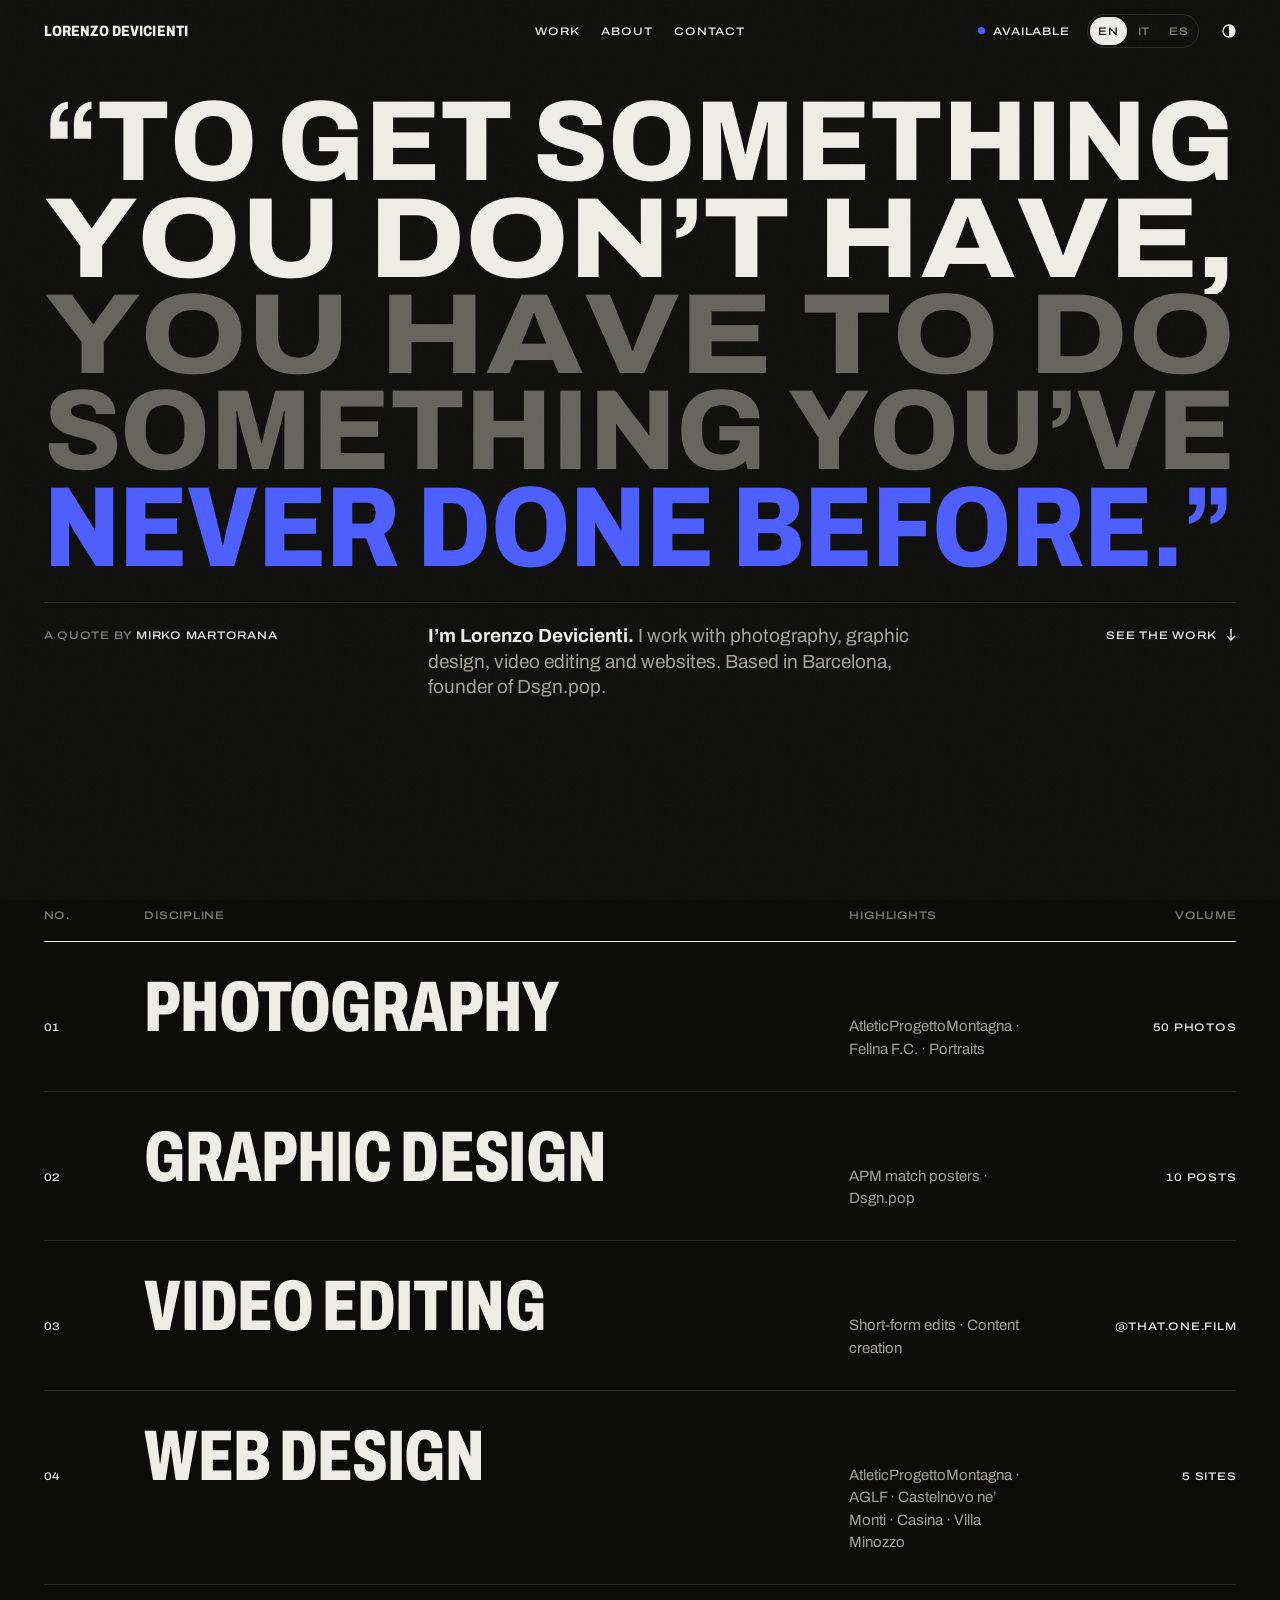
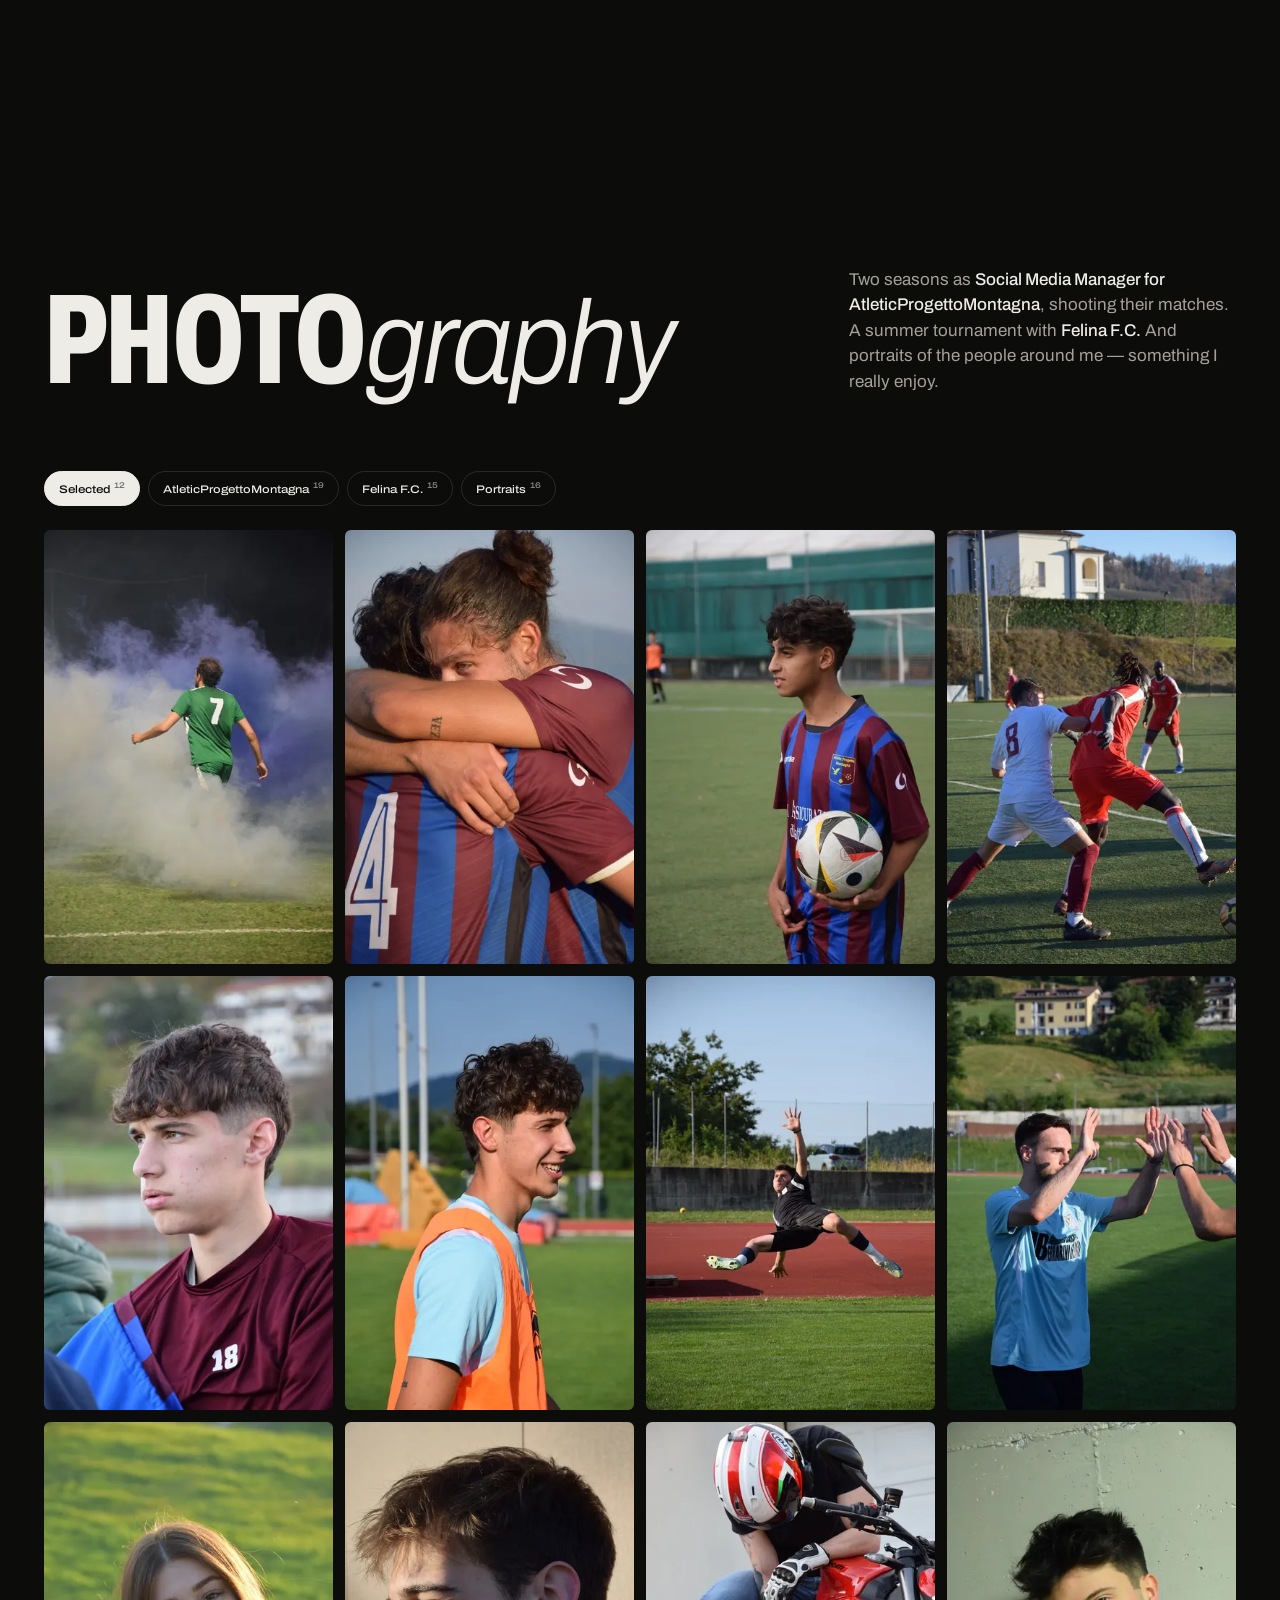
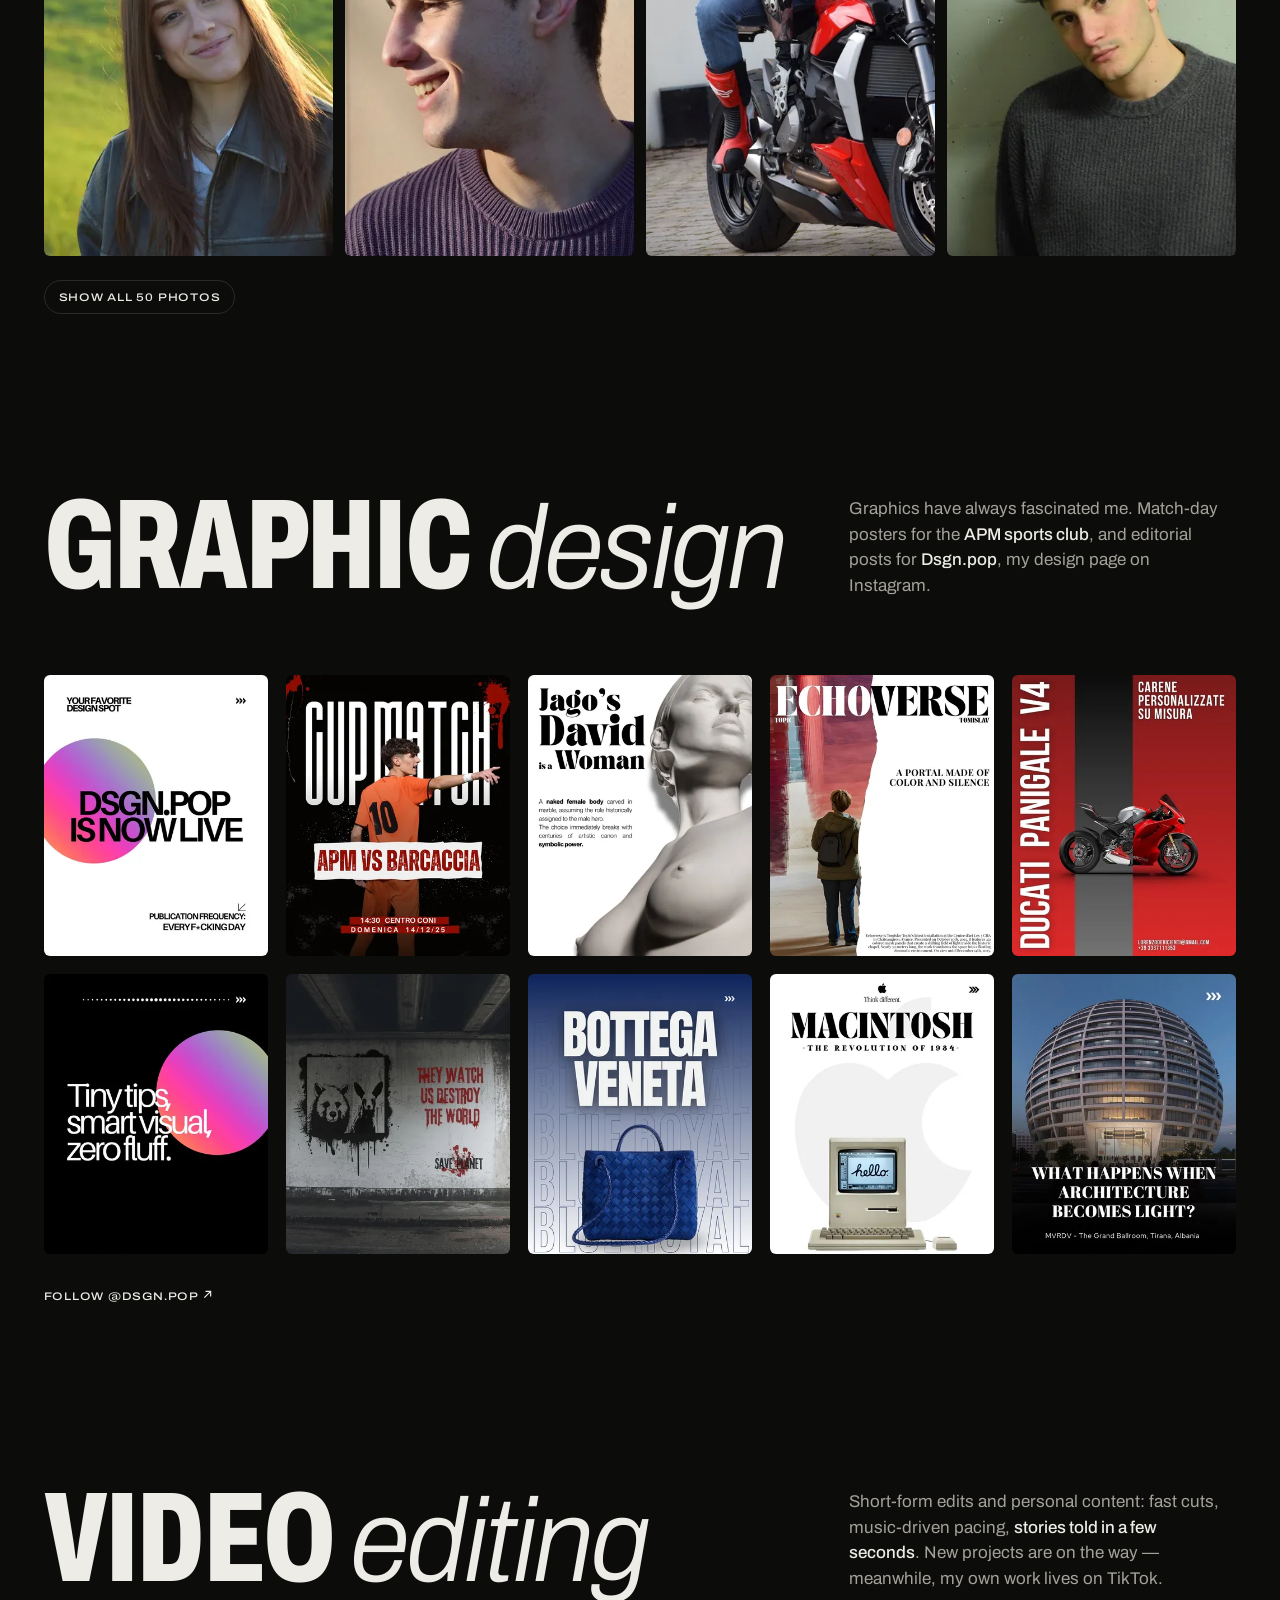
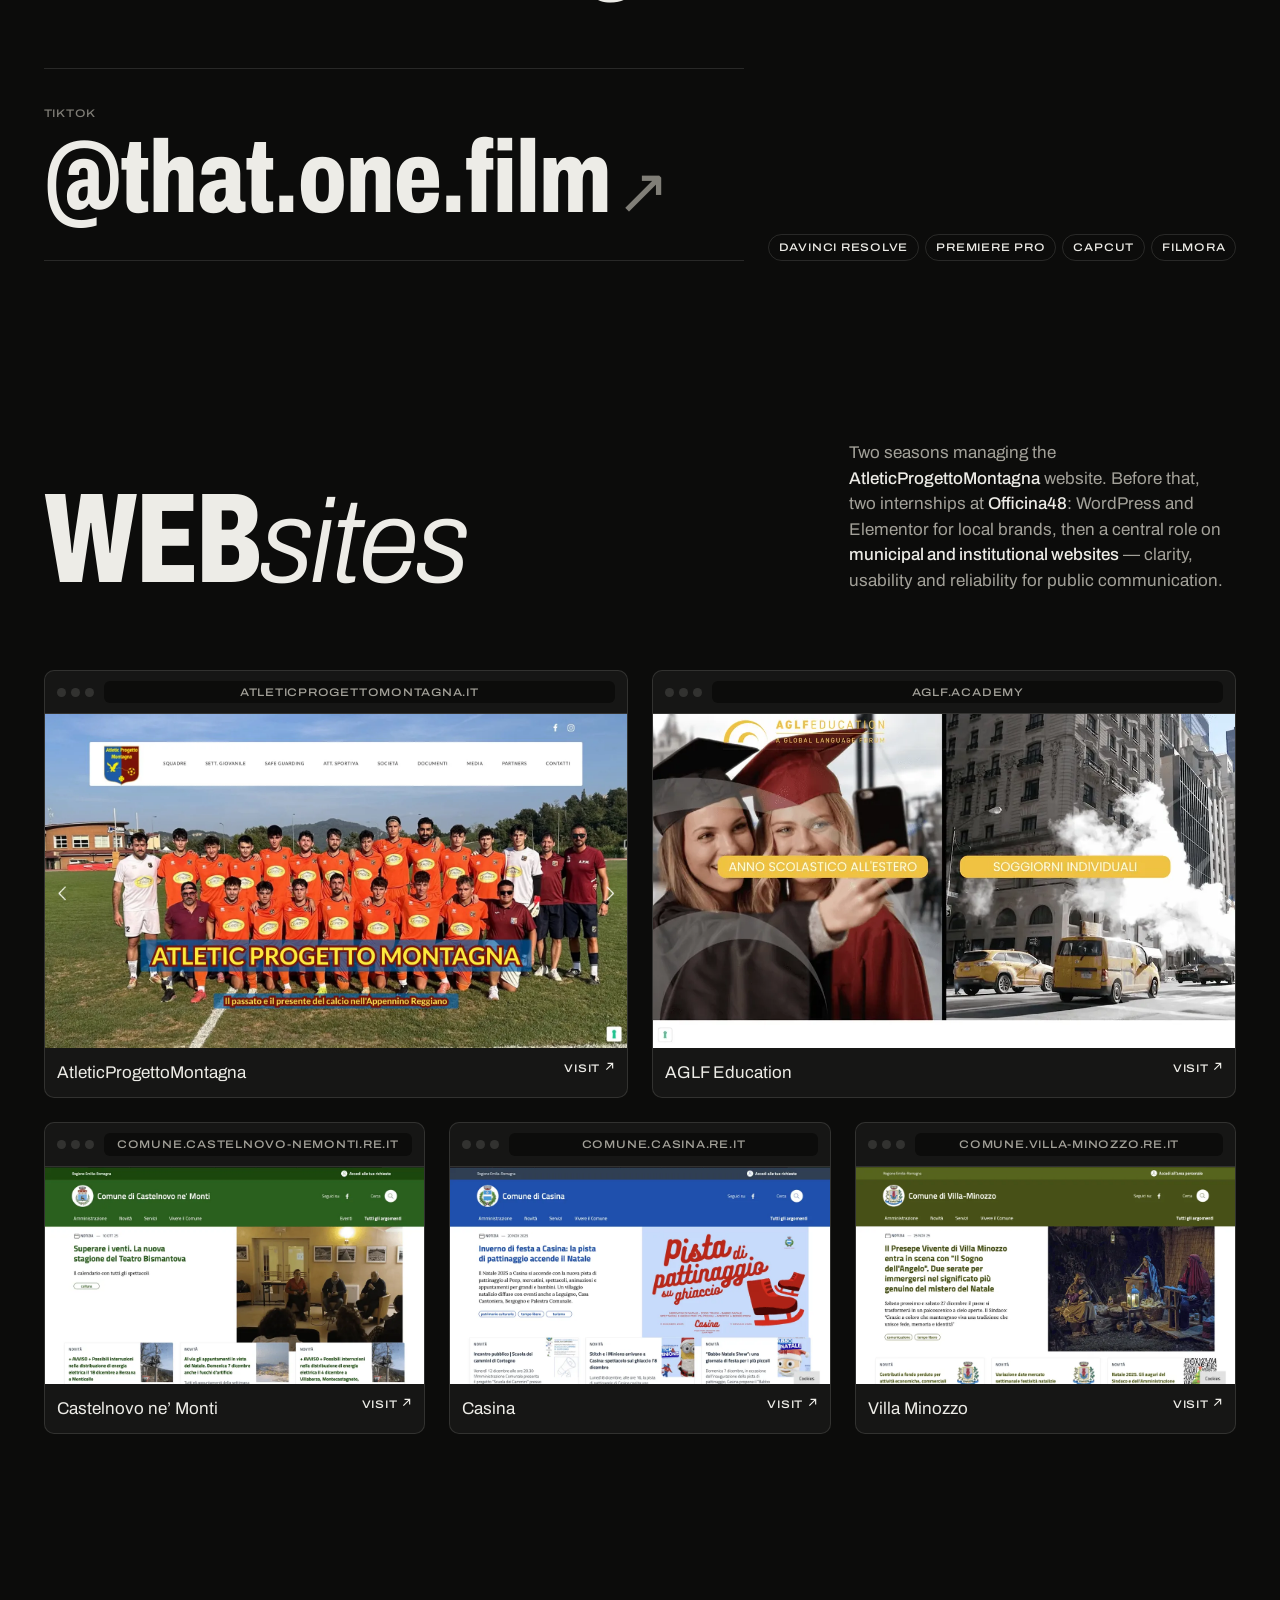
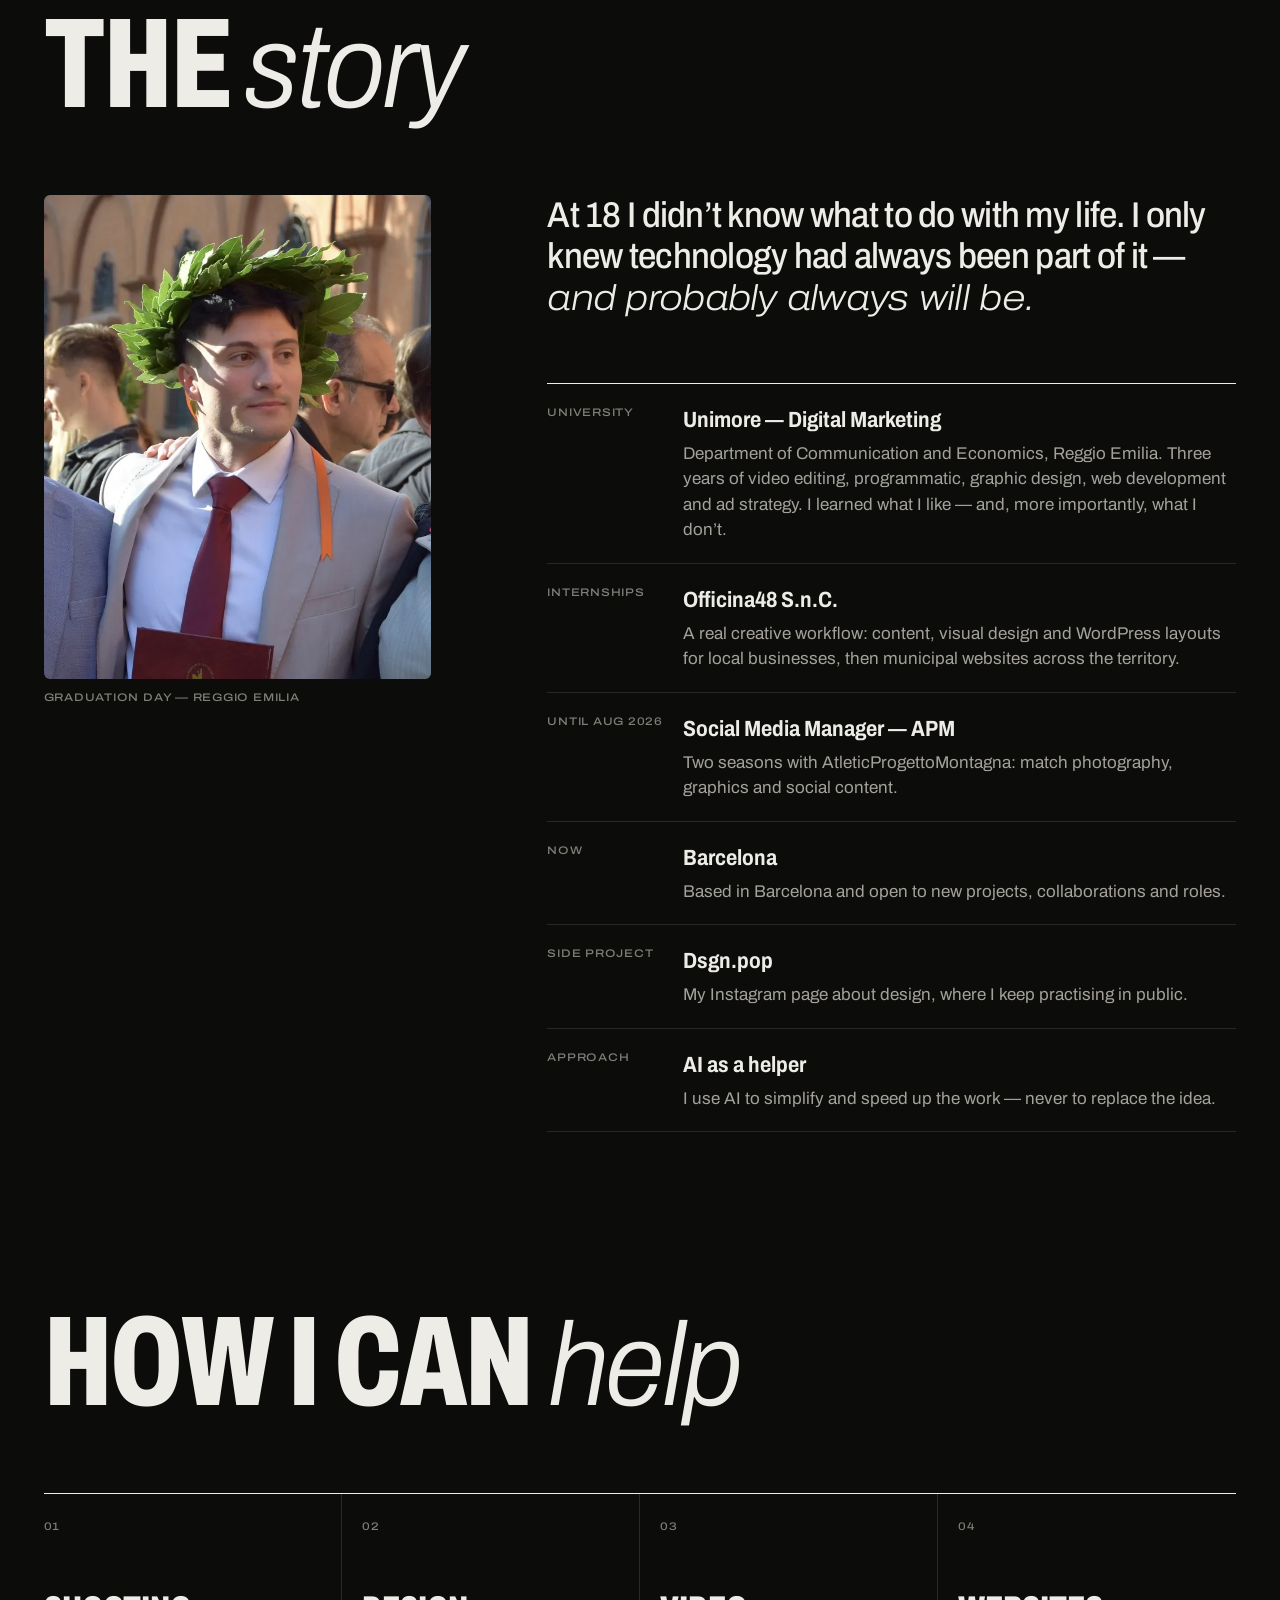
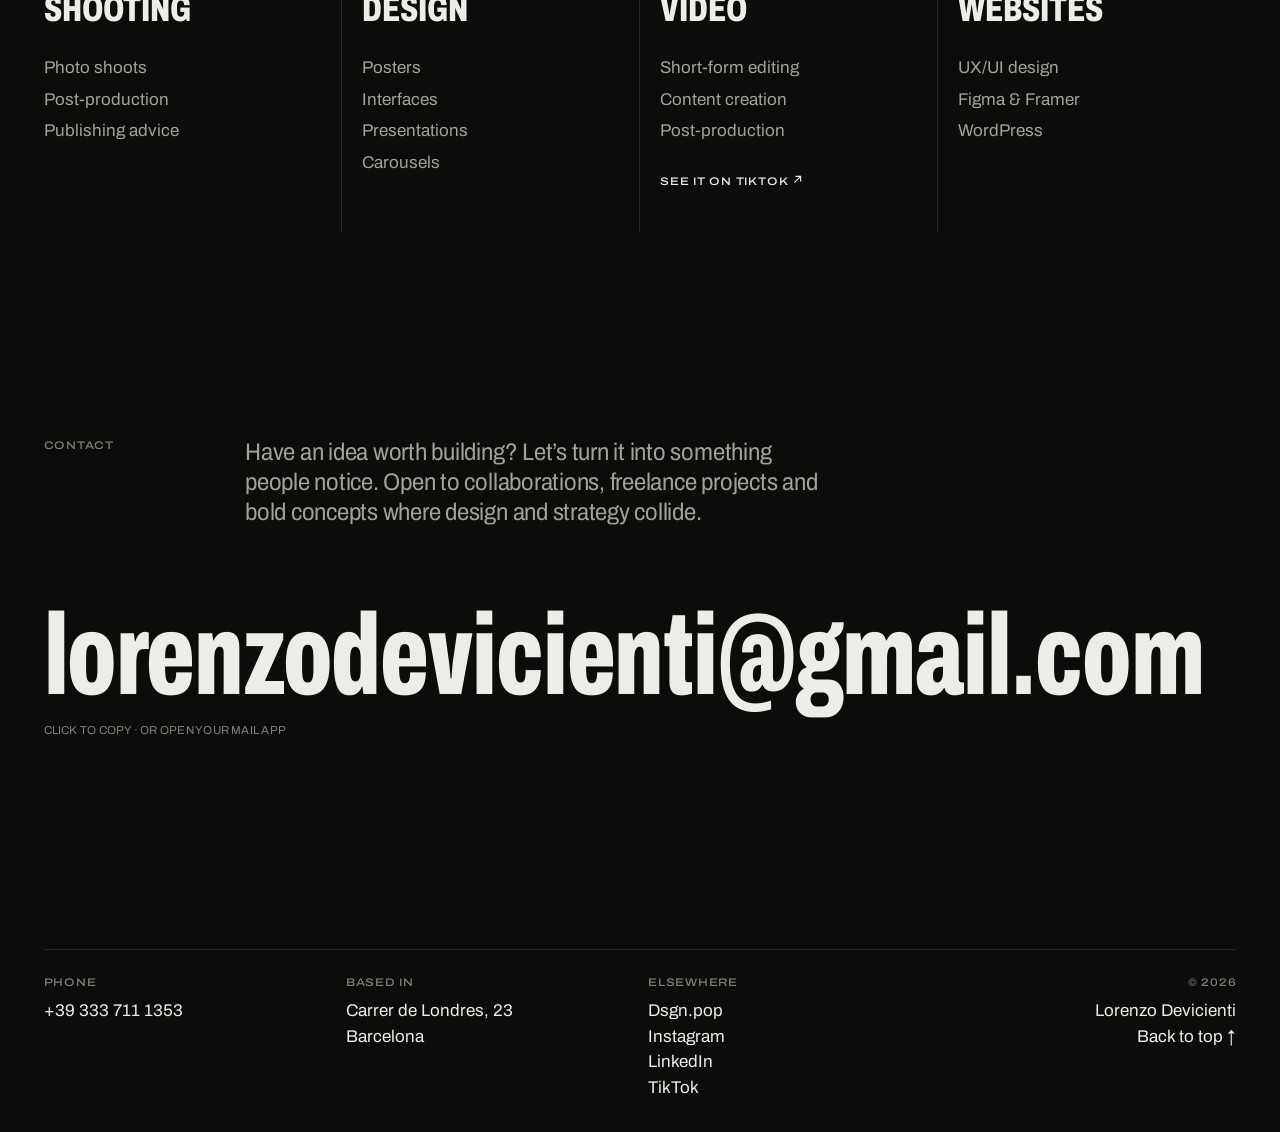
<file: index.html>
<!doctype html>
<html lang="en" data-t-copied="Email copied. Talk soon!" data-t-light="Switch to light theme" data-t-dark="Switch to dark theme">
<head>
<meta charset="utf-8">
<meta name="viewport" content="width=device-width, initial-scale=1, viewport-fit=cover">
<title>Lorenzo Devicienti · Photo, Graphics, Video & Web</title>
<meta name="description" content="Lorenzo Devicienti: photography, graphic design, video editing and websites, based in Barcelona. Founder of Dsgn.pop.">
<link rel="canonical" href="https://l0renx0.github.io/LorenzoWebSite/">
<link rel="alternate" hreflang="en" href="https://l0renx0.github.io/LorenzoWebSite/">
<link rel="alternate" hreflang="it" href="https://l0renx0.github.io/LorenzoWebSite/it/">
<link rel="alternate" hreflang="es" href="https://l0renx0.github.io/LorenzoWebSite/es/">
<link rel="alternate" hreflang="x-default" href="https://l0renx0.github.io/LorenzoWebSite/">
<meta property="og:type" content="website">
<meta property="og:title" content="Lorenzo Devicienti">
<meta property="og:description" content="Photography, graphic design, video editing and websites, based in Barcelona.">
<meta property="og:image" content="https://l0renx0.github.io/LorenzoWebSite/assets/img/og-image.jpg?v=2">
<meta property="og:image:width" content="1200">
<meta property="og:image:height" content="630">
<meta property="og:image:alt" content="“To get something you don’t have, you have to do something you’ve never done before.” A quote by Mirko Martorana. Lorenzo Devicienti.">
<meta property="og:url" content="https://l0renx0.github.io/LorenzoWebSite/">
<meta property="og:locale" content="en_GB">
<meta name="twitter:card" content="summary_large_image">
<meta name="theme-color" content="#0c0c0b">
<link rel="icon" href="assets/img/favicon.png" type="image/png">
<link rel="preconnect" href="https://fonts.googleapis.com">
<link rel="preconnect" href="https://fonts.gstatic.com" crossorigin>
<link href="https://fonts.googleapis.com/css2?family=Archivo:ital,wdth,wght@0,62..125,100..900;1,62..125,100..900&display=swap" rel="stylesheet">
<link rel="stylesheet" href="assets/css/style.css">
<script src="assets/js/main.js" defer></script>
<script type="application/ld+json">{"@context": "https://schema.org", "@type": "Person", "name": "Lorenzo Devicienti", "url": "https://l0renx0.github.io/LorenzoWebSite/", "image": "https://l0renx0.github.io/LorenzoWebSite/assets/img/og-image.jpg", "jobTitle": "Photographer, graphic designer, video editor and web designer", "address": {"@type": "PostalAddress", "addressLocality": "Barcelona", "addressCountry": "ES"}, "alumniOf": {"@type": "CollegeOrUniversity", "name": "Università di Modena e Reggio Emilia"}, "knowsAbout": ["Photography", "Graphic design", "Video editing", "Web design", "Social media"], "sameAs": ["https://www.instagram.com/dsgn.pop/", "https://www.instagram.com/l0renx0/", "https://www.linkedin.com/in/lorenzo-devicienti-5a5669278/", "https://www.tiktok.com/@that.one.film"]}</script>
</head>
<body>
<a class="skip" href="#top">Skip to content</a>
<header class="bar">
  <a class="bar__name" href="#top">Lorenzo Devicienti</a>
  <nav class="bar__nav mono" aria-label="Main">
    <a href="#index">Work</a><a href="#about">About</a><a href="#contact">Contact</a>
  </nav>
  <div class="bar__meta mono">
    <span><span class="dot" aria-hidden="true"></span>Available</span>
    <nav class="lang" aria-label="Language"><a href="./" hreflang="en" lang="en" title="English" aria-current="true">EN</a><a href="it/" hreflang="it" lang="it" title="Italiano">IT</a><a href="es/" hreflang="es" lang="es" title="Español">ES</a></nav>
    <button class="bar__theme mono" type="button" data-theme-toggle aria-label="Switch to light theme"><svg width="14" height="14" viewBox="0 0 14 14" aria-hidden="true"><circle cx="7" cy="7" r="6" fill="none" stroke="currentColor" stroke-width="1.3"/><path d="M7 1a6 6 0 0 1 0 12z" fill="currentColor"/></svg></button>
    <button class="bar__menu mono" type="button" aria-expanded="false" aria-controls="menu"><span class="bar__menu-open">Menu</span><span class="bar__menu-close">Close</span><svg class="bar__menu-icon" width="18" height="12" viewBox="0 0 18 12" aria-hidden="true"><path class="l1" d="M0 1h18" stroke="currentColor" stroke-width="1.5"/><path class="l2" d="M0 11h18" stroke="currentColor" stroke-width="1.5"/></svg></button>
  </div>
</header>
<nav class="menu" id="menu" aria-label="Menu">
  <ol class="menu__list">
    <li><a href="#photo"><span class="mono">01</span>Photography</a></li>
    <li><a href="#graphics"><span class="mono">02</span>Graphic design</a></li>
    <li><a href="#video"><span class="mono">03</span>Video editing</a></li>
    <li><a href="#web"><span class="mono">04</span>Websites</a></li>
    <li><a href="#about"><span class="mono">05</span>About</a></li>
    <li><a href="#services"><span class="mono">06</span>Services</a></li>
    <li><a href="#contact"><span class="mono">07</span>Contact</a></li>
  </ol>
  <div class="menu__foot mono">
    <a href="https://www.instagram.com/dsgn.pop/" target="_blank" rel="noopener">Dsgn.pop</a>
    <a href="https://www.instagram.com/l0renx0/" target="_blank" rel="noopener">Instagram</a>
    <a href="https://www.linkedin.com/in/lorenzo-devicienti-5a5669278/" target="_blank" rel="noopener">LinkedIn</a>
    <a href="https://www.tiktok.com/@that.one.film" target="_blank" rel="noopener">TikTok</a>
    <button class="menu__theme" type="button" data-theme-toggle><svg width="16" height="16" viewBox="0 0 14 14" aria-hidden="true"><circle cx="7" cy="7" r="6" fill="none" stroke="currentColor" stroke-width="1.3"/><path d="M7 1a6 6 0 0 1 0 12z" fill="currentColor"/></svg></button>
  </div>
</nav>

<main id="top">
  <section class="motto" aria-label="Motto">
    <blockquote class="motto__text">
      <span class="sr-only">“To get something you don’t have, you have to do something you’ve never done before.”</span>
      <span class="motto__line motto__line--w" aria-hidden="true">“To get something</span>
      <span class="motto__line motto__line--w" aria-hidden="true">you don’t have,</span>
      <span class="motto__line motto__line--w motto__line--dim" aria-hidden="true">you have to do</span>
      <span class="motto__line motto__line--w motto__line--dim" aria-hidden="true">something you’ve</span>
      <span class="motto__line motto__line--w motto__line--accent" aria-hidden="true">never done before.”</span>
      <span class="motto__line motto__line--n" aria-hidden="true">“To get</span>
      <span class="motto__line motto__line--n" aria-hidden="true">something</span>
      <span class="motto__line motto__line--n" aria-hidden="true">you don’t</span>
      <span class="motto__line motto__line--n" aria-hidden="true">have,</span>
      <span class="motto__line motto__line--n motto__line--dim" aria-hidden="true">you have</span>
      <span class="motto__line motto__line--n motto__line--dim" aria-hidden="true">to do</span>
      <span class="motto__line motto__line--n motto__line--dim" aria-hidden="true">something</span>
      <span class="motto__line motto__line--n motto__line--dim" aria-hidden="true">you’ve</span>
      <span class="motto__line motto__line--n motto__line--accent" aria-hidden="true">never done</span>
      <span class="motto__line motto__line--n motto__line--accent" aria-hidden="true">before.”</span>
    </blockquote>
    <div class="motto__foot">
      <p class="motto__cite mono">A quote by <cite>Mirko Martorana</cite></p>
      <h1 class="motto__intro"><strong>I’m Lorenzo Devicienti.</strong> I work with photography, graphic design, video editing and websites. Based in Barcelona, founder of Dsgn.pop.</h1>
      <a class="mono motto__cta" href="#index">See the work <svg width="10" height="12" viewBox="0 0 10 12" aria-hidden="true"><path d="M5 0v11M1 7l4 4 4-4" fill="none" stroke="currentColor" stroke-width="1.4"/></svg></a>
    </div>
  </section>

  <section class="index" id="index" aria-labelledby="index-title">
    <h2 class="sr-only" id="index-title">Selected work</h2>
    <div class="index__head mono dim" aria-hidden="true"><span>No.</span><span>Discipline</span><span>Highlights</span><span>Volume</span></div>
    <a class="row" href="#photo" data-key="photo"><span class="row__n mono">01</span><span class="row__t">Photography</span><span class="row__d">AtleticProgettoMontagna · Felina F.C. · Portraits</span><span class="row__c mono">50 photos</span></a>
    <a class="row" href="#graphics" data-key="graphics"><span class="row__n mono">02</span><span class="row__t">Graphic design</span><span class="row__d">APM match posters · Dsgn.pop</span><span class="row__c mono">10 posts</span></a>
    <a class="row" href="#video" data-key="video"><span class="row__n mono">03</span><span class="row__t">Video editing</span><span class="row__d">Short-form edits · Content creation</span><span class="row__c mono">@that.one.film</span></a>
    <a class="row" href="#web" data-key="web"><span class="row__n mono">04</span><span class="row__t">Web design</span><span class="row__d">AtleticProgettoMontagna · AGLF · Castelnovo ne’ Monti · Casina · Villa Minozzo</span><span class="row__c mono">5 sites</span></a>
  </section>

  <section class="chapter" id="photo" aria-labelledby="photo-title">
    <header class="chapter__head rv">
      <h2 class="chapter__title" id="photo-title">Photo<span class="serif">graphy</span></h2>
      <p class="chapter__lede">Two seasons as <strong>Social Media Manager for AtleticProgettoMontagna</strong>, shooting their matches. A summer tournament with <strong>Felina F.C.</strong> And portraits of the people around me — something I really enjoy.</p>
    </header>
    <div class="filters mono" role="group" aria-label="Filter photos">
      <button class="chip" data-filter="all" aria-pressed="true">Selected<sup>12</sup></button>
      <button class="chip" data-filter="apm" aria-pressed="false">AtleticProgettoMontagna<sup>19</sup></button>
      <button class="chip" data-filter="felina" aria-pressed="false">Felina F.C.<sup>15</sup></button>
      <button class="chip" data-filter="portraits" aria-pressed="false">Portraits<sup>16</sup></button>
    </div>
    <div class="gallery">
        <figure data-series="felina" data-pick="1" tabindex="0"><img src="assets/img/6fBj17zaMwa7RxseziaWEU474.jpg" srcset="assets/img/opt/6fBj17zaMwa7RxseziaWEU474-400.webp 400w, assets/img/opt/6fBj17zaMwa7RxseziaWEU474-683.webp 683w" sizes="(max-width: 560px) 50vw, (max-width: 1100px) 33vw, 25vw" data-full="assets/img/opt/6fBj17zaMwa7RxseziaWEU474-683.webp" alt="Felina F.C. — photo 4" width="683" height="1024" loading="lazy" decoding="async"><figcaption class="mono">Felina F.C.</figcaption></figure>
        <figure data-series="apm" data-pick="1" tabindex="0"><img src="assets/img/FcLfpHtsbJPp8jdbuigGwRnVPko.jpg" srcset="assets/img/opt/FcLfpHtsbJPp8jdbuigGwRnVPko-400.webp 400w, assets/img/opt/FcLfpHtsbJPp8jdbuigGwRnVPko-683.webp 683w" sizes="(max-width: 560px) 50vw, (max-width: 1100px) 33vw, 25vw" data-full="assets/img/opt/FcLfpHtsbJPp8jdbuigGwRnVPko-683.webp" alt="AtleticProgettoMontagna — photo 6" width="683" height="1024" loading="lazy" decoding="async"><figcaption class="mono">AtleticProgettoMontagna</figcaption></figure>
        <figure data-series="portraits" data-pick="1" tabindex="0"><img src="assets/img/AusNVAGb5uFXEwEf2JIXsk5Nj90.jpg" srcset="assets/img/opt/AusNVAGb5uFXEwEf2JIXsk5Nj90-400.webp 400w, assets/img/opt/AusNVAGb5uFXEwEf2JIXsk5Nj90-683.webp 683w" sizes="(max-width: 560px) 50vw, (max-width: 1100px) 33vw, 25vw" data-full="assets/img/opt/AusNVAGb5uFXEwEf2JIXsk5Nj90-683.webp" alt="Portraits — photo 1" width="683" height="1024" loading="lazy" decoding="async"><figcaption class="mono">Portraits</figcaption></figure>
        <figure data-series="apm" data-pick="1" tabindex="0"><img src="assets/img/RuSgDBYhIHaw12oly2AP74kYsFE.jpg" srcset="assets/img/opt/RuSgDBYhIHaw12oly2AP74kYsFE-400.webp 400w, assets/img/opt/RuSgDBYhIHaw12oly2AP74kYsFE-683.webp 683w" sizes="(max-width: 560px) 50vw, (max-width: 1100px) 33vw, 25vw" data-full="assets/img/opt/RuSgDBYhIHaw12oly2AP74kYsFE-683.webp" alt="AtleticProgettoMontagna — photo 7" width="683" height="1024" loading="lazy" decoding="async"><figcaption class="mono">AtleticProgettoMontagna</figcaption></figure>
        <figure data-series="felina" data-pick="1" tabindex="0"><img src="assets/img/nPoLp6cwEOBppzmMoVZIzKC4KiU.jpg" srcset="assets/img/opt/nPoLp6cwEOBppzmMoVZIzKC4KiU-400.webp 400w, assets/img/opt/nPoLp6cwEOBppzmMoVZIzKC4KiU-683.webp 683w" sizes="(max-width: 560px) 50vw, (max-width: 1100px) 33vw, 25vw" data-full="assets/img/opt/nPoLp6cwEOBppzmMoVZIzKC4KiU-683.webp" alt="Felina F.C. — photo 2" width="683" height="1024" loading="lazy" decoding="async"><figcaption class="mono">Felina F.C.</figcaption></figure>
        <figure data-series="portraits" data-pick="1" tabindex="0"><img src="assets/img/SbxntRZnTX4uV2RfLePbaVRD08s.jpg" srcset="assets/img/opt/SbxntRZnTX4uV2RfLePbaVRD08s-400.webp 400w, assets/img/opt/SbxntRZnTX4uV2RfLePbaVRD08s-683.webp 683w" sizes="(max-width: 560px) 50vw, (max-width: 1100px) 33vw, 25vw" data-full="assets/img/opt/SbxntRZnTX4uV2RfLePbaVRD08s-683.webp" alt="Portraits — photo 6" width="683" height="1024" loading="lazy" decoding="async"><figcaption class="mono">Portraits</figcaption></figure>
        <figure data-series="apm" data-pick="1" tabindex="0"><img src="assets/img/uUdWxz5QYfY6dfYP0lmHK5zYL0.jpg" srcset="assets/img/opt/uUdWxz5QYfY6dfYP0lmHK5zYL0-400.webp 400w, assets/img/opt/uUdWxz5QYfY6dfYP0lmHK5zYL0-683.webp 683w" sizes="(max-width: 560px) 50vw, (max-width: 1100px) 33vw, 25vw" data-full="assets/img/opt/uUdWxz5QYfY6dfYP0lmHK5zYL0-683.webp" alt="AtleticProgettoMontagna — photo 11" width="683" height="1024" loading="lazy" decoding="async"><figcaption class="mono">AtleticProgettoMontagna</figcaption></figure>
        <figure data-series="felina" data-pick="1" tabindex="0"><img src="assets/img/Qj9CLRh7ycOmwOgLQtfN2WmURDg.jpg" srcset="assets/img/opt/Qj9CLRh7ycOmwOgLQtfN2WmURDg-400.webp 400w, assets/img/opt/Qj9CLRh7ycOmwOgLQtfN2WmURDg-683.webp 683w" sizes="(max-width: 560px) 50vw, (max-width: 1100px) 33vw, 25vw" data-full="assets/img/opt/Qj9CLRh7ycOmwOgLQtfN2WmURDg-683.webp" alt="Felina F.C. — photo 9" width="683" height="1024" loading="lazy" decoding="async"><figcaption class="mono">Felina F.C.</figcaption></figure>
        <figure data-series="portraits" data-pick="1" tabindex="0"><img src="assets/img/WOUz52KrQMLG4CWbRkoxtRhc0.jpg" srcset="assets/img/opt/WOUz52KrQMLG4CWbRkoxtRhc0-400.webp 400w, assets/img/opt/WOUz52KrQMLG4CWbRkoxtRhc0-683.webp 683w" sizes="(max-width: 560px) 50vw, (max-width: 1100px) 33vw, 25vw" data-full="assets/img/opt/WOUz52KrQMLG4CWbRkoxtRhc0-683.webp" alt="Portraits — photo 11" width="683" height="1024" loading="lazy" decoding="async"><figcaption class="mono">Portraits</figcaption></figure>
        <figure data-series="apm" data-pick="1" tabindex="0"><img src="assets/img/BkpBZQdYfFiUFGwlvuUmCUlPLs.jpg" srcset="assets/img/opt/BkpBZQdYfFiUFGwlvuUmCUlPLs-400.webp 400w, assets/img/opt/BkpBZQdYfFiUFGwlvuUmCUlPLs-683.webp 683w" sizes="(max-width: 560px) 50vw, (max-width: 1100px) 33vw, 25vw" data-full="assets/img/opt/BkpBZQdYfFiUFGwlvuUmCUlPLs-683.webp" alt="AtleticProgettoMontagna — photo 17" width="683" height="1024" loading="lazy" decoding="async"><figcaption class="mono">AtleticProgettoMontagna</figcaption></figure>
        <figure data-series="felina" data-pick="1" tabindex="0"><img src="assets/img/fMpP6RPW21snJr9sE1zEwDLcyzM.jpg" srcset="assets/img/opt/fMpP6RPW21snJr9sE1zEwDLcyzM-400.webp 400w, assets/img/opt/fMpP6RPW21snJr9sE1zEwDLcyzM-683.webp 683w" sizes="(max-width: 560px) 50vw, (max-width: 1100px) 33vw, 25vw" data-full="assets/img/opt/fMpP6RPW21snJr9sE1zEwDLcyzM-683.webp" alt="Felina F.C. — photo 7" width="683" height="1024" loading="lazy" decoding="async"><figcaption class="mono">Felina F.C.</figcaption></figure>
        <figure data-series="portraits" data-pick="1" tabindex="0"><img src="assets/img/ne73Ra6lF0WE50E0T7vrylgxI8.jpg" srcset="assets/img/opt/ne73Ra6lF0WE50E0T7vrylgxI8-400.webp 400w, assets/img/opt/ne73Ra6lF0WE50E0T7vrylgxI8-683.webp 683w" sizes="(max-width: 560px) 50vw, (max-width: 1100px) 33vw, 25vw" data-full="assets/img/opt/ne73Ra6lF0WE50E0T7vrylgxI8-683.webp" alt="Portraits — photo 5" width="683" height="1024" loading="lazy" decoding="async"><figcaption class="mono">Portraits</figcaption></figure>
        <figure data-series="apm" data-pick="0" tabindex="0"><img src="assets/img/bvqRJ93u7xq963mejcVIYYrbkQ.jpg" srcset="assets/img/opt/bvqRJ93u7xq963mejcVIYYrbkQ-400.webp 400w, assets/img/opt/bvqRJ93u7xq963mejcVIYYrbkQ-701.webp 701w" sizes="(max-width: 560px) 50vw, (max-width: 1100px) 33vw, 25vw" data-full="assets/img/opt/bvqRJ93u7xq963mejcVIYYrbkQ-701.webp" alt="AtleticProgettoMontagna — photo 1" width="701" height="1024" loading="lazy" decoding="async"><figcaption class="mono">AtleticProgettoMontagna</figcaption></figure>
        <figure data-series="apm" data-pick="0" tabindex="0"><img src="assets/img/VYCmOlJEfKsJrT64WwgblFS0bRo.jpg" srcset="assets/img/opt/VYCmOlJEfKsJrT64WwgblFS0bRo-400.webp 400w, assets/img/opt/VYCmOlJEfKsJrT64WwgblFS0bRo-683.webp 683w" sizes="(max-width: 560px) 50vw, (max-width: 1100px) 33vw, 25vw" data-full="assets/img/opt/VYCmOlJEfKsJrT64WwgblFS0bRo-683.webp" alt="AtleticProgettoMontagna — photo 2" width="683" height="1024" loading="lazy" decoding="async"><figcaption class="mono">AtleticProgettoMontagna</figcaption></figure>
        <figure data-series="apm" data-pick="0" tabindex="0"><img src="assets/img/s4PfRLGwhx5XBLo5GjPt0Pc6xt8.jpg" srcset="assets/img/opt/s4PfRLGwhx5XBLo5GjPt0Pc6xt8-400.webp 400w, assets/img/opt/s4PfRLGwhx5XBLo5GjPt0Pc6xt8-636.webp 636w" sizes="(max-width: 560px) 50vw, (max-width: 1100px) 33vw, 25vw" data-full="assets/img/opt/s4PfRLGwhx5XBLo5GjPt0Pc6xt8-636.webp" alt="AtleticProgettoMontagna — photo 3" width="636" height="1024" loading="lazy" decoding="async"><figcaption class="mono">AtleticProgettoMontagna</figcaption></figure>
        <figure data-series="apm" data-pick="0" tabindex="0"><img src="assets/img/xI3OAFQQiUtmQUKlNnTGipWsn9w.jpg" srcset="assets/img/opt/xI3OAFQQiUtmQUKlNnTGipWsn9w-400.webp 400w, assets/img/opt/xI3OAFQQiUtmQUKlNnTGipWsn9w-658.webp 658w" sizes="(max-width: 560px) 50vw, (max-width: 1100px) 33vw, 25vw" data-full="assets/img/opt/xI3OAFQQiUtmQUKlNnTGipWsn9w-658.webp" alt="AtleticProgettoMontagna — photo 4" width="658" height="1024" loading="lazy" decoding="async"><figcaption class="mono">AtleticProgettoMontagna</figcaption></figure>
        <figure data-series="apm" data-pick="0" tabindex="0"><img src="assets/img/LnxemSQuETHjhwmRGtZLN9I3UA.jpg" srcset="assets/img/opt/LnxemSQuETHjhwmRGtZLN9I3UA-400.webp 400w, assets/img/opt/LnxemSQuETHjhwmRGtZLN9I3UA-680.webp 680w" sizes="(max-width: 560px) 50vw, (max-width: 1100px) 33vw, 25vw" data-full="assets/img/opt/LnxemSQuETHjhwmRGtZLN9I3UA-680.webp" alt="AtleticProgettoMontagna — photo 5" width="680" height="1024" loading="lazy" decoding="async"><figcaption class="mono">AtleticProgettoMontagna</figcaption></figure>
        <figure data-series="apm" data-pick="0" tabindex="0"><img src="assets/img/rmQJQxmoYeUbl0EhX2FesCeBEI4.jpg" srcset="assets/img/opt/rmQJQxmoYeUbl0EhX2FesCeBEI4-400.webp 400w, assets/img/opt/rmQJQxmoYeUbl0EhX2FesCeBEI4-639.webp 639w" sizes="(max-width: 560px) 50vw, (max-width: 1100px) 33vw, 25vw" data-full="assets/img/opt/rmQJQxmoYeUbl0EhX2FesCeBEI4-639.webp" alt="AtleticProgettoMontagna — photo 8" width="639" height="1024" loading="lazy" decoding="async"><figcaption class="mono">AtleticProgettoMontagna</figcaption></figure>
        <figure data-series="apm" data-pick="0" tabindex="0"><img src="assets/img/zHvepzNq4BnzDoGMGCjYmtjBUog.jpg" srcset="assets/img/opt/zHvepzNq4BnzDoGMGCjYmtjBUog-400.webp 400w, assets/img/opt/zHvepzNq4BnzDoGMGCjYmtjBUog-683.webp 683w" sizes="(max-width: 560px) 50vw, (max-width: 1100px) 33vw, 25vw" data-full="assets/img/opt/zHvepzNq4BnzDoGMGCjYmtjBUog-683.webp" alt="AtleticProgettoMontagna — photo 9" width="683" height="1024" loading="lazy" decoding="async"><figcaption class="mono">AtleticProgettoMontagna</figcaption></figure>
        <figure data-series="apm" data-pick="0" tabindex="0"><img src="assets/img/fu0bbY0WxeMDTpL8WMBikokXhQ.jpg" srcset="assets/img/opt/fu0bbY0WxeMDTpL8WMBikokXhQ-400.webp 400w, assets/img/opt/fu0bbY0WxeMDTpL8WMBikokXhQ-683.webp 683w" sizes="(max-width: 560px) 50vw, (max-width: 1100px) 33vw, 25vw" data-full="assets/img/opt/fu0bbY0WxeMDTpL8WMBikokXhQ-683.webp" alt="AtleticProgettoMontagna — photo 10" width="683" height="1024" loading="lazy" decoding="async"><figcaption class="mono">AtleticProgettoMontagna</figcaption></figure>
        <figure data-series="apm" data-pick="0" tabindex="0"><img src="assets/img/O4gI7QxmeBNGidqQEFTjXHoxRE.jpg" srcset="assets/img/opt/O4gI7QxmeBNGidqQEFTjXHoxRE-400.webp 400w, assets/img/opt/O4gI7QxmeBNGidqQEFTjXHoxRE-650.webp 650w" sizes="(max-width: 560px) 50vw, (max-width: 1100px) 33vw, 25vw" data-full="assets/img/opt/O4gI7QxmeBNGidqQEFTjXHoxRE-650.webp" alt="AtleticProgettoMontagna — photo 12" width="650" height="1024" loading="lazy" decoding="async"><figcaption class="mono">AtleticProgettoMontagna</figcaption></figure>
        <figure data-series="apm" data-pick="0" tabindex="0"><img src="assets/img/axpCfyaPeNH4HIGMlqe1U5aOfeM.jpg" srcset="assets/img/opt/axpCfyaPeNH4HIGMlqe1U5aOfeM-400.webp 400w, assets/img/opt/axpCfyaPeNH4HIGMlqe1U5aOfeM-713.webp 713w" sizes="(max-width: 560px) 50vw, (max-width: 1100px) 33vw, 25vw" data-full="assets/img/opt/axpCfyaPeNH4HIGMlqe1U5aOfeM-713.webp" alt="AtleticProgettoMontagna — photo 13" width="713" height="1024" loading="lazy" decoding="async"><figcaption class="mono">AtleticProgettoMontagna</figcaption></figure>
        <figure data-series="apm" data-pick="0" tabindex="0"><img src="assets/img/DIsjEmri9u82BgBE8LUjH4BCyw.jpg" srcset="assets/img/opt/DIsjEmri9u82BgBE8LUjH4BCyw-400.webp 400w, assets/img/opt/DIsjEmri9u82BgBE8LUjH4BCyw-589.webp 589w" sizes="(max-width: 560px) 50vw, (max-width: 1100px) 33vw, 25vw" data-full="assets/img/opt/DIsjEmri9u82BgBE8LUjH4BCyw-589.webp" alt="AtleticProgettoMontagna — photo 14" width="589" height="1024" loading="lazy" decoding="async"><figcaption class="mono">AtleticProgettoMontagna</figcaption></figure>
        <figure data-series="apm" data-pick="0" tabindex="0"><img src="assets/img/Wi7zMwrRYTiTFG7V5sexU4GcpA.jpg" srcset="assets/img/opt/Wi7zMwrRYTiTFG7V5sexU4GcpA-400.webp 400w, assets/img/opt/Wi7zMwrRYTiTFG7V5sexU4GcpA-683.webp 683w" sizes="(max-width: 560px) 50vw, (max-width: 1100px) 33vw, 25vw" data-full="assets/img/opt/Wi7zMwrRYTiTFG7V5sexU4GcpA-683.webp" alt="AtleticProgettoMontagna — photo 15" width="683" height="1024" loading="lazy" decoding="async"><figcaption class="mono">AtleticProgettoMontagna</figcaption></figure>
        <figure data-series="apm" data-pick="0" tabindex="0"><img src="assets/img/L2S4VwNoy72qdRS8FPBR2iCwkaY.jpg" srcset="assets/img/opt/L2S4VwNoy72qdRS8FPBR2iCwkaY-400.webp 400w, assets/img/opt/L2S4VwNoy72qdRS8FPBR2iCwkaY-683.webp 683w" sizes="(max-width: 560px) 50vw, (max-width: 1100px) 33vw, 25vw" data-full="assets/img/opt/L2S4VwNoy72qdRS8FPBR2iCwkaY-683.webp" alt="AtleticProgettoMontagna — photo 16" width="683" height="1024" loading="lazy" decoding="async"><figcaption class="mono">AtleticProgettoMontagna</figcaption></figure>
        <figure data-series="apm" data-pick="0" tabindex="0"><img src="assets/img/sxsVodTjiCmawAfFwKfPjAyxRTE.jpg" srcset="assets/img/opt/sxsVodTjiCmawAfFwKfPjAyxRTE-400.webp 400w, assets/img/opt/sxsVodTjiCmawAfFwKfPjAyxRTE-683.webp 683w" sizes="(max-width: 560px) 50vw, (max-width: 1100px) 33vw, 25vw" data-full="assets/img/opt/sxsVodTjiCmawAfFwKfPjAyxRTE-683.webp" alt="AtleticProgettoMontagna — photo 18" width="683" height="1024" loading="lazy" decoding="async"><figcaption class="mono">AtleticProgettoMontagna</figcaption></figure>
        <figure data-series="apm" data-pick="0" tabindex="0"><img src="assets/img/gT2aD3sXHqG7Us2sXseg1zVCeo.jpg" srcset="assets/img/opt/gT2aD3sXHqG7Us2sXseg1zVCeo-400.webp 400w, assets/img/opt/gT2aD3sXHqG7Us2sXseg1zVCeo-683.webp 683w" sizes="(max-width: 560px) 50vw, (max-width: 1100px) 33vw, 25vw" data-full="assets/img/opt/gT2aD3sXHqG7Us2sXseg1zVCeo-683.webp" alt="AtleticProgettoMontagna — photo 19" width="683" height="1024" loading="lazy" decoding="async"><figcaption class="mono">AtleticProgettoMontagna</figcaption></figure>
        <figure data-series="felina" data-pick="0" tabindex="0"><img src="assets/img/MHoNQT3LotdAk2hjhufMr8pLNwQ.jpg" srcset="assets/img/opt/MHoNQT3LotdAk2hjhufMr8pLNwQ-400.webp 400w, assets/img/opt/MHoNQT3LotdAk2hjhufMr8pLNwQ-678.webp 678w" sizes="(max-width: 560px) 50vw, (max-width: 1100px) 33vw, 25vw" data-full="assets/img/opt/MHoNQT3LotdAk2hjhufMr8pLNwQ-678.webp" alt="Felina F.C. — photo 1" width="678" height="1024" loading="lazy" decoding="async"><figcaption class="mono">Felina F.C.</figcaption></figure>
        <figure data-series="felina" data-pick="0" tabindex="0"><img src="assets/img/Lbc11yQr9zYYbW7Z2RobaUzbdhU.jpg" srcset="assets/img/opt/Lbc11yQr9zYYbW7Z2RobaUzbdhU-400.webp 400w, assets/img/opt/Lbc11yQr9zYYbW7Z2RobaUzbdhU-683.webp 683w" sizes="(max-width: 560px) 50vw, (max-width: 1100px) 33vw, 25vw" data-full="assets/img/opt/Lbc11yQr9zYYbW7Z2RobaUzbdhU-683.webp" alt="Felina F.C. — photo 3" width="683" height="1024" loading="lazy" decoding="async"><figcaption class="mono">Felina F.C.</figcaption></figure>
        <figure data-series="felina" data-pick="0" tabindex="0"><img src="assets/img/DxAbxiEvuwM8hRX3kC6XNPjY.jpg" srcset="assets/img/opt/DxAbxiEvuwM8hRX3kC6XNPjY-400.webp 400w, assets/img/opt/DxAbxiEvuwM8hRX3kC6XNPjY-683.webp 683w" sizes="(max-width: 560px) 50vw, (max-width: 1100px) 33vw, 25vw" data-full="assets/img/opt/DxAbxiEvuwM8hRX3kC6XNPjY-683.webp" alt="Felina F.C. — photo 5" width="683" height="1024" loading="lazy" decoding="async"><figcaption class="mono">Felina F.C.</figcaption></figure>
        <figure data-series="felina" data-pick="0" tabindex="0"><img src="assets/img/12ouQ426WB8RJHmWIbn8aouKYUE.jpg" srcset="assets/img/opt/12ouQ426WB8RJHmWIbn8aouKYUE-400.webp 400w, assets/img/opt/12ouQ426WB8RJHmWIbn8aouKYUE-683.webp 683w" sizes="(max-width: 560px) 50vw, (max-width: 1100px) 33vw, 25vw" data-full="assets/img/opt/12ouQ426WB8RJHmWIbn8aouKYUE-683.webp" alt="Felina F.C. — photo 6" width="683" height="1024" loading="lazy" decoding="async"><figcaption class="mono">Felina F.C.</figcaption></figure>
        <figure data-series="felina" data-pick="0" tabindex="0"><img src="assets/img/9j9NDzleYJglPDrpDRWruulsKY.jpg" srcset="assets/img/opt/9j9NDzleYJglPDrpDRWruulsKY-400.webp 400w, assets/img/opt/9j9NDzleYJglPDrpDRWruulsKY-683.webp 683w" sizes="(max-width: 560px) 50vw, (max-width: 1100px) 33vw, 25vw" data-full="assets/img/opt/9j9NDzleYJglPDrpDRWruulsKY-683.webp" alt="Felina F.C. — photo 8" width="683" height="1024" loading="lazy" decoding="async"><figcaption class="mono">Felina F.C.</figcaption></figure>
        <figure data-series="felina" data-pick="0" tabindex="0"><img src="assets/img/T1zxechjSW8BguZKFmcLvQpZI.jpg" srcset="assets/img/opt/T1zxechjSW8BguZKFmcLvQpZI-400.webp 400w, assets/img/opt/T1zxechjSW8BguZKFmcLvQpZI-693.webp 693w" sizes="(max-width: 560px) 50vw, (max-width: 1100px) 33vw, 25vw" data-full="assets/img/opt/T1zxechjSW8BguZKFmcLvQpZI-693.webp" alt="Felina F.C. — photo 10" width="693" height="1024" loading="lazy" decoding="async"><figcaption class="mono">Felina F.C.</figcaption></figure>
        <figure data-series="felina" data-pick="0" tabindex="0"><img src="assets/img/eCodcDkCv66hDuaGWm7V1hk8XWU.jpg" srcset="assets/img/opt/eCodcDkCv66hDuaGWm7V1hk8XWU-400.webp 400w, assets/img/opt/eCodcDkCv66hDuaGWm7V1hk8XWU-683.webp 683w" sizes="(max-width: 560px) 50vw, (max-width: 1100px) 33vw, 25vw" data-full="assets/img/opt/eCodcDkCv66hDuaGWm7V1hk8XWU-683.webp" alt="Felina F.C. — photo 11" width="683" height="1024" loading="lazy" decoding="async"><figcaption class="mono">Felina F.C.</figcaption></figure>
        <figure data-series="felina" data-pick="0" tabindex="0"><img src="assets/img/q389Cvh0wKuddCe6d7uSSZ1bnIw.jpg" srcset="assets/img/opt/q389Cvh0wKuddCe6d7uSSZ1bnIw-400.webp 400w, assets/img/opt/q389Cvh0wKuddCe6d7uSSZ1bnIw-683.webp 683w" sizes="(max-width: 560px) 50vw, (max-width: 1100px) 33vw, 25vw" data-full="assets/img/opt/q389Cvh0wKuddCe6d7uSSZ1bnIw-683.webp" alt="Felina F.C. — photo 12" width="683" height="1024" loading="lazy" decoding="async"><figcaption class="mono">Felina F.C.</figcaption></figure>
        <figure data-series="felina" data-pick="0" tabindex="0"><img src="assets/img/FP1dnqI44CXoYAgYTOG3he82EY.jpg" srcset="assets/img/opt/FP1dnqI44CXoYAgYTOG3he82EY-400.webp 400w, assets/img/opt/FP1dnqI44CXoYAgYTOG3he82EY-683.webp 683w" sizes="(max-width: 560px) 50vw, (max-width: 1100px) 33vw, 25vw" data-full="assets/img/opt/FP1dnqI44CXoYAgYTOG3he82EY-683.webp" alt="Felina F.C. — photo 13" width="683" height="1024" loading="lazy" decoding="async"><figcaption class="mono">Felina F.C.</figcaption></figure>
        <figure data-series="felina" data-pick="0" tabindex="0"><img src="assets/img/rjUvp98LSD5IDB3aIBgUdVh23pU.jpg" srcset="assets/img/opt/rjUvp98LSD5IDB3aIBgUdVh23pU-400.webp 400w, assets/img/opt/rjUvp98LSD5IDB3aIBgUdVh23pU-683.webp 683w" sizes="(max-width: 560px) 50vw, (max-width: 1100px) 33vw, 25vw" data-full="assets/img/opt/rjUvp98LSD5IDB3aIBgUdVh23pU-683.webp" alt="Felina F.C. — photo 14" width="683" height="1024" loading="lazy" decoding="async"><figcaption class="mono">Felina F.C.</figcaption></figure>
        <figure data-series="felina" data-pick="0" tabindex="0"><img src="assets/img/Cx9sWtrVruGQqGnvxMOxSlc7qU.jpg" srcset="assets/img/opt/Cx9sWtrVruGQqGnvxMOxSlc7qU-400.webp 400w, assets/img/opt/Cx9sWtrVruGQqGnvxMOxSlc7qU-683.webp 683w" sizes="(max-width: 560px) 50vw, (max-width: 1100px) 33vw, 25vw" data-full="assets/img/opt/Cx9sWtrVruGQqGnvxMOxSlc7qU-683.webp" alt="Felina F.C. — photo 15" width="683" height="1024" loading="lazy" decoding="async"><figcaption class="mono">Felina F.C.</figcaption></figure>
        <figure data-series="portraits" data-pick="0" tabindex="0"><img src="assets/img/hherYNXypWIo2I1Nqfd8CFZeQ4.jpg" srcset="assets/img/opt/hherYNXypWIo2I1Nqfd8CFZeQ4-400.webp 400w, assets/img/opt/hherYNXypWIo2I1Nqfd8CFZeQ4-683.webp 683w" sizes="(max-width: 560px) 50vw, (max-width: 1100px) 33vw, 25vw" data-full="assets/img/opt/hherYNXypWIo2I1Nqfd8CFZeQ4-683.webp" alt="Portraits — photo 2" width="683" height="1024" loading="lazy" decoding="async"><figcaption class="mono">Portraits</figcaption></figure>
        <figure data-series="portraits" data-pick="0" tabindex="0"><img src="assets/img/a46b6R4v5pVAeO3zY8DCwhwogU.jpg" srcset="assets/img/opt/a46b6R4v5pVAeO3zY8DCwhwogU-400.webp 400w, assets/img/opt/a46b6R4v5pVAeO3zY8DCwhwogU-1024.webp 1024w" sizes="(max-width: 560px) 50vw, (max-width: 1100px) 33vw, 25vw" data-full="assets/img/opt/a46b6R4v5pVAeO3zY8DCwhwogU-1024.webp" alt="Portraits — photo 3" width="1024" height="683" loading="lazy" decoding="async"><figcaption class="mono">Portraits</figcaption></figure>
        <figure data-series="portraits" data-pick="0" tabindex="0"><img src="assets/img/QvaPnrYl9gNauPPFQp02fFBP4s.jpg" srcset="assets/img/opt/QvaPnrYl9gNauPPFQp02fFBP4s-400.webp 400w, assets/img/opt/QvaPnrYl9gNauPPFQp02fFBP4s-683.webp 683w" sizes="(max-width: 560px) 50vw, (max-width: 1100px) 33vw, 25vw" data-full="assets/img/opt/QvaPnrYl9gNauPPFQp02fFBP4s-683.webp" alt="Portraits — photo 4" width="683" height="1024" loading="lazy" decoding="async"><figcaption class="mono">Portraits</figcaption></figure>
        <figure data-series="portraits" data-pick="0" tabindex="0"><img src="assets/img/fYcYbK6mgvccrAs7SlmTRU67o0.jpg" srcset="assets/img/opt/fYcYbK6mgvccrAs7SlmTRU67o0-400.webp 400w, assets/img/opt/fYcYbK6mgvccrAs7SlmTRU67o0-683.webp 683w" sizes="(max-width: 560px) 50vw, (max-width: 1100px) 33vw, 25vw" data-full="assets/img/opt/fYcYbK6mgvccrAs7SlmTRU67o0-683.webp" alt="Portraits — photo 7" width="683" height="1024" loading="lazy" decoding="async"><figcaption class="mono">Portraits</figcaption></figure>
        <figure data-series="portraits" data-pick="0" tabindex="0"><img src="assets/img/bj0UqJOYZflFQa15xQ5jiIwZpHY.jpg" srcset="assets/img/opt/bj0UqJOYZflFQa15xQ5jiIwZpHY-400.webp 400w, assets/img/opt/bj0UqJOYZflFQa15xQ5jiIwZpHY-683.webp 683w" sizes="(max-width: 560px) 50vw, (max-width: 1100px) 33vw, 25vw" data-full="assets/img/opt/bj0UqJOYZflFQa15xQ5jiIwZpHY-683.webp" alt="Portraits — photo 8" width="683" height="1024" loading="lazy" decoding="async"><figcaption class="mono">Portraits</figcaption></figure>
        <figure data-series="portraits" data-pick="0" tabindex="0"><img src="assets/img/E2PjphVoMeH4beYCrIM7nA7Y8M.jpg" srcset="assets/img/opt/E2PjphVoMeH4beYCrIM7nA7Y8M-400.webp 400w, assets/img/opt/E2PjphVoMeH4beYCrIM7nA7Y8M-1024.webp 1024w" sizes="(max-width: 560px) 50vw, (max-width: 1100px) 33vw, 25vw" data-full="assets/img/opt/E2PjphVoMeH4beYCrIM7nA7Y8M-1024.webp" alt="Portraits — photo 9" width="1024" height="838" loading="lazy" decoding="async"><figcaption class="mono">Portraits</figcaption></figure>
        <figure data-series="portraits" data-pick="0" tabindex="0"><img src="assets/img/bFPQe3XTmDpPe4bnyjTu0GiWNQ.jpg" srcset="assets/img/opt/bFPQe3XTmDpPe4bnyjTu0GiWNQ-400.webp 400w, assets/img/opt/bFPQe3XTmDpPe4bnyjTu0GiWNQ-683.webp 683w" sizes="(max-width: 560px) 50vw, (max-width: 1100px) 33vw, 25vw" data-full="assets/img/opt/bFPQe3XTmDpPe4bnyjTu0GiWNQ-683.webp" alt="Portraits — photo 10" width="683" height="1024" loading="lazy" decoding="async"><figcaption class="mono">Portraits</figcaption></figure>
        <figure data-series="portraits" data-pick="0" tabindex="0"><img src="assets/img/LnuEEbE0BNSKj0NTUljJqEsLz8.jpg" srcset="assets/img/opt/LnuEEbE0BNSKj0NTUljJqEsLz8-400.webp 400w, assets/img/opt/LnuEEbE0BNSKj0NTUljJqEsLz8-683.webp 683w" sizes="(max-width: 560px) 50vw, (max-width: 1100px) 33vw, 25vw" data-full="assets/img/opt/LnuEEbE0BNSKj0NTUljJqEsLz8-683.webp" alt="Portraits — photo 12" width="683" height="1024" loading="lazy" decoding="async"><figcaption class="mono">Portraits</figcaption></figure>
        <figure data-series="portraits" data-pick="0" tabindex="0"><img src="assets/img/OE5uXNYq9LSix9vycwcqCOUz0rA.jpg" srcset="assets/img/opt/OE5uXNYq9LSix9vycwcqCOUz0rA-400.webp 400w, assets/img/opt/OE5uXNYq9LSix9vycwcqCOUz0rA-683.webp 683w" sizes="(max-width: 560px) 50vw, (max-width: 1100px) 33vw, 25vw" data-full="assets/img/opt/OE5uXNYq9LSix9vycwcqCOUz0rA-683.webp" alt="Portraits — photo 13" width="683" height="1024" loading="lazy" decoding="async"><figcaption class="mono">Portraits</figcaption></figure>
        <figure data-series="portraits" data-pick="0" tabindex="0"><img src="assets/img/Yamxt3lYyBB9QBnwnCBTKRmVE8.jpg" srcset="assets/img/opt/Yamxt3lYyBB9QBnwnCBTKRmVE8-400.webp 400w, assets/img/opt/Yamxt3lYyBB9QBnwnCBTKRmVE8-683.webp 683w" sizes="(max-width: 560px) 50vw, (max-width: 1100px) 33vw, 25vw" data-full="assets/img/opt/Yamxt3lYyBB9QBnwnCBTKRmVE8-683.webp" alt="Portraits — photo 14" width="683" height="1024" loading="lazy" decoding="async"><figcaption class="mono">Portraits</figcaption></figure>
        <figure data-series="portraits" data-pick="0" tabindex="0"><img src="assets/img/YsqMAUlE7XgecpnxFzWS5w0hwE.jpg" srcset="assets/img/opt/YsqMAUlE7XgecpnxFzWS5w0hwE-400.webp 400w, assets/img/opt/YsqMAUlE7XgecpnxFzWS5w0hwE-683.webp 683w" sizes="(max-width: 560px) 50vw, (max-width: 1100px) 33vw, 25vw" data-full="assets/img/opt/YsqMAUlE7XgecpnxFzWS5w0hwE-683.webp" alt="Portraits — photo 15" width="683" height="1024" loading="lazy" decoding="async"><figcaption class="mono">Portraits</figcaption></figure>
        <figure data-series="portraits" data-pick="0" tabindex="0"><img src="assets/img/3vQd5rBr6TjMObr6vwBjMouc.jpg" srcset="assets/img/opt/3vQd5rBr6TjMObr6vwBjMouc-400.webp 400w, assets/img/opt/3vQd5rBr6TjMObr6vwBjMouc-1024.webp 1024w" sizes="(max-width: 560px) 50vw, (max-width: 1100px) 33vw, 25vw" data-full="assets/img/opt/3vQd5rBr6TjMObr6vwBjMouc-1024.webp" alt="Portraits — photo 16" width="1024" height="683" loading="lazy" decoding="async"><figcaption class="mono">Portraits</figcaption></figure>
    </div>
    <button class="chip mono gallery__more" type="button">Show all 50 photos</button>
  </section>

  <section class="chapter" id="graphics" aria-labelledby="graphics-title">
    <header class="chapter__head rv">
      <h2 class="chapter__title" id="graphics-title">Graphic <span class="serif">design</span></h2>
      <p class="chapter__lede">Graphics have always fascinated me. Match-day posters for the <strong>APM sports club</strong>, and editorial posts for <strong>Dsgn.pop</strong>, my design page on Instagram.</p>
    </header>
    <div class="posters rv" aria-label="Graphic posts">
        <figure class="poster"><img src="assets/img/lUQJSwh5xa32MF5LCdeof2Pbtao.jpg" srcset="assets/img/opt/lUQJSwh5xa32MF5LCdeof2Pbtao-400.webp 400w, assets/img/opt/lUQJSwh5xa32MF5LCdeof2Pbtao-819.webp 819w" sizes="(max-width: 560px) 50vw, (max-width: 900px) 33vw, 20vw" data-full="assets/img/opt/lUQJSwh5xa32MF5LCdeof2Pbtao-819.webp" alt="Graphic post 01" width="819" height="1024" loading="lazy" decoding="async"></figure>
        <figure class="poster"><img src="assets/img/FMlmTS3fKgiNHw4f56WnoXGihiM.jpg" srcset="assets/img/opt/FMlmTS3fKgiNHw4f56WnoXGihiM-400.webp 400w, assets/img/opt/FMlmTS3fKgiNHw4f56WnoXGihiM-819.webp 819w" sizes="(max-width: 560px) 50vw, (max-width: 900px) 33vw, 20vw" data-full="assets/img/opt/FMlmTS3fKgiNHw4f56WnoXGihiM-819.webp" alt="Graphic post 02" width="819" height="1024" loading="lazy" decoding="async"></figure>
        <figure class="poster"><img src="assets/img/E8SIZG17dQj7fOpEnTj0V3Vo8.jpeg" srcset="assets/img/opt/E8SIZG17dQj7fOpEnTj0V3Vo8-400.webp 400w, assets/img/opt/E8SIZG17dQj7fOpEnTj0V3Vo8-819.webp 819w" sizes="(max-width: 560px) 50vw, (max-width: 900px) 33vw, 20vw" data-full="assets/img/opt/E8SIZG17dQj7fOpEnTj0V3Vo8-819.webp" alt="Graphic post 03" width="819" height="1024" loading="lazy" decoding="async"></figure>
        <figure class="poster"><img src="assets/img/xinFg6CHT7Fom9gMLGvR5AFkw.jpeg" srcset="assets/img/opt/xinFg6CHT7Fom9gMLGvR5AFkw-400.webp 400w, assets/img/opt/xinFg6CHT7Fom9gMLGvR5AFkw-819.webp 819w" sizes="(max-width: 560px) 50vw, (max-width: 900px) 33vw, 20vw" data-full="assets/img/opt/xinFg6CHT7Fom9gMLGvR5AFkw-819.webp" alt="Graphic post 04" width="819" height="1024" loading="lazy" decoding="async"></figure>
        <figure class="poster"><img src="assets/img/qDEdTU587dE2XLARSixrGXRfq4Q.jpeg" srcset="assets/img/opt/qDEdTU587dE2XLARSixrGXRfq4Q-400.webp 400w, assets/img/opt/qDEdTU587dE2XLARSixrGXRfq4Q-724.webp 724w" sizes="(max-width: 560px) 50vw, (max-width: 900px) 33vw, 20vw" data-full="assets/img/opt/qDEdTU587dE2XLARSixrGXRfq4Q-724.webp" alt="Graphic post 05" width="724" height="1024" loading="lazy" decoding="async"></figure>
        <figure class="poster"><img src="assets/img/zVrQmOnfCkNDMBOKPTb2Fdwa6Oo.jpg" srcset="assets/img/opt/zVrQmOnfCkNDMBOKPTb2Fdwa6Oo-400.webp 400w, assets/img/opt/zVrQmOnfCkNDMBOKPTb2Fdwa6Oo-819.webp 819w" sizes="(max-width: 560px) 50vw, (max-width: 900px) 33vw, 20vw" data-full="assets/img/opt/zVrQmOnfCkNDMBOKPTb2Fdwa6Oo-819.webp" alt="Graphic post 06" width="819" height="1024" loading="lazy" decoding="async"></figure>
        <figure class="poster"><img src="assets/img/L6UMZbMlH3c0jh3vgit39RLy5w.jpeg" srcset="assets/img/opt/L6UMZbMlH3c0jh3vgit39RLy5w-400.webp 400w, assets/img/opt/L6UMZbMlH3c0jh3vgit39RLy5w-819.webp 819w" sizes="(max-width: 560px) 50vw, (max-width: 900px) 33vw, 20vw" data-full="assets/img/opt/L6UMZbMlH3c0jh3vgit39RLy5w-819.webp" alt="Graphic post 07" width="819" height="1024" loading="lazy" decoding="async"></figure>
        <figure class="poster"><img src="assets/img/0bm0pgpfZf6TbKcv7PpkfMlno.jpg" srcset="assets/img/opt/0bm0pgpfZf6TbKcv7PpkfMlno-400.webp 400w, assets/img/opt/0bm0pgpfZf6TbKcv7PpkfMlno-819.webp 819w" sizes="(max-width: 560px) 50vw, (max-width: 900px) 33vw, 20vw" data-full="assets/img/opt/0bm0pgpfZf6TbKcv7PpkfMlno-819.webp" alt="Graphic post 08" width="819" height="1024" loading="lazy" decoding="async"></figure>
        <figure class="poster"><img src="assets/img/4AyhScYPXqyzbFTbRQBUmNmw.jpg" srcset="assets/img/opt/4AyhScYPXqyzbFTbRQBUmNmw-400.webp 400w, assets/img/opt/4AyhScYPXqyzbFTbRQBUmNmw-819.webp 819w" sizes="(max-width: 560px) 50vw, (max-width: 900px) 33vw, 20vw" data-full="assets/img/opt/4AyhScYPXqyzbFTbRQBUmNmw-819.webp" alt="Graphic post 09" width="819" height="1024" loading="lazy" decoding="async"></figure>
        <figure class="poster"><img src="assets/img/07EljJMOKfwXasIaA4Tww9RyF0.jpg" srcset="assets/img/opt/07EljJMOKfwXasIaA4Tww9RyF0-400.webp 400w, assets/img/opt/07EljJMOKfwXasIaA4Tww9RyF0-819.webp 819w" sizes="(max-width: 560px) 50vw, (max-width: 900px) 33vw, 20vw" data-full="assets/img/opt/07EljJMOKfwXasIaA4Tww9RyF0-819.webp" alt="Graphic post 10" width="819" height="1024" loading="lazy" decoding="async"></figure>
    </div>
    <p class="posters__follow"><a class="mono ulink" href="https://www.instagram.com/dsgn.pop/" target="_blank" rel="noopener">Follow @dsgn.pop <svg width="11" height="11" viewBox="0 0 14 14" aria-hidden="true"><path d="M3 11 11 3M4.5 3H11v6.5" fill="none" stroke="currentColor" stroke-width="1.5"/></svg></a></p>
  </section>

  <section class="chapter" id="video" aria-labelledby="video-title">
    <header class="chapter__head rv">
      <h2 class="chapter__title" id="video-title">Video <span class="serif">editing</span></h2>
      <p class="chapter__lede">Short-form edits and personal content: fast cuts, music-driven pacing, <strong>stories told in a few seconds</strong>. New projects are on the way — meanwhile, my own work lives on TikTok.</p>
    </header>
    <div class="reel rv">
      <a class="reel__link" href="https://www.tiktok.com/@that.one.film" target="_blank" rel="noopener"><span class="mono dim">TikTok</span><span class="reel__handle">@that.one.film</span><span class="reel__arrow" aria-hidden="true">↗</span></a>
      <ul class="tools mono" aria-label="Toolkit"><li>DaVinci Resolve</li><li>Premiere Pro</li><li>CapCut</li><li>Filmora</li></ul>
    </div>
  </section>

  <section class="chapter" id="web" aria-labelledby="web-title">
    <header class="chapter__head rv">
      <h2 class="chapter__title" id="web-title">Web<span class="serif">sites</span></h2>
      <p class="chapter__lede">Two seasons managing the <strong>AtleticProgettoMontagna</strong> website. Before that, two internships at <a class="ulink" href="https://www.officina48.it" target="_blank" rel="noopener"><strong>Officina48</strong></a>: WordPress and Elementor for local brands, then a central role on <strong>municipal and institutional websites</strong> — clarity, usability and reliability for public communication.</p>
    </header>
    <div class="browsers">
        <figure class="browser rv"><div class="browser__bar"><span class="browser__dots"><i></i><i></i><i></i></span><span class="browser__url mono">atleticprogettomontagna.it</span></div><img src="assets/img/web-apm.jpg" srcset="assets/img/opt/web-apm-400.webp 400w, assets/img/opt/web-apm-1600.webp 1600w" sizes="(max-width: 900px) 100vw, 50vw" data-full="assets/img/opt/web-apm-1600.webp" alt="AtleticProgettoMontagna website" width="1600" height="912" loading="lazy" decoding="async"><figcaption><span>AtleticProgettoMontagna</span><a class="mono ulink" href="https://www.atleticprogettomontagna.it" target="_blank" rel="noopener">Visit <svg width="11" height="11" viewBox="0 0 14 14" aria-hidden="true"><path d="M3 11 11 3M4.5 3H11v6.5" fill="none" stroke="currentColor" stroke-width="1.5"/></svg></a></figcaption></figure>
        <figure class="browser rv"><div class="browser__bar"><span class="browser__dots"><i></i><i></i><i></i></span><span class="browser__url mono">aglf.academy</span></div><img src="assets/img/WsVNdfLOWHcoGKkXRzMwdgA8d8.png" srcset="assets/img/opt/WsVNdfLOWHcoGKkXRzMwdgA8d8-400.webp 400w, assets/img/opt/WsVNdfLOWHcoGKkXRzMwdgA8d8-1024.webp 1024w" sizes="(max-width: 900px) 100vw, 50vw" data-full="assets/img/opt/WsVNdfLOWHcoGKkXRzMwdgA8d8-1024.webp" alt="AGLF Education website" width="1024" height="584" loading="lazy" decoding="async"><figcaption><span>AGLF Education</span><a class="mono ulink" href="https://www.aglf.academy" target="_blank" rel="noopener">Visit <svg width="11" height="11" viewBox="0 0 14 14" aria-hidden="true"><path d="M3 11 11 3M4.5 3H11v6.5" fill="none" stroke="currentColor" stroke-width="1.5"/></svg></a></figcaption></figure>
        <figure class="browser rv"><div class="browser__bar"><span class="browser__dots"><i></i><i></i><i></i></span><span class="browser__url mono">comune.castelnovo-nemonti.re.it</span></div><img src="assets/img/bS1O00lpclx5dXxZgAxxm8Wb3Y.png" srcset="assets/img/opt/bS1O00lpclx5dXxZgAxxm8Wb3Y-400.webp 400w, assets/img/opt/bS1O00lpclx5dXxZgAxxm8Wb3Y-1024.webp 1024w" sizes="(max-width: 900px) 100vw, 50vw" data-full="assets/img/opt/bS1O00lpclx5dXxZgAxxm8Wb3Y-1024.webp" alt="Castelnovo ne’ Monti website" width="1024" height="586" loading="lazy" decoding="async"><figcaption><span>Castelnovo ne’ Monti</span><a class="mono ulink" href="https://www.comune.castelnovo-nemonti.re.it" target="_blank" rel="noopener">Visit <svg width="11" height="11" viewBox="0 0 14 14" aria-hidden="true"><path d="M3 11 11 3M4.5 3H11v6.5" fill="none" stroke="currentColor" stroke-width="1.5"/></svg></a></figcaption></figure>
        <figure class="browser rv"><div class="browser__bar"><span class="browser__dots"><i></i><i></i><i></i></span><span class="browser__url mono">comune.casina.re.it</span></div><img src="assets/img/sPLTKls47zYTf2LStHgPIqGpJs.png" srcset="assets/img/opt/sPLTKls47zYTf2LStHgPIqGpJs-400.webp 400w, assets/img/opt/sPLTKls47zYTf2LStHgPIqGpJs-1024.webp 1024w" sizes="(max-width: 900px) 100vw, 50vw" data-full="assets/img/opt/sPLTKls47zYTf2LStHgPIqGpJs-1024.webp" alt="Casina website" width="1024" height="586" loading="lazy" decoding="async"><figcaption><span>Casina</span><a class="mono ulink" href="https://www.comune.casina.re.it" target="_blank" rel="noopener">Visit <svg width="11" height="11" viewBox="0 0 14 14" aria-hidden="true"><path d="M3 11 11 3M4.5 3H11v6.5" fill="none" stroke="currentColor" stroke-width="1.5"/></svg></a></figcaption></figure>
        <figure class="browser rv"><div class="browser__bar"><span class="browser__dots"><i></i><i></i><i></i></span><span class="browser__url mono">comune.villa-minozzo.re.it</span></div><img src="assets/img/U6KSjCA2h43KhophEY3iJSDHcos.png" srcset="assets/img/opt/U6KSjCA2h43KhophEY3iJSDHcos-400.webp 400w, assets/img/opt/U6KSjCA2h43KhophEY3iJSDHcos-1024.webp 1024w" sizes="(max-width: 900px) 100vw, 50vw" data-full="assets/img/opt/U6KSjCA2h43KhophEY3iJSDHcos-1024.webp" alt="Villa Minozzo website" width="1024" height="585" loading="lazy" decoding="async"><figcaption><span>Villa Minozzo</span><a class="mono ulink" href="https://www.comune.villa-minozzo.re.it" target="_blank" rel="noopener">Visit <svg width="11" height="11" viewBox="0 0 14 14" aria-hidden="true"><path d="M3 11 11 3M4.5 3H11v6.5" fill="none" stroke="currentColor" stroke-width="1.5"/></svg></a></figcaption></figure>
    </div>
  </section>

  <section class="chapter" id="about" aria-labelledby="about-title">
    <header class="chapter__head rv">
      <h2 class="chapter__title" id="about-title">The <span class="serif">story</span></h2>
    </header>
    <div class="about">
      <figure class="about__photo rv"><img src="assets/img/TlRVac9PYUZxoxrQr3MFrDlbzg.jpg" srcset="assets/img/opt/TlRVac9PYUZxoxrQr3MFrDlbzg-400.webp 400w, assets/img/opt/TlRVac9PYUZxoxrQr3MFrDlbzg-685.webp 685w" sizes="(max-width: 900px) 420px, 33vw" data-full="assets/img/opt/TlRVac9PYUZxoxrQr3MFrDlbzg-685.webp" alt="Lorenzo on graduation day, wearing a laurel wreath" width="685" height="1024" loading="lazy" decoding="async"><figcaption class="mono dim">Graduation day — Reggio Emilia</figcaption></figure>
      <div class="about__body">
        <p class="about__big rv">At 18 I didn’t know what to do with my life. I only knew technology had always been part of it — <em>and probably always will be.</em></p>
        <ol class="timeline">
          <li class="rv"><span class="mono dim">University</span><div><h3>Unimore — Digital Marketing</h3><p>Department of Communication and Economics, Reggio Emilia. Three years of video editing, programmatic, graphic design, web development and ad strategy. I learned what I like — and, more importantly, what I don’t.</p></div></li>
          <li class="rv"><span class="mono dim">Internships</span><div><h3>Officina48 S.n.C.</h3><p>A real creative workflow: content, visual design and WordPress layouts for local businesses, then municipal websites across the territory.</p></div></li>
          <li class="rv"><span class="mono dim">Until Aug 2026</span><div><h3>Social Media Manager — APM</h3><p>Two seasons with AtleticProgettoMontagna: match photography, graphics and social content.</p></div></li>
          <li class="rv"><span class="mono dim">Now</span><div><h3>Barcelona</h3><p>Based in Barcelona and open to new projects, collaborations and roles.</p></div></li>
          <li class="rv"><span class="mono dim">Side project</span><div><h3>Dsgn.pop</h3><p>My Instagram page about design, where I keep practising in public.</p></div></li>
          <li class="rv"><span class="mono dim">Approach</span><div><h3>AI as a helper</h3><p>I use AI to simplify and speed up the work — never to replace the idea.</p></div></li>
        </ol>
      </div>
    </div>
  </section>

  <section class="chapter" id="services" aria-labelledby="services-title">
    <header class="chapter__head rv">
      <h2 class="chapter__title" id="services-title">How I can <span class="serif">help</span></h2>
    </header>
    <div class="services rv">
      <div class="service"><p class="mono dim">01</p><h3>Shooting</h3><ul><li>Photo shoots</li><li>Post-production</li><li>Publishing advice</li></ul></div>
      <div class="service"><p class="mono dim">02</p><h3>Design</h3><ul><li>Posters</li><li>Interfaces</li><li>Presentations</li><li>Carousels</li></ul></div>
      <div class="service"><p class="mono dim">03</p><h3>Video</h3><ul><li>Short-form editing</li><li>Content creation</li><li>Post-production</li></ul><p class="service__link"><a class="mono ulink" href="https://www.tiktok.com/@that.one.film" target="_blank" rel="noopener">See it on TikTok <svg width="11" height="11" viewBox="0 0 14 14" aria-hidden="true"><path d="M3 11 11 3M4.5 3H11v6.5" fill="none" stroke="currentColor" stroke-width="1.5"/></svg></a></p></div>
      <div class="service"><p class="mono dim">04</p><h3>Websites</h3><ul><li>UX/UI design</li><li>Figma &amp; Framer</li><li>WordPress</li></ul></div>
    </div>
  </section>

  <section class="contact" id="contact" aria-labelledby="contact-title">
    <div class="contact__lead">
      <p class="mono dim" id="contact-title">Contact</p>
      <p>Have an idea worth building? Let’s turn it into something people notice. Open to collaborations, freelance projects and bold concepts where design and strategy collide.</p>
    </div>
    <button class="mail" type="button" data-copy="lorenzodevicienti@gmail.com" aria-label="Copy email address lorenzodevicienti@gmail.com"><span>lorenzodevicienti@gmail.com</span></button>
    <p class="mail__hint">Click to copy · or <a class="ulink" href="mailto:lorenzodevicienti@gmail.com">open your mail app</a></p>
    <div class="contact__grid">
      <div><span class="mono">Phone</span><a class="ulink" href="tel:+393337111353">+39 333 711 1353</a></div>
      <div><span class="mono">Based in</span>Carrer de Londres, 23<br>Barcelona</div>
      <div><span class="mono">Elsewhere</span><a class="ulink" href="https://www.instagram.com/dsgn.pop/" target="_blank" rel="noopener">Dsgn.pop</a><br><a class="ulink" href="https://www.instagram.com/l0renx0/" target="_blank" rel="noopener">Instagram</a><br><a class="ulink" href="https://www.linkedin.com/in/lorenzo-devicienti-5a5669278/" target="_blank" rel="noopener">LinkedIn</a><br><a class="ulink" href="https://www.tiktok.com/@that.one.film" target="_blank" rel="noopener">TikTok</a></div>
      <div><span class="mono">© <span data-year>2026</span></span>Lorenzo Devicienti<br><a class="ulink" href="#top">Back to top ↑</a></div>
    </div>
  </section>
</main>

<dialog class="lb" aria-label="Photo viewer">
  <img alt="">
  <button class="lb__close mono" type="button">Close ✕</button>
  <div class="lb__ui mono">
    <button class="lb__prev" type="button" aria-label="Previous photo">← Prev</button>
    <span><span class="lb__cap"></span> · <span class="lb__count"></span></span>
    <button class="lb__next" type="button" aria-label="Next photo">Next →</button>
  </div>
</dialog>
<div class="toast mono" role="status" aria-live="polite"></div>
</body>
</html>
</file>
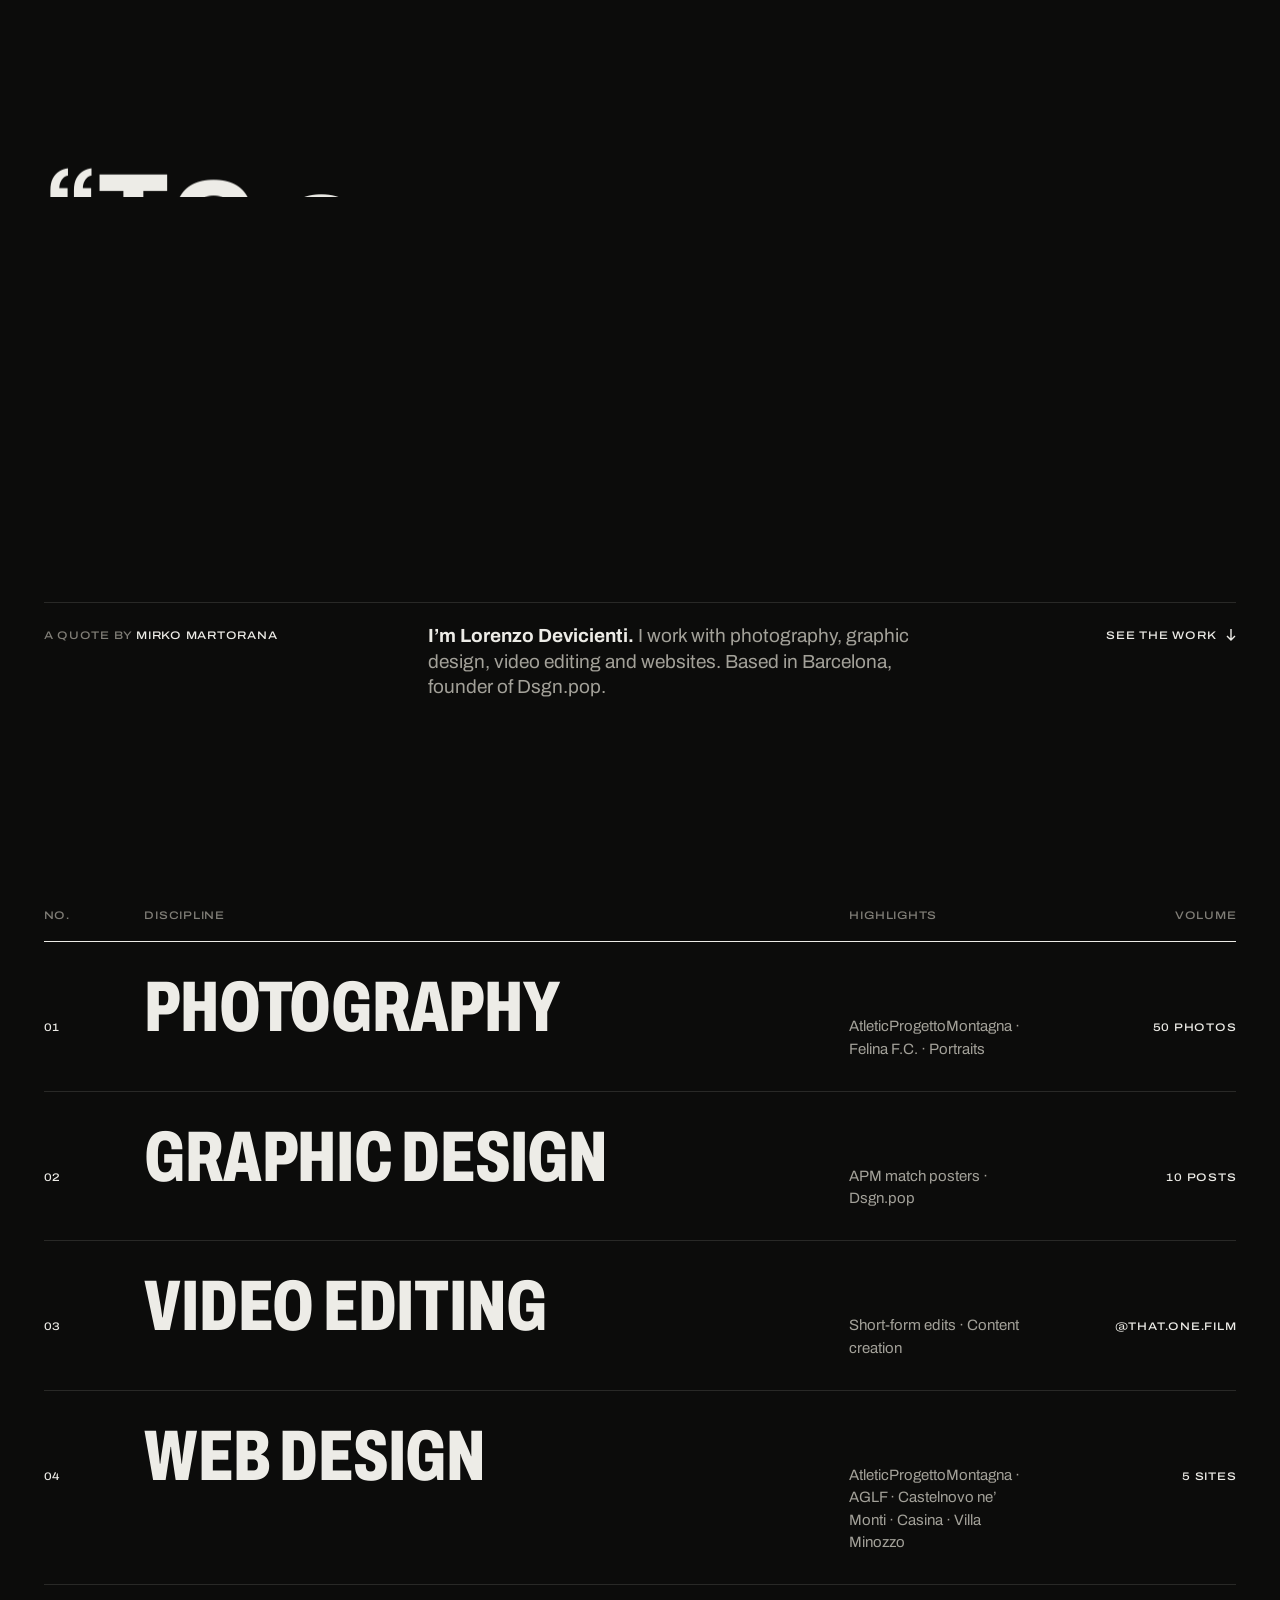
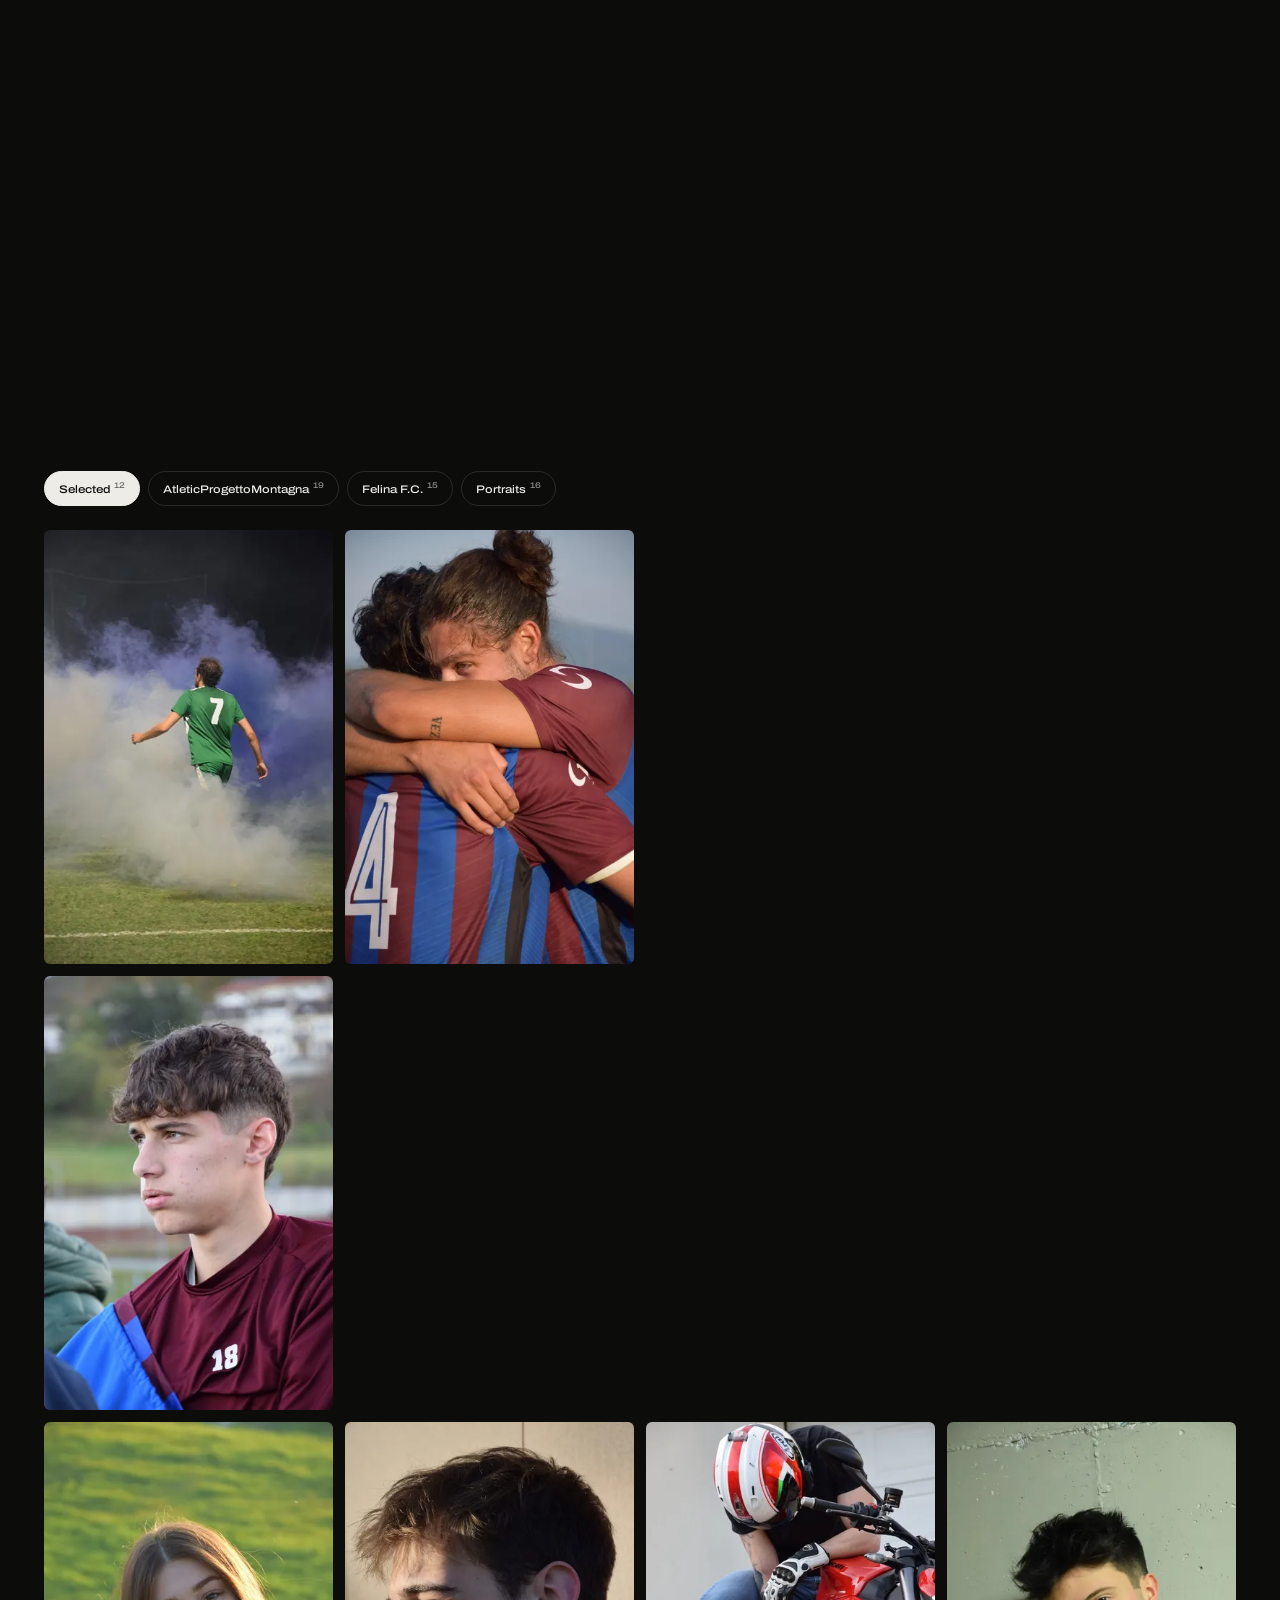
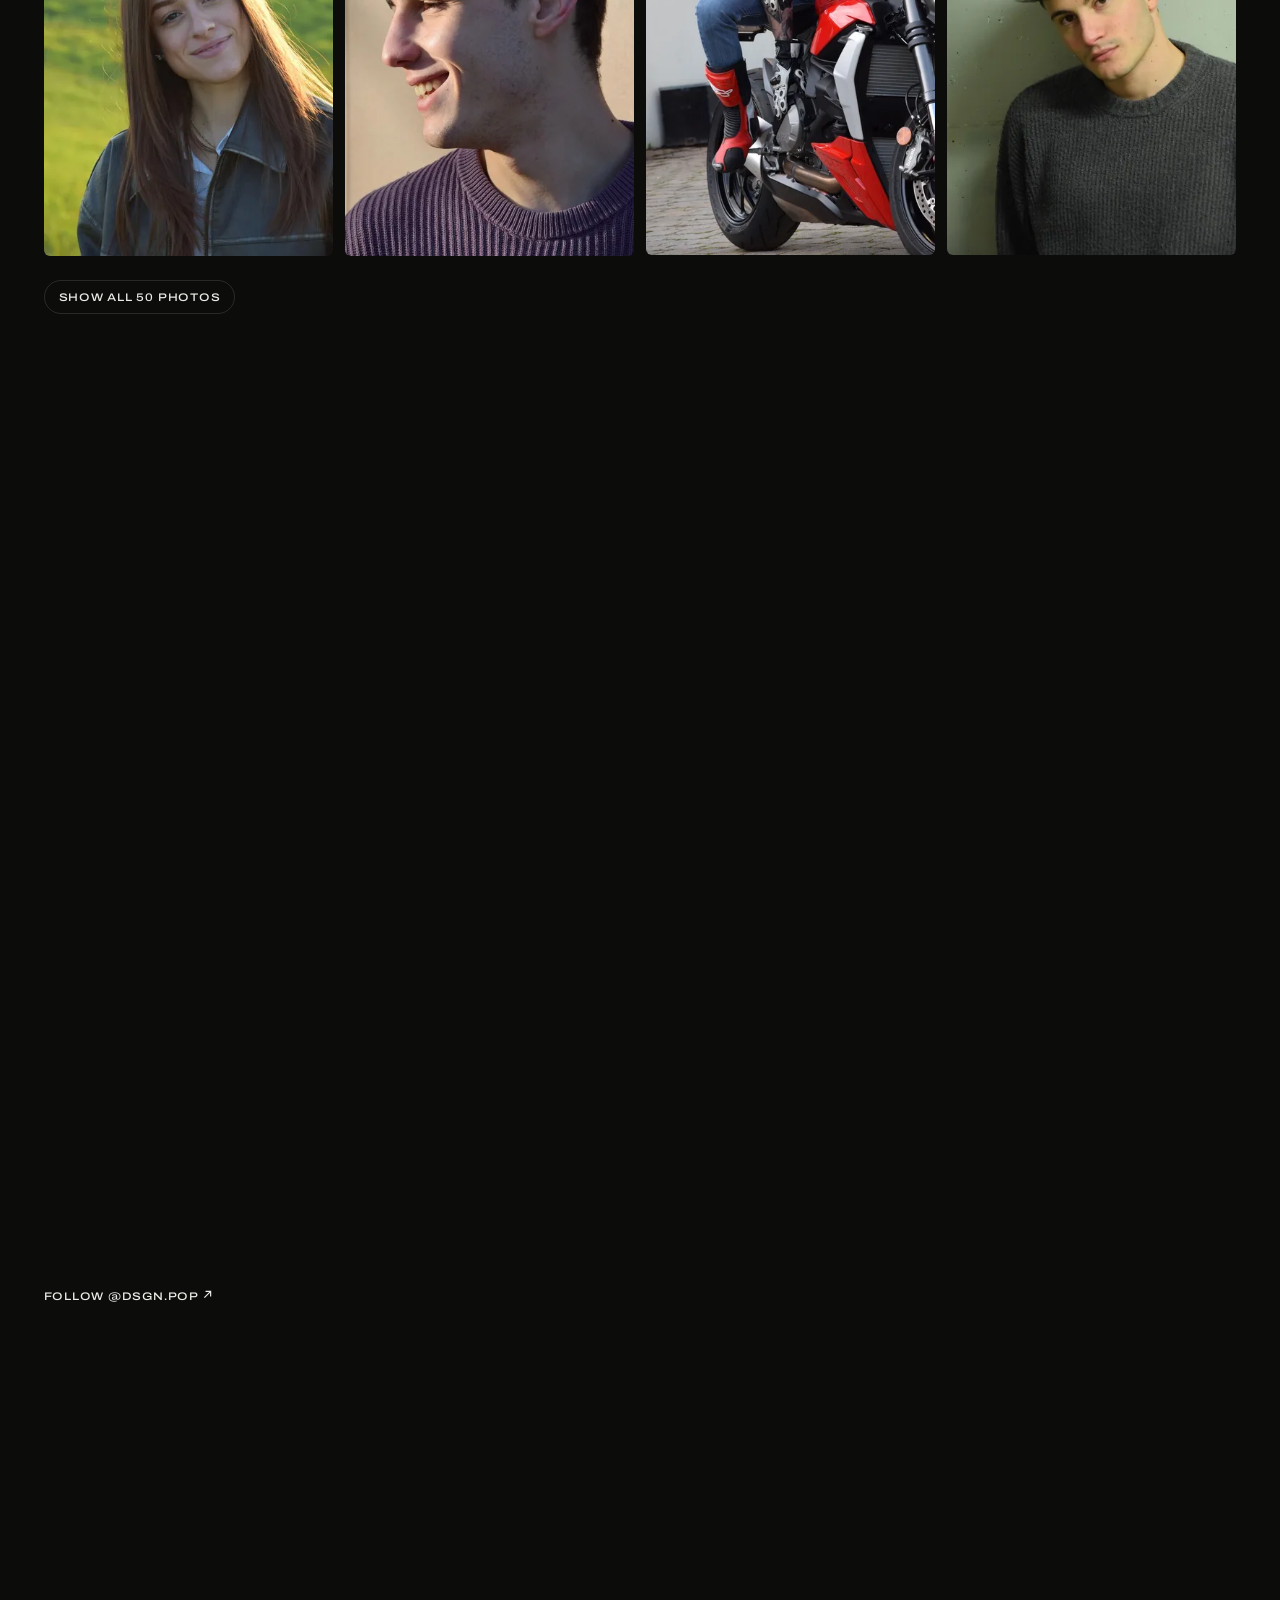
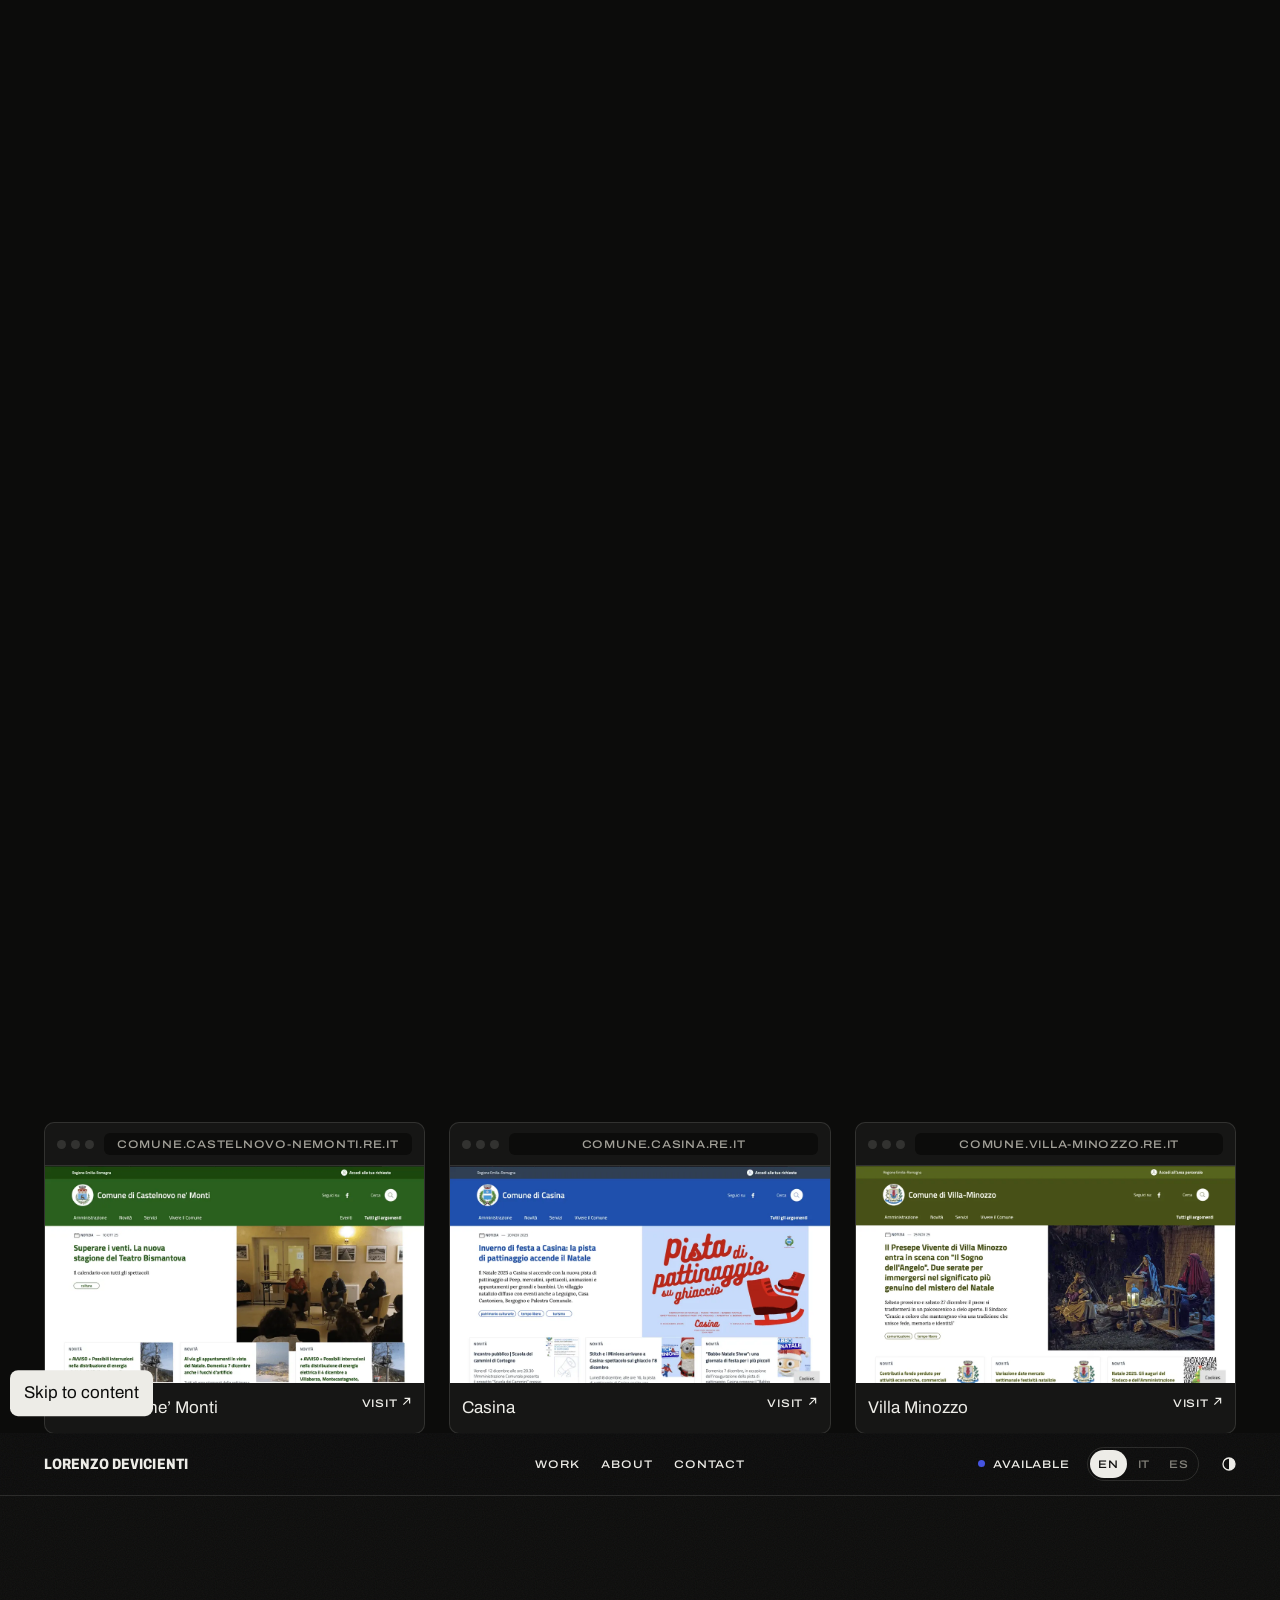
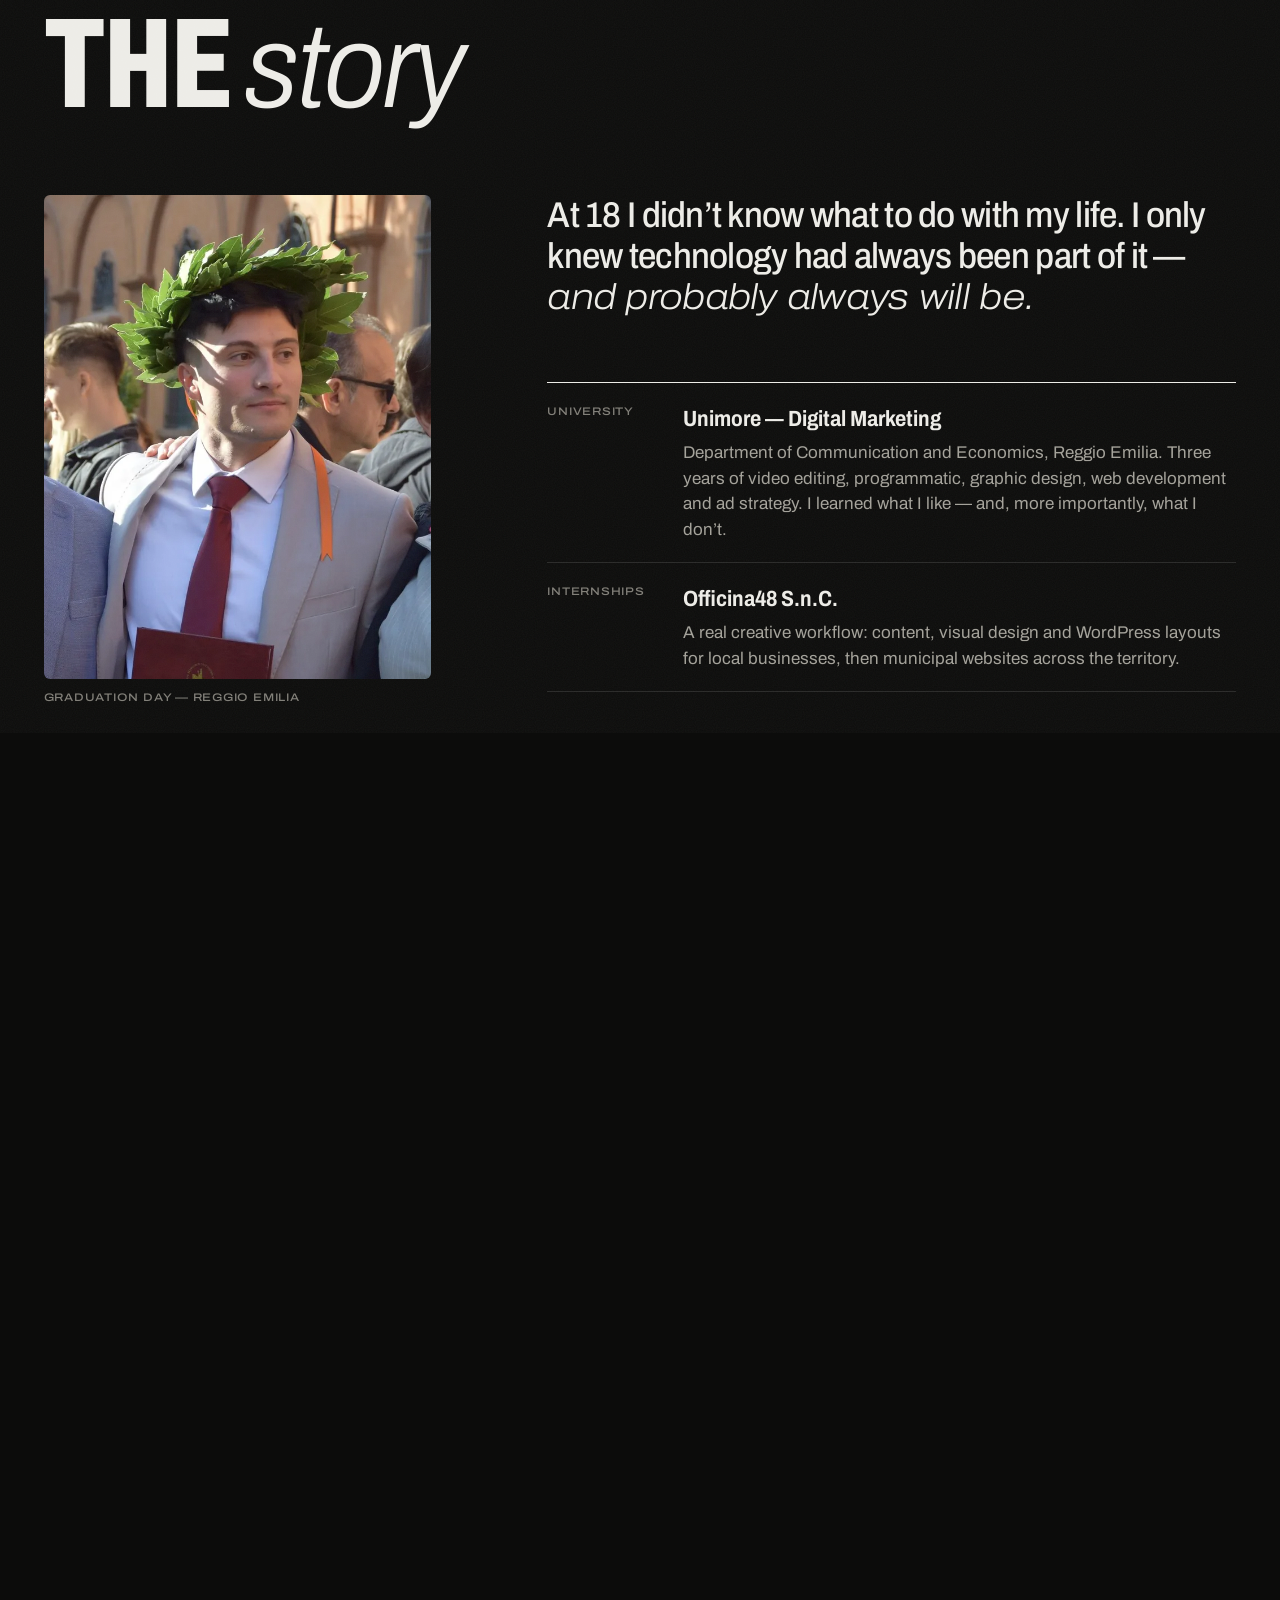
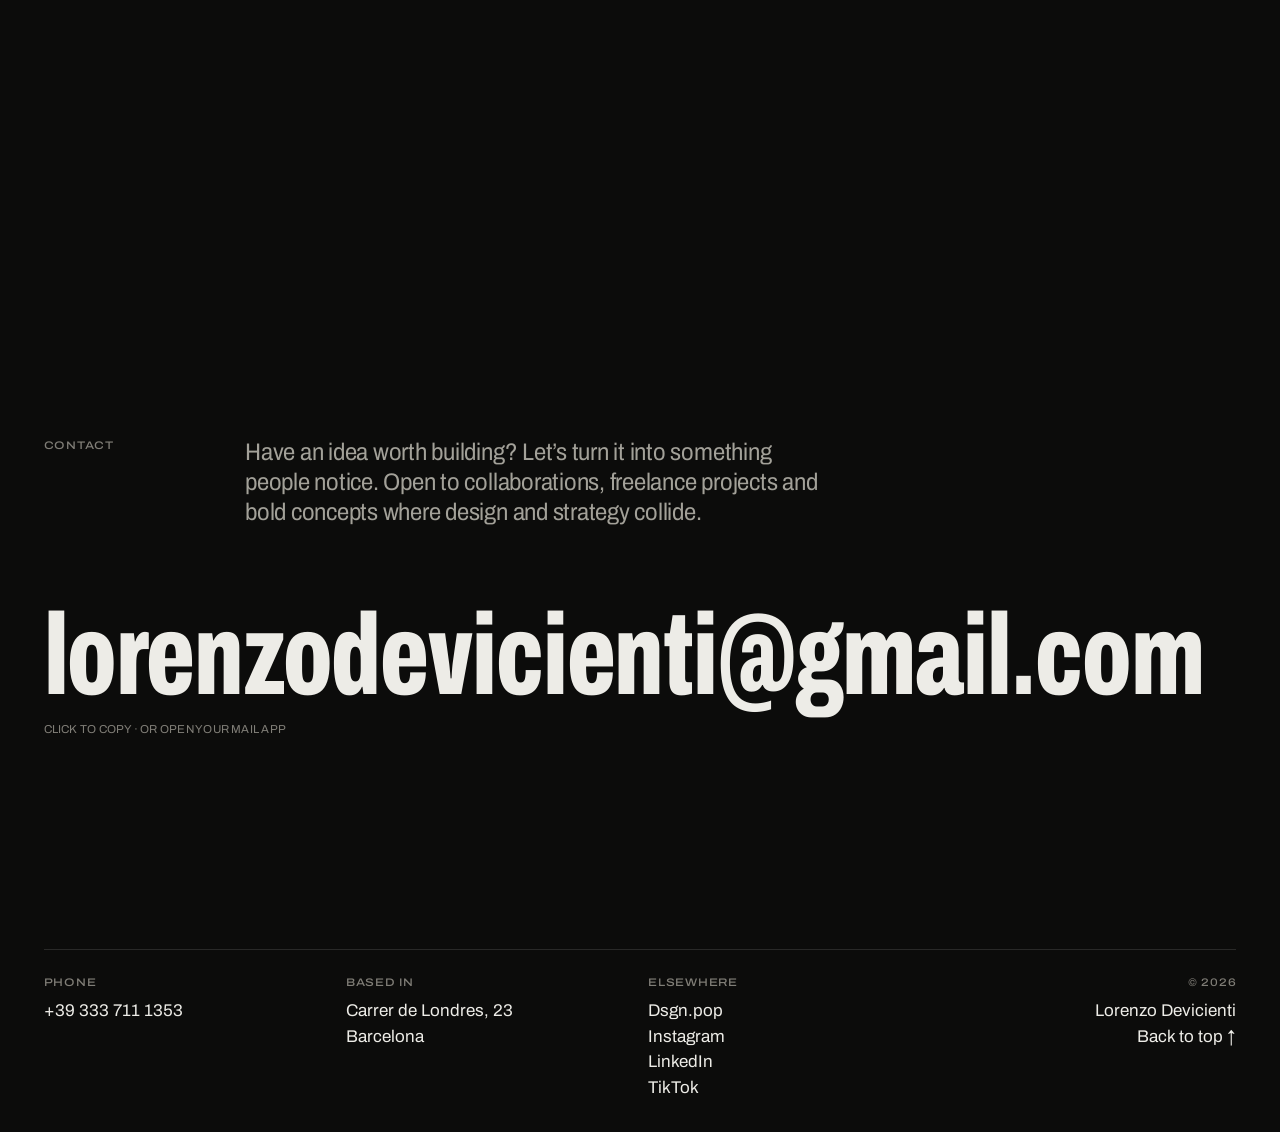
<file: about/index.html>
<!doctype html>
<html lang="en">
<head>
<meta charset="utf-8">
<title>Lorenzo Devicienti</title>
<meta name="robots" content="noindex">
<link rel="canonical" href="https://l0renx0.github.io/LorenzoWebSite/#about">
<meta http-equiv="refresh" content="0; url=../#about">
</head>
<body style="background:#0c0c0b;color:#edece7;font-family:system-ui,sans-serif">
<p><a href="../#about" style="color:inherit">This page has moved. Continue to Lorenzo Devicienti</a></p>
</body>
</html>
</file>
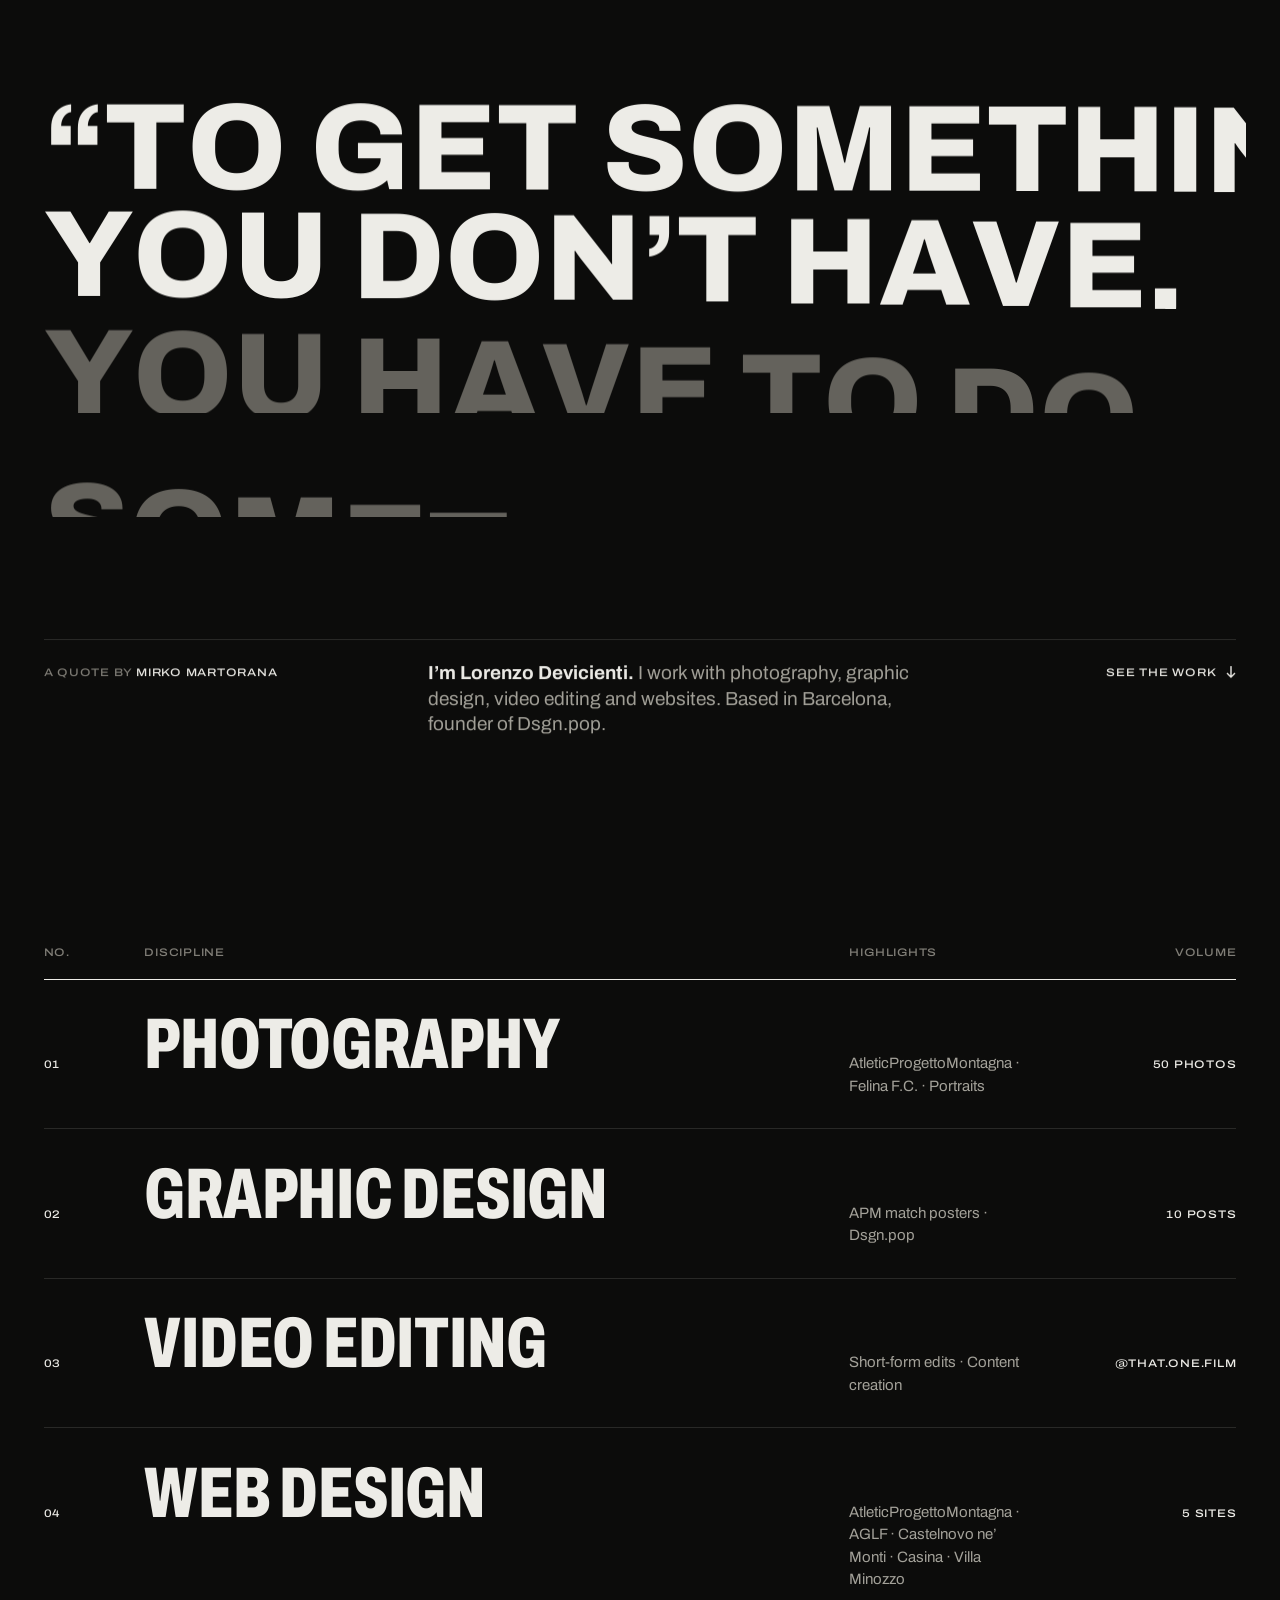
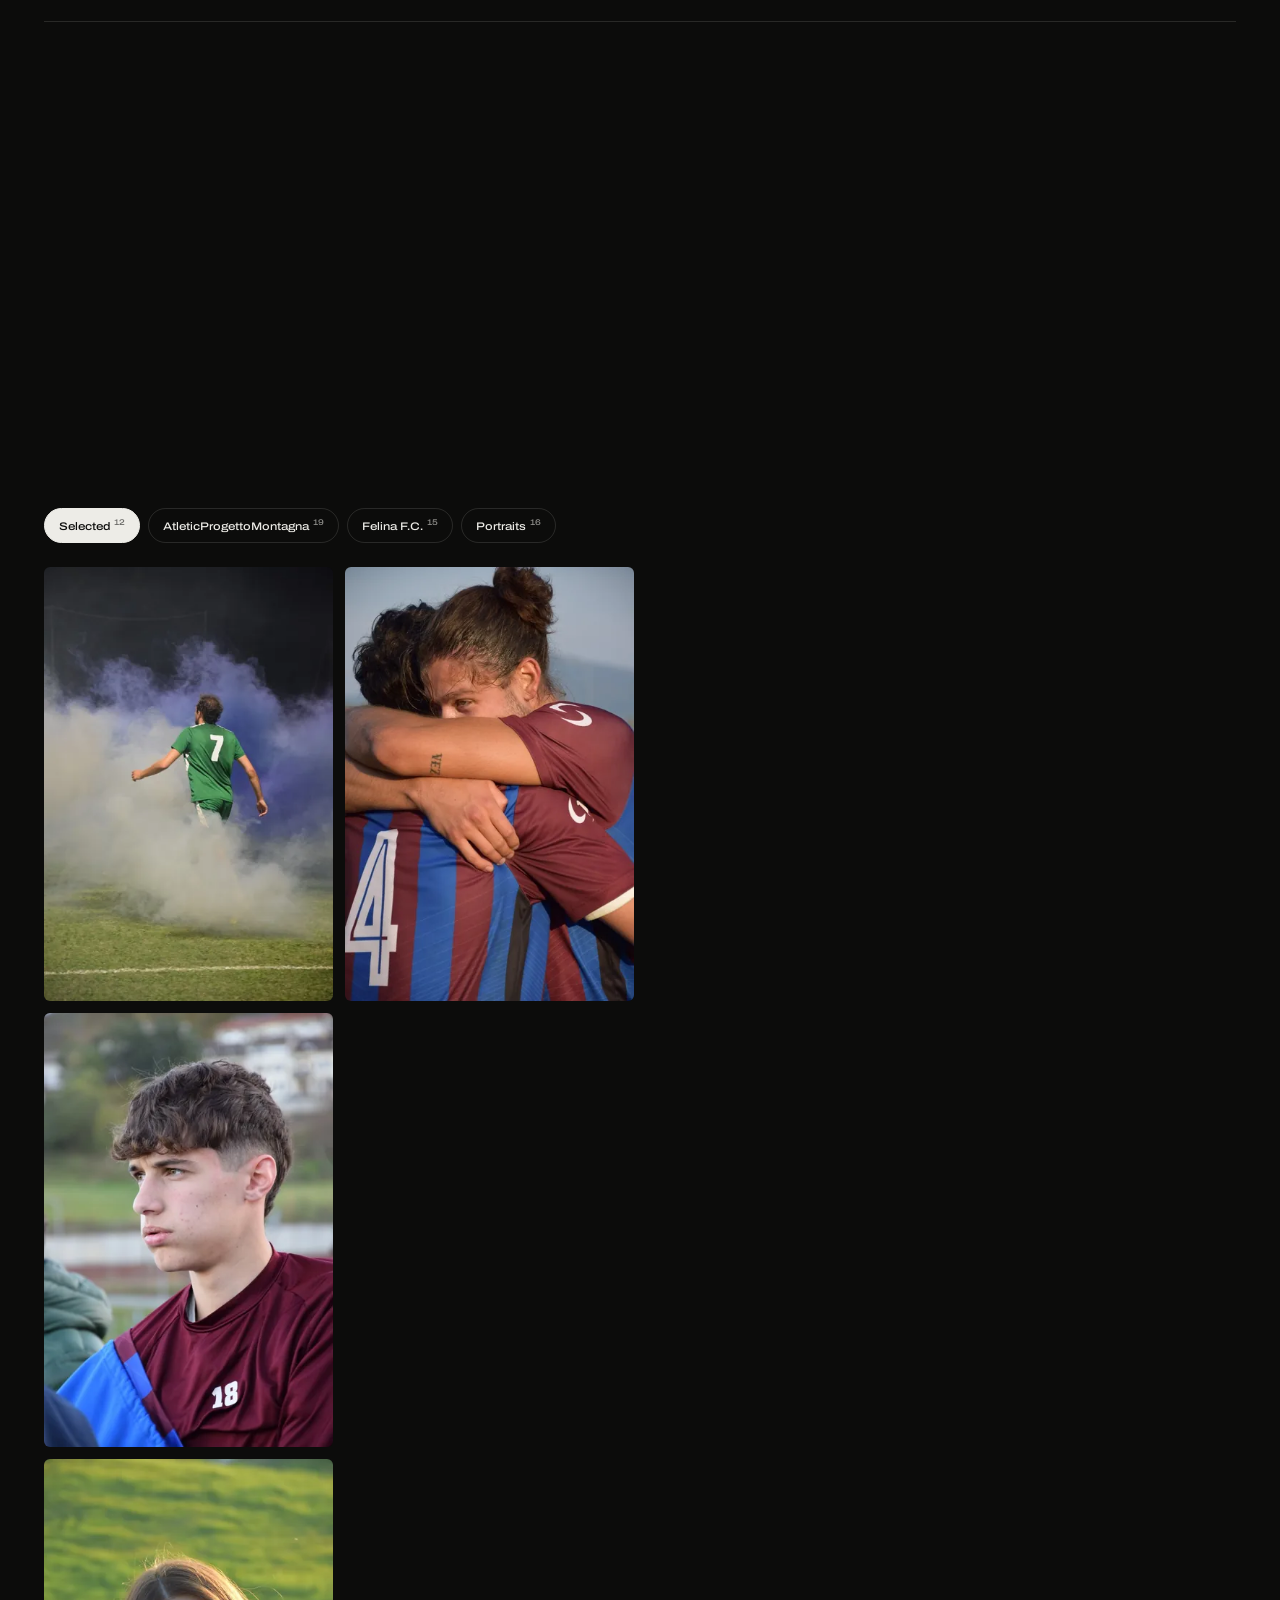
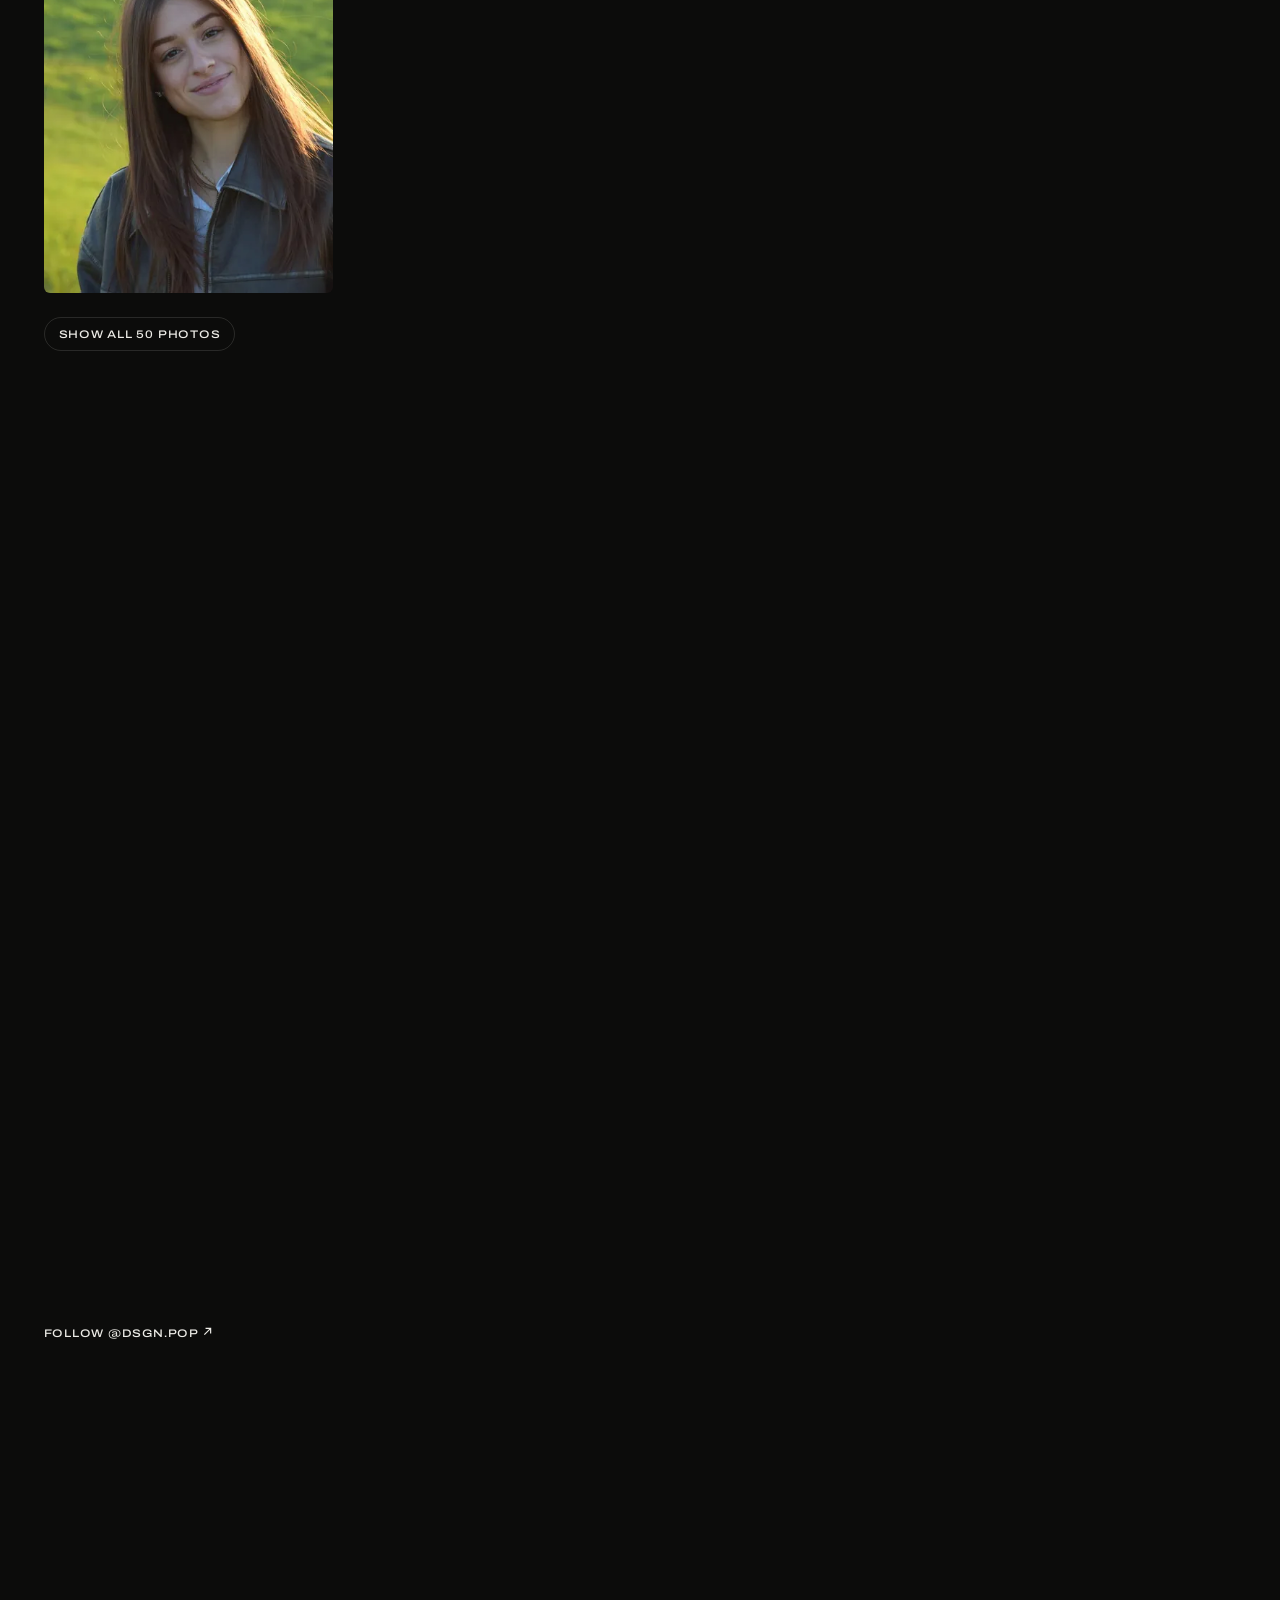
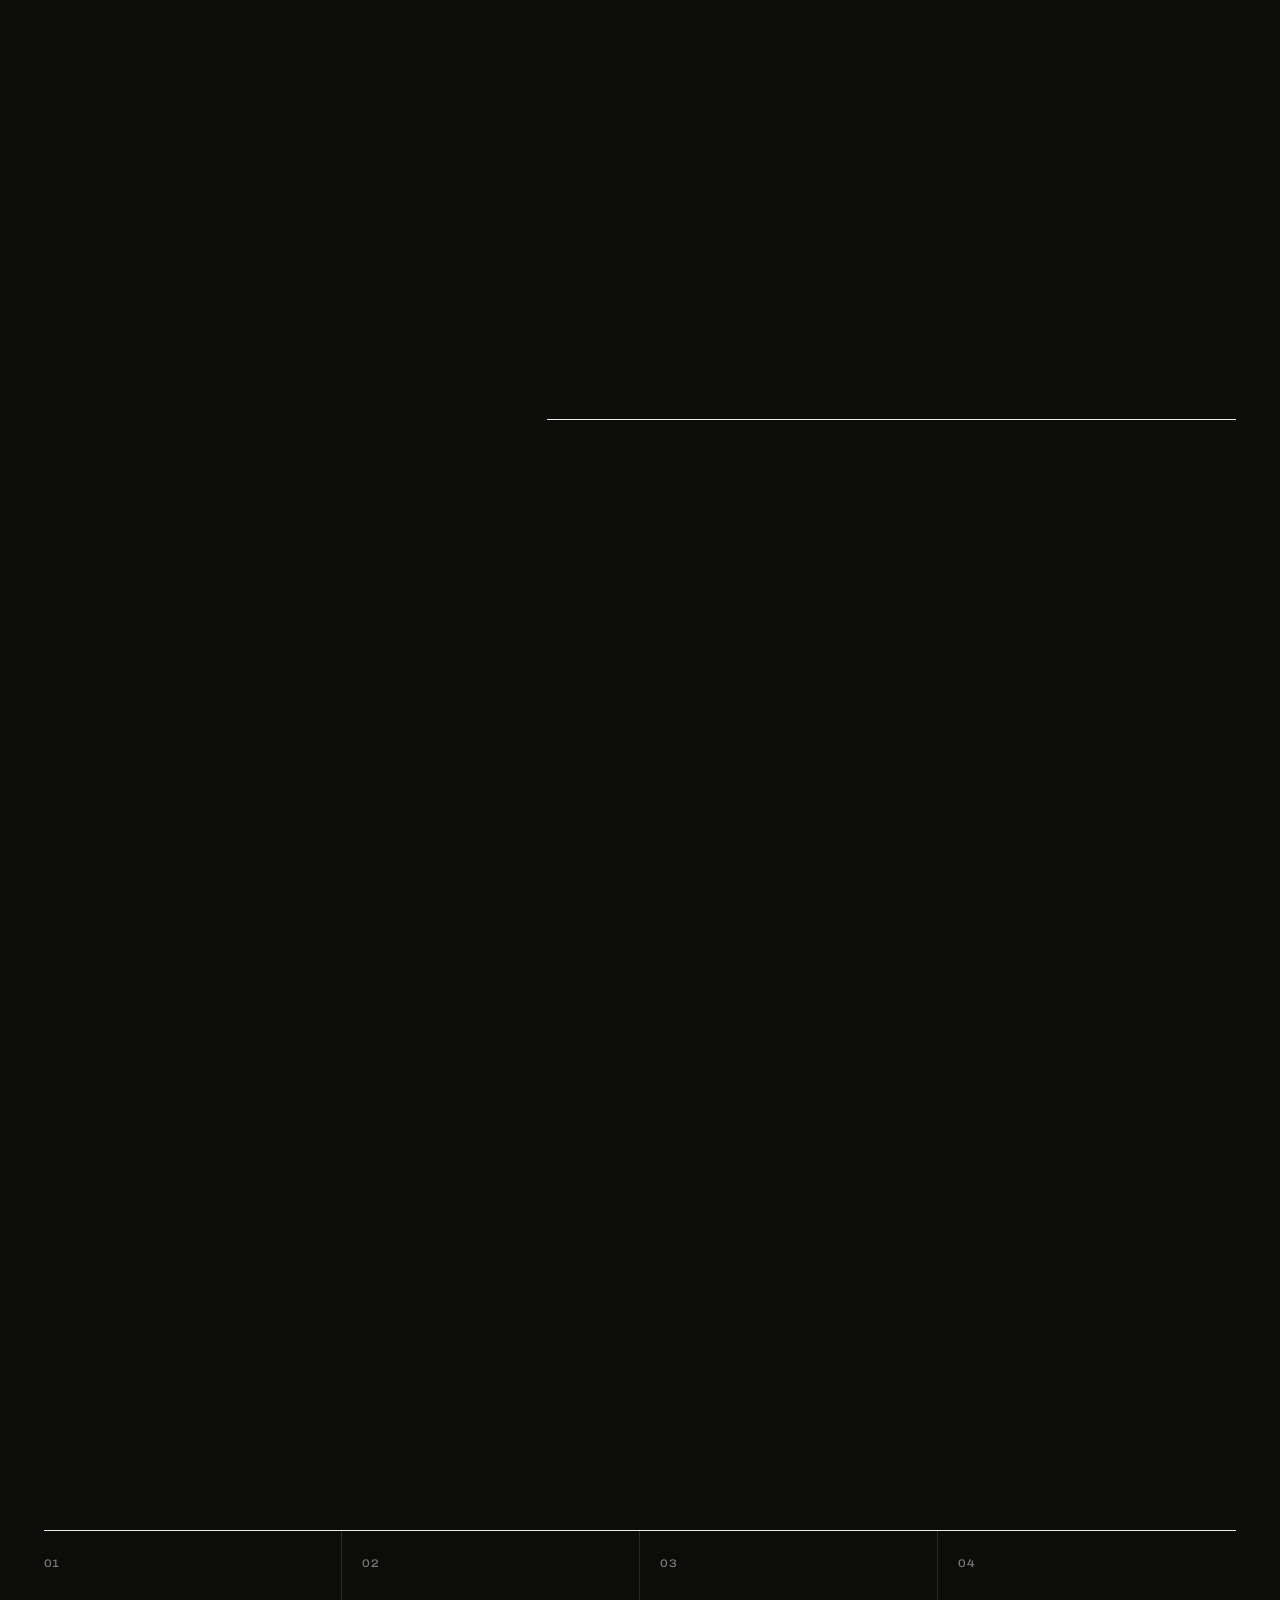
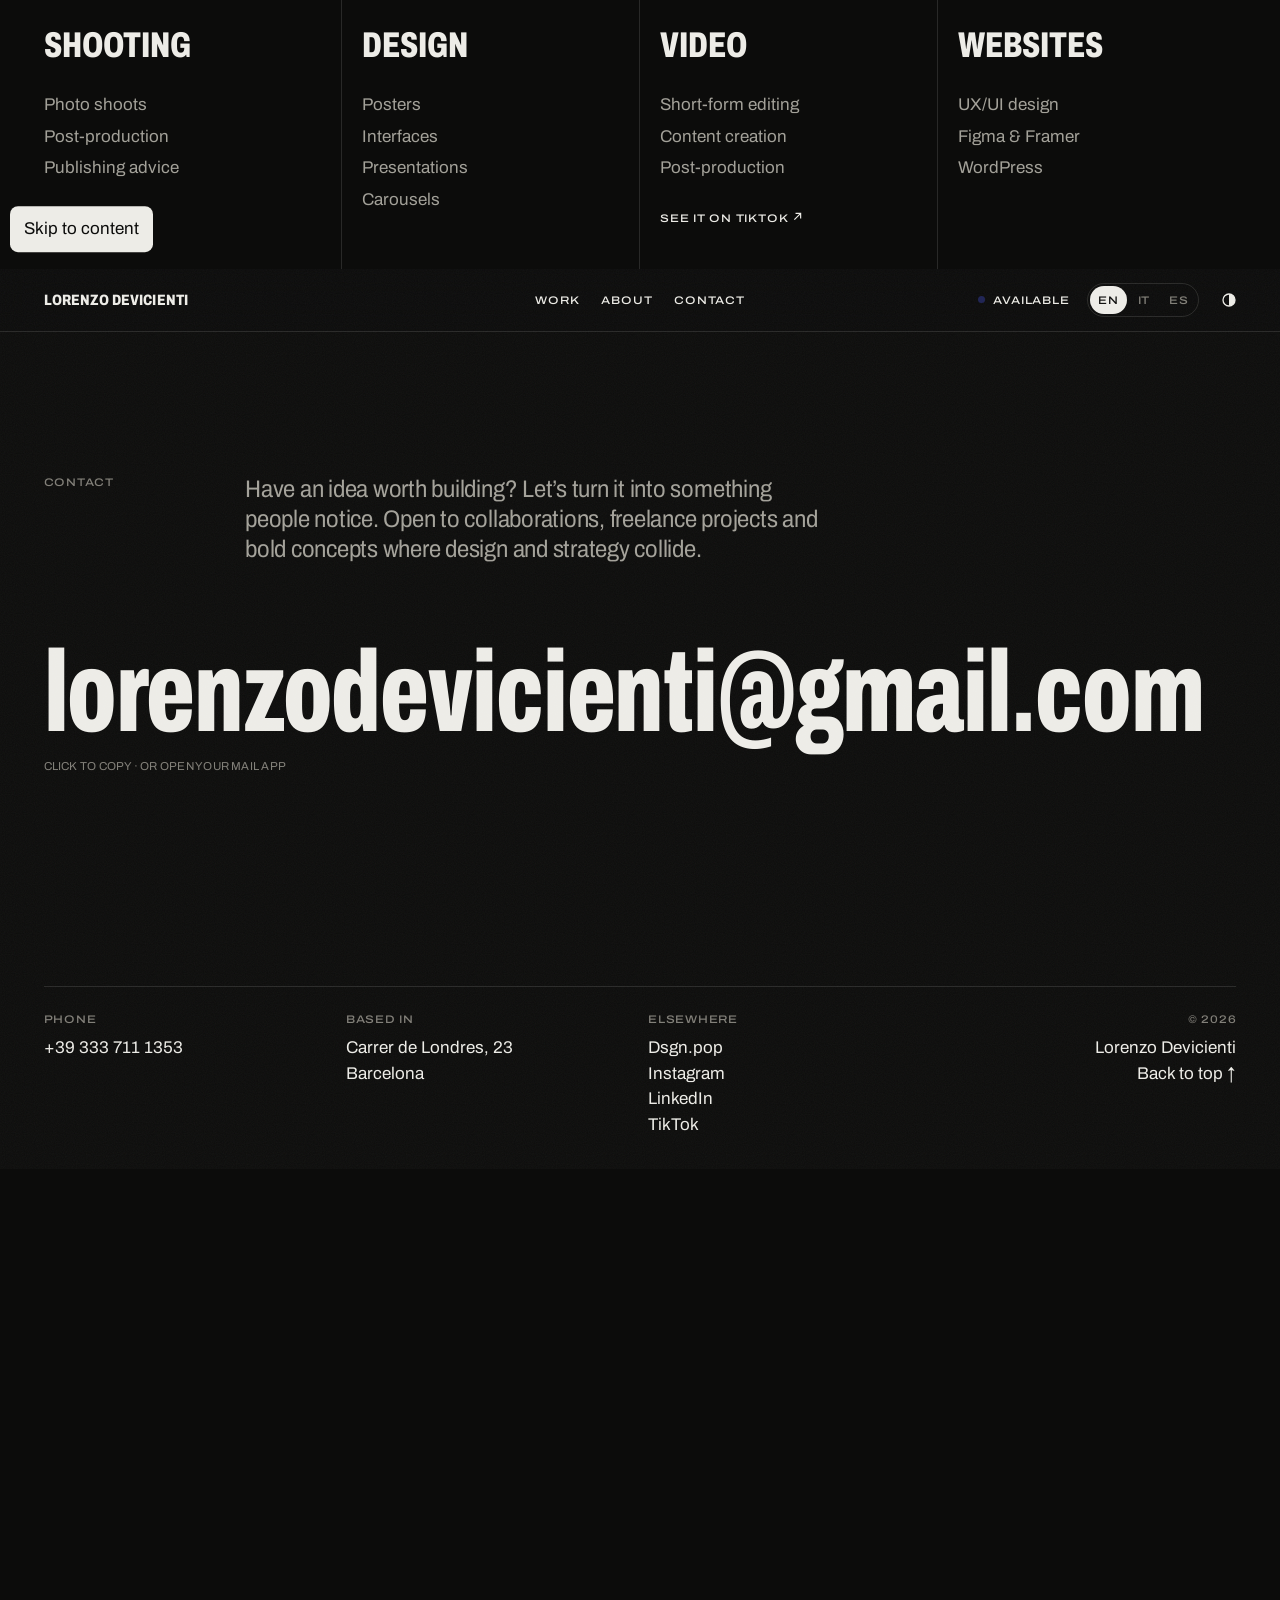
<file: contact/index.html>
<!doctype html>
<html lang="en">
<head>
<meta charset="utf-8">
<title>Lorenzo Devicienti</title>
<meta name="robots" content="noindex">
<link rel="canonical" href="https://l0renx0.github.io/LorenzoWebSite/#contact">
<meta http-equiv="refresh" content="0; url=../#contact">
</head>
<body style="background:#0c0c0b;color:#edece7;font-family:system-ui,sans-serif">
<p><a href="../#contact" style="color:inherit">This page has moved. Continue to Lorenzo Devicienti</a></p>
</body>
</html>
</file>
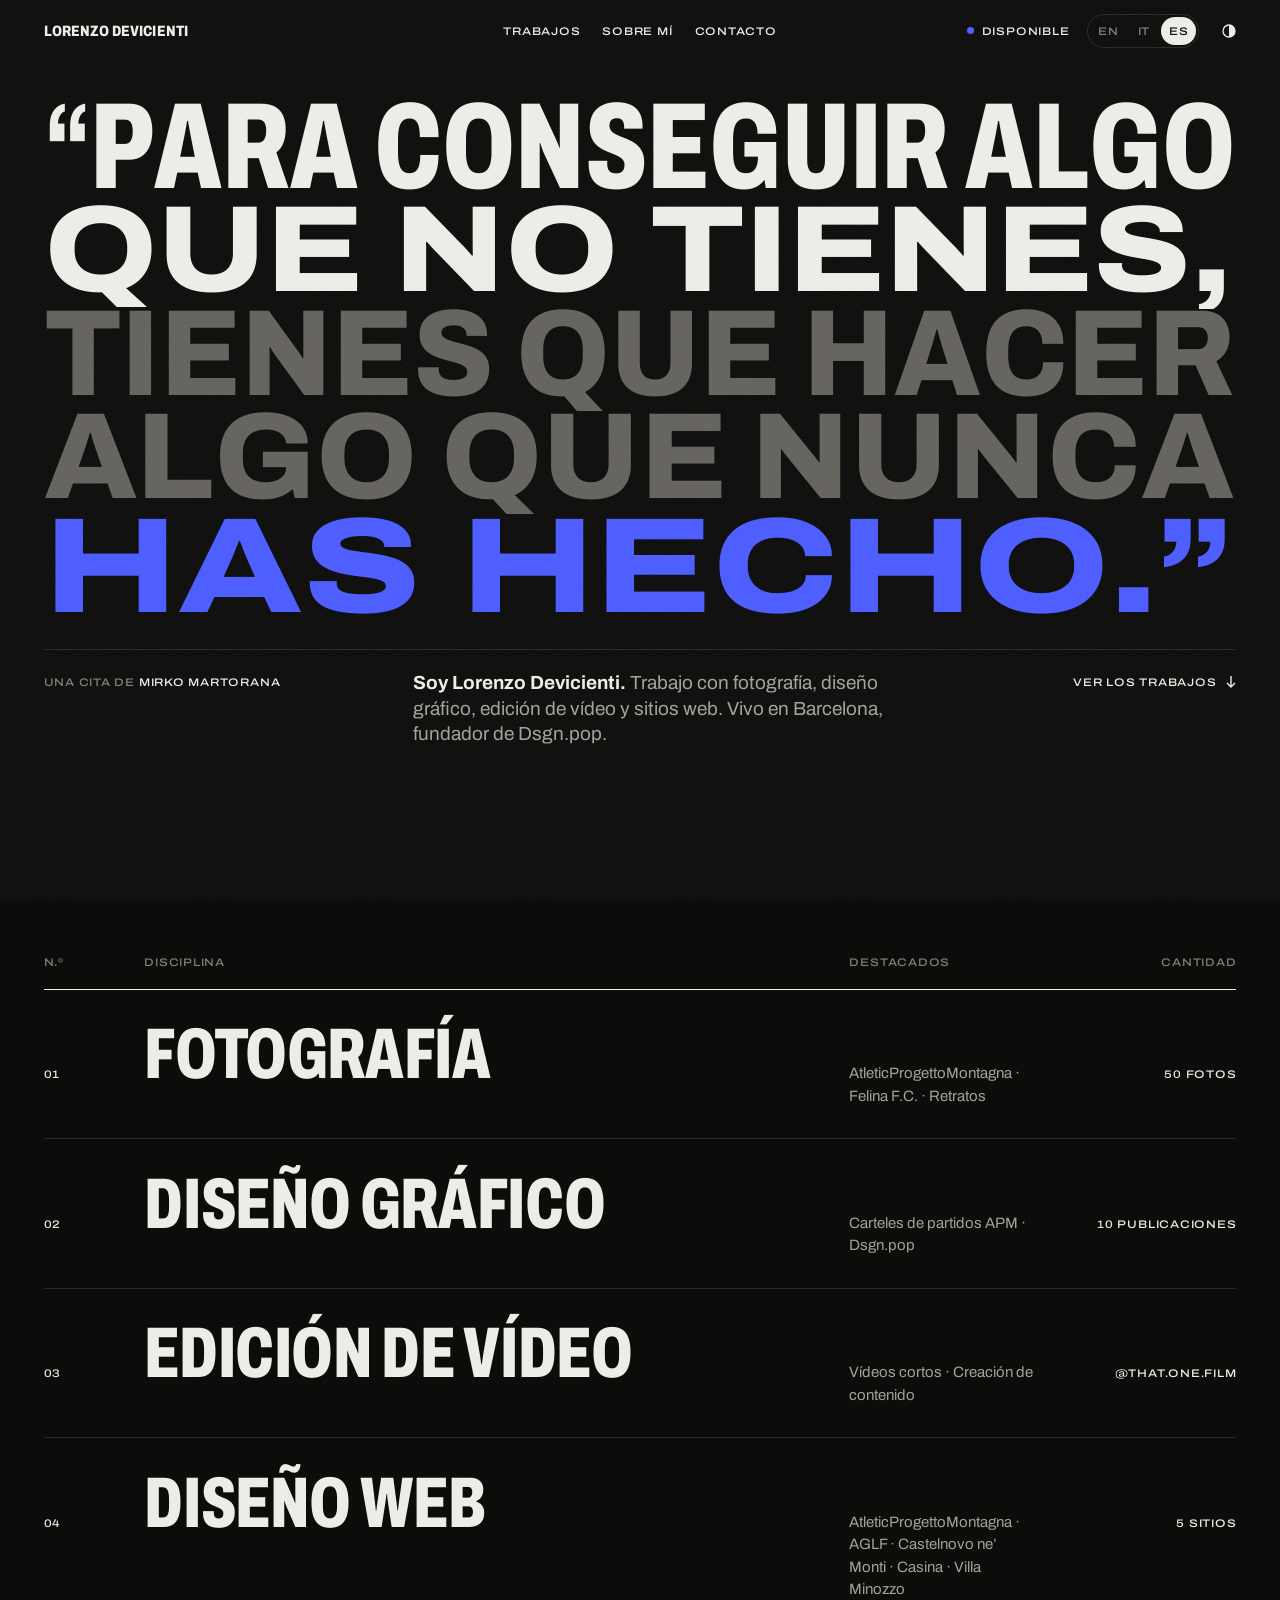
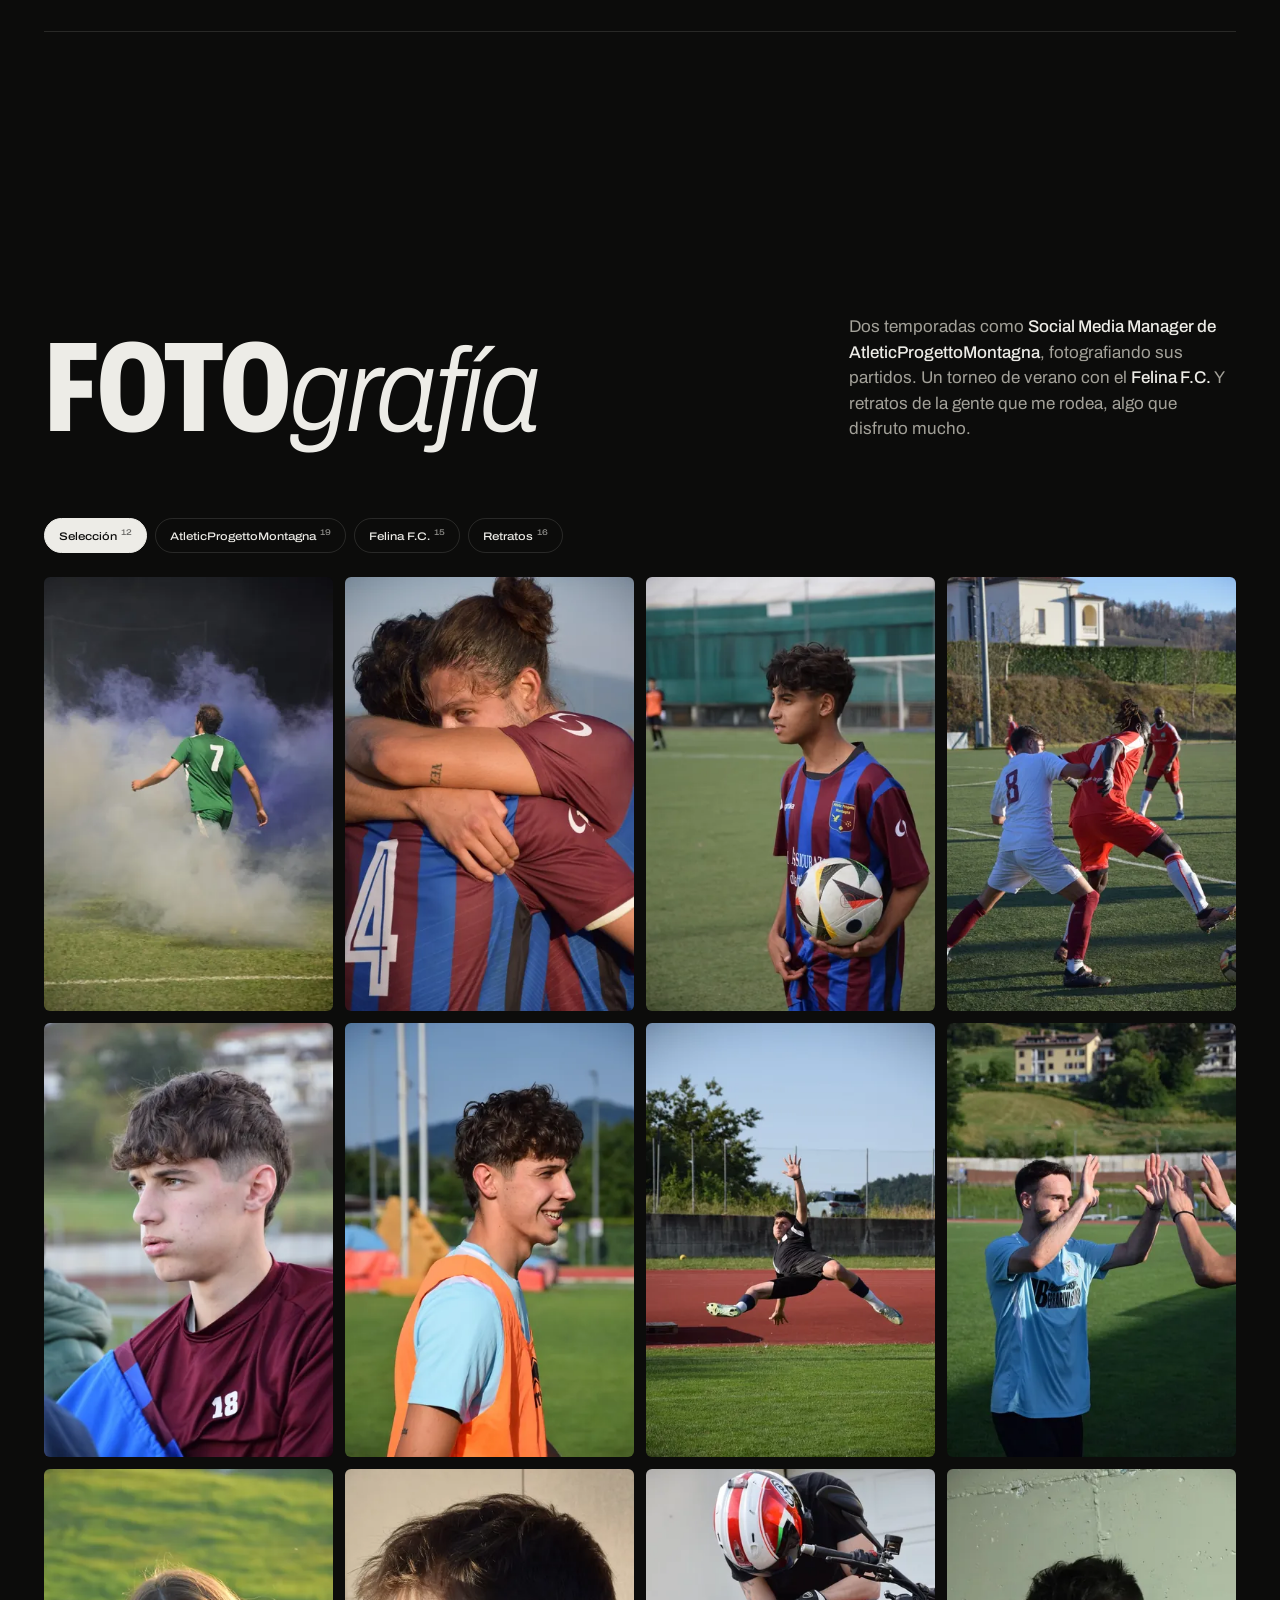
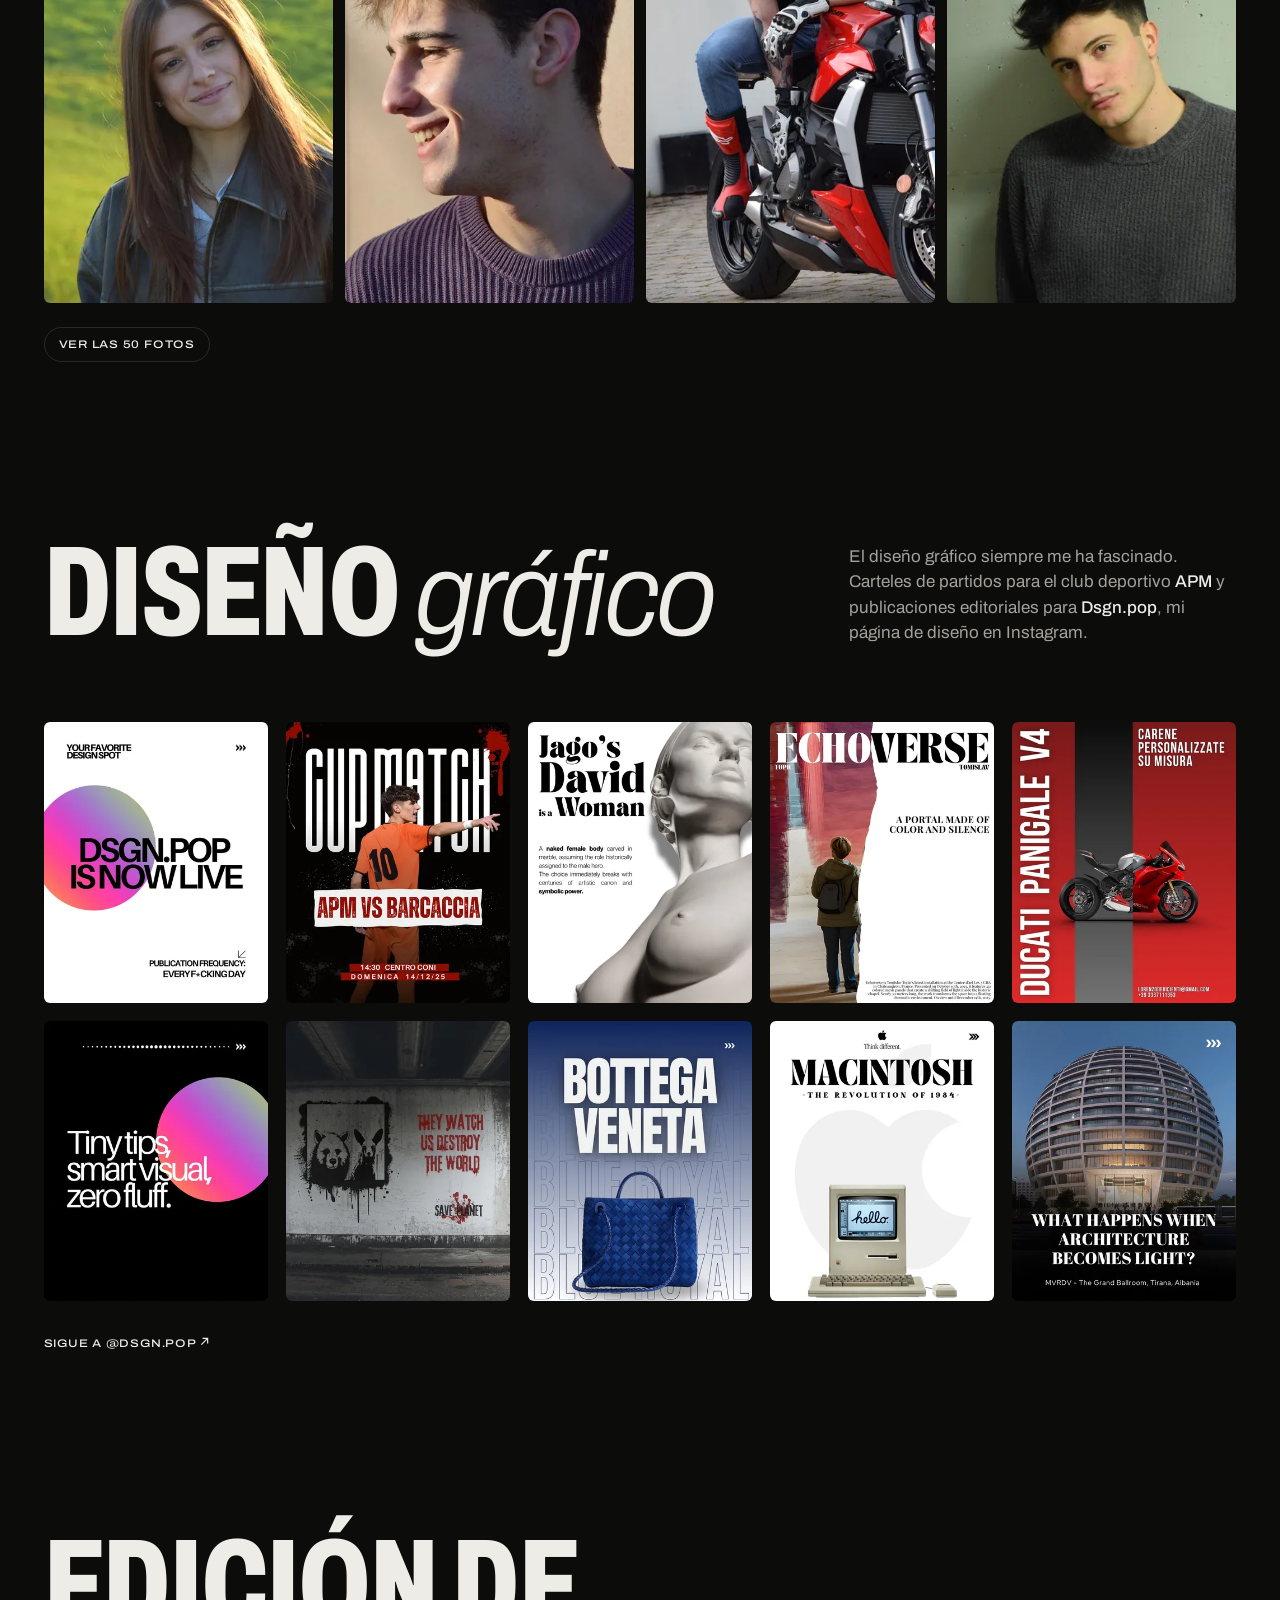
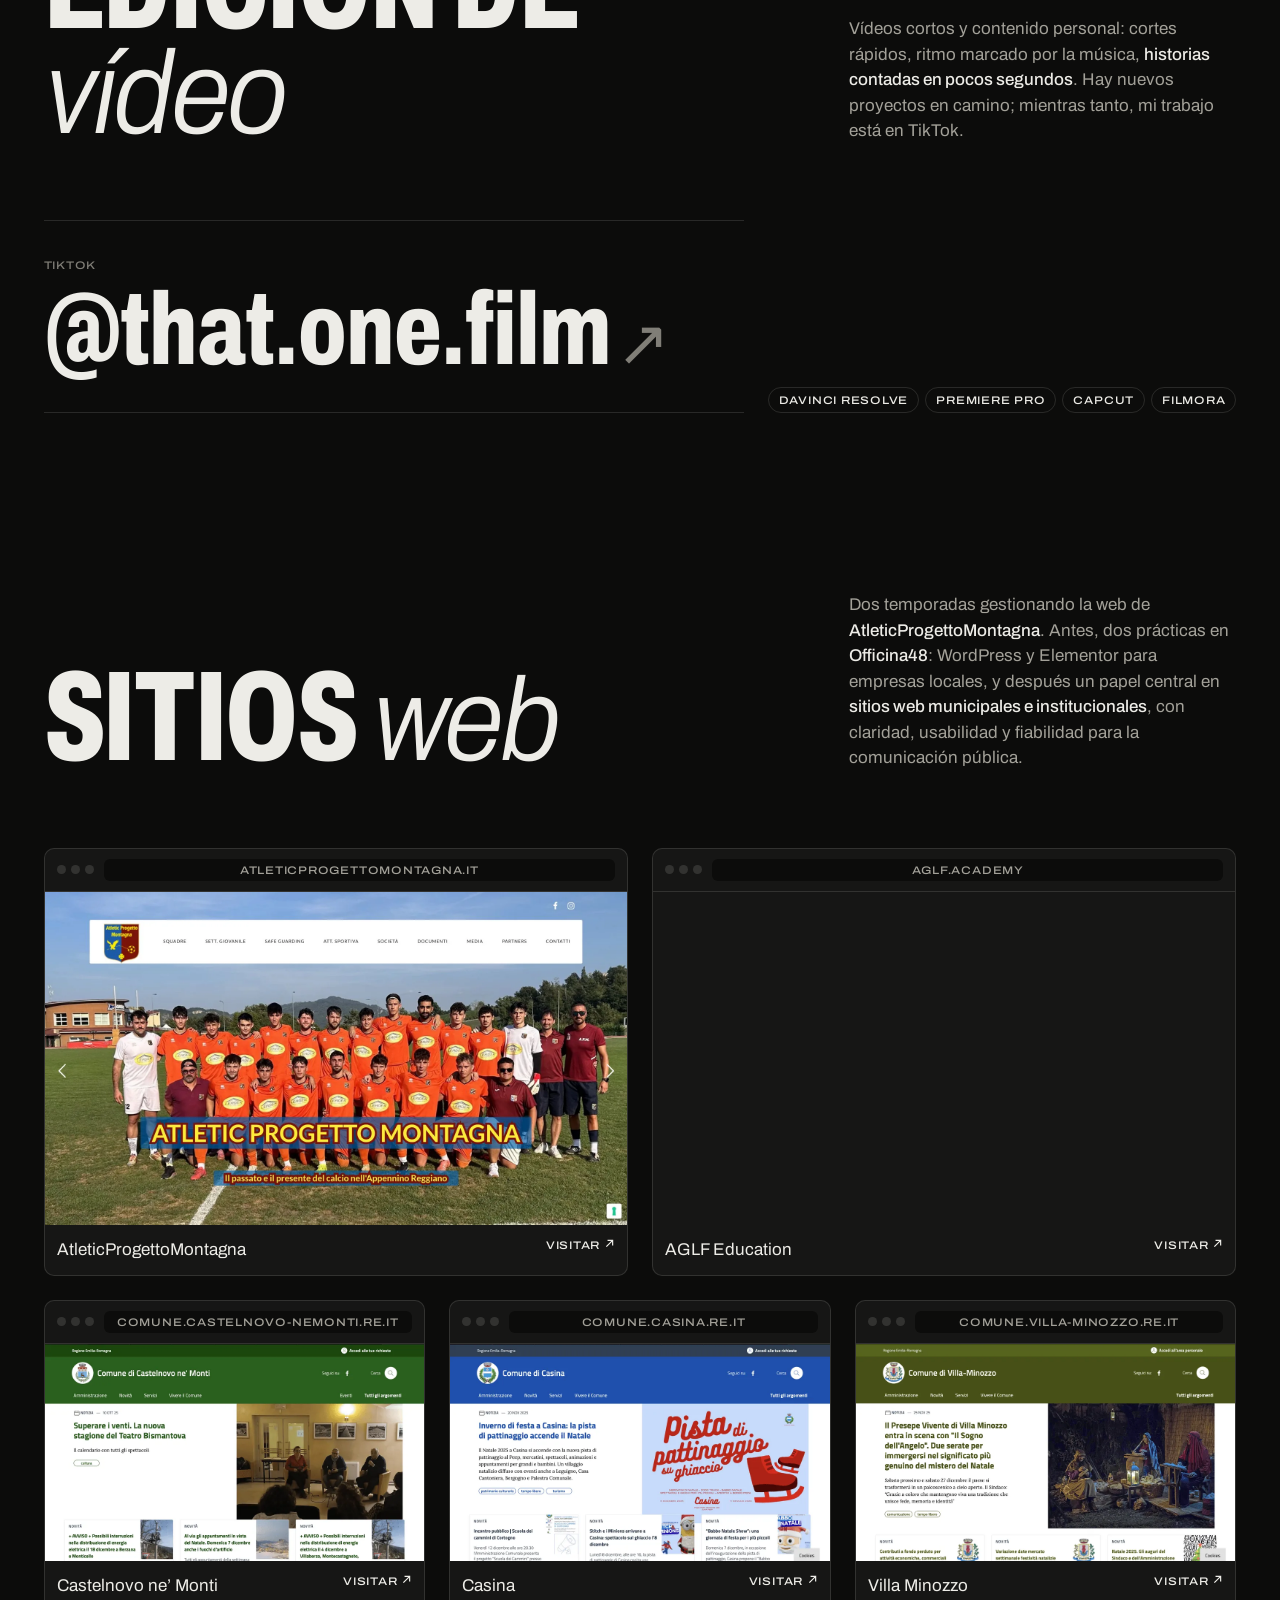
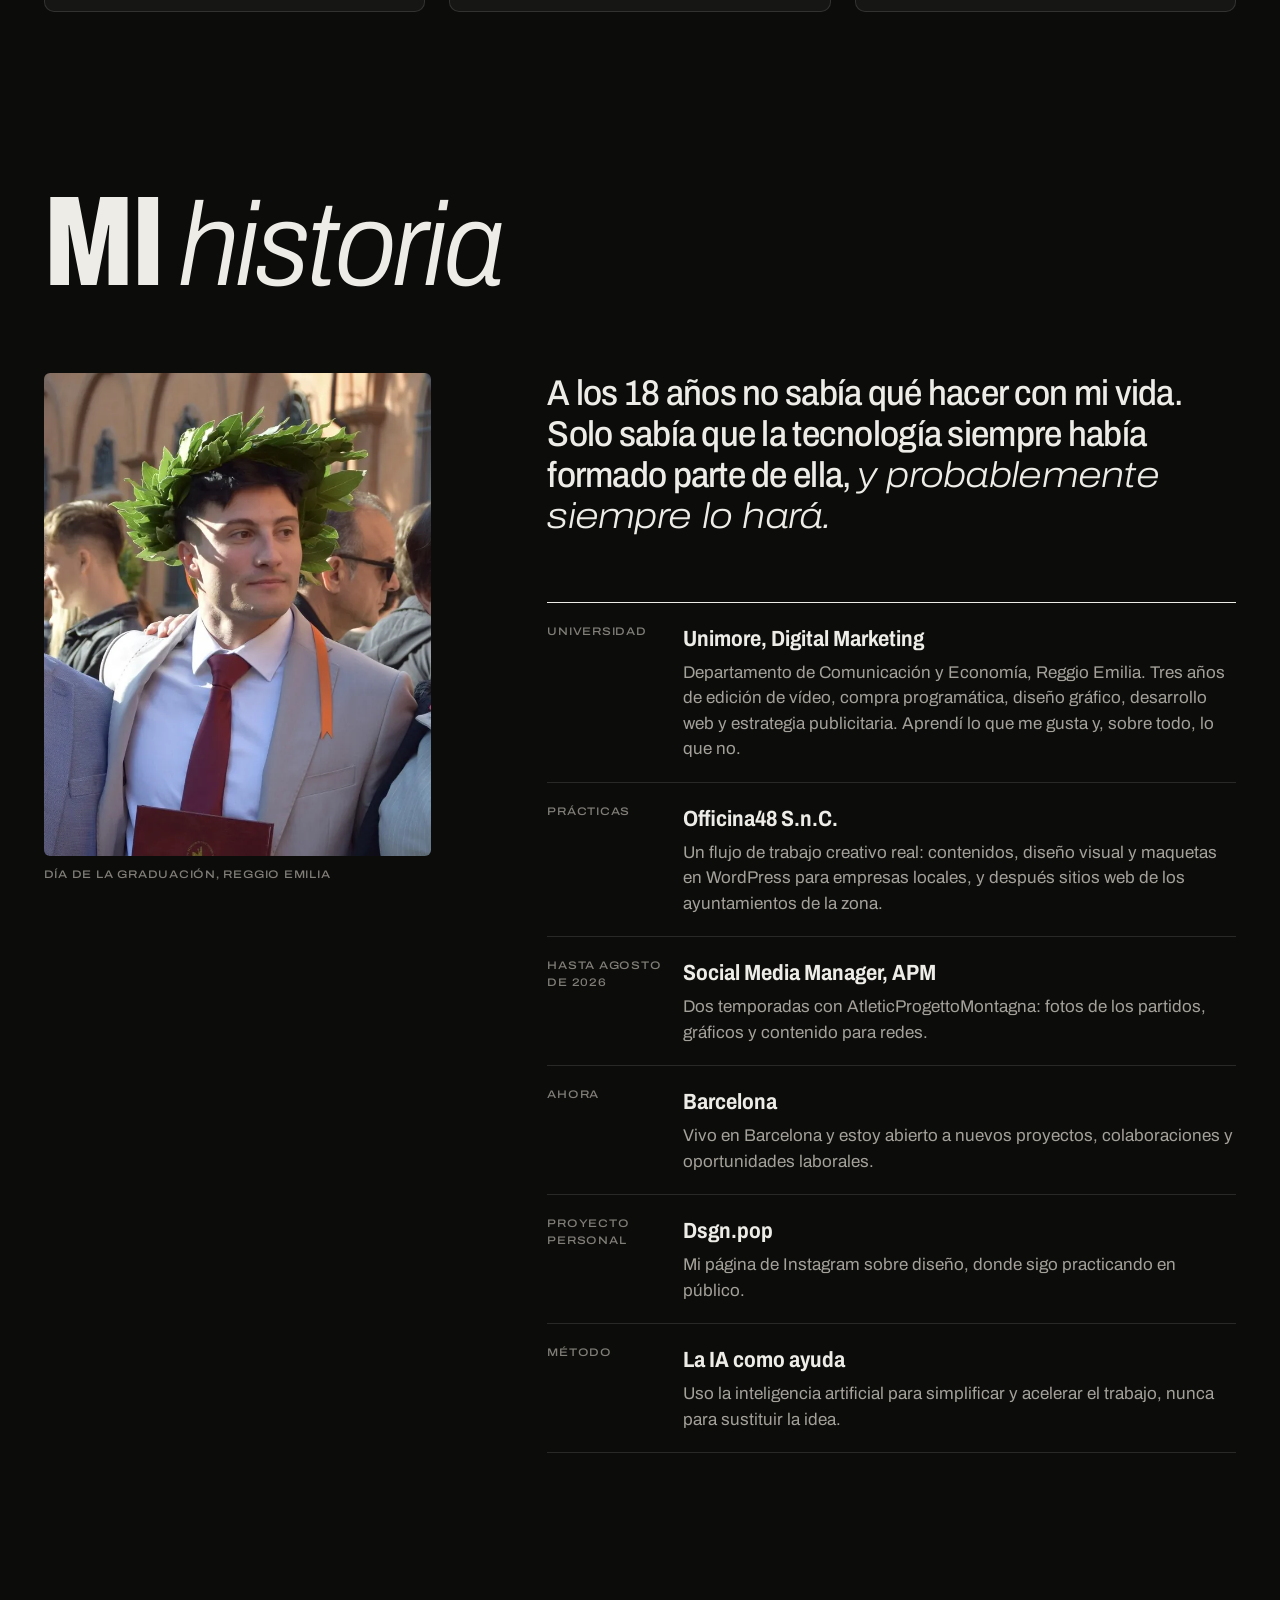
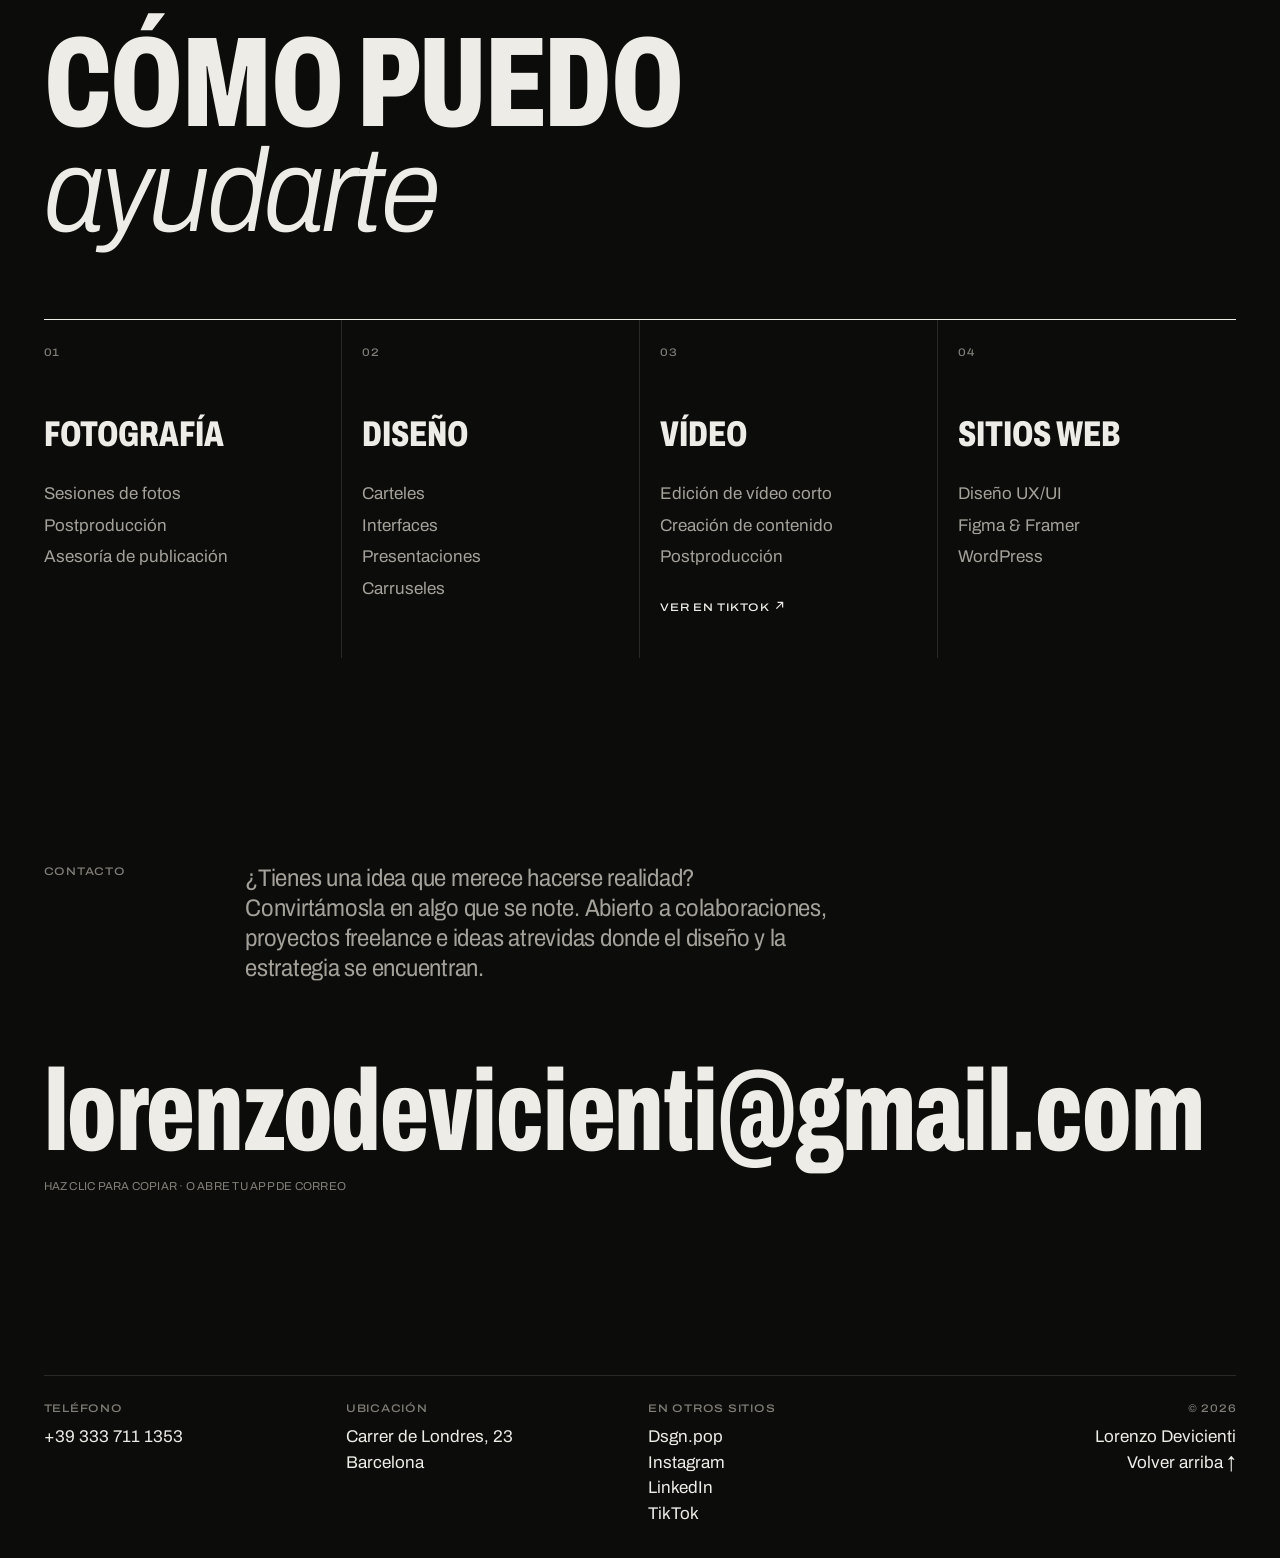
<file: es/index.html>
<!doctype html>
<html lang="es" data-t-copied="Email copiado. ¡Hablamos pronto!" data-t-light="Cambiar al tema claro" data-t-dark="Cambiar al tema oscuro">
<head>
<meta charset="utf-8">
<meta name="viewport" content="width=device-width, initial-scale=1, viewport-fit=cover">
<title>Lorenzo Devicienti · Foto, diseño gráfico, vídeo y web</title>
<meta name="description" content="Lorenzo Devicienti: fotografía, diseño gráfico, edición de vídeo y sitios web, en Barcelona. Fundador de Dsgn.pop.">
<link rel="canonical" href="https://l0renx0.github.io/LorenzoWebSite/es/">
<link rel="alternate" hreflang="en" href="https://l0renx0.github.io/LorenzoWebSite/">
<link rel="alternate" hreflang="it" href="https://l0renx0.github.io/LorenzoWebSite/it/">
<link rel="alternate" hreflang="es" href="https://l0renx0.github.io/LorenzoWebSite/es/">
<link rel="alternate" hreflang="x-default" href="https://l0renx0.github.io/LorenzoWebSite/">
<meta property="og:type" content="website">
<meta property="og:title" content="Lorenzo Devicienti">
<meta property="og:description" content="Fotografía, diseño gráfico, edición de vídeo y sitios web, en Barcelona.">
<meta property="og:image" content="https://l0renx0.github.io/LorenzoWebSite/assets/img/og-image.jpg?v=2">
<meta property="og:image:width" content="1200">
<meta property="og:image:height" content="630">
<meta property="og:image:alt" content="“To get something you don’t have, you have to do something you’ve never done before.” A quote by Mirko Martorana. Lorenzo Devicienti.">
<meta property="og:url" content="https://l0renx0.github.io/LorenzoWebSite/es/">
<meta property="og:locale" content="es_ES">
<meta name="twitter:card" content="summary_large_image">
<meta name="theme-color" content="#0c0c0b">
<link rel="icon" href="../assets/img/favicon.png" type="image/png">
<link rel="preconnect" href="https://fonts.googleapis.com">
<link rel="preconnect" href="https://fonts.gstatic.com" crossorigin>
<link href="https://fonts.googleapis.com/css2?family=Archivo:ital,wdth,wght@0,62..125,100..900;1,62..125,100..900&display=swap" rel="stylesheet">
<link rel="stylesheet" href="../assets/css/style.css">
<script src="../assets/js/main.js" defer></script>
<script type="application/ld+json">{"@context": "https://schema.org", "@type": "Person", "name": "Lorenzo Devicienti", "url": "https://l0renx0.github.io/LorenzoWebSite/", "image": "https://l0renx0.github.io/LorenzoWebSite/assets/img/og-image.jpg", "jobTitle": "Photographer, graphic designer, video editor and web designer", "address": {"@type": "PostalAddress", "addressLocality": "Barcelona", "addressCountry": "ES"}, "alumniOf": {"@type": "CollegeOrUniversity", "name": "Università di Modena e Reggio Emilia"}, "knowsAbout": ["Photography", "Graphic design", "Video editing", "Web design", "Social media"], "sameAs": ["https://www.instagram.com/dsgn.pop/", "https://www.instagram.com/l0renx0/", "https://www.linkedin.com/in/lorenzo-devicienti-5a5669278/", "https://www.tiktok.com/@that.one.film"]}</script>
</head>
<body>
<a class="skip" href="#top">Ir al contenido</a>
<header class="bar">
  <a class="bar__name" href="#top">Lorenzo Devicienti</a>
  <nav class="bar__nav mono" aria-label="Principal">
    <a href="#index">Trabajos</a><a href="#about">Sobre mí</a><a href="#contact">Contacto</a>
  </nav>
  <div class="bar__meta mono">
    <span><span class="dot" aria-hidden="true"></span>Disponible</span>
    <nav class="lang" aria-label="Language"><a href=".././" hreflang="en" lang="en" title="English">EN</a><a href="../it/" hreflang="it" lang="it" title="Italiano">IT</a><a href="../es/" hreflang="es" lang="es" title="Español" aria-current="true">ES</a></nav>
    <button class="bar__theme mono" type="button" data-theme-toggle aria-label="Switch to light theme"><svg width="14" height="14" viewBox="0 0 14 14" aria-hidden="true"><circle cx="7" cy="7" r="6" fill="none" stroke="currentColor" stroke-width="1.3"/><path d="M7 1a6 6 0 0 1 0 12z" fill="currentColor"/></svg></button>
    <button class="bar__menu mono" type="button" aria-expanded="false" aria-controls="menu"><span class="bar__menu-open">Menú</span><span class="bar__menu-close">Cerrar</span><svg class="bar__menu-icon" width="18" height="12" viewBox="0 0 18 12" aria-hidden="true"><path class="l1" d="M0 1h18" stroke="currentColor" stroke-width="1.5"/><path class="l2" d="M0 11h18" stroke="currentColor" stroke-width="1.5"/></svg></button>
  </div>
</header>
<nav class="menu" id="menu" aria-label="Menú">
  <ol class="menu__list">
    <li><a href="#photo"><span class="mono">01</span>Fotografía</a></li>
    <li><a href="#graphics"><span class="mono">02</span>Diseño gráfico</a></li>
    <li><a href="#video"><span class="mono">03</span>Vídeo</a></li>
    <li><a href="#web"><span class="mono">04</span>Sitios web</a></li>
    <li><a href="#about"><span class="mono">05</span>Sobre mí</a></li>
    <li><a href="#services"><span class="mono">06</span>Servicios</a></li>
    <li><a href="#contact"><span class="mono">07</span>Contacto</a></li>
  </ol>
  <div class="menu__foot mono">
    <a href="https://www.instagram.com/dsgn.pop/" target="_blank" rel="noopener">Dsgn.pop</a>
    <a href="https://www.instagram.com/l0renx0/" target="_blank" rel="noopener">Instagram</a>
    <a href="https://www.linkedin.com/in/lorenzo-devicienti-5a5669278/" target="_blank" rel="noopener">LinkedIn</a>
    <a href="https://www.tiktok.com/@that.one.film" target="_blank" rel="noopener">TikTok</a>
    <button class="menu__theme" type="button" data-theme-toggle><svg width="16" height="16" viewBox="0 0 14 14" aria-hidden="true"><circle cx="7" cy="7" r="6" fill="none" stroke="currentColor" stroke-width="1.3"/><path d="M7 1a6 6 0 0 1 0 12z" fill="currentColor"/></svg></button>
  </div>
</nav>

<main id="top">
  <section class="motto" aria-label="Motto">
    <blockquote class="motto__text">
      <span class="sr-only">“Para conseguir algo que no tienes, tienes que hacer algo que nunca has hecho.”</span>
      <span class="motto__line motto__line--w" aria-hidden="true">“Para conseguir algo</span>
      <span class="motto__line motto__line--w" aria-hidden="true">que no tienes,</span>
      <span class="motto__line motto__line--w motto__line--dim" aria-hidden="true">tienes que hacer</span>
      <span class="motto__line motto__line--w motto__line--dim" aria-hidden="true">algo que nunca</span>
      <span class="motto__line motto__line--w motto__line--accent" aria-hidden="true">has hecho.”</span>
      <span class="motto__line motto__line--n" aria-hidden="true">“Para conseguir</span>
      <span class="motto__line motto__line--n" aria-hidden="true">algo que</span>
      <span class="motto__line motto__line--n" aria-hidden="true">no tienes,</span>
      <span class="motto__line motto__line--n motto__line--dim" aria-hidden="true">tienes que</span>
      <span class="motto__line motto__line--n motto__line--dim" aria-hidden="true">hacer algo</span>
      <span class="motto__line motto__line--n motto__line--accent" aria-hidden="true">que nunca</span>
      <span class="motto__line motto__line--n motto__line--accent" aria-hidden="true">has hecho.”</span>
    </blockquote>
    <div class="motto__foot">
      <p class="motto__cite mono">Una cita de <cite>Mirko Martorana</cite></p>
      <h1 class="motto__intro"><strong>Soy Lorenzo Devicienti.</strong> Trabajo con fotografía, diseño gráfico, edición de vídeo y sitios web. Vivo en Barcelona, fundador de Dsgn.pop.</h1>
      <a class="mono motto__cta" href="#index">Ver los trabajos <svg width="10" height="12" viewBox="0 0 10 12" aria-hidden="true"><path d="M5 0v11M1 7l4 4 4-4" fill="none" stroke="currentColor" stroke-width="1.4"/></svg></a>
    </div>
  </section>

  <section class="index" id="index" aria-labelledby="index-title">
    <h2 class="sr-only" id="index-title">Trabajos seleccionados</h2>
    <div class="index__head mono dim" aria-hidden="true"><span>N.º</span><span>Disciplina</span><span>Destacados</span><span>Cantidad</span></div>
    <a class="row" href="#photo" data-key="photo"><span class="row__n mono">01</span><span class="row__t">Fotografía</span><span class="row__d">AtleticProgettoMontagna · Felina F.C. · Retratos</span><span class="row__c mono">50 fotos</span></a>
    <a class="row" href="#graphics" data-key="graphics"><span class="row__n mono">02</span><span class="row__t">Diseño gráfico</span><span class="row__d">Carteles de partidos APM · Dsgn.pop</span><span class="row__c mono">10 publicaciones</span></a>
    <a class="row" href="#video" data-key="video"><span class="row__n mono">03</span><span class="row__t">Edición de vídeo</span><span class="row__d">Vídeos cortos · Creación de contenido</span><span class="row__c mono">@that.one.film</span></a>
    <a class="row" href="#web" data-key="web"><span class="row__n mono">04</span><span class="row__t">Diseño web</span><span class="row__d">AtleticProgettoMontagna · AGLF · Castelnovo ne’ Monti · Casina · Villa Minozzo</span><span class="row__c mono">5 sitios</span></a>
  </section>

  <section class="chapter" id="photo" aria-labelledby="photo-title">
    <header class="chapter__head rv">
      <h2 class="chapter__title" id="photo-title">Foto<span class="serif">grafía</span></h2>
      <p class="chapter__lede">Dos temporadas como <strong>Social Media Manager de AtleticProgettoMontagna</strong>, fotografiando sus partidos. Un torneo de verano con el <strong>Felina F.C.</strong> Y retratos de la gente que me rodea, algo que disfruto mucho.</p>
    </header>
    <div class="filters mono" role="group" aria-label="Filtrar fotos">
      <button class="chip" data-filter="all" aria-pressed="true">Selección<sup>12</sup></button>
      <button class="chip" data-filter="apm" aria-pressed="false">AtleticProgettoMontagna<sup>19</sup></button>
      <button class="chip" data-filter="felina" aria-pressed="false">Felina F.C.<sup>15</sup></button>
      <button class="chip" data-filter="portraits" aria-pressed="false">Retratos<sup>16</sup></button>
    </div>
    <div class="gallery">
        <figure data-series="felina" data-pick="1" tabindex="0"><img src="../assets/img/6fBj17zaMwa7RxseziaWEU474.jpg" srcset="../assets/img/opt/6fBj17zaMwa7RxseziaWEU474-400.webp 400w, ../assets/img/opt/6fBj17zaMwa7RxseziaWEU474-683.webp 683w" sizes="(max-width: 560px) 50vw, (max-width: 1100px) 33vw, 25vw" data-full="../assets/img/opt/6fBj17zaMwa7RxseziaWEU474-683.webp" alt="Felina F.C. — foto 4" width="683" height="1024" loading="lazy" decoding="async"><figcaption class="mono">Felina F.C.</figcaption></figure>
        <figure data-series="apm" data-pick="1" tabindex="0"><img src="../assets/img/FcLfpHtsbJPp8jdbuigGwRnVPko.jpg" srcset="../assets/img/opt/FcLfpHtsbJPp8jdbuigGwRnVPko-400.webp 400w, ../assets/img/opt/FcLfpHtsbJPp8jdbuigGwRnVPko-683.webp 683w" sizes="(max-width: 560px) 50vw, (max-width: 1100px) 33vw, 25vw" data-full="../assets/img/opt/FcLfpHtsbJPp8jdbuigGwRnVPko-683.webp" alt="AtleticProgettoMontagna — foto 6" width="683" height="1024" loading="lazy" decoding="async"><figcaption class="mono">AtleticProgettoMontagna</figcaption></figure>
        <figure data-series="portraits" data-pick="1" tabindex="0"><img src="../assets/img/AusNVAGb5uFXEwEf2JIXsk5Nj90.jpg" srcset="../assets/img/opt/AusNVAGb5uFXEwEf2JIXsk5Nj90-400.webp 400w, ../assets/img/opt/AusNVAGb5uFXEwEf2JIXsk5Nj90-683.webp 683w" sizes="(max-width: 560px) 50vw, (max-width: 1100px) 33vw, 25vw" data-full="../assets/img/opt/AusNVAGb5uFXEwEf2JIXsk5Nj90-683.webp" alt="Portraits — foto 1" width="683" height="1024" loading="lazy" decoding="async"><figcaption class="mono">Retratos</figcaption></figure>
        <figure data-series="apm" data-pick="1" tabindex="0"><img src="../assets/img/RuSgDBYhIHaw12oly2AP74kYsFE.jpg" srcset="../assets/img/opt/RuSgDBYhIHaw12oly2AP74kYsFE-400.webp 400w, ../assets/img/opt/RuSgDBYhIHaw12oly2AP74kYsFE-683.webp 683w" sizes="(max-width: 560px) 50vw, (max-width: 1100px) 33vw, 25vw" data-full="../assets/img/opt/RuSgDBYhIHaw12oly2AP74kYsFE-683.webp" alt="AtleticProgettoMontagna — foto 7" width="683" height="1024" loading="lazy" decoding="async"><figcaption class="mono">AtleticProgettoMontagna</figcaption></figure>
        <figure data-series="felina" data-pick="1" tabindex="0"><img src="../assets/img/nPoLp6cwEOBppzmMoVZIzKC4KiU.jpg" srcset="../assets/img/opt/nPoLp6cwEOBppzmMoVZIzKC4KiU-400.webp 400w, ../assets/img/opt/nPoLp6cwEOBppzmMoVZIzKC4KiU-683.webp 683w" sizes="(max-width: 560px) 50vw, (max-width: 1100px) 33vw, 25vw" data-full="../assets/img/opt/nPoLp6cwEOBppzmMoVZIzKC4KiU-683.webp" alt="Felina F.C. — foto 2" width="683" height="1024" loading="lazy" decoding="async"><figcaption class="mono">Felina F.C.</figcaption></figure>
        <figure data-series="portraits" data-pick="1" tabindex="0"><img src="../assets/img/SbxntRZnTX4uV2RfLePbaVRD08s.jpg" srcset="../assets/img/opt/SbxntRZnTX4uV2RfLePbaVRD08s-400.webp 400w, ../assets/img/opt/SbxntRZnTX4uV2RfLePbaVRD08s-683.webp 683w" sizes="(max-width: 560px) 50vw, (max-width: 1100px) 33vw, 25vw" data-full="../assets/img/opt/SbxntRZnTX4uV2RfLePbaVRD08s-683.webp" alt="Portraits — foto 6" width="683" height="1024" loading="lazy" decoding="async"><figcaption class="mono">Retratos</figcaption></figure>
        <figure data-series="apm" data-pick="1" tabindex="0"><img src="../assets/img/uUdWxz5QYfY6dfYP0lmHK5zYL0.jpg" srcset="../assets/img/opt/uUdWxz5QYfY6dfYP0lmHK5zYL0-400.webp 400w, ../assets/img/opt/uUdWxz5QYfY6dfYP0lmHK5zYL0-683.webp 683w" sizes="(max-width: 560px) 50vw, (max-width: 1100px) 33vw, 25vw" data-full="../assets/img/opt/uUdWxz5QYfY6dfYP0lmHK5zYL0-683.webp" alt="AtleticProgettoMontagna — foto 11" width="683" height="1024" loading="lazy" decoding="async"><figcaption class="mono">AtleticProgettoMontagna</figcaption></figure>
        <figure data-series="felina" data-pick="1" tabindex="0"><img src="../assets/img/Qj9CLRh7ycOmwOgLQtfN2WmURDg.jpg" srcset="../assets/img/opt/Qj9CLRh7ycOmwOgLQtfN2WmURDg-400.webp 400w, ../assets/img/opt/Qj9CLRh7ycOmwOgLQtfN2WmURDg-683.webp 683w" sizes="(max-width: 560px) 50vw, (max-width: 1100px) 33vw, 25vw" data-full="../assets/img/opt/Qj9CLRh7ycOmwOgLQtfN2WmURDg-683.webp" alt="Felina F.C. — foto 9" width="683" height="1024" loading="lazy" decoding="async"><figcaption class="mono">Felina F.C.</figcaption></figure>
        <figure data-series="portraits" data-pick="1" tabindex="0"><img src="../assets/img/WOUz52KrQMLG4CWbRkoxtRhc0.jpg" srcset="../assets/img/opt/WOUz52KrQMLG4CWbRkoxtRhc0-400.webp 400w, ../assets/img/opt/WOUz52KrQMLG4CWbRkoxtRhc0-683.webp 683w" sizes="(max-width: 560px) 50vw, (max-width: 1100px) 33vw, 25vw" data-full="../assets/img/opt/WOUz52KrQMLG4CWbRkoxtRhc0-683.webp" alt="Portraits — foto 11" width="683" height="1024" loading="lazy" decoding="async"><figcaption class="mono">Retratos</figcaption></figure>
        <figure data-series="apm" data-pick="1" tabindex="0"><img src="../assets/img/BkpBZQdYfFiUFGwlvuUmCUlPLs.jpg" srcset="../assets/img/opt/BkpBZQdYfFiUFGwlvuUmCUlPLs-400.webp 400w, ../assets/img/opt/BkpBZQdYfFiUFGwlvuUmCUlPLs-683.webp 683w" sizes="(max-width: 560px) 50vw, (max-width: 1100px) 33vw, 25vw" data-full="../assets/img/opt/BkpBZQdYfFiUFGwlvuUmCUlPLs-683.webp" alt="AtleticProgettoMontagna — foto 17" width="683" height="1024" loading="lazy" decoding="async"><figcaption class="mono">AtleticProgettoMontagna</figcaption></figure>
        <figure data-series="felina" data-pick="1" tabindex="0"><img src="../assets/img/fMpP6RPW21snJr9sE1zEwDLcyzM.jpg" srcset="../assets/img/opt/fMpP6RPW21snJr9sE1zEwDLcyzM-400.webp 400w, ../assets/img/opt/fMpP6RPW21snJr9sE1zEwDLcyzM-683.webp 683w" sizes="(max-width: 560px) 50vw, (max-width: 1100px) 33vw, 25vw" data-full="../assets/img/opt/fMpP6RPW21snJr9sE1zEwDLcyzM-683.webp" alt="Felina F.C. — foto 7" width="683" height="1024" loading="lazy" decoding="async"><figcaption class="mono">Felina F.C.</figcaption></figure>
        <figure data-series="portraits" data-pick="1" tabindex="0"><img src="../assets/img/ne73Ra6lF0WE50E0T7vrylgxI8.jpg" srcset="../assets/img/opt/ne73Ra6lF0WE50E0T7vrylgxI8-400.webp 400w, ../assets/img/opt/ne73Ra6lF0WE50E0T7vrylgxI8-683.webp 683w" sizes="(max-width: 560px) 50vw, (max-width: 1100px) 33vw, 25vw" data-full="../assets/img/opt/ne73Ra6lF0WE50E0T7vrylgxI8-683.webp" alt="Portraits — foto 5" width="683" height="1024" loading="lazy" decoding="async"><figcaption class="mono">Retratos</figcaption></figure>
        <figure data-series="apm" data-pick="0" tabindex="0"><img src="../assets/img/bvqRJ93u7xq963mejcVIYYrbkQ.jpg" srcset="../assets/img/opt/bvqRJ93u7xq963mejcVIYYrbkQ-400.webp 400w, ../assets/img/opt/bvqRJ93u7xq963mejcVIYYrbkQ-701.webp 701w" sizes="(max-width: 560px) 50vw, (max-width: 1100px) 33vw, 25vw" data-full="../assets/img/opt/bvqRJ93u7xq963mejcVIYYrbkQ-701.webp" alt="AtleticProgettoMontagna — foto 1" width="701" height="1024" loading="lazy" decoding="async"><figcaption class="mono">AtleticProgettoMontagna</figcaption></figure>
        <figure data-series="apm" data-pick="0" tabindex="0"><img src="../assets/img/VYCmOlJEfKsJrT64WwgblFS0bRo.jpg" srcset="../assets/img/opt/VYCmOlJEfKsJrT64WwgblFS0bRo-400.webp 400w, ../assets/img/opt/VYCmOlJEfKsJrT64WwgblFS0bRo-683.webp 683w" sizes="(max-width: 560px) 50vw, (max-width: 1100px) 33vw, 25vw" data-full="../assets/img/opt/VYCmOlJEfKsJrT64WwgblFS0bRo-683.webp" alt="AtleticProgettoMontagna — foto 2" width="683" height="1024" loading="lazy" decoding="async"><figcaption class="mono">AtleticProgettoMontagna</figcaption></figure>
        <figure data-series="apm" data-pick="0" tabindex="0"><img src="../assets/img/s4PfRLGwhx5XBLo5GjPt0Pc6xt8.jpg" srcset="../assets/img/opt/s4PfRLGwhx5XBLo5GjPt0Pc6xt8-400.webp 400w, ../assets/img/opt/s4PfRLGwhx5XBLo5GjPt0Pc6xt8-636.webp 636w" sizes="(max-width: 560px) 50vw, (max-width: 1100px) 33vw, 25vw" data-full="../assets/img/opt/s4PfRLGwhx5XBLo5GjPt0Pc6xt8-636.webp" alt="AtleticProgettoMontagna — foto 3" width="636" height="1024" loading="lazy" decoding="async"><figcaption class="mono">AtleticProgettoMontagna</figcaption></figure>
        <figure data-series="apm" data-pick="0" tabindex="0"><img src="../assets/img/xI3OAFQQiUtmQUKlNnTGipWsn9w.jpg" srcset="../assets/img/opt/xI3OAFQQiUtmQUKlNnTGipWsn9w-400.webp 400w, ../assets/img/opt/xI3OAFQQiUtmQUKlNnTGipWsn9w-658.webp 658w" sizes="(max-width: 560px) 50vw, (max-width: 1100px) 33vw, 25vw" data-full="../assets/img/opt/xI3OAFQQiUtmQUKlNnTGipWsn9w-658.webp" alt="AtleticProgettoMontagna — foto 4" width="658" height="1024" loading="lazy" decoding="async"><figcaption class="mono">AtleticProgettoMontagna</figcaption></figure>
        <figure data-series="apm" data-pick="0" tabindex="0"><img src="../assets/img/LnxemSQuETHjhwmRGtZLN9I3UA.jpg" srcset="../assets/img/opt/LnxemSQuETHjhwmRGtZLN9I3UA-400.webp 400w, ../assets/img/opt/LnxemSQuETHjhwmRGtZLN9I3UA-680.webp 680w" sizes="(max-width: 560px) 50vw, (max-width: 1100px) 33vw, 25vw" data-full="../assets/img/opt/LnxemSQuETHjhwmRGtZLN9I3UA-680.webp" alt="AtleticProgettoMontagna — foto 5" width="680" height="1024" loading="lazy" decoding="async"><figcaption class="mono">AtleticProgettoMontagna</figcaption></figure>
        <figure data-series="apm" data-pick="0" tabindex="0"><img src="../assets/img/rmQJQxmoYeUbl0EhX2FesCeBEI4.jpg" srcset="../assets/img/opt/rmQJQxmoYeUbl0EhX2FesCeBEI4-400.webp 400w, ../assets/img/opt/rmQJQxmoYeUbl0EhX2FesCeBEI4-639.webp 639w" sizes="(max-width: 560px) 50vw, (max-width: 1100px) 33vw, 25vw" data-full="../assets/img/opt/rmQJQxmoYeUbl0EhX2FesCeBEI4-639.webp" alt="AtleticProgettoMontagna — foto 8" width="639" height="1024" loading="lazy" decoding="async"><figcaption class="mono">AtleticProgettoMontagna</figcaption></figure>
        <figure data-series="apm" data-pick="0" tabindex="0"><img src="../assets/img/zHvepzNq4BnzDoGMGCjYmtjBUog.jpg" srcset="../assets/img/opt/zHvepzNq4BnzDoGMGCjYmtjBUog-400.webp 400w, ../assets/img/opt/zHvepzNq4BnzDoGMGCjYmtjBUog-683.webp 683w" sizes="(max-width: 560px) 50vw, (max-width: 1100px) 33vw, 25vw" data-full="../assets/img/opt/zHvepzNq4BnzDoGMGCjYmtjBUog-683.webp" alt="AtleticProgettoMontagna — foto 9" width="683" height="1024" loading="lazy" decoding="async"><figcaption class="mono">AtleticProgettoMontagna</figcaption></figure>
        <figure data-series="apm" data-pick="0" tabindex="0"><img src="../assets/img/fu0bbY0WxeMDTpL8WMBikokXhQ.jpg" srcset="../assets/img/opt/fu0bbY0WxeMDTpL8WMBikokXhQ-400.webp 400w, ../assets/img/opt/fu0bbY0WxeMDTpL8WMBikokXhQ-683.webp 683w" sizes="(max-width: 560px) 50vw, (max-width: 1100px) 33vw, 25vw" data-full="../assets/img/opt/fu0bbY0WxeMDTpL8WMBikokXhQ-683.webp" alt="AtleticProgettoMontagna — foto 10" width="683" height="1024" loading="lazy" decoding="async"><figcaption class="mono">AtleticProgettoMontagna</figcaption></figure>
        <figure data-series="apm" data-pick="0" tabindex="0"><img src="../assets/img/O4gI7QxmeBNGidqQEFTjXHoxRE.jpg" srcset="../assets/img/opt/O4gI7QxmeBNGidqQEFTjXHoxRE-400.webp 400w, ../assets/img/opt/O4gI7QxmeBNGidqQEFTjXHoxRE-650.webp 650w" sizes="(max-width: 560px) 50vw, (max-width: 1100px) 33vw, 25vw" data-full="../assets/img/opt/O4gI7QxmeBNGidqQEFTjXHoxRE-650.webp" alt="AtleticProgettoMontagna — foto 12" width="650" height="1024" loading="lazy" decoding="async"><figcaption class="mono">AtleticProgettoMontagna</figcaption></figure>
        <figure data-series="apm" data-pick="0" tabindex="0"><img src="../assets/img/axpCfyaPeNH4HIGMlqe1U5aOfeM.jpg" srcset="../assets/img/opt/axpCfyaPeNH4HIGMlqe1U5aOfeM-400.webp 400w, ../assets/img/opt/axpCfyaPeNH4HIGMlqe1U5aOfeM-713.webp 713w" sizes="(max-width: 560px) 50vw, (max-width: 1100px) 33vw, 25vw" data-full="../assets/img/opt/axpCfyaPeNH4HIGMlqe1U5aOfeM-713.webp" alt="AtleticProgettoMontagna — foto 13" width="713" height="1024" loading="lazy" decoding="async"><figcaption class="mono">AtleticProgettoMontagna</figcaption></figure>
        <figure data-series="apm" data-pick="0" tabindex="0"><img src="../assets/img/DIsjEmri9u82BgBE8LUjH4BCyw.jpg" srcset="../assets/img/opt/DIsjEmri9u82BgBE8LUjH4BCyw-400.webp 400w, ../assets/img/opt/DIsjEmri9u82BgBE8LUjH4BCyw-589.webp 589w" sizes="(max-width: 560px) 50vw, (max-width: 1100px) 33vw, 25vw" data-full="../assets/img/opt/DIsjEmri9u82BgBE8LUjH4BCyw-589.webp" alt="AtleticProgettoMontagna — foto 14" width="589" height="1024" loading="lazy" decoding="async"><figcaption class="mono">AtleticProgettoMontagna</figcaption></figure>
        <figure data-series="apm" data-pick="0" tabindex="0"><img src="../assets/img/Wi7zMwrRYTiTFG7V5sexU4GcpA.jpg" srcset="../assets/img/opt/Wi7zMwrRYTiTFG7V5sexU4GcpA-400.webp 400w, ../assets/img/opt/Wi7zMwrRYTiTFG7V5sexU4GcpA-683.webp 683w" sizes="(max-width: 560px) 50vw, (max-width: 1100px) 33vw, 25vw" data-full="../assets/img/opt/Wi7zMwrRYTiTFG7V5sexU4GcpA-683.webp" alt="AtleticProgettoMontagna — foto 15" width="683" height="1024" loading="lazy" decoding="async"><figcaption class="mono">AtleticProgettoMontagna</figcaption></figure>
        <figure data-series="apm" data-pick="0" tabindex="0"><img src="../assets/img/L2S4VwNoy72qdRS8FPBR2iCwkaY.jpg" srcset="../assets/img/opt/L2S4VwNoy72qdRS8FPBR2iCwkaY-400.webp 400w, ../assets/img/opt/L2S4VwNoy72qdRS8FPBR2iCwkaY-683.webp 683w" sizes="(max-width: 560px) 50vw, (max-width: 1100px) 33vw, 25vw" data-full="../assets/img/opt/L2S4VwNoy72qdRS8FPBR2iCwkaY-683.webp" alt="AtleticProgettoMontagna — foto 16" width="683" height="1024" loading="lazy" decoding="async"><figcaption class="mono">AtleticProgettoMontagna</figcaption></figure>
        <figure data-series="apm" data-pick="0" tabindex="0"><img src="../assets/img/sxsVodTjiCmawAfFwKfPjAyxRTE.jpg" srcset="../assets/img/opt/sxsVodTjiCmawAfFwKfPjAyxRTE-400.webp 400w, ../assets/img/opt/sxsVodTjiCmawAfFwKfPjAyxRTE-683.webp 683w" sizes="(max-width: 560px) 50vw, (max-width: 1100px) 33vw, 25vw" data-full="../assets/img/opt/sxsVodTjiCmawAfFwKfPjAyxRTE-683.webp" alt="AtleticProgettoMontagna — foto 18" width="683" height="1024" loading="lazy" decoding="async"><figcaption class="mono">AtleticProgettoMontagna</figcaption></figure>
        <figure data-series="apm" data-pick="0" tabindex="0"><img src="../assets/img/gT2aD3sXHqG7Us2sXseg1zVCeo.jpg" srcset="../assets/img/opt/gT2aD3sXHqG7Us2sXseg1zVCeo-400.webp 400w, ../assets/img/opt/gT2aD3sXHqG7Us2sXseg1zVCeo-683.webp 683w" sizes="(max-width: 560px) 50vw, (max-width: 1100px) 33vw, 25vw" data-full="../assets/img/opt/gT2aD3sXHqG7Us2sXseg1zVCeo-683.webp" alt="AtleticProgettoMontagna — foto 19" width="683" height="1024" loading="lazy" decoding="async"><figcaption class="mono">AtleticProgettoMontagna</figcaption></figure>
        <figure data-series="felina" data-pick="0" tabindex="0"><img src="../assets/img/MHoNQT3LotdAk2hjhufMr8pLNwQ.jpg" srcset="../assets/img/opt/MHoNQT3LotdAk2hjhufMr8pLNwQ-400.webp 400w, ../assets/img/opt/MHoNQT3LotdAk2hjhufMr8pLNwQ-678.webp 678w" sizes="(max-width: 560px) 50vw, (max-width: 1100px) 33vw, 25vw" data-full="../assets/img/opt/MHoNQT3LotdAk2hjhufMr8pLNwQ-678.webp" alt="Felina F.C. — foto 1" width="678" height="1024" loading="lazy" decoding="async"><figcaption class="mono">Felina F.C.</figcaption></figure>
        <figure data-series="felina" data-pick="0" tabindex="0"><img src="../assets/img/Lbc11yQr9zYYbW7Z2RobaUzbdhU.jpg" srcset="../assets/img/opt/Lbc11yQr9zYYbW7Z2RobaUzbdhU-400.webp 400w, ../assets/img/opt/Lbc11yQr9zYYbW7Z2RobaUzbdhU-683.webp 683w" sizes="(max-width: 560px) 50vw, (max-width: 1100px) 33vw, 25vw" data-full="../assets/img/opt/Lbc11yQr9zYYbW7Z2RobaUzbdhU-683.webp" alt="Felina F.C. — foto 3" width="683" height="1024" loading="lazy" decoding="async"><figcaption class="mono">Felina F.C.</figcaption></figure>
        <figure data-series="felina" data-pick="0" tabindex="0"><img src="../assets/img/DxAbxiEvuwM8hRX3kC6XNPjY.jpg" srcset="../assets/img/opt/DxAbxiEvuwM8hRX3kC6XNPjY-400.webp 400w, ../assets/img/opt/DxAbxiEvuwM8hRX3kC6XNPjY-683.webp 683w" sizes="(max-width: 560px) 50vw, (max-width: 1100px) 33vw, 25vw" data-full="../assets/img/opt/DxAbxiEvuwM8hRX3kC6XNPjY-683.webp" alt="Felina F.C. — foto 5" width="683" height="1024" loading="lazy" decoding="async"><figcaption class="mono">Felina F.C.</figcaption></figure>
        <figure data-series="felina" data-pick="0" tabindex="0"><img src="../assets/img/12ouQ426WB8RJHmWIbn8aouKYUE.jpg" srcset="../assets/img/opt/12ouQ426WB8RJHmWIbn8aouKYUE-400.webp 400w, ../assets/img/opt/12ouQ426WB8RJHmWIbn8aouKYUE-683.webp 683w" sizes="(max-width: 560px) 50vw, (max-width: 1100px) 33vw, 25vw" data-full="../assets/img/opt/12ouQ426WB8RJHmWIbn8aouKYUE-683.webp" alt="Felina F.C. — foto 6" width="683" height="1024" loading="lazy" decoding="async"><figcaption class="mono">Felina F.C.</figcaption></figure>
        <figure data-series="felina" data-pick="0" tabindex="0"><img src="../assets/img/9j9NDzleYJglPDrpDRWruulsKY.jpg" srcset="../assets/img/opt/9j9NDzleYJglPDrpDRWruulsKY-400.webp 400w, ../assets/img/opt/9j9NDzleYJglPDrpDRWruulsKY-683.webp 683w" sizes="(max-width: 560px) 50vw, (max-width: 1100px) 33vw, 25vw" data-full="../assets/img/opt/9j9NDzleYJglPDrpDRWruulsKY-683.webp" alt="Felina F.C. — foto 8" width="683" height="1024" loading="lazy" decoding="async"><figcaption class="mono">Felina F.C.</figcaption></figure>
        <figure data-series="felina" data-pick="0" tabindex="0"><img src="../assets/img/T1zxechjSW8BguZKFmcLvQpZI.jpg" srcset="../assets/img/opt/T1zxechjSW8BguZKFmcLvQpZI-400.webp 400w, ../assets/img/opt/T1zxechjSW8BguZKFmcLvQpZI-693.webp 693w" sizes="(max-width: 560px) 50vw, (max-width: 1100px) 33vw, 25vw" data-full="../assets/img/opt/T1zxechjSW8BguZKFmcLvQpZI-693.webp" alt="Felina F.C. — foto 10" width="693" height="1024" loading="lazy" decoding="async"><figcaption class="mono">Felina F.C.</figcaption></figure>
        <figure data-series="felina" data-pick="0" tabindex="0"><img src="../assets/img/eCodcDkCv66hDuaGWm7V1hk8XWU.jpg" srcset="../assets/img/opt/eCodcDkCv66hDuaGWm7V1hk8XWU-400.webp 400w, ../assets/img/opt/eCodcDkCv66hDuaGWm7V1hk8XWU-683.webp 683w" sizes="(max-width: 560px) 50vw, (max-width: 1100px) 33vw, 25vw" data-full="../assets/img/opt/eCodcDkCv66hDuaGWm7V1hk8XWU-683.webp" alt="Felina F.C. — foto 11" width="683" height="1024" loading="lazy" decoding="async"><figcaption class="mono">Felina F.C.</figcaption></figure>
        <figure data-series="felina" data-pick="0" tabindex="0"><img src="../assets/img/q389Cvh0wKuddCe6d7uSSZ1bnIw.jpg" srcset="../assets/img/opt/q389Cvh0wKuddCe6d7uSSZ1bnIw-400.webp 400w, ../assets/img/opt/q389Cvh0wKuddCe6d7uSSZ1bnIw-683.webp 683w" sizes="(max-width: 560px) 50vw, (max-width: 1100px) 33vw, 25vw" data-full="../assets/img/opt/q389Cvh0wKuddCe6d7uSSZ1bnIw-683.webp" alt="Felina F.C. — foto 12" width="683" height="1024" loading="lazy" decoding="async"><figcaption class="mono">Felina F.C.</figcaption></figure>
        <figure data-series="felina" data-pick="0" tabindex="0"><img src="../assets/img/FP1dnqI44CXoYAgYTOG3he82EY.jpg" srcset="../assets/img/opt/FP1dnqI44CXoYAgYTOG3he82EY-400.webp 400w, ../assets/img/opt/FP1dnqI44CXoYAgYTOG3he82EY-683.webp 683w" sizes="(max-width: 560px) 50vw, (max-width: 1100px) 33vw, 25vw" data-full="../assets/img/opt/FP1dnqI44CXoYAgYTOG3he82EY-683.webp" alt="Felina F.C. — foto 13" width="683" height="1024" loading="lazy" decoding="async"><figcaption class="mono">Felina F.C.</figcaption></figure>
        <figure data-series="felina" data-pick="0" tabindex="0"><img src="../assets/img/rjUvp98LSD5IDB3aIBgUdVh23pU.jpg" srcset="../assets/img/opt/rjUvp98LSD5IDB3aIBgUdVh23pU-400.webp 400w, ../assets/img/opt/rjUvp98LSD5IDB3aIBgUdVh23pU-683.webp 683w" sizes="(max-width: 560px) 50vw, (max-width: 1100px) 33vw, 25vw" data-full="../assets/img/opt/rjUvp98LSD5IDB3aIBgUdVh23pU-683.webp" alt="Felina F.C. — foto 14" width="683" height="1024" loading="lazy" decoding="async"><figcaption class="mono">Felina F.C.</figcaption></figure>
        <figure data-series="felina" data-pick="0" tabindex="0"><img src="../assets/img/Cx9sWtrVruGQqGnvxMOxSlc7qU.jpg" srcset="../assets/img/opt/Cx9sWtrVruGQqGnvxMOxSlc7qU-400.webp 400w, ../assets/img/opt/Cx9sWtrVruGQqGnvxMOxSlc7qU-683.webp 683w" sizes="(max-width: 560px) 50vw, (max-width: 1100px) 33vw, 25vw" data-full="../assets/img/opt/Cx9sWtrVruGQqGnvxMOxSlc7qU-683.webp" alt="Felina F.C. — foto 15" width="683" height="1024" loading="lazy" decoding="async"><figcaption class="mono">Felina F.C.</figcaption></figure>
        <figure data-series="portraits" data-pick="0" tabindex="0"><img src="../assets/img/hherYNXypWIo2I1Nqfd8CFZeQ4.jpg" srcset="../assets/img/opt/hherYNXypWIo2I1Nqfd8CFZeQ4-400.webp 400w, ../assets/img/opt/hherYNXypWIo2I1Nqfd8CFZeQ4-683.webp 683w" sizes="(max-width: 560px) 50vw, (max-width: 1100px) 33vw, 25vw" data-full="../assets/img/opt/hherYNXypWIo2I1Nqfd8CFZeQ4-683.webp" alt="Portraits — foto 2" width="683" height="1024" loading="lazy" decoding="async"><figcaption class="mono">Retratos</figcaption></figure>
        <figure data-series="portraits" data-pick="0" tabindex="0"><img src="../assets/img/a46b6R4v5pVAeO3zY8DCwhwogU.jpg" srcset="../assets/img/opt/a46b6R4v5pVAeO3zY8DCwhwogU-400.webp 400w, ../assets/img/opt/a46b6R4v5pVAeO3zY8DCwhwogU-1024.webp 1024w" sizes="(max-width: 560px) 50vw, (max-width: 1100px) 33vw, 25vw" data-full="../assets/img/opt/a46b6R4v5pVAeO3zY8DCwhwogU-1024.webp" alt="Portraits — foto 3" width="1024" height="683" loading="lazy" decoding="async"><figcaption class="mono">Retratos</figcaption></figure>
        <figure data-series="portraits" data-pick="0" tabindex="0"><img src="../assets/img/QvaPnrYl9gNauPPFQp02fFBP4s.jpg" srcset="../assets/img/opt/QvaPnrYl9gNauPPFQp02fFBP4s-400.webp 400w, ../assets/img/opt/QvaPnrYl9gNauPPFQp02fFBP4s-683.webp 683w" sizes="(max-width: 560px) 50vw, (max-width: 1100px) 33vw, 25vw" data-full="../assets/img/opt/QvaPnrYl9gNauPPFQp02fFBP4s-683.webp" alt="Portraits — foto 4" width="683" height="1024" loading="lazy" decoding="async"><figcaption class="mono">Retratos</figcaption></figure>
        <figure data-series="portraits" data-pick="0" tabindex="0"><img src="../assets/img/fYcYbK6mgvccrAs7SlmTRU67o0.jpg" srcset="../assets/img/opt/fYcYbK6mgvccrAs7SlmTRU67o0-400.webp 400w, ../assets/img/opt/fYcYbK6mgvccrAs7SlmTRU67o0-683.webp 683w" sizes="(max-width: 560px) 50vw, (max-width: 1100px) 33vw, 25vw" data-full="../assets/img/opt/fYcYbK6mgvccrAs7SlmTRU67o0-683.webp" alt="Portraits — foto 7" width="683" height="1024" loading="lazy" decoding="async"><figcaption class="mono">Retratos</figcaption></figure>
        <figure data-series="portraits" data-pick="0" tabindex="0"><img src="../assets/img/bj0UqJOYZflFQa15xQ5jiIwZpHY.jpg" srcset="../assets/img/opt/bj0UqJOYZflFQa15xQ5jiIwZpHY-400.webp 400w, ../assets/img/opt/bj0UqJOYZflFQa15xQ5jiIwZpHY-683.webp 683w" sizes="(max-width: 560px) 50vw, (max-width: 1100px) 33vw, 25vw" data-full="../assets/img/opt/bj0UqJOYZflFQa15xQ5jiIwZpHY-683.webp" alt="Portraits — foto 8" width="683" height="1024" loading="lazy" decoding="async"><figcaption class="mono">Retratos</figcaption></figure>
        <figure data-series="portraits" data-pick="0" tabindex="0"><img src="../assets/img/E2PjphVoMeH4beYCrIM7nA7Y8M.jpg" srcset="../assets/img/opt/E2PjphVoMeH4beYCrIM7nA7Y8M-400.webp 400w, ../assets/img/opt/E2PjphVoMeH4beYCrIM7nA7Y8M-1024.webp 1024w" sizes="(max-width: 560px) 50vw, (max-width: 1100px) 33vw, 25vw" data-full="../assets/img/opt/E2PjphVoMeH4beYCrIM7nA7Y8M-1024.webp" alt="Portraits — foto 9" width="1024" height="838" loading="lazy" decoding="async"><figcaption class="mono">Retratos</figcaption></figure>
        <figure data-series="portraits" data-pick="0" tabindex="0"><img src="../assets/img/bFPQe3XTmDpPe4bnyjTu0GiWNQ.jpg" srcset="../assets/img/opt/bFPQe3XTmDpPe4bnyjTu0GiWNQ-400.webp 400w, ../assets/img/opt/bFPQe3XTmDpPe4bnyjTu0GiWNQ-683.webp 683w" sizes="(max-width: 560px) 50vw, (max-width: 1100px) 33vw, 25vw" data-full="../assets/img/opt/bFPQe3XTmDpPe4bnyjTu0GiWNQ-683.webp" alt="Portraits — foto 10" width="683" height="1024" loading="lazy" decoding="async"><figcaption class="mono">Retratos</figcaption></figure>
        <figure data-series="portraits" data-pick="0" tabindex="0"><img src="../assets/img/LnuEEbE0BNSKj0NTUljJqEsLz8.jpg" srcset="../assets/img/opt/LnuEEbE0BNSKj0NTUljJqEsLz8-400.webp 400w, ../assets/img/opt/LnuEEbE0BNSKj0NTUljJqEsLz8-683.webp 683w" sizes="(max-width: 560px) 50vw, (max-width: 1100px) 33vw, 25vw" data-full="../assets/img/opt/LnuEEbE0BNSKj0NTUljJqEsLz8-683.webp" alt="Portraits — foto 12" width="683" height="1024" loading="lazy" decoding="async"><figcaption class="mono">Retratos</figcaption></figure>
        <figure data-series="portraits" data-pick="0" tabindex="0"><img src="../assets/img/OE5uXNYq9LSix9vycwcqCOUz0rA.jpg" srcset="../assets/img/opt/OE5uXNYq9LSix9vycwcqCOUz0rA-400.webp 400w, ../assets/img/opt/OE5uXNYq9LSix9vycwcqCOUz0rA-683.webp 683w" sizes="(max-width: 560px) 50vw, (max-width: 1100px) 33vw, 25vw" data-full="../assets/img/opt/OE5uXNYq9LSix9vycwcqCOUz0rA-683.webp" alt="Portraits — foto 13" width="683" height="1024" loading="lazy" decoding="async"><figcaption class="mono">Retratos</figcaption></figure>
        <figure data-series="portraits" data-pick="0" tabindex="0"><img src="../assets/img/Yamxt3lYyBB9QBnwnCBTKRmVE8.jpg" srcset="../assets/img/opt/Yamxt3lYyBB9QBnwnCBTKRmVE8-400.webp 400w, ../assets/img/opt/Yamxt3lYyBB9QBnwnCBTKRmVE8-683.webp 683w" sizes="(max-width: 560px) 50vw, (max-width: 1100px) 33vw, 25vw" data-full="../assets/img/opt/Yamxt3lYyBB9QBnwnCBTKRmVE8-683.webp" alt="Portraits — foto 14" width="683" height="1024" loading="lazy" decoding="async"><figcaption class="mono">Retratos</figcaption></figure>
        <figure data-series="portraits" data-pick="0" tabindex="0"><img src="../assets/img/YsqMAUlE7XgecpnxFzWS5w0hwE.jpg" srcset="../assets/img/opt/YsqMAUlE7XgecpnxFzWS5w0hwE-400.webp 400w, ../assets/img/opt/YsqMAUlE7XgecpnxFzWS5w0hwE-683.webp 683w" sizes="(max-width: 560px) 50vw, (max-width: 1100px) 33vw, 25vw" data-full="../assets/img/opt/YsqMAUlE7XgecpnxFzWS5w0hwE-683.webp" alt="Portraits — foto 15" width="683" height="1024" loading="lazy" decoding="async"><figcaption class="mono">Retratos</figcaption></figure>
        <figure data-series="portraits" data-pick="0" tabindex="0"><img src="../assets/img/3vQd5rBr6TjMObr6vwBjMouc.jpg" srcset="../assets/img/opt/3vQd5rBr6TjMObr6vwBjMouc-400.webp 400w, ../assets/img/opt/3vQd5rBr6TjMObr6vwBjMouc-1024.webp 1024w" sizes="(max-width: 560px) 50vw, (max-width: 1100px) 33vw, 25vw" data-full="../assets/img/opt/3vQd5rBr6TjMObr6vwBjMouc-1024.webp" alt="Portraits — foto 16" width="1024" height="683" loading="lazy" decoding="async"><figcaption class="mono">Retratos</figcaption></figure>
    </div>
    <button class="chip mono gallery__more" type="button">Ver las 50 fotos</button>
  </section>

  <section class="chapter" id="graphics" aria-labelledby="graphics-title">
    <header class="chapter__head rv">
      <h2 class="chapter__title" id="graphics-title">Diseño <span class="serif">gráfico</span></h2>
      <p class="chapter__lede">El diseño gráfico siempre me ha fascinado. Carteles de partidos para el club deportivo <strong>APM</strong> y publicaciones editoriales para <strong>Dsgn.pop</strong>, mi página de diseño en Instagram.</p>
    </header>
    <div class="posters rv" aria-label="Publicaciones gráficas">
        <figure class="poster"><img src="../assets/img/lUQJSwh5xa32MF5LCdeof2Pbtao.jpg" srcset="../assets/img/opt/lUQJSwh5xa32MF5LCdeof2Pbtao-400.webp 400w, ../assets/img/opt/lUQJSwh5xa32MF5LCdeof2Pbtao-819.webp 819w" sizes="(max-width: 560px) 50vw, (max-width: 900px) 33vw, 20vw" data-full="../assets/img/opt/lUQJSwh5xa32MF5LCdeof2Pbtao-819.webp" alt="Publicación gráfica 01" width="819" height="1024" loading="lazy" decoding="async"></figure>
        <figure class="poster"><img src="../assets/img/FMlmTS3fKgiNHw4f56WnoXGihiM.jpg" srcset="../assets/img/opt/FMlmTS3fKgiNHw4f56WnoXGihiM-400.webp 400w, ../assets/img/opt/FMlmTS3fKgiNHw4f56WnoXGihiM-819.webp 819w" sizes="(max-width: 560px) 50vw, (max-width: 900px) 33vw, 20vw" data-full="../assets/img/opt/FMlmTS3fKgiNHw4f56WnoXGihiM-819.webp" alt="Publicación gráfica 02" width="819" height="1024" loading="lazy" decoding="async"></figure>
        <figure class="poster"><img src="../assets/img/E8SIZG17dQj7fOpEnTj0V3Vo8.jpeg" srcset="../assets/img/opt/E8SIZG17dQj7fOpEnTj0V3Vo8-400.webp 400w, ../assets/img/opt/E8SIZG17dQj7fOpEnTj0V3Vo8-819.webp 819w" sizes="(max-width: 560px) 50vw, (max-width: 900px) 33vw, 20vw" data-full="../assets/img/opt/E8SIZG17dQj7fOpEnTj0V3Vo8-819.webp" alt="Publicación gráfica 03" width="819" height="1024" loading="lazy" decoding="async"></figure>
        <figure class="poster"><img src="../assets/img/xinFg6CHT7Fom9gMLGvR5AFkw.jpeg" srcset="../assets/img/opt/xinFg6CHT7Fom9gMLGvR5AFkw-400.webp 400w, ../assets/img/opt/xinFg6CHT7Fom9gMLGvR5AFkw-819.webp 819w" sizes="(max-width: 560px) 50vw, (max-width: 900px) 33vw, 20vw" data-full="../assets/img/opt/xinFg6CHT7Fom9gMLGvR5AFkw-819.webp" alt="Publicación gráfica 04" width="819" height="1024" loading="lazy" decoding="async"></figure>
        <figure class="poster"><img src="../assets/img/qDEdTU587dE2XLARSixrGXRfq4Q.jpeg" srcset="../assets/img/opt/qDEdTU587dE2XLARSixrGXRfq4Q-400.webp 400w, ../assets/img/opt/qDEdTU587dE2XLARSixrGXRfq4Q-724.webp 724w" sizes="(max-width: 560px) 50vw, (max-width: 900px) 33vw, 20vw" data-full="../assets/img/opt/qDEdTU587dE2XLARSixrGXRfq4Q-724.webp" alt="Publicación gráfica 05" width="724" height="1024" loading="lazy" decoding="async"></figure>
        <figure class="poster"><img src="../assets/img/zVrQmOnfCkNDMBOKPTb2Fdwa6Oo.jpg" srcset="../assets/img/opt/zVrQmOnfCkNDMBOKPTb2Fdwa6Oo-400.webp 400w, ../assets/img/opt/zVrQmOnfCkNDMBOKPTb2Fdwa6Oo-819.webp 819w" sizes="(max-width: 560px) 50vw, (max-width: 900px) 33vw, 20vw" data-full="../assets/img/opt/zVrQmOnfCkNDMBOKPTb2Fdwa6Oo-819.webp" alt="Publicación gráfica 06" width="819" height="1024" loading="lazy" decoding="async"></figure>
        <figure class="poster"><img src="../assets/img/L6UMZbMlH3c0jh3vgit39RLy5w.jpeg" srcset="../assets/img/opt/L6UMZbMlH3c0jh3vgit39RLy5w-400.webp 400w, ../assets/img/opt/L6UMZbMlH3c0jh3vgit39RLy5w-819.webp 819w" sizes="(max-width: 560px) 50vw, (max-width: 900px) 33vw, 20vw" data-full="../assets/img/opt/L6UMZbMlH3c0jh3vgit39RLy5w-819.webp" alt="Publicación gráfica 07" width="819" height="1024" loading="lazy" decoding="async"></figure>
        <figure class="poster"><img src="../assets/img/0bm0pgpfZf6TbKcv7PpkfMlno.jpg" srcset="../assets/img/opt/0bm0pgpfZf6TbKcv7PpkfMlno-400.webp 400w, ../assets/img/opt/0bm0pgpfZf6TbKcv7PpkfMlno-819.webp 819w" sizes="(max-width: 560px) 50vw, (max-width: 900px) 33vw, 20vw" data-full="../assets/img/opt/0bm0pgpfZf6TbKcv7PpkfMlno-819.webp" alt="Publicación gráfica 08" width="819" height="1024" loading="lazy" decoding="async"></figure>
        <figure class="poster"><img src="../assets/img/4AyhScYPXqyzbFTbRQBUmNmw.jpg" srcset="../assets/img/opt/4AyhScYPXqyzbFTbRQBUmNmw-400.webp 400w, ../assets/img/opt/4AyhScYPXqyzbFTbRQBUmNmw-819.webp 819w" sizes="(max-width: 560px) 50vw, (max-width: 900px) 33vw, 20vw" data-full="../assets/img/opt/4AyhScYPXqyzbFTbRQBUmNmw-819.webp" alt="Publicación gráfica 09" width="819" height="1024" loading="lazy" decoding="async"></figure>
        <figure class="poster"><img src="../assets/img/07EljJMOKfwXasIaA4Tww9RyF0.jpg" srcset="../assets/img/opt/07EljJMOKfwXasIaA4Tww9RyF0-400.webp 400w, ../assets/img/opt/07EljJMOKfwXasIaA4Tww9RyF0-819.webp 819w" sizes="(max-width: 560px) 50vw, (max-width: 900px) 33vw, 20vw" data-full="../assets/img/opt/07EljJMOKfwXasIaA4Tww9RyF0-819.webp" alt="Publicación gráfica 10" width="819" height="1024" loading="lazy" decoding="async"></figure>
    </div>
    <p class="posters__follow"><a class="mono ulink" href="https://www.instagram.com/dsgn.pop/" target="_blank" rel="noopener">Sigue a @dsgn.pop <svg width="11" height="11" viewBox="0 0 14 14" aria-hidden="true"><path d="M3 11 11 3M4.5 3H11v6.5" fill="none" stroke="currentColor" stroke-width="1.5"/></svg></a></p>
  </section>

  <section class="chapter" id="video" aria-labelledby="video-title">
    <header class="chapter__head rv">
      <h2 class="chapter__title" id="video-title">Edición de <span class="serif">vídeo</span></h2>
      <p class="chapter__lede">Vídeos cortos y contenido personal: cortes rápidos, ritmo marcado por la música, <strong>historias contadas en pocos segundos</strong>. Hay nuevos proyectos en camino; mientras tanto, mi trabajo está en TikTok.</p>
    </header>
    <div class="reel rv">
      <a class="reel__link" href="https://www.tiktok.com/@that.one.film" target="_blank" rel="noopener"><span class="mono dim">TikTok</span><span class="reel__handle">@that.one.film</span><span class="reel__arrow" aria-hidden="true">↗</span></a>
      <ul class="tools mono" aria-label="Herramientas"><li>DaVinci Resolve</li><li>Premiere Pro</li><li>CapCut</li><li>Filmora</li></ul>
    </div>
  </section>

  <section class="chapter" id="web" aria-labelledby="web-title">
    <header class="chapter__head rv">
      <h2 class="chapter__title" id="web-title">Sitios <span class="serif">web</span></h2>
      <p class="chapter__lede">Dos temporadas gestionando la web de <strong>AtleticProgettoMontagna</strong>. Antes, dos prácticas en <a class="ulink" href="https://www.officina48.it" target="_blank" rel="noopener"><strong>Officina48</strong></a>: WordPress y Elementor para empresas locales, y después un papel central en <strong>sitios web municipales e institucionales</strong>, con claridad, usabilidad y fiabilidad para la comunicación pública.</p>
    </header>
    <div class="browsers">
        <figure class="browser rv"><div class="browser__bar"><span class="browser__dots"><i></i><i></i><i></i></span><span class="browser__url mono">atleticprogettomontagna.it</span></div><img src="../assets/img/web-apm.jpg" srcset="../assets/img/opt/web-apm-400.webp 400w, ../assets/img/opt/web-apm-1600.webp 1600w" sizes="(max-width: 900px) 100vw, 50vw" data-full="../assets/img/opt/web-apm-1600.webp" alt="AtleticProgettoMontagna (sitio web)" width="1600" height="912" loading="lazy" decoding="async"><figcaption><span>AtleticProgettoMontagna</span><a class="mono ulink" href="https://www.atleticprogettomontagna.it" target="_blank" rel="noopener">Visitar <svg width="11" height="11" viewBox="0 0 14 14" aria-hidden="true"><path d="M3 11 11 3M4.5 3H11v6.5" fill="none" stroke="currentColor" stroke-width="1.5"/></svg></a></figcaption></figure>
        <figure class="browser rv"><div class="browser__bar"><span class="browser__dots"><i></i><i></i><i></i></span><span class="browser__url mono">aglf.academy</span></div><img src="../assets/img/WsVNdfLOWHcoGKkXRzMwdgA8d8.png" srcset="../assets/img/opt/WsVNdfLOWHcoGKkXRzMwdgA8d8-400.webp 400w, ../assets/img/opt/WsVNdfLOWHcoGKkXRzMwdgA8d8-1024.webp 1024w" sizes="(max-width: 900px) 100vw, 50vw" data-full="../assets/img/opt/WsVNdfLOWHcoGKkXRzMwdgA8d8-1024.webp" alt="AGLF Education (sitio web)" width="1024" height="584" loading="lazy" decoding="async"><figcaption><span>AGLF Education</span><a class="mono ulink" href="https://www.aglf.academy" target="_blank" rel="noopener">Visitar <svg width="11" height="11" viewBox="0 0 14 14" aria-hidden="true"><path d="M3 11 11 3M4.5 3H11v6.5" fill="none" stroke="currentColor" stroke-width="1.5"/></svg></a></figcaption></figure>
        <figure class="browser rv"><div class="browser__bar"><span class="browser__dots"><i></i><i></i><i></i></span><span class="browser__url mono">comune.castelnovo-nemonti.re.it</span></div><img src="../assets/img/bS1O00lpclx5dXxZgAxxm8Wb3Y.png" srcset="../assets/img/opt/bS1O00lpclx5dXxZgAxxm8Wb3Y-400.webp 400w, ../assets/img/opt/bS1O00lpclx5dXxZgAxxm8Wb3Y-1024.webp 1024w" sizes="(max-width: 900px) 100vw, 50vw" data-full="../assets/img/opt/bS1O00lpclx5dXxZgAxxm8Wb3Y-1024.webp" alt="Castelnovo ne’ Monti (sitio web)" width="1024" height="586" loading="lazy" decoding="async"><figcaption><span>Castelnovo ne’ Monti</span><a class="mono ulink" href="https://www.comune.castelnovo-nemonti.re.it" target="_blank" rel="noopener">Visitar <svg width="11" height="11" viewBox="0 0 14 14" aria-hidden="true"><path d="M3 11 11 3M4.5 3H11v6.5" fill="none" stroke="currentColor" stroke-width="1.5"/></svg></a></figcaption></figure>
        <figure class="browser rv"><div class="browser__bar"><span class="browser__dots"><i></i><i></i><i></i></span><span class="browser__url mono">comune.casina.re.it</span></div><img src="../assets/img/sPLTKls47zYTf2LStHgPIqGpJs.png" srcset="../assets/img/opt/sPLTKls47zYTf2LStHgPIqGpJs-400.webp 400w, ../assets/img/opt/sPLTKls47zYTf2LStHgPIqGpJs-1024.webp 1024w" sizes="(max-width: 900px) 100vw, 50vw" data-full="../assets/img/opt/sPLTKls47zYTf2LStHgPIqGpJs-1024.webp" alt="Casina (sitio web)" width="1024" height="586" loading="lazy" decoding="async"><figcaption><span>Casina</span><a class="mono ulink" href="https://www.comune.casina.re.it" target="_blank" rel="noopener">Visitar <svg width="11" height="11" viewBox="0 0 14 14" aria-hidden="true"><path d="M3 11 11 3M4.5 3H11v6.5" fill="none" stroke="currentColor" stroke-width="1.5"/></svg></a></figcaption></figure>
        <figure class="browser rv"><div class="browser__bar"><span class="browser__dots"><i></i><i></i><i></i></span><span class="browser__url mono">comune.villa-minozzo.re.it</span></div><img src="../assets/img/U6KSjCA2h43KhophEY3iJSDHcos.png" srcset="../assets/img/opt/U6KSjCA2h43KhophEY3iJSDHcos-400.webp 400w, ../assets/img/opt/U6KSjCA2h43KhophEY3iJSDHcos-1024.webp 1024w" sizes="(max-width: 900px) 100vw, 50vw" data-full="../assets/img/opt/U6KSjCA2h43KhophEY3iJSDHcos-1024.webp" alt="Villa Minozzo (sitio web)" width="1024" height="585" loading="lazy" decoding="async"><figcaption><span>Villa Minozzo</span><a class="mono ulink" href="https://www.comune.villa-minozzo.re.it" target="_blank" rel="noopener">Visitar <svg width="11" height="11" viewBox="0 0 14 14" aria-hidden="true"><path d="M3 11 11 3M4.5 3H11v6.5" fill="none" stroke="currentColor" stroke-width="1.5"/></svg></a></figcaption></figure>
    </div>
  </section>

  <section class="chapter" id="about" aria-labelledby="about-title">
    <header class="chapter__head rv">
      <h2 class="chapter__title" id="about-title">Mi <span class="serif">historia</span></h2>
    </header>
    <div class="about">
      <figure class="about__photo rv"><img src="../assets/img/TlRVac9PYUZxoxrQr3MFrDlbzg.jpg" srcset="../assets/img/opt/TlRVac9PYUZxoxrQr3MFrDlbzg-400.webp 400w, ../assets/img/opt/TlRVac9PYUZxoxrQr3MFrDlbzg-685.webp 685w" sizes="(max-width: 900px) 420px, 33vw" data-full="../assets/img/opt/TlRVac9PYUZxoxrQr3MFrDlbzg-685.webp" alt="Lorenzo el día de su graduación, con la corona de laurel" width="685" height="1024" loading="lazy" decoding="async"><figcaption class="mono dim">Día de la graduación, Reggio Emilia</figcaption></figure>
      <div class="about__body">
        <p class="about__big rv">A los 18 años no sabía qué hacer con mi vida. Solo sabía que la tecnología siempre había formado parte de ella, <em>y probablemente siempre lo hará.</em></p>
        <ol class="timeline">
          <li class="rv"><span class="mono dim">Universidad</span><div><h3>Unimore, Digital Marketing</h3><p>Departamento de Comunicación y Economía, Reggio Emilia. Tres años de edición de vídeo, compra programática, diseño gráfico, desarrollo web y estrategia publicitaria. Aprendí lo que me gusta y, sobre todo, lo que no.</p></div></li>
          <li class="rv"><span class="mono dim">Prácticas</span><div><h3>Officina48 S.n.C.</h3><p>Un flujo de trabajo creativo real: contenidos, diseño visual y maquetas en WordPress para empresas locales, y después sitios web de los ayuntamientos de la zona.</p></div></li>
          <li class="rv"><span class="mono dim">Hasta agosto de 2026</span><div><h3>Social Media Manager, APM</h3><p>Dos temporadas con AtleticProgettoMontagna: fotos de los partidos, gráficos y contenido para redes.</p></div></li>
          <li class="rv"><span class="mono dim">Ahora</span><div><h3>Barcelona</h3><p>Vivo en Barcelona y estoy abierto a nuevos proyectos, colaboraciones y oportunidades laborales.</p></div></li>
          <li class="rv"><span class="mono dim">Proyecto personal</span><div><h3>Dsgn.pop</h3><p>Mi página de Instagram sobre diseño, donde sigo practicando en público.</p></div></li>
          <li class="rv"><span class="mono dim">Método</span><div><h3>La IA como ayuda</h3><p>Uso la inteligencia artificial para simplificar y acelerar el trabajo, nunca para sustituir la idea.</p></div></li>
        </ol>
      </div>
    </div>
  </section>

  <section class="chapter" id="services" aria-labelledby="services-title">
    <header class="chapter__head rv">
      <h2 class="chapter__title" id="services-title">Cómo puedo <span class="serif">ayudarte</span></h2>
    </header>
    <div class="services rv">
      <div class="service"><p class="mono dim">01</p><h3>Fotografía</h3><ul><li>Sesiones de fotos</li><li>Postproducción</li><li>Asesoría de publicación</li></ul></div>
      <div class="service"><p class="mono dim">02</p><h3>Diseño</h3><ul><li>Carteles</li><li>Interfaces</li><li>Presentaciones</li><li>Carruseles</li></ul></div>
      <div class="service"><p class="mono dim">03</p><h3>Vídeo</h3><ul><li>Edición de vídeo corto</li><li>Creación de contenido</li><li>Postproducción</li></ul><p class="service__link"><a class="mono ulink" href="https://www.tiktok.com/@that.one.film" target="_blank" rel="noopener">Ver en TikTok <svg width="11" height="11" viewBox="0 0 14 14" aria-hidden="true"><path d="M3 11 11 3M4.5 3H11v6.5" fill="none" stroke="currentColor" stroke-width="1.5"/></svg></a></p></div>
      <div class="service"><p class="mono dim">04</p><h3>Sitios web</h3><ul><li>Diseño UX/UI</li><li>Figma &amp; Framer</li><li>WordPress</li></ul></div>
    </div>
  </section>

  <section class="contact" id="contact" aria-labelledby="contact-title">
    <div class="contact__lead">
      <p class="mono dim" id="contact-title">Contacto</p>
      <p>¿Tienes una idea que merece hacerse realidad? Convirtámosla en algo que se note. Abierto a colaboraciones, proyectos freelance e ideas atrevidas donde el diseño y la estrategia se encuentran.</p>
    </div>
    <button class="mail" type="button" data-copy="lorenzodevicienti@gmail.com" aria-label="Copiar la dirección de email lorenzodevicienti@gmail.com"><span>lorenzodevicienti@gmail.com</span></button>
    <p class="mail__hint">Haz clic para copiar · o <a class="ulink" href="mailto:lorenzodevicienti@gmail.com">abre tu app de correo</a></p>
    <div class="contact__grid">
      <div><span class="mono">Teléfono</span><a class="ulink" href="tel:+393337111353">+39 333 711 1353</a></div>
      <div><span class="mono">Ubicación</span>Carrer de Londres, 23<br>Barcelona</div>
      <div><span class="mono">En otros sitios</span><a class="ulink" href="https://www.instagram.com/dsgn.pop/" target="_blank" rel="noopener">Dsgn.pop</a><br><a class="ulink" href="https://www.instagram.com/l0renx0/" target="_blank" rel="noopener">Instagram</a><br><a class="ulink" href="https://www.linkedin.com/in/lorenzo-devicienti-5a5669278/" target="_blank" rel="noopener">LinkedIn</a><br><a class="ulink" href="https://www.tiktok.com/@that.one.film" target="_blank" rel="noopener">TikTok</a></div>
      <div><span class="mono">© <span data-year>2026</span></span>Lorenzo Devicienti<br><a class="ulink" href="#top">Volver arriba ↑</a></div>
    </div>
  </section>
</main>

<dialog class="lb" aria-label="Visor de fotos">
  <img alt="">
  <button class="lb__close mono" type="button">Cerrar ✕</button>
  <div class="lb__ui mono">
    <button class="lb__prev" type="button" aria-label="Foto anterior">← Ant.</button>
    <span><span class="lb__cap"></span> · <span class="lb__count"></span></span>
    <button class="lb__next" type="button" aria-label="Foto siguiente">Sig. →</button>
  </div>
</dialog>
<div class="toast mono" role="status" aria-live="polite"></div>
</body>
</html>
</file>
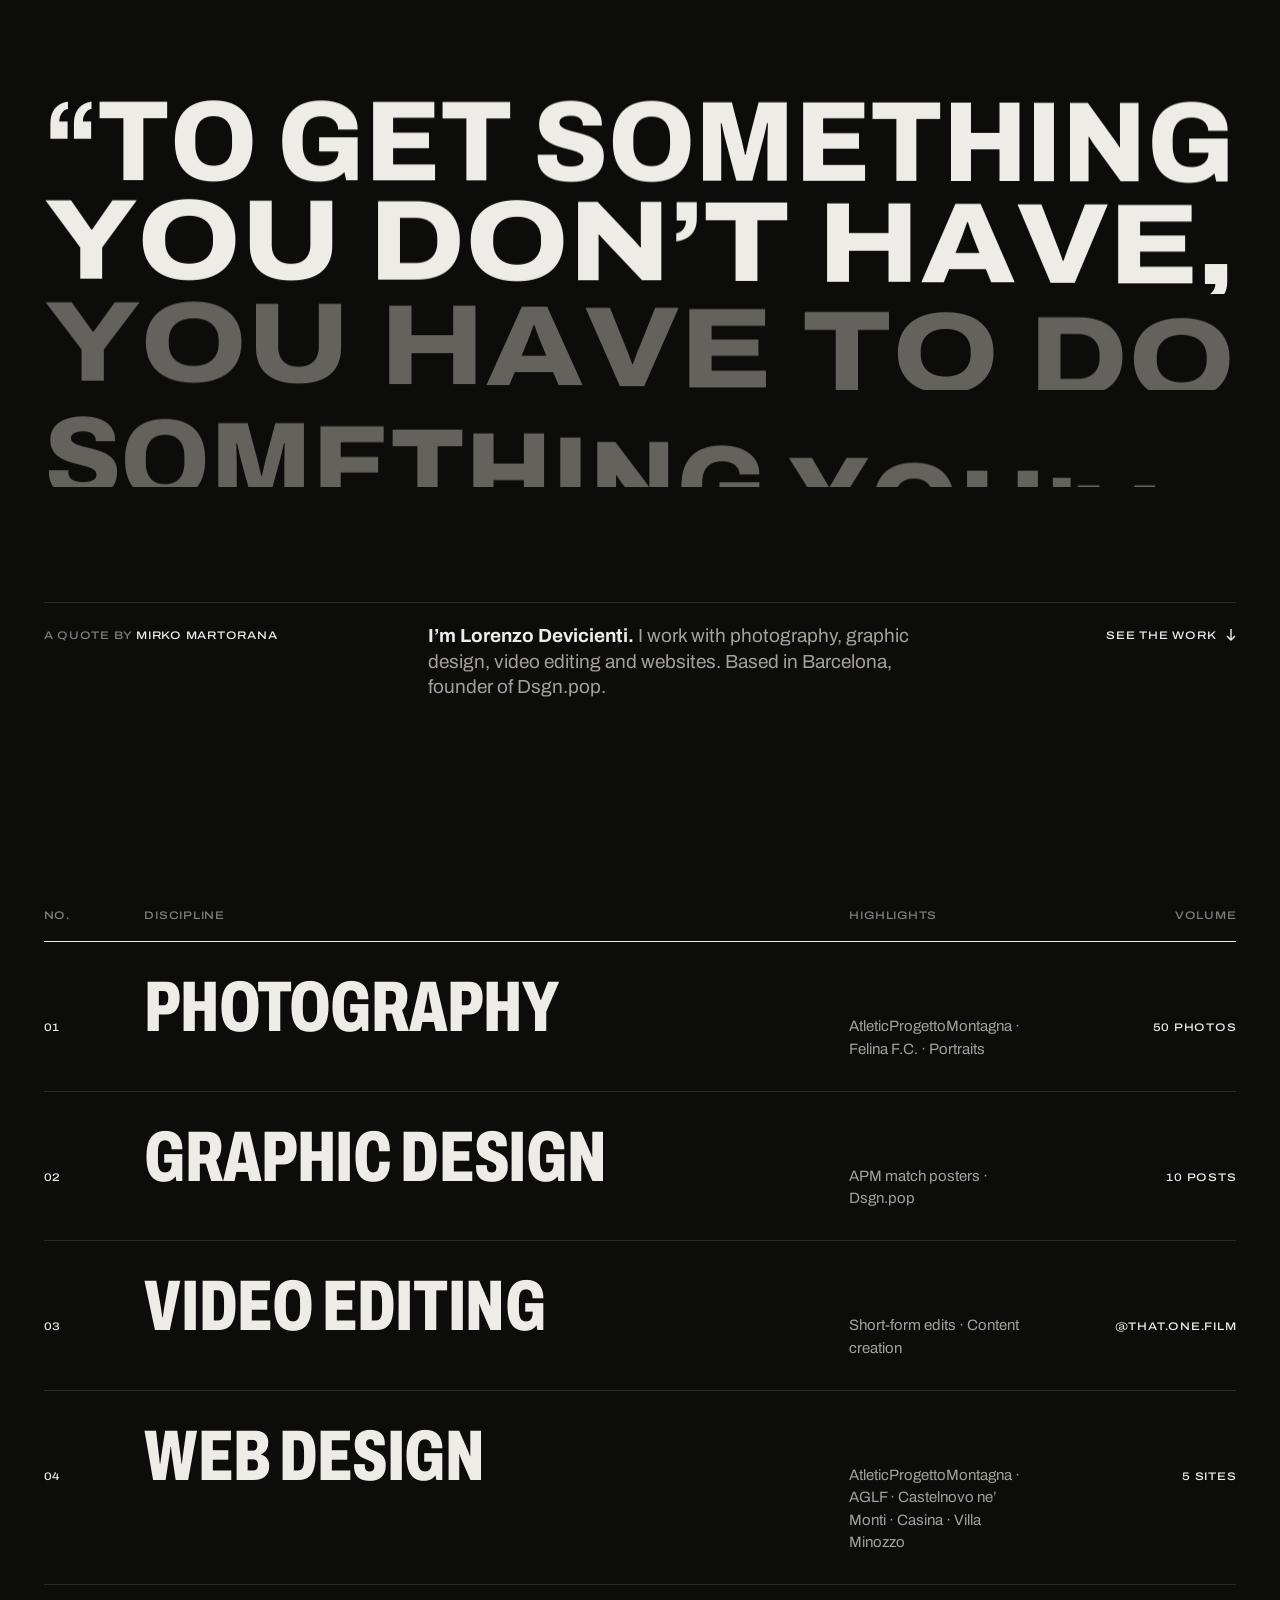
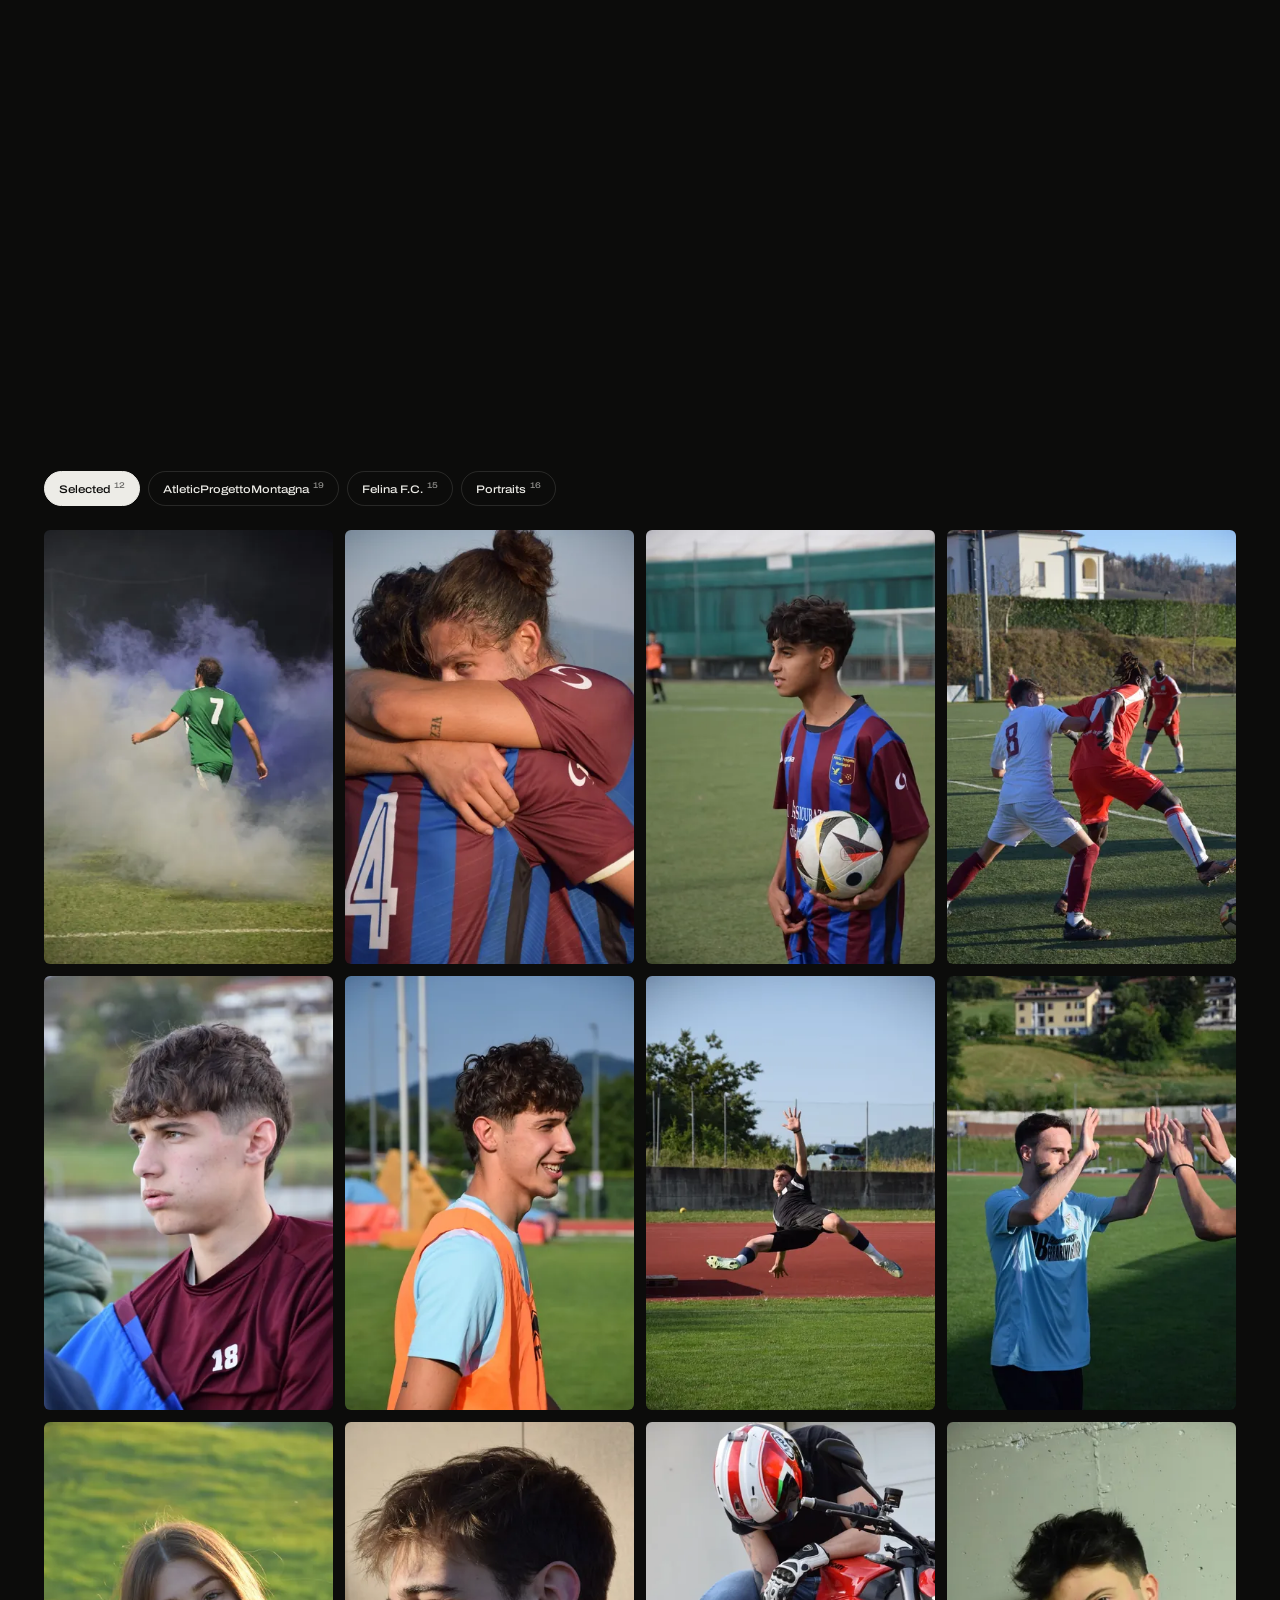
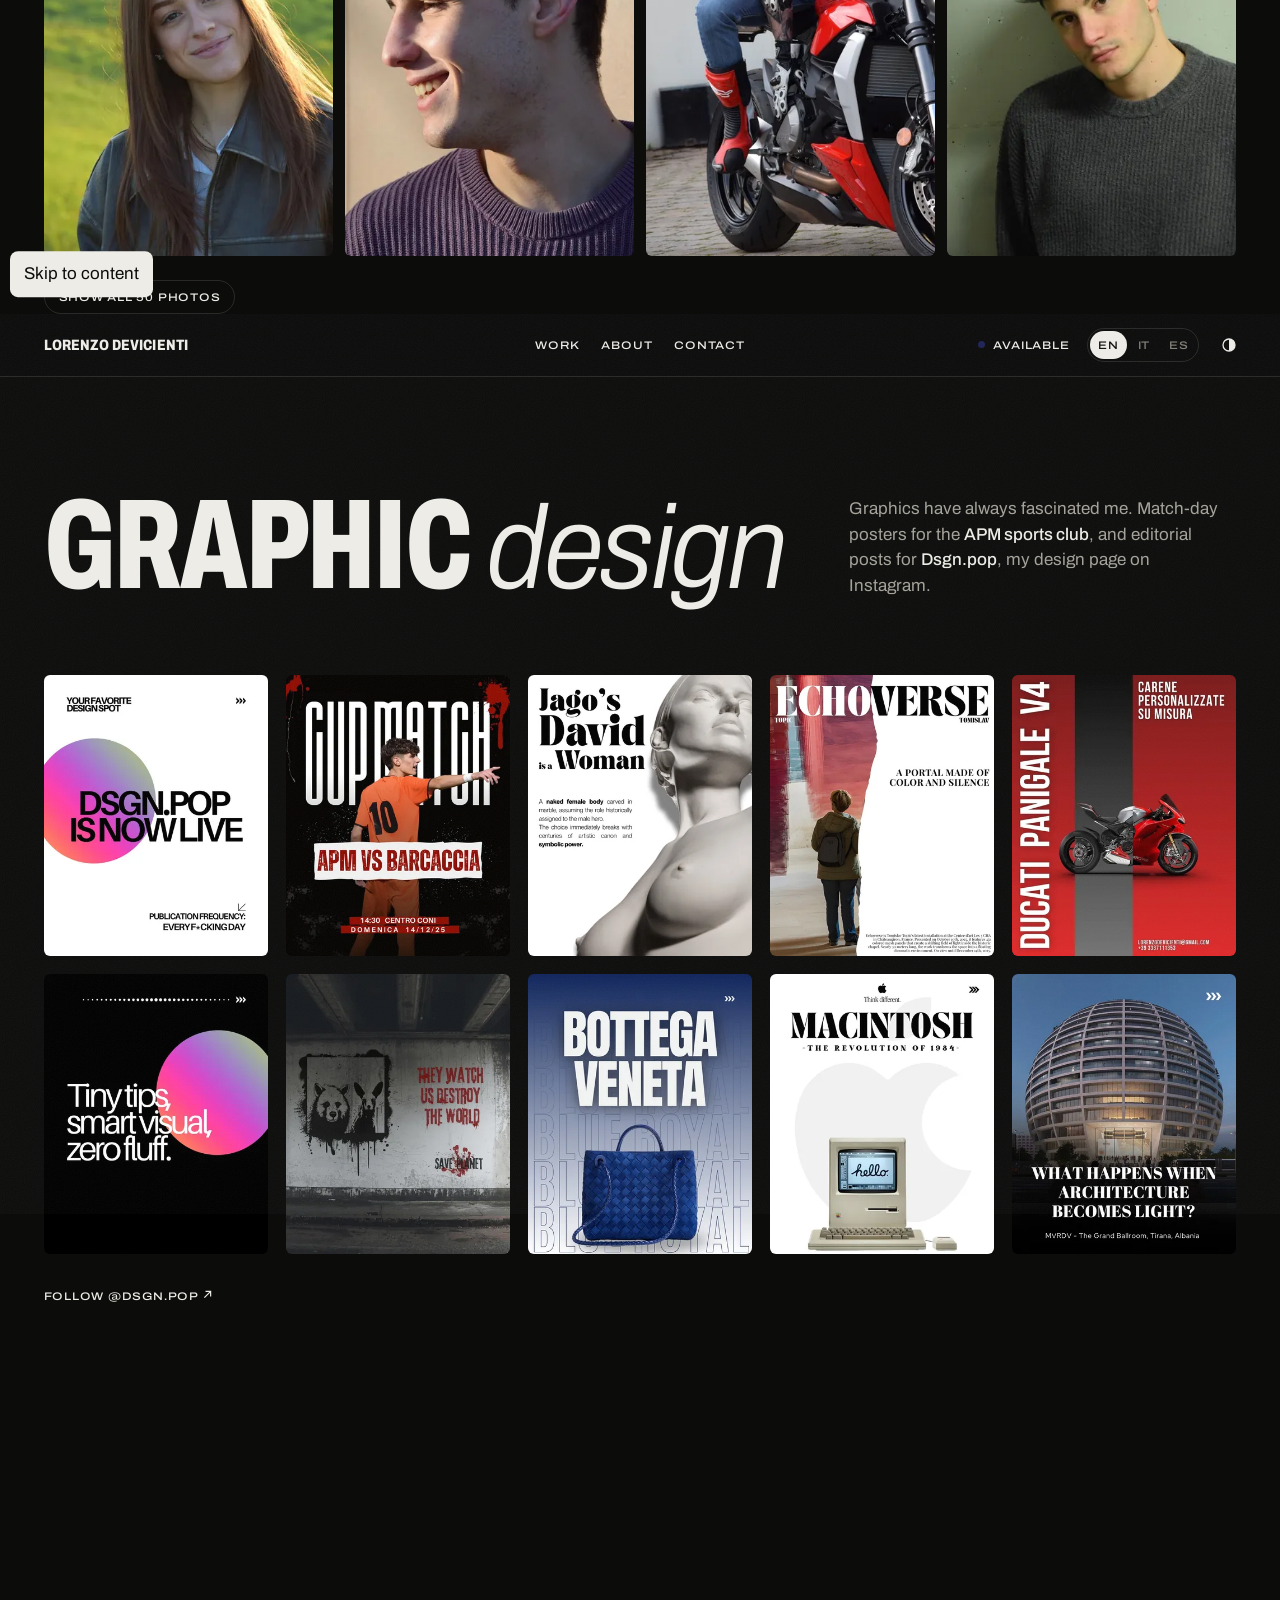
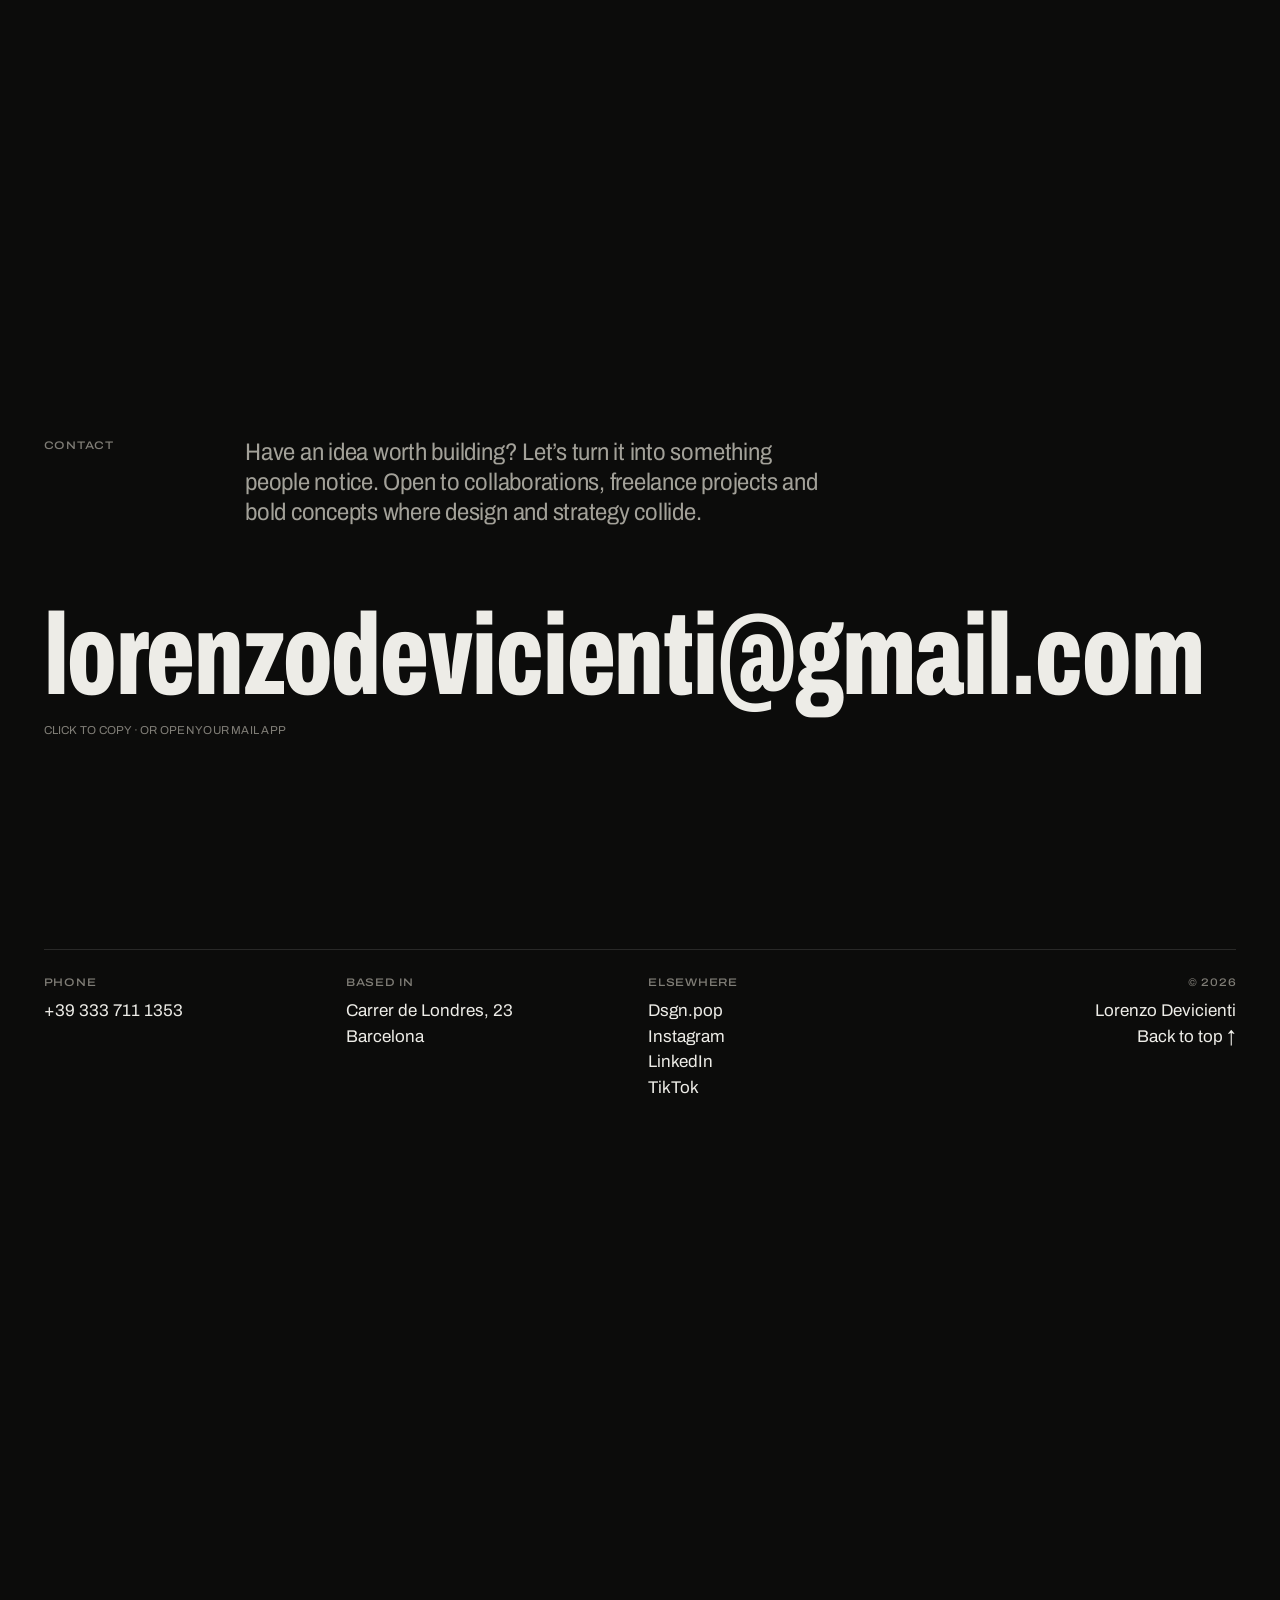
<file: graphics/index.html>
<!doctype html>
<html lang="en">
<head>
<meta charset="utf-8">
<title>Lorenzo Devicienti</title>
<meta name="robots" content="noindex">
<link rel="canonical" href="https://l0renx0.github.io/LorenzoWebSite/#graphics">
<meta http-equiv="refresh" content="0; url=../#graphics">
</head>
<body style="background:#0c0c0b;color:#edece7;font-family:system-ui,sans-serif">
<p><a href="../#graphics" style="color:inherit">This page has moved. Continue to Lorenzo Devicienti</a></p>
</body>
</html>
</file>
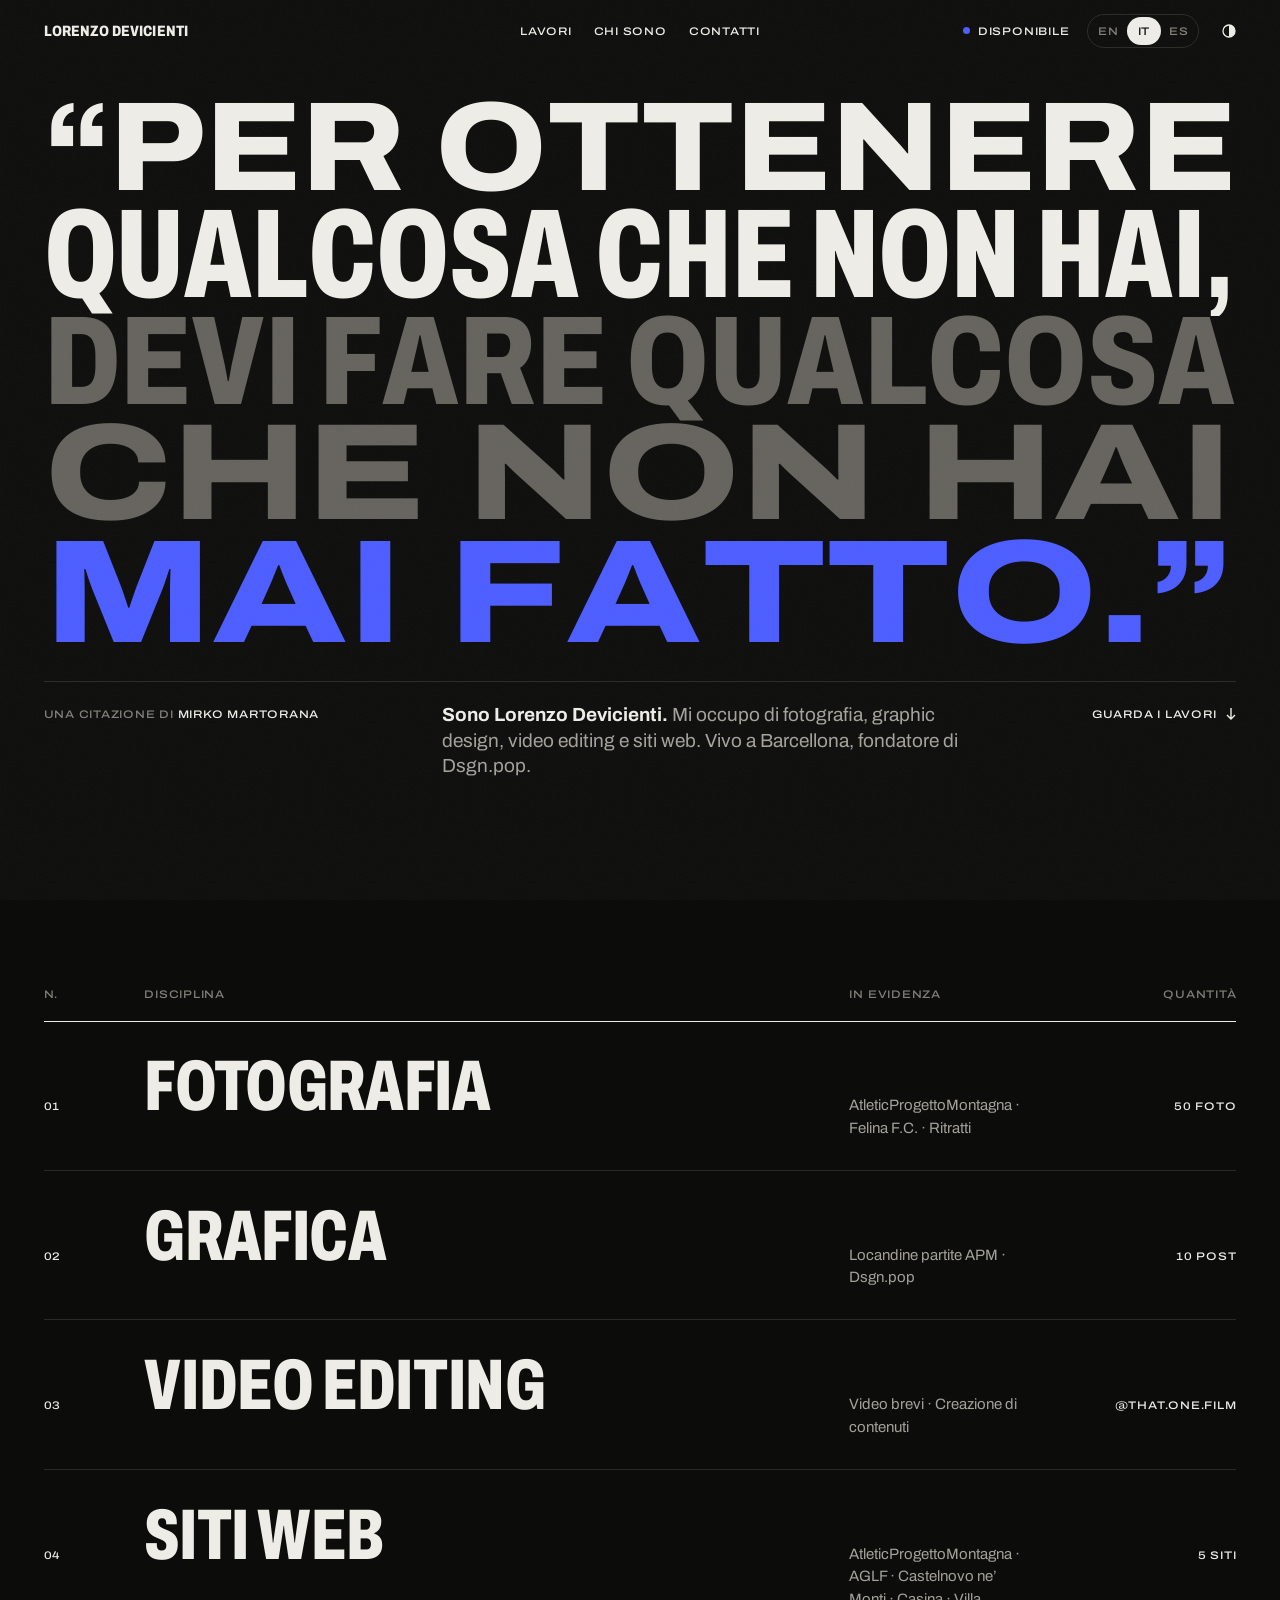
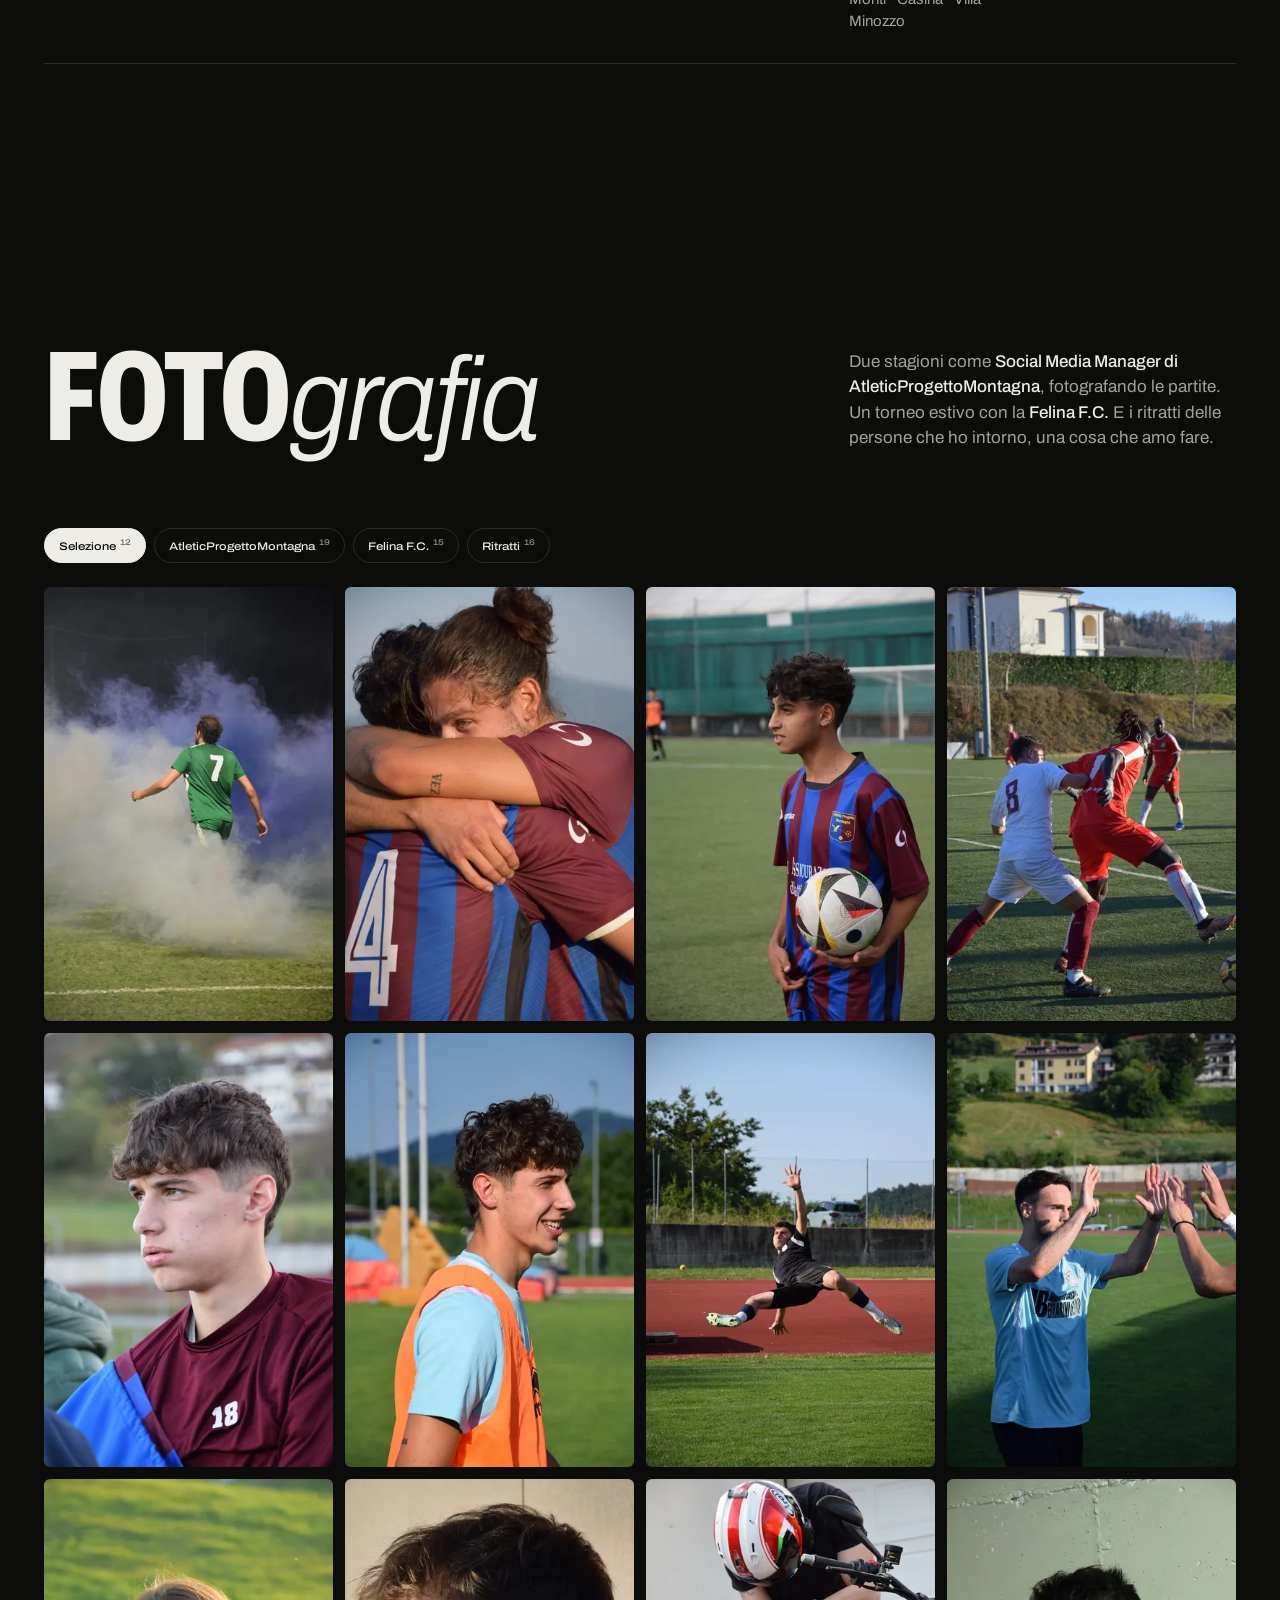
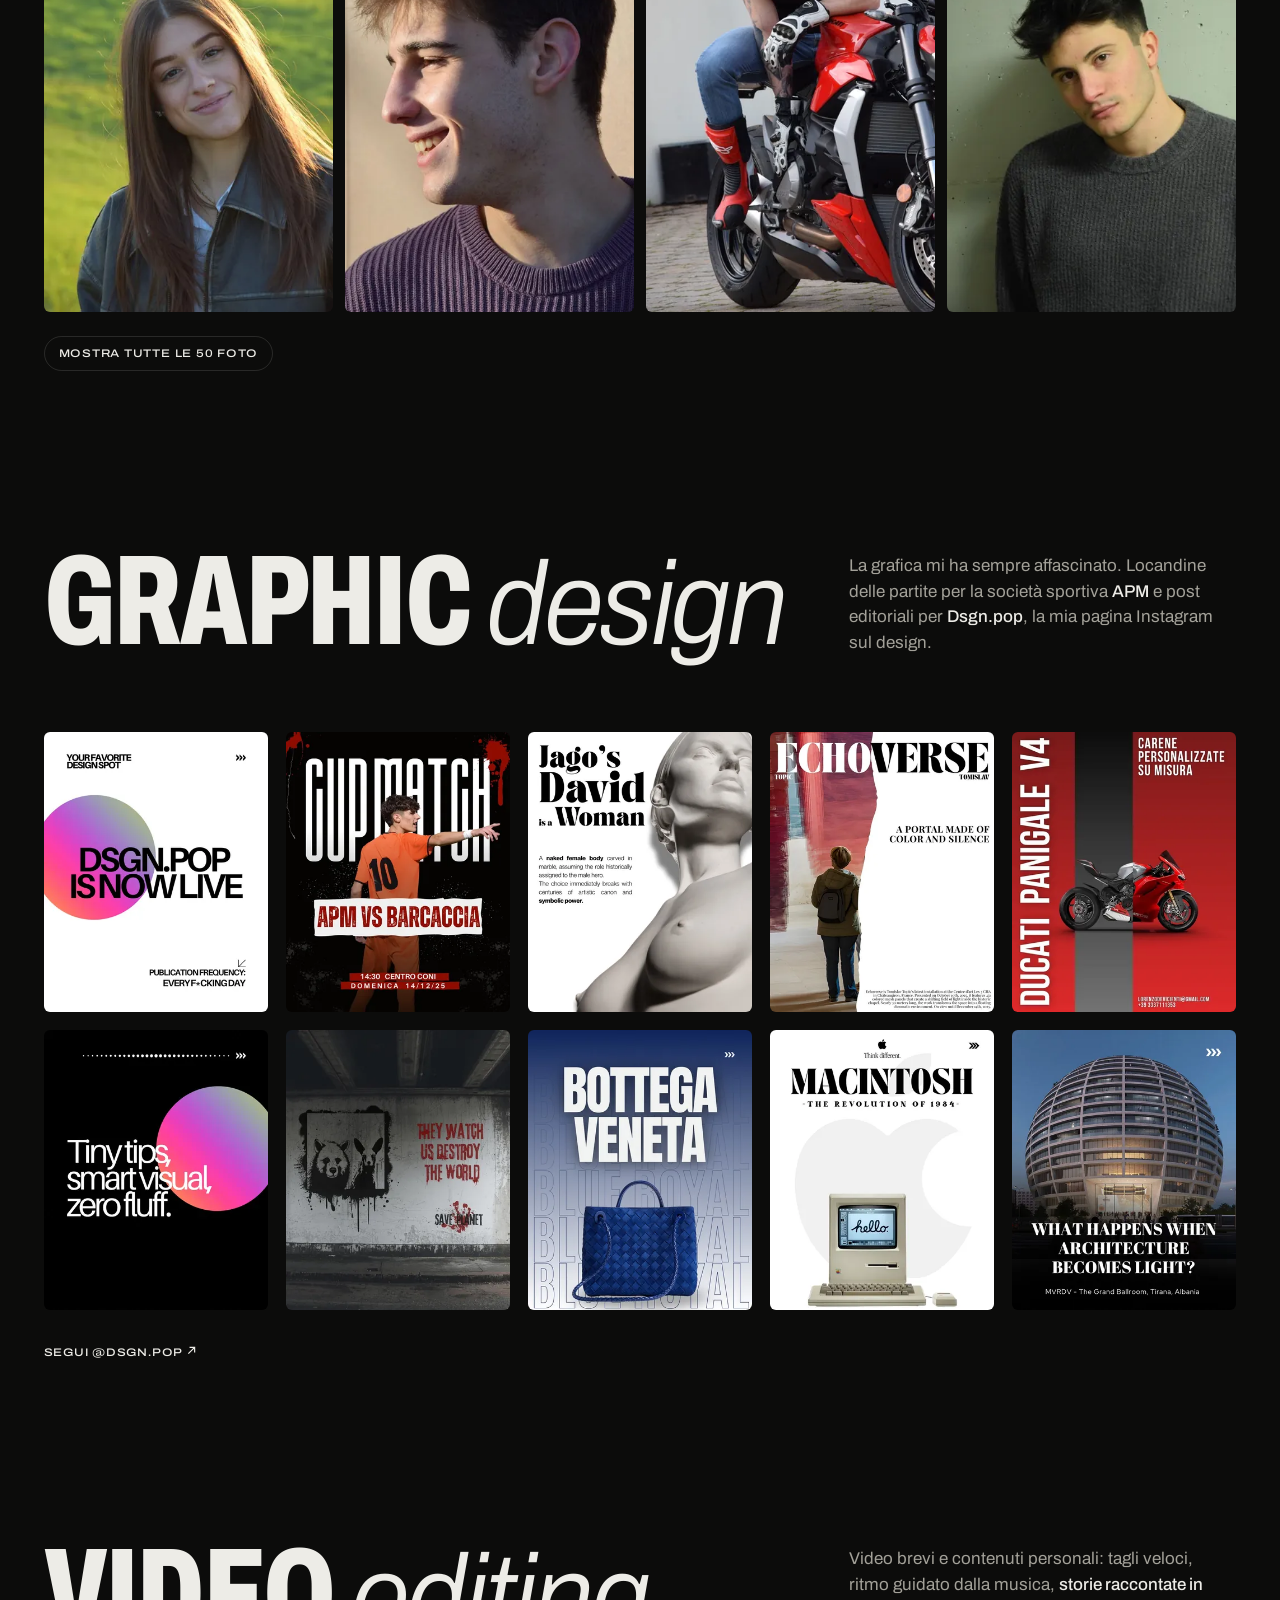
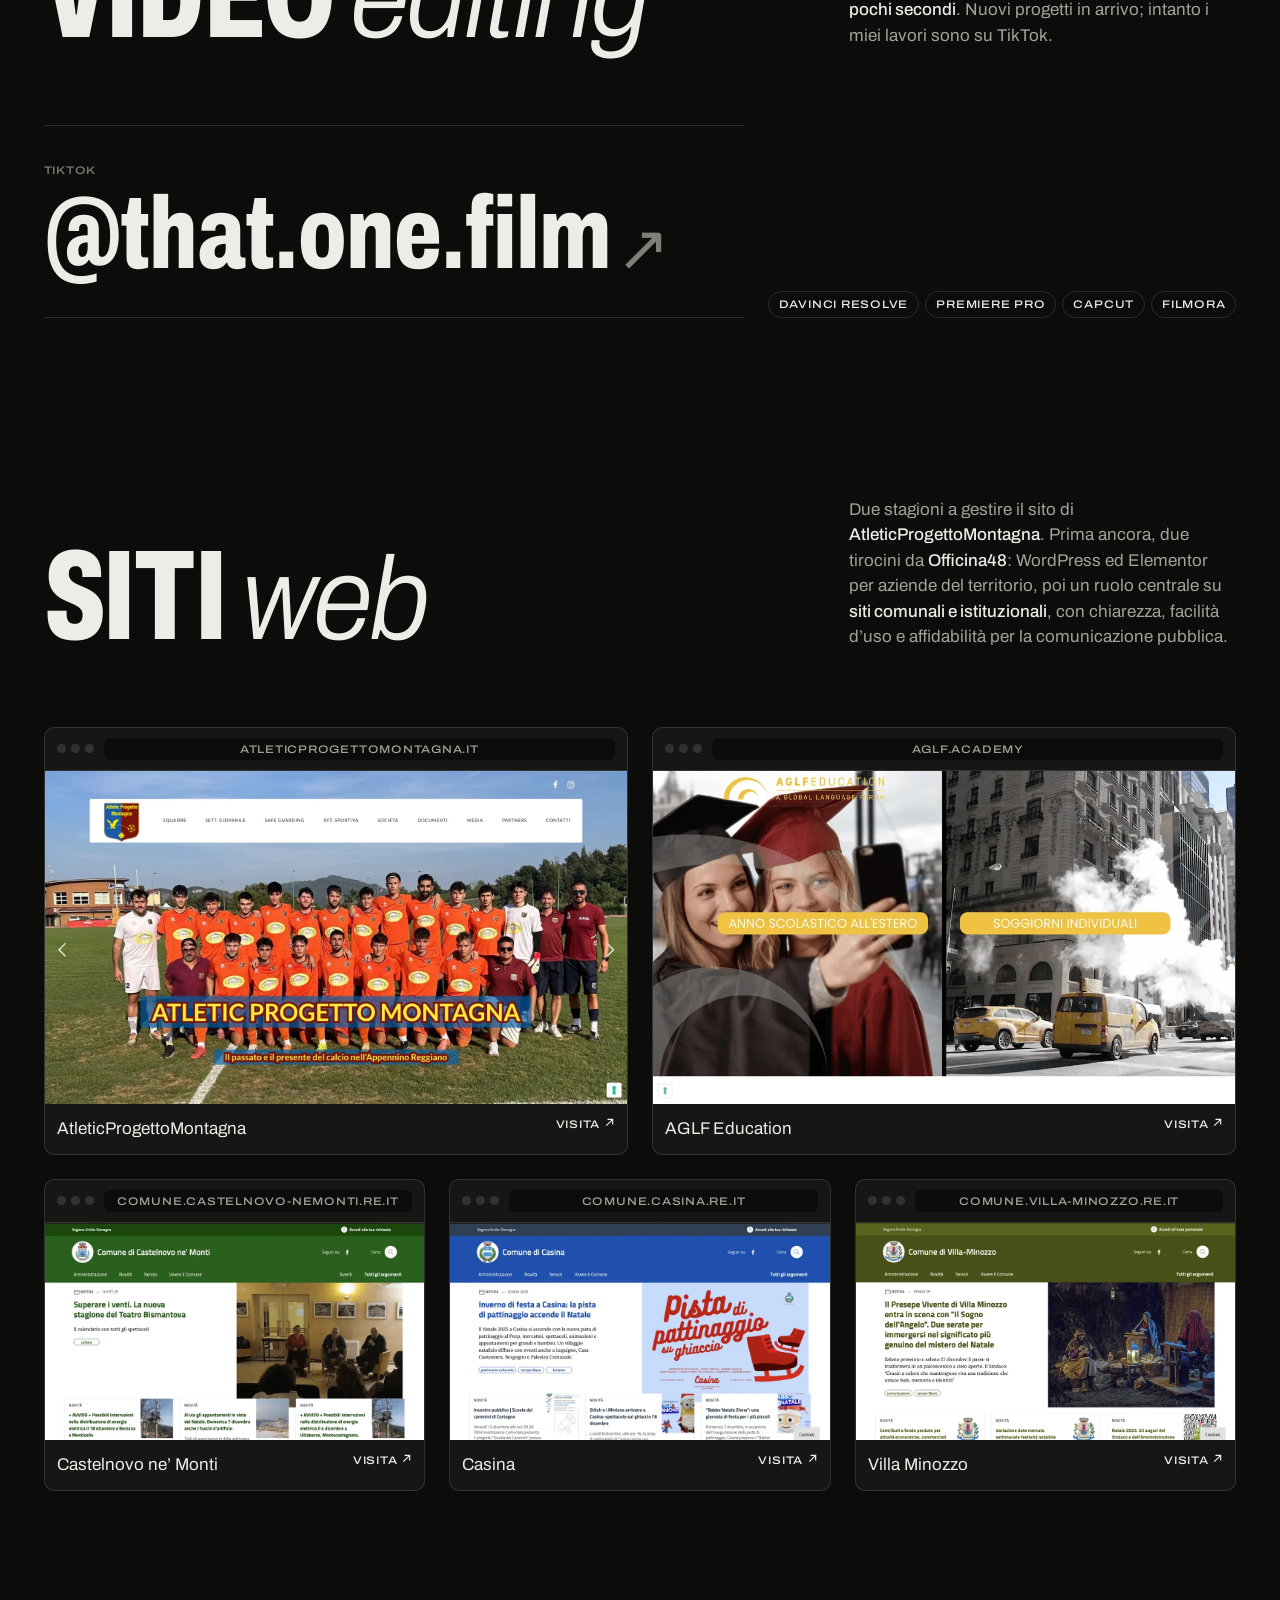
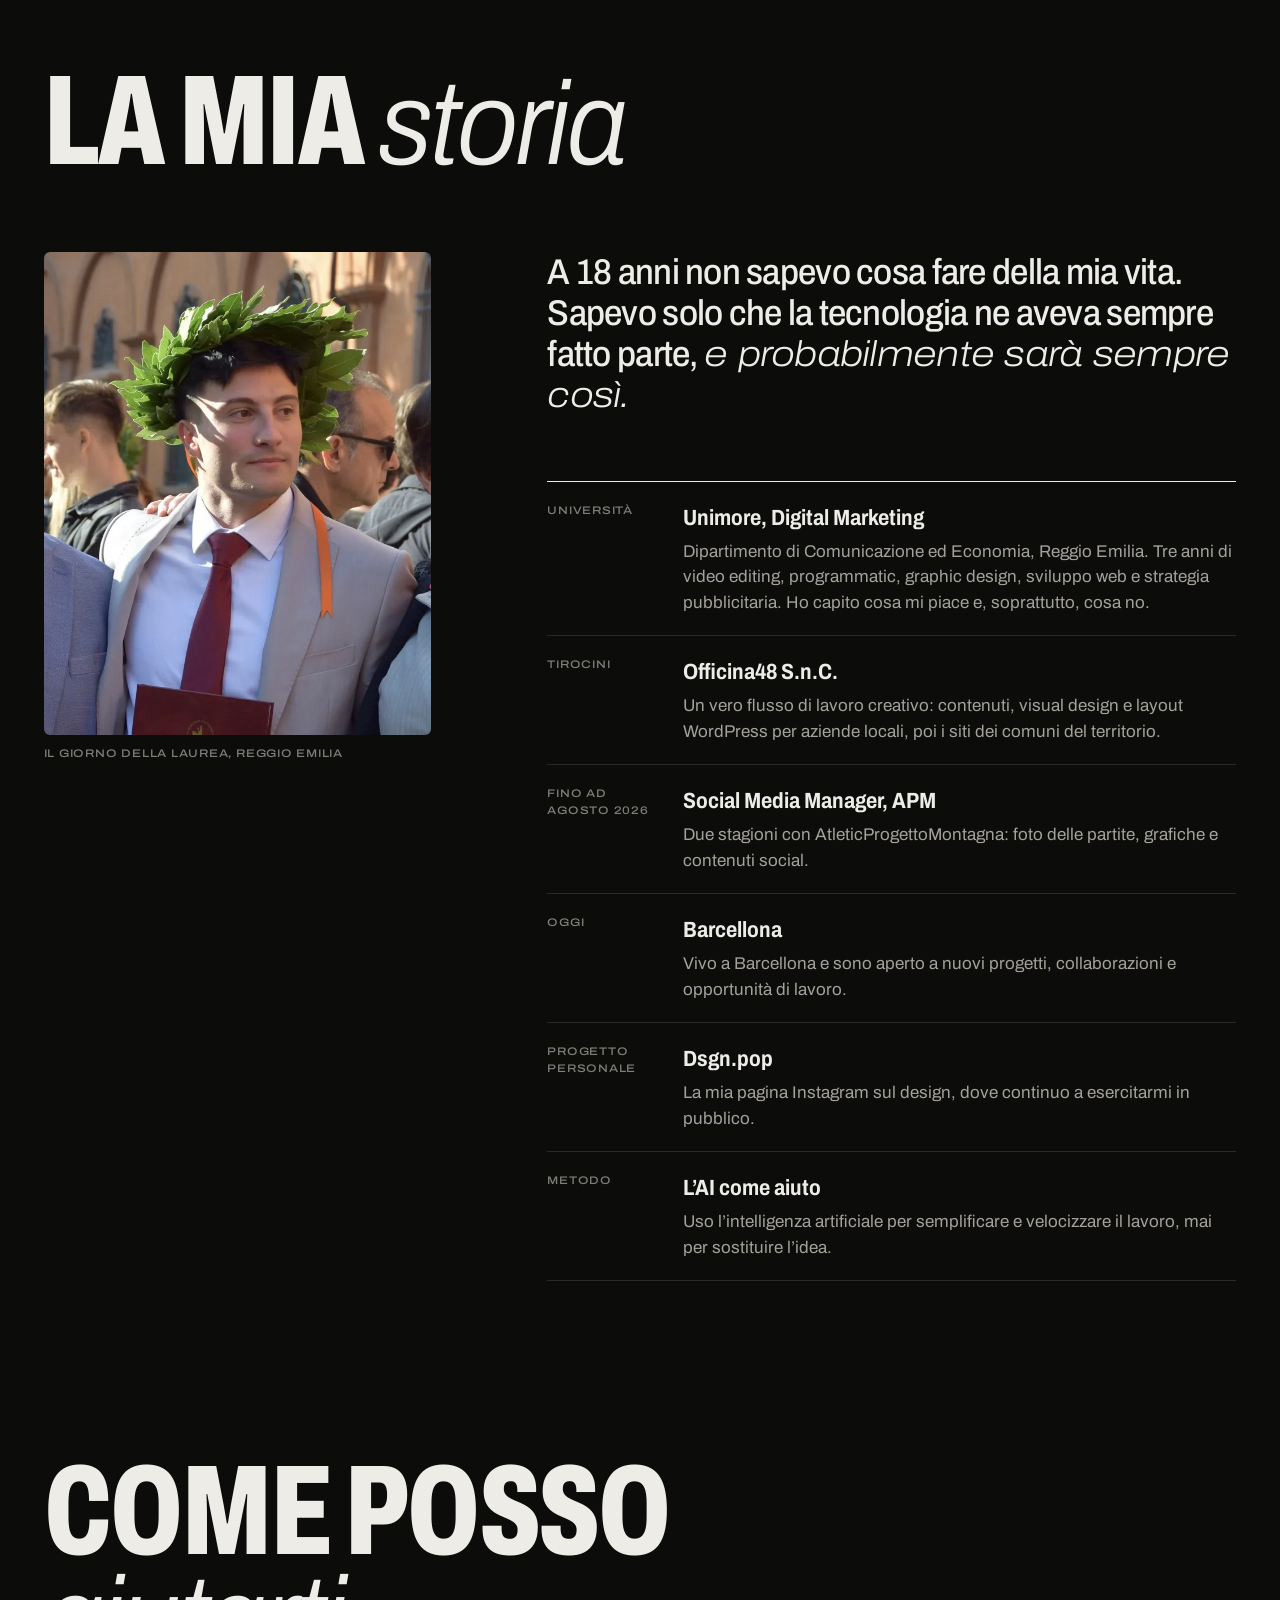
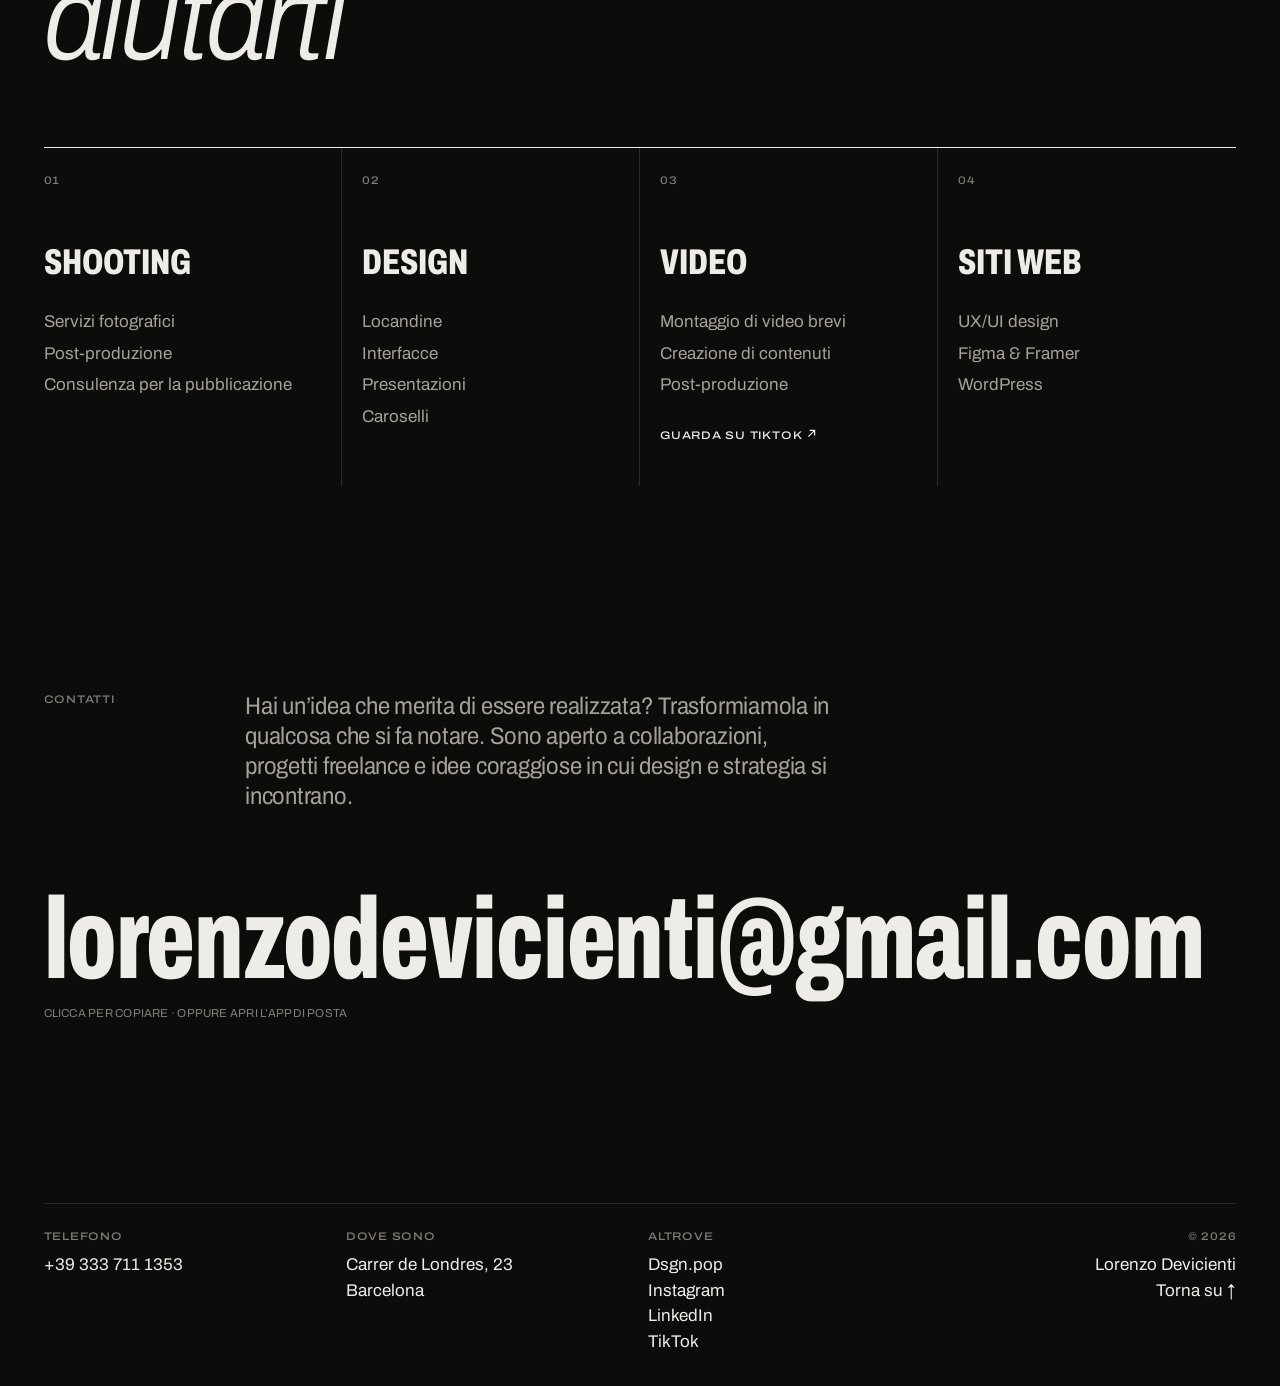
<file: it/index.html>
<!doctype html>
<html lang="it" data-t-copied="Email copiata. A presto!" data-t-light="Passa al tema chiaro" data-t-dark="Passa al tema scuro">
<head>
<meta charset="utf-8">
<meta name="viewport" content="width=device-width, initial-scale=1, viewport-fit=cover">
<title>Lorenzo Devicienti · Foto, grafica, video e web</title>
<meta name="description" content="Lorenzo Devicienti: fotografia, graphic design, video editing e siti web, a Barcellona. Fondatore di Dsgn.pop.">
<link rel="canonical" href="https://l0renx0.github.io/LorenzoWebSite/it/">
<link rel="alternate" hreflang="en" href="https://l0renx0.github.io/LorenzoWebSite/">
<link rel="alternate" hreflang="it" href="https://l0renx0.github.io/LorenzoWebSite/it/">
<link rel="alternate" hreflang="es" href="https://l0renx0.github.io/LorenzoWebSite/es/">
<link rel="alternate" hreflang="x-default" href="https://l0renx0.github.io/LorenzoWebSite/">
<meta property="og:type" content="website">
<meta property="og:title" content="Lorenzo Devicienti">
<meta property="og:description" content="Fotografia, graphic design, video editing e siti web, a Barcellona.">
<meta property="og:image" content="https://l0renx0.github.io/LorenzoWebSite/assets/img/og-image.jpg?v=2">
<meta property="og:image:width" content="1200">
<meta property="og:image:height" content="630">
<meta property="og:image:alt" content="“To get something you don’t have, you have to do something you’ve never done before.” A quote by Mirko Martorana. Lorenzo Devicienti.">
<meta property="og:url" content="https://l0renx0.github.io/LorenzoWebSite/it/">
<meta property="og:locale" content="it_IT">
<meta name="twitter:card" content="summary_large_image">
<meta name="theme-color" content="#0c0c0b">
<link rel="icon" href="../assets/img/favicon.png" type="image/png">
<link rel="preconnect" href="https://fonts.googleapis.com">
<link rel="preconnect" href="https://fonts.gstatic.com" crossorigin>
<link href="https://fonts.googleapis.com/css2?family=Archivo:ital,wdth,wght@0,62..125,100..900;1,62..125,100..900&display=swap" rel="stylesheet">
<link rel="stylesheet" href="../assets/css/style.css">
<script src="../assets/js/main.js" defer></script>
<script type="application/ld+json">{"@context": "https://schema.org", "@type": "Person", "name": "Lorenzo Devicienti", "url": "https://l0renx0.github.io/LorenzoWebSite/", "image": "https://l0renx0.github.io/LorenzoWebSite/assets/img/og-image.jpg", "jobTitle": "Photographer, graphic designer, video editor and web designer", "address": {"@type": "PostalAddress", "addressLocality": "Barcelona", "addressCountry": "ES"}, "alumniOf": {"@type": "CollegeOrUniversity", "name": "Università di Modena e Reggio Emilia"}, "knowsAbout": ["Photography", "Graphic design", "Video editing", "Web design", "Social media"], "sameAs": ["https://www.instagram.com/dsgn.pop/", "https://www.instagram.com/l0renx0/", "https://www.linkedin.com/in/lorenzo-devicienti-5a5669278/", "https://www.tiktok.com/@that.one.film"]}</script>
</head>
<body>
<a class="skip" href="#top">Vai al contenuto</a>
<header class="bar">
  <a class="bar__name" href="#top">Lorenzo Devicienti</a>
  <nav class="bar__nav mono" aria-label="Principale">
    <a href="#index">Lavori</a><a href="#about">Chi sono</a><a href="#contact">Contatti</a>
  </nav>
  <div class="bar__meta mono">
    <span><span class="dot" aria-hidden="true"></span>Disponibile</span>
    <nav class="lang" aria-label="Language"><a href=".././" hreflang="en" lang="en" title="English">EN</a><a href="../it/" hreflang="it" lang="it" title="Italiano" aria-current="true">IT</a><a href="../es/" hreflang="es" lang="es" title="Español">ES</a></nav>
    <button class="bar__theme mono" type="button" data-theme-toggle aria-label="Switch to light theme"><svg width="14" height="14" viewBox="0 0 14 14" aria-hidden="true"><circle cx="7" cy="7" r="6" fill="none" stroke="currentColor" stroke-width="1.3"/><path d="M7 1a6 6 0 0 1 0 12z" fill="currentColor"/></svg></button>
    <button class="bar__menu mono" type="button" aria-expanded="false" aria-controls="menu"><span class="bar__menu-open">Menu</span><span class="bar__menu-close">Chiudi</span><svg class="bar__menu-icon" width="18" height="12" viewBox="0 0 18 12" aria-hidden="true"><path class="l1" d="M0 1h18" stroke="currentColor" stroke-width="1.5"/><path class="l2" d="M0 11h18" stroke="currentColor" stroke-width="1.5"/></svg></button>
  </div>
</header>
<nav class="menu" id="menu" aria-label="Menu">
  <ol class="menu__list">
    <li><a href="#photo"><span class="mono">01</span>Fotografia</a></li>
    <li><a href="#graphics"><span class="mono">02</span>Grafica</a></li>
    <li><a href="#video"><span class="mono">03</span>Video</a></li>
    <li><a href="#web"><span class="mono">04</span>Siti web</a></li>
    <li><a href="#about"><span class="mono">05</span>Chi sono</a></li>
    <li><a href="#services"><span class="mono">06</span>Servizi</a></li>
    <li><a href="#contact"><span class="mono">07</span>Contatti</a></li>
  </ol>
  <div class="menu__foot mono">
    <a href="https://www.instagram.com/dsgn.pop/" target="_blank" rel="noopener">Dsgn.pop</a>
    <a href="https://www.instagram.com/l0renx0/" target="_blank" rel="noopener">Instagram</a>
    <a href="https://www.linkedin.com/in/lorenzo-devicienti-5a5669278/" target="_blank" rel="noopener">LinkedIn</a>
    <a href="https://www.tiktok.com/@that.one.film" target="_blank" rel="noopener">TikTok</a>
    <button class="menu__theme" type="button" data-theme-toggle><svg width="16" height="16" viewBox="0 0 14 14" aria-hidden="true"><circle cx="7" cy="7" r="6" fill="none" stroke="currentColor" stroke-width="1.3"/><path d="M7 1a6 6 0 0 1 0 12z" fill="currentColor"/></svg></button>
  </div>
</nav>

<main id="top">
  <section class="motto" aria-label="Motto">
    <blockquote class="motto__text">
      <span class="sr-only">“Per ottenere qualcosa che non hai, devi fare qualcosa che non hai mai fatto.”</span>
      <span class="motto__line motto__line--w" aria-hidden="true">“Per ottenere</span>
      <span class="motto__line motto__line--w" aria-hidden="true">qualcosa che non hai,</span>
      <span class="motto__line motto__line--w motto__line--dim" aria-hidden="true">devi fare qualcosa</span>
      <span class="motto__line motto__line--w motto__line--dim" aria-hidden="true">che non hai</span>
      <span class="motto__line motto__line--w motto__line--accent" aria-hidden="true">mai fatto.”</span>
      <span class="motto__line motto__line--n" aria-hidden="true">“Per ottenere</span>
      <span class="motto__line motto__line--n" aria-hidden="true">qualcosa</span>
      <span class="motto__line motto__line--n" aria-hidden="true">che non hai,</span>
      <span class="motto__line motto__line--n motto__line--dim" aria-hidden="true">devi fare</span>
      <span class="motto__line motto__line--n motto__line--dim" aria-hidden="true">qualcosa</span>
      <span class="motto__line motto__line--n motto__line--dim" aria-hidden="true">che non hai</span>
      <span class="motto__line motto__line--n motto__line--accent" aria-hidden="true">mai fatto.”</span>
    </blockquote>
    <div class="motto__foot">
      <p class="motto__cite mono">Una citazione di <cite>Mirko Martorana</cite></p>
      <h1 class="motto__intro"><strong>Sono Lorenzo Devicienti.</strong> Mi occupo di fotografia, graphic design, video editing e siti web. Vivo a Barcellona, fondatore di Dsgn.pop.</h1>
      <a class="mono motto__cta" href="#index">Guarda i lavori <svg width="10" height="12" viewBox="0 0 10 12" aria-hidden="true"><path d="M5 0v11M1 7l4 4 4-4" fill="none" stroke="currentColor" stroke-width="1.4"/></svg></a>
    </div>
  </section>

  <section class="index" id="index" aria-labelledby="index-title">
    <h2 class="sr-only" id="index-title">Lavori selezionati</h2>
    <div class="index__head mono dim" aria-hidden="true"><span>N.</span><span>Disciplina</span><span>In evidenza</span><span>Quantità</span></div>
    <a class="row" href="#photo" data-key="photo"><span class="row__n mono">01</span><span class="row__t">Fotografia</span><span class="row__d">AtleticProgettoMontagna · Felina F.C. · Ritratti</span><span class="row__c mono">50 foto</span></a>
    <a class="row" href="#graphics" data-key="graphics"><span class="row__n mono">02</span><span class="row__t">Grafica</span><span class="row__d">Locandine partite APM · Dsgn.pop</span><span class="row__c mono">10 post</span></a>
    <a class="row" href="#video" data-key="video"><span class="row__n mono">03</span><span class="row__t">Video editing</span><span class="row__d">Video brevi · Creazione di contenuti</span><span class="row__c mono">@that.one.film</span></a>
    <a class="row" href="#web" data-key="web"><span class="row__n mono">04</span><span class="row__t">Siti web</span><span class="row__d">AtleticProgettoMontagna · AGLF · Castelnovo ne’ Monti · Casina · Villa Minozzo</span><span class="row__c mono">5 siti</span></a>
  </section>

  <section class="chapter" id="photo" aria-labelledby="photo-title">
    <header class="chapter__head rv">
      <h2 class="chapter__title" id="photo-title">Foto<span class="serif">grafia</span></h2>
      <p class="chapter__lede">Due stagioni come <strong>Social Media Manager di AtleticProgettoMontagna</strong>, fotografando le partite. Un torneo estivo con la <strong>Felina F.C.</strong> E i ritratti delle persone che ho intorno, una cosa che amo fare.</p>
    </header>
    <div class="filters mono" role="group" aria-label="Filtra le foto">
      <button class="chip" data-filter="all" aria-pressed="true">Selezione<sup>12</sup></button>
      <button class="chip" data-filter="apm" aria-pressed="false">AtleticProgettoMontagna<sup>19</sup></button>
      <button class="chip" data-filter="felina" aria-pressed="false">Felina F.C.<sup>15</sup></button>
      <button class="chip" data-filter="portraits" aria-pressed="false">Ritratti<sup>16</sup></button>
    </div>
    <div class="gallery">
        <figure data-series="felina" data-pick="1" tabindex="0"><img src="../assets/img/6fBj17zaMwa7RxseziaWEU474.jpg" srcset="../assets/img/opt/6fBj17zaMwa7RxseziaWEU474-400.webp 400w, ../assets/img/opt/6fBj17zaMwa7RxseziaWEU474-683.webp 683w" sizes="(max-width: 560px) 50vw, (max-width: 1100px) 33vw, 25vw" data-full="../assets/img/opt/6fBj17zaMwa7RxseziaWEU474-683.webp" alt="Felina F.C. — foto 4" width="683" height="1024" loading="lazy" decoding="async"><figcaption class="mono">Felina F.C.</figcaption></figure>
        <figure data-series="apm" data-pick="1" tabindex="0"><img src="../assets/img/FcLfpHtsbJPp8jdbuigGwRnVPko.jpg" srcset="../assets/img/opt/FcLfpHtsbJPp8jdbuigGwRnVPko-400.webp 400w, ../assets/img/opt/FcLfpHtsbJPp8jdbuigGwRnVPko-683.webp 683w" sizes="(max-width: 560px) 50vw, (max-width: 1100px) 33vw, 25vw" data-full="../assets/img/opt/FcLfpHtsbJPp8jdbuigGwRnVPko-683.webp" alt="AtleticProgettoMontagna — foto 6" width="683" height="1024" loading="lazy" decoding="async"><figcaption class="mono">AtleticProgettoMontagna</figcaption></figure>
        <figure data-series="portraits" data-pick="1" tabindex="0"><img src="../assets/img/AusNVAGb5uFXEwEf2JIXsk5Nj90.jpg" srcset="../assets/img/opt/AusNVAGb5uFXEwEf2JIXsk5Nj90-400.webp 400w, ../assets/img/opt/AusNVAGb5uFXEwEf2JIXsk5Nj90-683.webp 683w" sizes="(max-width: 560px) 50vw, (max-width: 1100px) 33vw, 25vw" data-full="../assets/img/opt/AusNVAGb5uFXEwEf2JIXsk5Nj90-683.webp" alt="Portraits — foto 1" width="683" height="1024" loading="lazy" decoding="async"><figcaption class="mono">Ritratti</figcaption></figure>
        <figure data-series="apm" data-pick="1" tabindex="0"><img src="../assets/img/RuSgDBYhIHaw12oly2AP74kYsFE.jpg" srcset="../assets/img/opt/RuSgDBYhIHaw12oly2AP74kYsFE-400.webp 400w, ../assets/img/opt/RuSgDBYhIHaw12oly2AP74kYsFE-683.webp 683w" sizes="(max-width: 560px) 50vw, (max-width: 1100px) 33vw, 25vw" data-full="../assets/img/opt/RuSgDBYhIHaw12oly2AP74kYsFE-683.webp" alt="AtleticProgettoMontagna — foto 7" width="683" height="1024" loading="lazy" decoding="async"><figcaption class="mono">AtleticProgettoMontagna</figcaption></figure>
        <figure data-series="felina" data-pick="1" tabindex="0"><img src="../assets/img/nPoLp6cwEOBppzmMoVZIzKC4KiU.jpg" srcset="../assets/img/opt/nPoLp6cwEOBppzmMoVZIzKC4KiU-400.webp 400w, ../assets/img/opt/nPoLp6cwEOBppzmMoVZIzKC4KiU-683.webp 683w" sizes="(max-width: 560px) 50vw, (max-width: 1100px) 33vw, 25vw" data-full="../assets/img/opt/nPoLp6cwEOBppzmMoVZIzKC4KiU-683.webp" alt="Felina F.C. — foto 2" width="683" height="1024" loading="lazy" decoding="async"><figcaption class="mono">Felina F.C.</figcaption></figure>
        <figure data-series="portraits" data-pick="1" tabindex="0"><img src="../assets/img/SbxntRZnTX4uV2RfLePbaVRD08s.jpg" srcset="../assets/img/opt/SbxntRZnTX4uV2RfLePbaVRD08s-400.webp 400w, ../assets/img/opt/SbxntRZnTX4uV2RfLePbaVRD08s-683.webp 683w" sizes="(max-width: 560px) 50vw, (max-width: 1100px) 33vw, 25vw" data-full="../assets/img/opt/SbxntRZnTX4uV2RfLePbaVRD08s-683.webp" alt="Portraits — foto 6" width="683" height="1024" loading="lazy" decoding="async"><figcaption class="mono">Ritratti</figcaption></figure>
        <figure data-series="apm" data-pick="1" tabindex="0"><img src="../assets/img/uUdWxz5QYfY6dfYP0lmHK5zYL0.jpg" srcset="../assets/img/opt/uUdWxz5QYfY6dfYP0lmHK5zYL0-400.webp 400w, ../assets/img/opt/uUdWxz5QYfY6dfYP0lmHK5zYL0-683.webp 683w" sizes="(max-width: 560px) 50vw, (max-width: 1100px) 33vw, 25vw" data-full="../assets/img/opt/uUdWxz5QYfY6dfYP0lmHK5zYL0-683.webp" alt="AtleticProgettoMontagna — foto 11" width="683" height="1024" loading="lazy" decoding="async"><figcaption class="mono">AtleticProgettoMontagna</figcaption></figure>
        <figure data-series="felina" data-pick="1" tabindex="0"><img src="../assets/img/Qj9CLRh7ycOmwOgLQtfN2WmURDg.jpg" srcset="../assets/img/opt/Qj9CLRh7ycOmwOgLQtfN2WmURDg-400.webp 400w, ../assets/img/opt/Qj9CLRh7ycOmwOgLQtfN2WmURDg-683.webp 683w" sizes="(max-width: 560px) 50vw, (max-width: 1100px) 33vw, 25vw" data-full="../assets/img/opt/Qj9CLRh7ycOmwOgLQtfN2WmURDg-683.webp" alt="Felina F.C. — foto 9" width="683" height="1024" loading="lazy" decoding="async"><figcaption class="mono">Felina F.C.</figcaption></figure>
        <figure data-series="portraits" data-pick="1" tabindex="0"><img src="../assets/img/WOUz52KrQMLG4CWbRkoxtRhc0.jpg" srcset="../assets/img/opt/WOUz52KrQMLG4CWbRkoxtRhc0-400.webp 400w, ../assets/img/opt/WOUz52KrQMLG4CWbRkoxtRhc0-683.webp 683w" sizes="(max-width: 560px) 50vw, (max-width: 1100px) 33vw, 25vw" data-full="../assets/img/opt/WOUz52KrQMLG4CWbRkoxtRhc0-683.webp" alt="Portraits — foto 11" width="683" height="1024" loading="lazy" decoding="async"><figcaption class="mono">Ritratti</figcaption></figure>
        <figure data-series="apm" data-pick="1" tabindex="0"><img src="../assets/img/BkpBZQdYfFiUFGwlvuUmCUlPLs.jpg" srcset="../assets/img/opt/BkpBZQdYfFiUFGwlvuUmCUlPLs-400.webp 400w, ../assets/img/opt/BkpBZQdYfFiUFGwlvuUmCUlPLs-683.webp 683w" sizes="(max-width: 560px) 50vw, (max-width: 1100px) 33vw, 25vw" data-full="../assets/img/opt/BkpBZQdYfFiUFGwlvuUmCUlPLs-683.webp" alt="AtleticProgettoMontagna — foto 17" width="683" height="1024" loading="lazy" decoding="async"><figcaption class="mono">AtleticProgettoMontagna</figcaption></figure>
        <figure data-series="felina" data-pick="1" tabindex="0"><img src="../assets/img/fMpP6RPW21snJr9sE1zEwDLcyzM.jpg" srcset="../assets/img/opt/fMpP6RPW21snJr9sE1zEwDLcyzM-400.webp 400w, ../assets/img/opt/fMpP6RPW21snJr9sE1zEwDLcyzM-683.webp 683w" sizes="(max-width: 560px) 50vw, (max-width: 1100px) 33vw, 25vw" data-full="../assets/img/opt/fMpP6RPW21snJr9sE1zEwDLcyzM-683.webp" alt="Felina F.C. — foto 7" width="683" height="1024" loading="lazy" decoding="async"><figcaption class="mono">Felina F.C.</figcaption></figure>
        <figure data-series="portraits" data-pick="1" tabindex="0"><img src="../assets/img/ne73Ra6lF0WE50E0T7vrylgxI8.jpg" srcset="../assets/img/opt/ne73Ra6lF0WE50E0T7vrylgxI8-400.webp 400w, ../assets/img/opt/ne73Ra6lF0WE50E0T7vrylgxI8-683.webp 683w" sizes="(max-width: 560px) 50vw, (max-width: 1100px) 33vw, 25vw" data-full="../assets/img/opt/ne73Ra6lF0WE50E0T7vrylgxI8-683.webp" alt="Portraits — foto 5" width="683" height="1024" loading="lazy" decoding="async"><figcaption class="mono">Ritratti</figcaption></figure>
        <figure data-series="apm" data-pick="0" tabindex="0"><img src="../assets/img/bvqRJ93u7xq963mejcVIYYrbkQ.jpg" srcset="../assets/img/opt/bvqRJ93u7xq963mejcVIYYrbkQ-400.webp 400w, ../assets/img/opt/bvqRJ93u7xq963mejcVIYYrbkQ-701.webp 701w" sizes="(max-width: 560px) 50vw, (max-width: 1100px) 33vw, 25vw" data-full="../assets/img/opt/bvqRJ93u7xq963mejcVIYYrbkQ-701.webp" alt="AtleticProgettoMontagna — foto 1" width="701" height="1024" loading="lazy" decoding="async"><figcaption class="mono">AtleticProgettoMontagna</figcaption></figure>
        <figure data-series="apm" data-pick="0" tabindex="0"><img src="../assets/img/VYCmOlJEfKsJrT64WwgblFS0bRo.jpg" srcset="../assets/img/opt/VYCmOlJEfKsJrT64WwgblFS0bRo-400.webp 400w, ../assets/img/opt/VYCmOlJEfKsJrT64WwgblFS0bRo-683.webp 683w" sizes="(max-width: 560px) 50vw, (max-width: 1100px) 33vw, 25vw" data-full="../assets/img/opt/VYCmOlJEfKsJrT64WwgblFS0bRo-683.webp" alt="AtleticProgettoMontagna — foto 2" width="683" height="1024" loading="lazy" decoding="async"><figcaption class="mono">AtleticProgettoMontagna</figcaption></figure>
        <figure data-series="apm" data-pick="0" tabindex="0"><img src="../assets/img/s4PfRLGwhx5XBLo5GjPt0Pc6xt8.jpg" srcset="../assets/img/opt/s4PfRLGwhx5XBLo5GjPt0Pc6xt8-400.webp 400w, ../assets/img/opt/s4PfRLGwhx5XBLo5GjPt0Pc6xt8-636.webp 636w" sizes="(max-width: 560px) 50vw, (max-width: 1100px) 33vw, 25vw" data-full="../assets/img/opt/s4PfRLGwhx5XBLo5GjPt0Pc6xt8-636.webp" alt="AtleticProgettoMontagna — foto 3" width="636" height="1024" loading="lazy" decoding="async"><figcaption class="mono">AtleticProgettoMontagna</figcaption></figure>
        <figure data-series="apm" data-pick="0" tabindex="0"><img src="../assets/img/xI3OAFQQiUtmQUKlNnTGipWsn9w.jpg" srcset="../assets/img/opt/xI3OAFQQiUtmQUKlNnTGipWsn9w-400.webp 400w, ../assets/img/opt/xI3OAFQQiUtmQUKlNnTGipWsn9w-658.webp 658w" sizes="(max-width: 560px) 50vw, (max-width: 1100px) 33vw, 25vw" data-full="../assets/img/opt/xI3OAFQQiUtmQUKlNnTGipWsn9w-658.webp" alt="AtleticProgettoMontagna — foto 4" width="658" height="1024" loading="lazy" decoding="async"><figcaption class="mono">AtleticProgettoMontagna</figcaption></figure>
        <figure data-series="apm" data-pick="0" tabindex="0"><img src="../assets/img/LnxemSQuETHjhwmRGtZLN9I3UA.jpg" srcset="../assets/img/opt/LnxemSQuETHjhwmRGtZLN9I3UA-400.webp 400w, ../assets/img/opt/LnxemSQuETHjhwmRGtZLN9I3UA-680.webp 680w" sizes="(max-width: 560px) 50vw, (max-width: 1100px) 33vw, 25vw" data-full="../assets/img/opt/LnxemSQuETHjhwmRGtZLN9I3UA-680.webp" alt="AtleticProgettoMontagna — foto 5" width="680" height="1024" loading="lazy" decoding="async"><figcaption class="mono">AtleticProgettoMontagna</figcaption></figure>
        <figure data-series="apm" data-pick="0" tabindex="0"><img src="../assets/img/rmQJQxmoYeUbl0EhX2FesCeBEI4.jpg" srcset="../assets/img/opt/rmQJQxmoYeUbl0EhX2FesCeBEI4-400.webp 400w, ../assets/img/opt/rmQJQxmoYeUbl0EhX2FesCeBEI4-639.webp 639w" sizes="(max-width: 560px) 50vw, (max-width: 1100px) 33vw, 25vw" data-full="../assets/img/opt/rmQJQxmoYeUbl0EhX2FesCeBEI4-639.webp" alt="AtleticProgettoMontagna — foto 8" width="639" height="1024" loading="lazy" decoding="async"><figcaption class="mono">AtleticProgettoMontagna</figcaption></figure>
        <figure data-series="apm" data-pick="0" tabindex="0"><img src="../assets/img/zHvepzNq4BnzDoGMGCjYmtjBUog.jpg" srcset="../assets/img/opt/zHvepzNq4BnzDoGMGCjYmtjBUog-400.webp 400w, ../assets/img/opt/zHvepzNq4BnzDoGMGCjYmtjBUog-683.webp 683w" sizes="(max-width: 560px) 50vw, (max-width: 1100px) 33vw, 25vw" data-full="../assets/img/opt/zHvepzNq4BnzDoGMGCjYmtjBUog-683.webp" alt="AtleticProgettoMontagna — foto 9" width="683" height="1024" loading="lazy" decoding="async"><figcaption class="mono">AtleticProgettoMontagna</figcaption></figure>
        <figure data-series="apm" data-pick="0" tabindex="0"><img src="../assets/img/fu0bbY0WxeMDTpL8WMBikokXhQ.jpg" srcset="../assets/img/opt/fu0bbY0WxeMDTpL8WMBikokXhQ-400.webp 400w, ../assets/img/opt/fu0bbY0WxeMDTpL8WMBikokXhQ-683.webp 683w" sizes="(max-width: 560px) 50vw, (max-width: 1100px) 33vw, 25vw" data-full="../assets/img/opt/fu0bbY0WxeMDTpL8WMBikokXhQ-683.webp" alt="AtleticProgettoMontagna — foto 10" width="683" height="1024" loading="lazy" decoding="async"><figcaption class="mono">AtleticProgettoMontagna</figcaption></figure>
        <figure data-series="apm" data-pick="0" tabindex="0"><img src="../assets/img/O4gI7QxmeBNGidqQEFTjXHoxRE.jpg" srcset="../assets/img/opt/O4gI7QxmeBNGidqQEFTjXHoxRE-400.webp 400w, ../assets/img/opt/O4gI7QxmeBNGidqQEFTjXHoxRE-650.webp 650w" sizes="(max-width: 560px) 50vw, (max-width: 1100px) 33vw, 25vw" data-full="../assets/img/opt/O4gI7QxmeBNGidqQEFTjXHoxRE-650.webp" alt="AtleticProgettoMontagna — foto 12" width="650" height="1024" loading="lazy" decoding="async"><figcaption class="mono">AtleticProgettoMontagna</figcaption></figure>
        <figure data-series="apm" data-pick="0" tabindex="0"><img src="../assets/img/axpCfyaPeNH4HIGMlqe1U5aOfeM.jpg" srcset="../assets/img/opt/axpCfyaPeNH4HIGMlqe1U5aOfeM-400.webp 400w, ../assets/img/opt/axpCfyaPeNH4HIGMlqe1U5aOfeM-713.webp 713w" sizes="(max-width: 560px) 50vw, (max-width: 1100px) 33vw, 25vw" data-full="../assets/img/opt/axpCfyaPeNH4HIGMlqe1U5aOfeM-713.webp" alt="AtleticProgettoMontagna — foto 13" width="713" height="1024" loading="lazy" decoding="async"><figcaption class="mono">AtleticProgettoMontagna</figcaption></figure>
        <figure data-series="apm" data-pick="0" tabindex="0"><img src="../assets/img/DIsjEmri9u82BgBE8LUjH4BCyw.jpg" srcset="../assets/img/opt/DIsjEmri9u82BgBE8LUjH4BCyw-400.webp 400w, ../assets/img/opt/DIsjEmri9u82BgBE8LUjH4BCyw-589.webp 589w" sizes="(max-width: 560px) 50vw, (max-width: 1100px) 33vw, 25vw" data-full="../assets/img/opt/DIsjEmri9u82BgBE8LUjH4BCyw-589.webp" alt="AtleticProgettoMontagna — foto 14" width="589" height="1024" loading="lazy" decoding="async"><figcaption class="mono">AtleticProgettoMontagna</figcaption></figure>
        <figure data-series="apm" data-pick="0" tabindex="0"><img src="../assets/img/Wi7zMwrRYTiTFG7V5sexU4GcpA.jpg" srcset="../assets/img/opt/Wi7zMwrRYTiTFG7V5sexU4GcpA-400.webp 400w, ../assets/img/opt/Wi7zMwrRYTiTFG7V5sexU4GcpA-683.webp 683w" sizes="(max-width: 560px) 50vw, (max-width: 1100px) 33vw, 25vw" data-full="../assets/img/opt/Wi7zMwrRYTiTFG7V5sexU4GcpA-683.webp" alt="AtleticProgettoMontagna — foto 15" width="683" height="1024" loading="lazy" decoding="async"><figcaption class="mono">AtleticProgettoMontagna</figcaption></figure>
        <figure data-series="apm" data-pick="0" tabindex="0"><img src="../assets/img/L2S4VwNoy72qdRS8FPBR2iCwkaY.jpg" srcset="../assets/img/opt/L2S4VwNoy72qdRS8FPBR2iCwkaY-400.webp 400w, ../assets/img/opt/L2S4VwNoy72qdRS8FPBR2iCwkaY-683.webp 683w" sizes="(max-width: 560px) 50vw, (max-width: 1100px) 33vw, 25vw" data-full="../assets/img/opt/L2S4VwNoy72qdRS8FPBR2iCwkaY-683.webp" alt="AtleticProgettoMontagna — foto 16" width="683" height="1024" loading="lazy" decoding="async"><figcaption class="mono">AtleticProgettoMontagna</figcaption></figure>
        <figure data-series="apm" data-pick="0" tabindex="0"><img src="../assets/img/sxsVodTjiCmawAfFwKfPjAyxRTE.jpg" srcset="../assets/img/opt/sxsVodTjiCmawAfFwKfPjAyxRTE-400.webp 400w, ../assets/img/opt/sxsVodTjiCmawAfFwKfPjAyxRTE-683.webp 683w" sizes="(max-width: 560px) 50vw, (max-width: 1100px) 33vw, 25vw" data-full="../assets/img/opt/sxsVodTjiCmawAfFwKfPjAyxRTE-683.webp" alt="AtleticProgettoMontagna — foto 18" width="683" height="1024" loading="lazy" decoding="async"><figcaption class="mono">AtleticProgettoMontagna</figcaption></figure>
        <figure data-series="apm" data-pick="0" tabindex="0"><img src="../assets/img/gT2aD3sXHqG7Us2sXseg1zVCeo.jpg" srcset="../assets/img/opt/gT2aD3sXHqG7Us2sXseg1zVCeo-400.webp 400w, ../assets/img/opt/gT2aD3sXHqG7Us2sXseg1zVCeo-683.webp 683w" sizes="(max-width: 560px) 50vw, (max-width: 1100px) 33vw, 25vw" data-full="../assets/img/opt/gT2aD3sXHqG7Us2sXseg1zVCeo-683.webp" alt="AtleticProgettoMontagna — foto 19" width="683" height="1024" loading="lazy" decoding="async"><figcaption class="mono">AtleticProgettoMontagna</figcaption></figure>
        <figure data-series="felina" data-pick="0" tabindex="0"><img src="../assets/img/MHoNQT3LotdAk2hjhufMr8pLNwQ.jpg" srcset="../assets/img/opt/MHoNQT3LotdAk2hjhufMr8pLNwQ-400.webp 400w, ../assets/img/opt/MHoNQT3LotdAk2hjhufMr8pLNwQ-678.webp 678w" sizes="(max-width: 560px) 50vw, (max-width: 1100px) 33vw, 25vw" data-full="../assets/img/opt/MHoNQT3LotdAk2hjhufMr8pLNwQ-678.webp" alt="Felina F.C. — foto 1" width="678" height="1024" loading="lazy" decoding="async"><figcaption class="mono">Felina F.C.</figcaption></figure>
        <figure data-series="felina" data-pick="0" tabindex="0"><img src="../assets/img/Lbc11yQr9zYYbW7Z2RobaUzbdhU.jpg" srcset="../assets/img/opt/Lbc11yQr9zYYbW7Z2RobaUzbdhU-400.webp 400w, ../assets/img/opt/Lbc11yQr9zYYbW7Z2RobaUzbdhU-683.webp 683w" sizes="(max-width: 560px) 50vw, (max-width: 1100px) 33vw, 25vw" data-full="../assets/img/opt/Lbc11yQr9zYYbW7Z2RobaUzbdhU-683.webp" alt="Felina F.C. — foto 3" width="683" height="1024" loading="lazy" decoding="async"><figcaption class="mono">Felina F.C.</figcaption></figure>
        <figure data-series="felina" data-pick="0" tabindex="0"><img src="../assets/img/DxAbxiEvuwM8hRX3kC6XNPjY.jpg" srcset="../assets/img/opt/DxAbxiEvuwM8hRX3kC6XNPjY-400.webp 400w, ../assets/img/opt/DxAbxiEvuwM8hRX3kC6XNPjY-683.webp 683w" sizes="(max-width: 560px) 50vw, (max-width: 1100px) 33vw, 25vw" data-full="../assets/img/opt/DxAbxiEvuwM8hRX3kC6XNPjY-683.webp" alt="Felina F.C. — foto 5" width="683" height="1024" loading="lazy" decoding="async"><figcaption class="mono">Felina F.C.</figcaption></figure>
        <figure data-series="felina" data-pick="0" tabindex="0"><img src="../assets/img/12ouQ426WB8RJHmWIbn8aouKYUE.jpg" srcset="../assets/img/opt/12ouQ426WB8RJHmWIbn8aouKYUE-400.webp 400w, ../assets/img/opt/12ouQ426WB8RJHmWIbn8aouKYUE-683.webp 683w" sizes="(max-width: 560px) 50vw, (max-width: 1100px) 33vw, 25vw" data-full="../assets/img/opt/12ouQ426WB8RJHmWIbn8aouKYUE-683.webp" alt="Felina F.C. — foto 6" width="683" height="1024" loading="lazy" decoding="async"><figcaption class="mono">Felina F.C.</figcaption></figure>
        <figure data-series="felina" data-pick="0" tabindex="0"><img src="../assets/img/9j9NDzleYJglPDrpDRWruulsKY.jpg" srcset="../assets/img/opt/9j9NDzleYJglPDrpDRWruulsKY-400.webp 400w, ../assets/img/opt/9j9NDzleYJglPDrpDRWruulsKY-683.webp 683w" sizes="(max-width: 560px) 50vw, (max-width: 1100px) 33vw, 25vw" data-full="../assets/img/opt/9j9NDzleYJglPDrpDRWruulsKY-683.webp" alt="Felina F.C. — foto 8" width="683" height="1024" loading="lazy" decoding="async"><figcaption class="mono">Felina F.C.</figcaption></figure>
        <figure data-series="felina" data-pick="0" tabindex="0"><img src="../assets/img/T1zxechjSW8BguZKFmcLvQpZI.jpg" srcset="../assets/img/opt/T1zxechjSW8BguZKFmcLvQpZI-400.webp 400w, ../assets/img/opt/T1zxechjSW8BguZKFmcLvQpZI-693.webp 693w" sizes="(max-width: 560px) 50vw, (max-width: 1100px) 33vw, 25vw" data-full="../assets/img/opt/T1zxechjSW8BguZKFmcLvQpZI-693.webp" alt="Felina F.C. — foto 10" width="693" height="1024" loading="lazy" decoding="async"><figcaption class="mono">Felina F.C.</figcaption></figure>
        <figure data-series="felina" data-pick="0" tabindex="0"><img src="../assets/img/eCodcDkCv66hDuaGWm7V1hk8XWU.jpg" srcset="../assets/img/opt/eCodcDkCv66hDuaGWm7V1hk8XWU-400.webp 400w, ../assets/img/opt/eCodcDkCv66hDuaGWm7V1hk8XWU-683.webp 683w" sizes="(max-width: 560px) 50vw, (max-width: 1100px) 33vw, 25vw" data-full="../assets/img/opt/eCodcDkCv66hDuaGWm7V1hk8XWU-683.webp" alt="Felina F.C. — foto 11" width="683" height="1024" loading="lazy" decoding="async"><figcaption class="mono">Felina F.C.</figcaption></figure>
        <figure data-series="felina" data-pick="0" tabindex="0"><img src="../assets/img/q389Cvh0wKuddCe6d7uSSZ1bnIw.jpg" srcset="../assets/img/opt/q389Cvh0wKuddCe6d7uSSZ1bnIw-400.webp 400w, ../assets/img/opt/q389Cvh0wKuddCe6d7uSSZ1bnIw-683.webp 683w" sizes="(max-width: 560px) 50vw, (max-width: 1100px) 33vw, 25vw" data-full="../assets/img/opt/q389Cvh0wKuddCe6d7uSSZ1bnIw-683.webp" alt="Felina F.C. — foto 12" width="683" height="1024" loading="lazy" decoding="async"><figcaption class="mono">Felina F.C.</figcaption></figure>
        <figure data-series="felina" data-pick="0" tabindex="0"><img src="../assets/img/FP1dnqI44CXoYAgYTOG3he82EY.jpg" srcset="../assets/img/opt/FP1dnqI44CXoYAgYTOG3he82EY-400.webp 400w, ../assets/img/opt/FP1dnqI44CXoYAgYTOG3he82EY-683.webp 683w" sizes="(max-width: 560px) 50vw, (max-width: 1100px) 33vw, 25vw" data-full="../assets/img/opt/FP1dnqI44CXoYAgYTOG3he82EY-683.webp" alt="Felina F.C. — foto 13" width="683" height="1024" loading="lazy" decoding="async"><figcaption class="mono">Felina F.C.</figcaption></figure>
        <figure data-series="felina" data-pick="0" tabindex="0"><img src="../assets/img/rjUvp98LSD5IDB3aIBgUdVh23pU.jpg" srcset="../assets/img/opt/rjUvp98LSD5IDB3aIBgUdVh23pU-400.webp 400w, ../assets/img/opt/rjUvp98LSD5IDB3aIBgUdVh23pU-683.webp 683w" sizes="(max-width: 560px) 50vw, (max-width: 1100px) 33vw, 25vw" data-full="../assets/img/opt/rjUvp98LSD5IDB3aIBgUdVh23pU-683.webp" alt="Felina F.C. — foto 14" width="683" height="1024" loading="lazy" decoding="async"><figcaption class="mono">Felina F.C.</figcaption></figure>
        <figure data-series="felina" data-pick="0" tabindex="0"><img src="../assets/img/Cx9sWtrVruGQqGnvxMOxSlc7qU.jpg" srcset="../assets/img/opt/Cx9sWtrVruGQqGnvxMOxSlc7qU-400.webp 400w, ../assets/img/opt/Cx9sWtrVruGQqGnvxMOxSlc7qU-683.webp 683w" sizes="(max-width: 560px) 50vw, (max-width: 1100px) 33vw, 25vw" data-full="../assets/img/opt/Cx9sWtrVruGQqGnvxMOxSlc7qU-683.webp" alt="Felina F.C. — foto 15" width="683" height="1024" loading="lazy" decoding="async"><figcaption class="mono">Felina F.C.</figcaption></figure>
        <figure data-series="portraits" data-pick="0" tabindex="0"><img src="../assets/img/hherYNXypWIo2I1Nqfd8CFZeQ4.jpg" srcset="../assets/img/opt/hherYNXypWIo2I1Nqfd8CFZeQ4-400.webp 400w, ../assets/img/opt/hherYNXypWIo2I1Nqfd8CFZeQ4-683.webp 683w" sizes="(max-width: 560px) 50vw, (max-width: 1100px) 33vw, 25vw" data-full="../assets/img/opt/hherYNXypWIo2I1Nqfd8CFZeQ4-683.webp" alt="Portraits — foto 2" width="683" height="1024" loading="lazy" decoding="async"><figcaption class="mono">Ritratti</figcaption></figure>
        <figure data-series="portraits" data-pick="0" tabindex="0"><img src="../assets/img/a46b6R4v5pVAeO3zY8DCwhwogU.jpg" srcset="../assets/img/opt/a46b6R4v5pVAeO3zY8DCwhwogU-400.webp 400w, ../assets/img/opt/a46b6R4v5pVAeO3zY8DCwhwogU-1024.webp 1024w" sizes="(max-width: 560px) 50vw, (max-width: 1100px) 33vw, 25vw" data-full="../assets/img/opt/a46b6R4v5pVAeO3zY8DCwhwogU-1024.webp" alt="Portraits — foto 3" width="1024" height="683" loading="lazy" decoding="async"><figcaption class="mono">Ritratti</figcaption></figure>
        <figure data-series="portraits" data-pick="0" tabindex="0"><img src="../assets/img/QvaPnrYl9gNauPPFQp02fFBP4s.jpg" srcset="../assets/img/opt/QvaPnrYl9gNauPPFQp02fFBP4s-400.webp 400w, ../assets/img/opt/QvaPnrYl9gNauPPFQp02fFBP4s-683.webp 683w" sizes="(max-width: 560px) 50vw, (max-width: 1100px) 33vw, 25vw" data-full="../assets/img/opt/QvaPnrYl9gNauPPFQp02fFBP4s-683.webp" alt="Portraits — foto 4" width="683" height="1024" loading="lazy" decoding="async"><figcaption class="mono">Ritratti</figcaption></figure>
        <figure data-series="portraits" data-pick="0" tabindex="0"><img src="../assets/img/fYcYbK6mgvccrAs7SlmTRU67o0.jpg" srcset="../assets/img/opt/fYcYbK6mgvccrAs7SlmTRU67o0-400.webp 400w, ../assets/img/opt/fYcYbK6mgvccrAs7SlmTRU67o0-683.webp 683w" sizes="(max-width: 560px) 50vw, (max-width: 1100px) 33vw, 25vw" data-full="../assets/img/opt/fYcYbK6mgvccrAs7SlmTRU67o0-683.webp" alt="Portraits — foto 7" width="683" height="1024" loading="lazy" decoding="async"><figcaption class="mono">Ritratti</figcaption></figure>
        <figure data-series="portraits" data-pick="0" tabindex="0"><img src="../assets/img/bj0UqJOYZflFQa15xQ5jiIwZpHY.jpg" srcset="../assets/img/opt/bj0UqJOYZflFQa15xQ5jiIwZpHY-400.webp 400w, ../assets/img/opt/bj0UqJOYZflFQa15xQ5jiIwZpHY-683.webp 683w" sizes="(max-width: 560px) 50vw, (max-width: 1100px) 33vw, 25vw" data-full="../assets/img/opt/bj0UqJOYZflFQa15xQ5jiIwZpHY-683.webp" alt="Portraits — foto 8" width="683" height="1024" loading="lazy" decoding="async"><figcaption class="mono">Ritratti</figcaption></figure>
        <figure data-series="portraits" data-pick="0" tabindex="0"><img src="../assets/img/E2PjphVoMeH4beYCrIM7nA7Y8M.jpg" srcset="../assets/img/opt/E2PjphVoMeH4beYCrIM7nA7Y8M-400.webp 400w, ../assets/img/opt/E2PjphVoMeH4beYCrIM7nA7Y8M-1024.webp 1024w" sizes="(max-width: 560px) 50vw, (max-width: 1100px) 33vw, 25vw" data-full="../assets/img/opt/E2PjphVoMeH4beYCrIM7nA7Y8M-1024.webp" alt="Portraits — foto 9" width="1024" height="838" loading="lazy" decoding="async"><figcaption class="mono">Ritratti</figcaption></figure>
        <figure data-series="portraits" data-pick="0" tabindex="0"><img src="../assets/img/bFPQe3XTmDpPe4bnyjTu0GiWNQ.jpg" srcset="../assets/img/opt/bFPQe3XTmDpPe4bnyjTu0GiWNQ-400.webp 400w, ../assets/img/opt/bFPQe3XTmDpPe4bnyjTu0GiWNQ-683.webp 683w" sizes="(max-width: 560px) 50vw, (max-width: 1100px) 33vw, 25vw" data-full="../assets/img/opt/bFPQe3XTmDpPe4bnyjTu0GiWNQ-683.webp" alt="Portraits — foto 10" width="683" height="1024" loading="lazy" decoding="async"><figcaption class="mono">Ritratti</figcaption></figure>
        <figure data-series="portraits" data-pick="0" tabindex="0"><img src="../assets/img/LnuEEbE0BNSKj0NTUljJqEsLz8.jpg" srcset="../assets/img/opt/LnuEEbE0BNSKj0NTUljJqEsLz8-400.webp 400w, ../assets/img/opt/LnuEEbE0BNSKj0NTUljJqEsLz8-683.webp 683w" sizes="(max-width: 560px) 50vw, (max-width: 1100px) 33vw, 25vw" data-full="../assets/img/opt/LnuEEbE0BNSKj0NTUljJqEsLz8-683.webp" alt="Portraits — foto 12" width="683" height="1024" loading="lazy" decoding="async"><figcaption class="mono">Ritratti</figcaption></figure>
        <figure data-series="portraits" data-pick="0" tabindex="0"><img src="../assets/img/OE5uXNYq9LSix9vycwcqCOUz0rA.jpg" srcset="../assets/img/opt/OE5uXNYq9LSix9vycwcqCOUz0rA-400.webp 400w, ../assets/img/opt/OE5uXNYq9LSix9vycwcqCOUz0rA-683.webp 683w" sizes="(max-width: 560px) 50vw, (max-width: 1100px) 33vw, 25vw" data-full="../assets/img/opt/OE5uXNYq9LSix9vycwcqCOUz0rA-683.webp" alt="Portraits — foto 13" width="683" height="1024" loading="lazy" decoding="async"><figcaption class="mono">Ritratti</figcaption></figure>
        <figure data-series="portraits" data-pick="0" tabindex="0"><img src="../assets/img/Yamxt3lYyBB9QBnwnCBTKRmVE8.jpg" srcset="../assets/img/opt/Yamxt3lYyBB9QBnwnCBTKRmVE8-400.webp 400w, ../assets/img/opt/Yamxt3lYyBB9QBnwnCBTKRmVE8-683.webp 683w" sizes="(max-width: 560px) 50vw, (max-width: 1100px) 33vw, 25vw" data-full="../assets/img/opt/Yamxt3lYyBB9QBnwnCBTKRmVE8-683.webp" alt="Portraits — foto 14" width="683" height="1024" loading="lazy" decoding="async"><figcaption class="mono">Ritratti</figcaption></figure>
        <figure data-series="portraits" data-pick="0" tabindex="0"><img src="../assets/img/YsqMAUlE7XgecpnxFzWS5w0hwE.jpg" srcset="../assets/img/opt/YsqMAUlE7XgecpnxFzWS5w0hwE-400.webp 400w, ../assets/img/opt/YsqMAUlE7XgecpnxFzWS5w0hwE-683.webp 683w" sizes="(max-width: 560px) 50vw, (max-width: 1100px) 33vw, 25vw" data-full="../assets/img/opt/YsqMAUlE7XgecpnxFzWS5w0hwE-683.webp" alt="Portraits — foto 15" width="683" height="1024" loading="lazy" decoding="async"><figcaption class="mono">Ritratti</figcaption></figure>
        <figure data-series="portraits" data-pick="0" tabindex="0"><img src="../assets/img/3vQd5rBr6TjMObr6vwBjMouc.jpg" srcset="../assets/img/opt/3vQd5rBr6TjMObr6vwBjMouc-400.webp 400w, ../assets/img/opt/3vQd5rBr6TjMObr6vwBjMouc-1024.webp 1024w" sizes="(max-width: 560px) 50vw, (max-width: 1100px) 33vw, 25vw" data-full="../assets/img/opt/3vQd5rBr6TjMObr6vwBjMouc-1024.webp" alt="Portraits — foto 16" width="1024" height="683" loading="lazy" decoding="async"><figcaption class="mono">Ritratti</figcaption></figure>
    </div>
    <button class="chip mono gallery__more" type="button">Mostra tutte le 50 foto</button>
  </section>

  <section class="chapter" id="graphics" aria-labelledby="graphics-title">
    <header class="chapter__head rv">
      <h2 class="chapter__title" id="graphics-title">Graphic <span class="serif">design</span></h2>
      <p class="chapter__lede">La grafica mi ha sempre affascinato. Locandine delle partite per la società sportiva <strong>APM</strong> e post editoriali per <strong>Dsgn.pop</strong>, la mia pagina Instagram sul design.</p>
    </header>
    <div class="posters rv" aria-label="Post grafici">
        <figure class="poster"><img src="../assets/img/lUQJSwh5xa32MF5LCdeof2Pbtao.jpg" srcset="../assets/img/opt/lUQJSwh5xa32MF5LCdeof2Pbtao-400.webp 400w, ../assets/img/opt/lUQJSwh5xa32MF5LCdeof2Pbtao-819.webp 819w" sizes="(max-width: 560px) 50vw, (max-width: 900px) 33vw, 20vw" data-full="../assets/img/opt/lUQJSwh5xa32MF5LCdeof2Pbtao-819.webp" alt="Post grafico 01" width="819" height="1024" loading="lazy" decoding="async"></figure>
        <figure class="poster"><img src="../assets/img/FMlmTS3fKgiNHw4f56WnoXGihiM.jpg" srcset="../assets/img/opt/FMlmTS3fKgiNHw4f56WnoXGihiM-400.webp 400w, ../assets/img/opt/FMlmTS3fKgiNHw4f56WnoXGihiM-819.webp 819w" sizes="(max-width: 560px) 50vw, (max-width: 900px) 33vw, 20vw" data-full="../assets/img/opt/FMlmTS3fKgiNHw4f56WnoXGihiM-819.webp" alt="Post grafico 02" width="819" height="1024" loading="lazy" decoding="async"></figure>
        <figure class="poster"><img src="../assets/img/E8SIZG17dQj7fOpEnTj0V3Vo8.jpeg" srcset="../assets/img/opt/E8SIZG17dQj7fOpEnTj0V3Vo8-400.webp 400w, ../assets/img/opt/E8SIZG17dQj7fOpEnTj0V3Vo8-819.webp 819w" sizes="(max-width: 560px) 50vw, (max-width: 900px) 33vw, 20vw" data-full="../assets/img/opt/E8SIZG17dQj7fOpEnTj0V3Vo8-819.webp" alt="Post grafico 03" width="819" height="1024" loading="lazy" decoding="async"></figure>
        <figure class="poster"><img src="../assets/img/xinFg6CHT7Fom9gMLGvR5AFkw.jpeg" srcset="../assets/img/opt/xinFg6CHT7Fom9gMLGvR5AFkw-400.webp 400w, ../assets/img/opt/xinFg6CHT7Fom9gMLGvR5AFkw-819.webp 819w" sizes="(max-width: 560px) 50vw, (max-width: 900px) 33vw, 20vw" data-full="../assets/img/opt/xinFg6CHT7Fom9gMLGvR5AFkw-819.webp" alt="Post grafico 04" width="819" height="1024" loading="lazy" decoding="async"></figure>
        <figure class="poster"><img src="../assets/img/qDEdTU587dE2XLARSixrGXRfq4Q.jpeg" srcset="../assets/img/opt/qDEdTU587dE2XLARSixrGXRfq4Q-400.webp 400w, ../assets/img/opt/qDEdTU587dE2XLARSixrGXRfq4Q-724.webp 724w" sizes="(max-width: 560px) 50vw, (max-width: 900px) 33vw, 20vw" data-full="../assets/img/opt/qDEdTU587dE2XLARSixrGXRfq4Q-724.webp" alt="Post grafico 05" width="724" height="1024" loading="lazy" decoding="async"></figure>
        <figure class="poster"><img src="../assets/img/zVrQmOnfCkNDMBOKPTb2Fdwa6Oo.jpg" srcset="../assets/img/opt/zVrQmOnfCkNDMBOKPTb2Fdwa6Oo-400.webp 400w, ../assets/img/opt/zVrQmOnfCkNDMBOKPTb2Fdwa6Oo-819.webp 819w" sizes="(max-width: 560px) 50vw, (max-width: 900px) 33vw, 20vw" data-full="../assets/img/opt/zVrQmOnfCkNDMBOKPTb2Fdwa6Oo-819.webp" alt="Post grafico 06" width="819" height="1024" loading="lazy" decoding="async"></figure>
        <figure class="poster"><img src="../assets/img/L6UMZbMlH3c0jh3vgit39RLy5w.jpeg" srcset="../assets/img/opt/L6UMZbMlH3c0jh3vgit39RLy5w-400.webp 400w, ../assets/img/opt/L6UMZbMlH3c0jh3vgit39RLy5w-819.webp 819w" sizes="(max-width: 560px) 50vw, (max-width: 900px) 33vw, 20vw" data-full="../assets/img/opt/L6UMZbMlH3c0jh3vgit39RLy5w-819.webp" alt="Post grafico 07" width="819" height="1024" loading="lazy" decoding="async"></figure>
        <figure class="poster"><img src="../assets/img/0bm0pgpfZf6TbKcv7PpkfMlno.jpg" srcset="../assets/img/opt/0bm0pgpfZf6TbKcv7PpkfMlno-400.webp 400w, ../assets/img/opt/0bm0pgpfZf6TbKcv7PpkfMlno-819.webp 819w" sizes="(max-width: 560px) 50vw, (max-width: 900px) 33vw, 20vw" data-full="../assets/img/opt/0bm0pgpfZf6TbKcv7PpkfMlno-819.webp" alt="Post grafico 08" width="819" height="1024" loading="lazy" decoding="async"></figure>
        <figure class="poster"><img src="../assets/img/4AyhScYPXqyzbFTbRQBUmNmw.jpg" srcset="../assets/img/opt/4AyhScYPXqyzbFTbRQBUmNmw-400.webp 400w, ../assets/img/opt/4AyhScYPXqyzbFTbRQBUmNmw-819.webp 819w" sizes="(max-width: 560px) 50vw, (max-width: 900px) 33vw, 20vw" data-full="../assets/img/opt/4AyhScYPXqyzbFTbRQBUmNmw-819.webp" alt="Post grafico 09" width="819" height="1024" loading="lazy" decoding="async"></figure>
        <figure class="poster"><img src="../assets/img/07EljJMOKfwXasIaA4Tww9RyF0.jpg" srcset="../assets/img/opt/07EljJMOKfwXasIaA4Tww9RyF0-400.webp 400w, ../assets/img/opt/07EljJMOKfwXasIaA4Tww9RyF0-819.webp 819w" sizes="(max-width: 560px) 50vw, (max-width: 900px) 33vw, 20vw" data-full="../assets/img/opt/07EljJMOKfwXasIaA4Tww9RyF0-819.webp" alt="Post grafico 10" width="819" height="1024" loading="lazy" decoding="async"></figure>
    </div>
    <p class="posters__follow"><a class="mono ulink" href="https://www.instagram.com/dsgn.pop/" target="_blank" rel="noopener">Segui @dsgn.pop <svg width="11" height="11" viewBox="0 0 14 14" aria-hidden="true"><path d="M3 11 11 3M4.5 3H11v6.5" fill="none" stroke="currentColor" stroke-width="1.5"/></svg></a></p>
  </section>

  <section class="chapter" id="video" aria-labelledby="video-title">
    <header class="chapter__head rv">
      <h2 class="chapter__title" id="video-title">Video <span class="serif">editing</span></h2>
      <p class="chapter__lede">Video brevi e contenuti personali: tagli veloci, ritmo guidato dalla musica, <strong>storie raccontate in pochi secondi</strong>. Nuovi progetti in arrivo; intanto i miei lavori sono su TikTok.</p>
    </header>
    <div class="reel rv">
      <a class="reel__link" href="https://www.tiktok.com/@that.one.film" target="_blank" rel="noopener"><span class="mono dim">TikTok</span><span class="reel__handle">@that.one.film</span><span class="reel__arrow" aria-hidden="true">↗</span></a>
      <ul class="tools mono" aria-label="Strumenti"><li>DaVinci Resolve</li><li>Premiere Pro</li><li>CapCut</li><li>Filmora</li></ul>
    </div>
  </section>

  <section class="chapter" id="web" aria-labelledby="web-title">
    <header class="chapter__head rv">
      <h2 class="chapter__title" id="web-title">Siti <span class="serif">web</span></h2>
      <p class="chapter__lede">Due stagioni a gestire il sito di <strong>AtleticProgettoMontagna</strong>. Prima ancora, due tirocini da <a class="ulink" href="https://www.officina48.it" target="_blank" rel="noopener"><strong>Officina48</strong></a>: WordPress ed Elementor per aziende del territorio, poi un ruolo centrale su <strong>siti comunali e istituzionali</strong>, con chiarezza, facilità d’uso e affidabilità per la comunicazione pubblica.</p>
    </header>
    <div class="browsers">
        <figure class="browser rv"><div class="browser__bar"><span class="browser__dots"><i></i><i></i><i></i></span><span class="browser__url mono">atleticprogettomontagna.it</span></div><img src="../assets/img/web-apm.jpg" srcset="../assets/img/opt/web-apm-400.webp 400w, ../assets/img/opt/web-apm-1600.webp 1600w" sizes="(max-width: 900px) 100vw, 50vw" data-full="../assets/img/opt/web-apm-1600.webp" alt="AtleticProgettoMontagna (sito web)" width="1600" height="912" loading="lazy" decoding="async"><figcaption><span>AtleticProgettoMontagna</span><a class="mono ulink" href="https://www.atleticprogettomontagna.it" target="_blank" rel="noopener">Visita <svg width="11" height="11" viewBox="0 0 14 14" aria-hidden="true"><path d="M3 11 11 3M4.5 3H11v6.5" fill="none" stroke="currentColor" stroke-width="1.5"/></svg></a></figcaption></figure>
        <figure class="browser rv"><div class="browser__bar"><span class="browser__dots"><i></i><i></i><i></i></span><span class="browser__url mono">aglf.academy</span></div><img src="../assets/img/WsVNdfLOWHcoGKkXRzMwdgA8d8.png" srcset="../assets/img/opt/WsVNdfLOWHcoGKkXRzMwdgA8d8-400.webp 400w, ../assets/img/opt/WsVNdfLOWHcoGKkXRzMwdgA8d8-1024.webp 1024w" sizes="(max-width: 900px) 100vw, 50vw" data-full="../assets/img/opt/WsVNdfLOWHcoGKkXRzMwdgA8d8-1024.webp" alt="AGLF Education (sito web)" width="1024" height="584" loading="lazy" decoding="async"><figcaption><span>AGLF Education</span><a class="mono ulink" href="https://www.aglf.academy" target="_blank" rel="noopener">Visita <svg width="11" height="11" viewBox="0 0 14 14" aria-hidden="true"><path d="M3 11 11 3M4.5 3H11v6.5" fill="none" stroke="currentColor" stroke-width="1.5"/></svg></a></figcaption></figure>
        <figure class="browser rv"><div class="browser__bar"><span class="browser__dots"><i></i><i></i><i></i></span><span class="browser__url mono">comune.castelnovo-nemonti.re.it</span></div><img src="../assets/img/bS1O00lpclx5dXxZgAxxm8Wb3Y.png" srcset="../assets/img/opt/bS1O00lpclx5dXxZgAxxm8Wb3Y-400.webp 400w, ../assets/img/opt/bS1O00lpclx5dXxZgAxxm8Wb3Y-1024.webp 1024w" sizes="(max-width: 900px) 100vw, 50vw" data-full="../assets/img/opt/bS1O00lpclx5dXxZgAxxm8Wb3Y-1024.webp" alt="Castelnovo ne’ Monti (sito web)" width="1024" height="586" loading="lazy" decoding="async"><figcaption><span>Castelnovo ne’ Monti</span><a class="mono ulink" href="https://www.comune.castelnovo-nemonti.re.it" target="_blank" rel="noopener">Visita <svg width="11" height="11" viewBox="0 0 14 14" aria-hidden="true"><path d="M3 11 11 3M4.5 3H11v6.5" fill="none" stroke="currentColor" stroke-width="1.5"/></svg></a></figcaption></figure>
        <figure class="browser rv"><div class="browser__bar"><span class="browser__dots"><i></i><i></i><i></i></span><span class="browser__url mono">comune.casina.re.it</span></div><img src="../assets/img/sPLTKls47zYTf2LStHgPIqGpJs.png" srcset="../assets/img/opt/sPLTKls47zYTf2LStHgPIqGpJs-400.webp 400w, ../assets/img/opt/sPLTKls47zYTf2LStHgPIqGpJs-1024.webp 1024w" sizes="(max-width: 900px) 100vw, 50vw" data-full="../assets/img/opt/sPLTKls47zYTf2LStHgPIqGpJs-1024.webp" alt="Casina (sito web)" width="1024" height="586" loading="lazy" decoding="async"><figcaption><span>Casina</span><a class="mono ulink" href="https://www.comune.casina.re.it" target="_blank" rel="noopener">Visita <svg width="11" height="11" viewBox="0 0 14 14" aria-hidden="true"><path d="M3 11 11 3M4.5 3H11v6.5" fill="none" stroke="currentColor" stroke-width="1.5"/></svg></a></figcaption></figure>
        <figure class="browser rv"><div class="browser__bar"><span class="browser__dots"><i></i><i></i><i></i></span><span class="browser__url mono">comune.villa-minozzo.re.it</span></div><img src="../assets/img/U6KSjCA2h43KhophEY3iJSDHcos.png" srcset="../assets/img/opt/U6KSjCA2h43KhophEY3iJSDHcos-400.webp 400w, ../assets/img/opt/U6KSjCA2h43KhophEY3iJSDHcos-1024.webp 1024w" sizes="(max-width: 900px) 100vw, 50vw" data-full="../assets/img/opt/U6KSjCA2h43KhophEY3iJSDHcos-1024.webp" alt="Villa Minozzo (sito web)" width="1024" height="585" loading="lazy" decoding="async"><figcaption><span>Villa Minozzo</span><a class="mono ulink" href="https://www.comune.villa-minozzo.re.it" target="_blank" rel="noopener">Visita <svg width="11" height="11" viewBox="0 0 14 14" aria-hidden="true"><path d="M3 11 11 3M4.5 3H11v6.5" fill="none" stroke="currentColor" stroke-width="1.5"/></svg></a></figcaption></figure>
    </div>
  </section>

  <section class="chapter" id="about" aria-labelledby="about-title">
    <header class="chapter__head rv">
      <h2 class="chapter__title" id="about-title">La mia <span class="serif">storia</span></h2>
    </header>
    <div class="about">
      <figure class="about__photo rv"><img src="../assets/img/TlRVac9PYUZxoxrQr3MFrDlbzg.jpg" srcset="../assets/img/opt/TlRVac9PYUZxoxrQr3MFrDlbzg-400.webp 400w, ../assets/img/opt/TlRVac9PYUZxoxrQr3MFrDlbzg-685.webp 685w" sizes="(max-width: 900px) 420px, 33vw" data-full="../assets/img/opt/TlRVac9PYUZxoxrQr3MFrDlbzg-685.webp" alt="Lorenzo il giorno della laurea, con la corona d’alloro" width="685" height="1024" loading="lazy" decoding="async"><figcaption class="mono dim">Il giorno della laurea, Reggio Emilia</figcaption></figure>
      <div class="about__body">
        <p class="about__big rv">A 18 anni non sapevo cosa fare della mia vita. Sapevo solo che la tecnologia ne aveva sempre fatto parte, <em>e probabilmente sarà sempre così.</em></p>
        <ol class="timeline">
          <li class="rv"><span class="mono dim">Università</span><div><h3>Unimore, Digital Marketing</h3><p>Dipartimento di Comunicazione ed Economia, Reggio Emilia. Tre anni di video editing, programmatic, graphic design, sviluppo web e strategia pubblicitaria. Ho capito cosa mi piace e, soprattutto, cosa no.</p></div></li>
          <li class="rv"><span class="mono dim">Tirocini</span><div><h3>Officina48 S.n.C.</h3><p>Un vero flusso di lavoro creativo: contenuti, visual design e layout WordPress per aziende locali, poi i siti dei comuni del territorio.</p></div></li>
          <li class="rv"><span class="mono dim">Fino ad agosto 2026</span><div><h3>Social Media Manager, APM</h3><p>Due stagioni con AtleticProgettoMontagna: foto delle partite, grafiche e contenuti social.</p></div></li>
          <li class="rv"><span class="mono dim">Oggi</span><div><h3>Barcellona</h3><p>Vivo a Barcellona e sono aperto a nuovi progetti, collaborazioni e opportunità di lavoro.</p></div></li>
          <li class="rv"><span class="mono dim">Progetto personale</span><div><h3>Dsgn.pop</h3><p>La mia pagina Instagram sul design, dove continuo a esercitarmi in pubblico.</p></div></li>
          <li class="rv"><span class="mono dim">Metodo</span><div><h3>L’AI come aiuto</h3><p>Uso l’intelligenza artificiale per semplificare e velocizzare il lavoro, mai per sostituire l’idea.</p></div></li>
        </ol>
      </div>
    </div>
  </section>

  <section class="chapter" id="services" aria-labelledby="services-title">
    <header class="chapter__head rv">
      <h2 class="chapter__title" id="services-title">Come posso <span class="serif">aiutarti</span></h2>
    </header>
    <div class="services rv">
      <div class="service"><p class="mono dim">01</p><h3>Shooting</h3><ul><li>Servizi fotografici</li><li>Post-produzione</li><li>Consulenza per la pubblicazione</li></ul></div>
      <div class="service"><p class="mono dim">02</p><h3>Design</h3><ul><li>Locandine</li><li>Interfacce</li><li>Presentazioni</li><li>Caroselli</li></ul></div>
      <div class="service"><p class="mono dim">03</p><h3>Video</h3><ul><li>Montaggio di video brevi</li><li>Creazione di contenuti</li><li>Post-produzione</li></ul><p class="service__link"><a class="mono ulink" href="https://www.tiktok.com/@that.one.film" target="_blank" rel="noopener">Guarda su TikTok <svg width="11" height="11" viewBox="0 0 14 14" aria-hidden="true"><path d="M3 11 11 3M4.5 3H11v6.5" fill="none" stroke="currentColor" stroke-width="1.5"/></svg></a></p></div>
      <div class="service"><p class="mono dim">04</p><h3>Siti web</h3><ul><li>UX/UI design</li><li>Figma &amp; Framer</li><li>WordPress</li></ul></div>
    </div>
  </section>

  <section class="contact" id="contact" aria-labelledby="contact-title">
    <div class="contact__lead">
      <p class="mono dim" id="contact-title">Contatti</p>
      <p>Hai un’idea che merita di essere realizzata? Trasformiamola in qualcosa che si fa notare. Sono aperto a collaborazioni, progetti freelance e idee coraggiose in cui design e strategia si incontrano.</p>
    </div>
    <button class="mail" type="button" data-copy="lorenzodevicienti@gmail.com" aria-label="Copia l’indirizzo email lorenzodevicienti@gmail.com"><span>lorenzodevicienti@gmail.com</span></button>
    <p class="mail__hint">Clicca per copiare · oppure <a class="ulink" href="mailto:lorenzodevicienti@gmail.com">apri l’app di posta</a></p>
    <div class="contact__grid">
      <div><span class="mono">Telefono</span><a class="ulink" href="tel:+393337111353">+39 333 711 1353</a></div>
      <div><span class="mono">Dove sono</span>Carrer de Londres, 23<br>Barcelona</div>
      <div><span class="mono">Altrove</span><a class="ulink" href="https://www.instagram.com/dsgn.pop/" target="_blank" rel="noopener">Dsgn.pop</a><br><a class="ulink" href="https://www.instagram.com/l0renx0/" target="_blank" rel="noopener">Instagram</a><br><a class="ulink" href="https://www.linkedin.com/in/lorenzo-devicienti-5a5669278/" target="_blank" rel="noopener">LinkedIn</a><br><a class="ulink" href="https://www.tiktok.com/@that.one.film" target="_blank" rel="noopener">TikTok</a></div>
      <div><span class="mono">© <span data-year>2026</span></span>Lorenzo Devicienti<br><a class="ulink" href="#top">Torna su ↑</a></div>
    </div>
  </section>
</main>

<dialog class="lb" aria-label="Visualizzatore foto">
  <img alt="">
  <button class="lb__close mono" type="button">Chiudi ✕</button>
  <div class="lb__ui mono">
    <button class="lb__prev" type="button" aria-label="Foto precedente">← Prec.</button>
    <span><span class="lb__cap"></span> · <span class="lb__count"></span></span>
    <button class="lb__next" type="button" aria-label="Foto successiva">Succ. →</button>
  </div>
</dialog>
<div class="toast mono" role="status" aria-live="polite"></div>
</body>
</html>
</file>
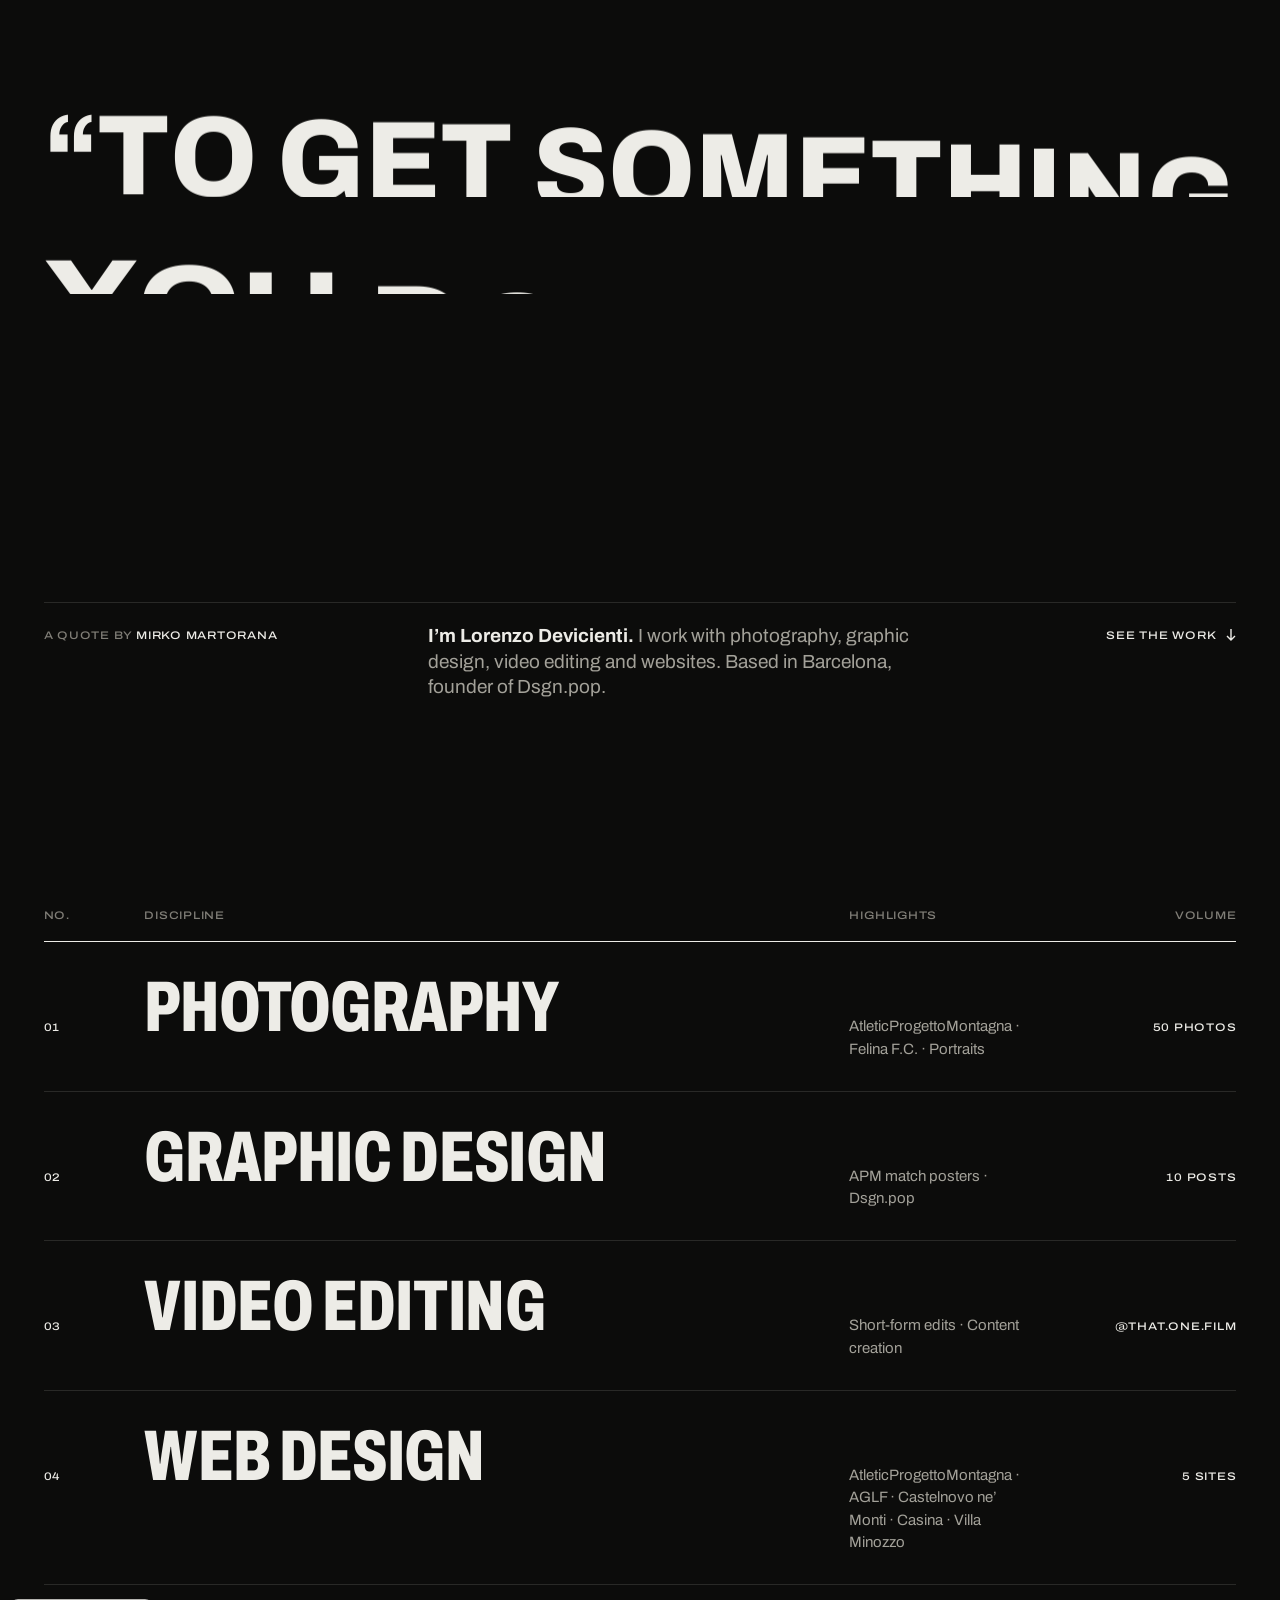
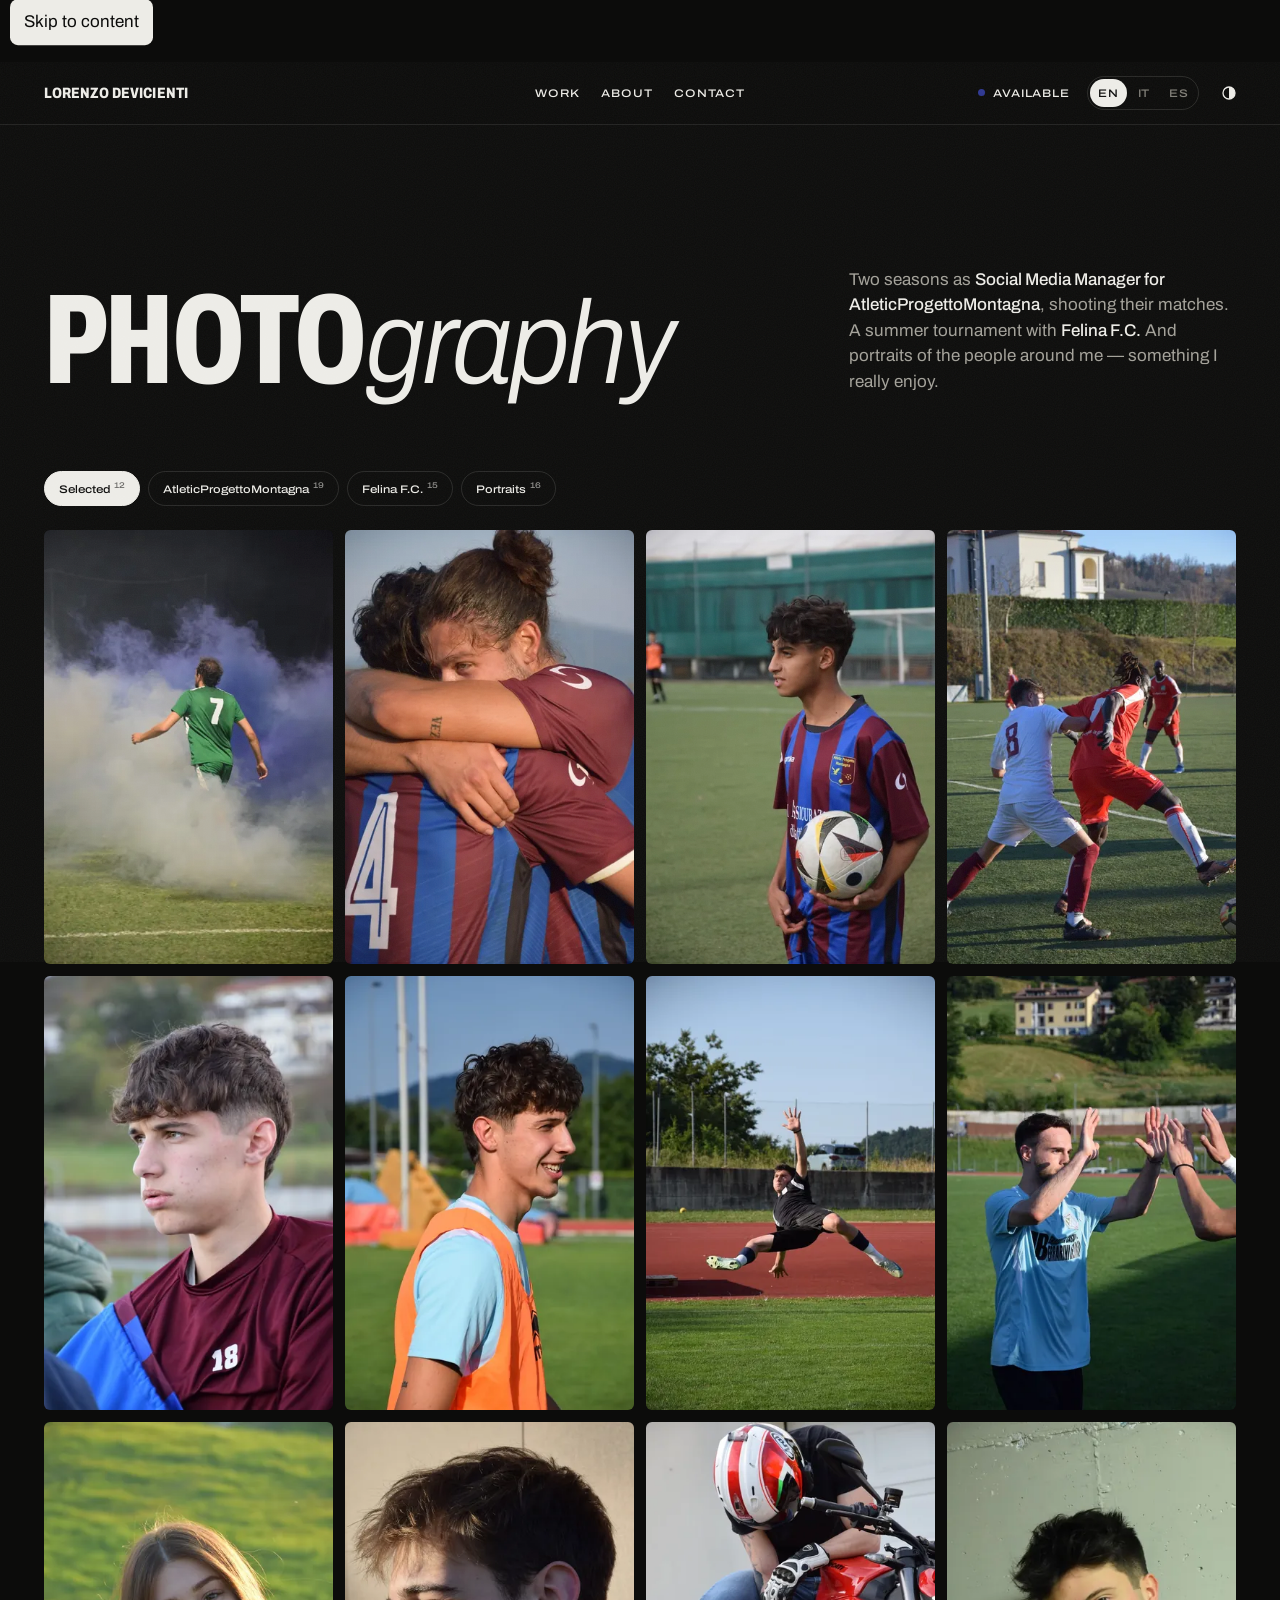
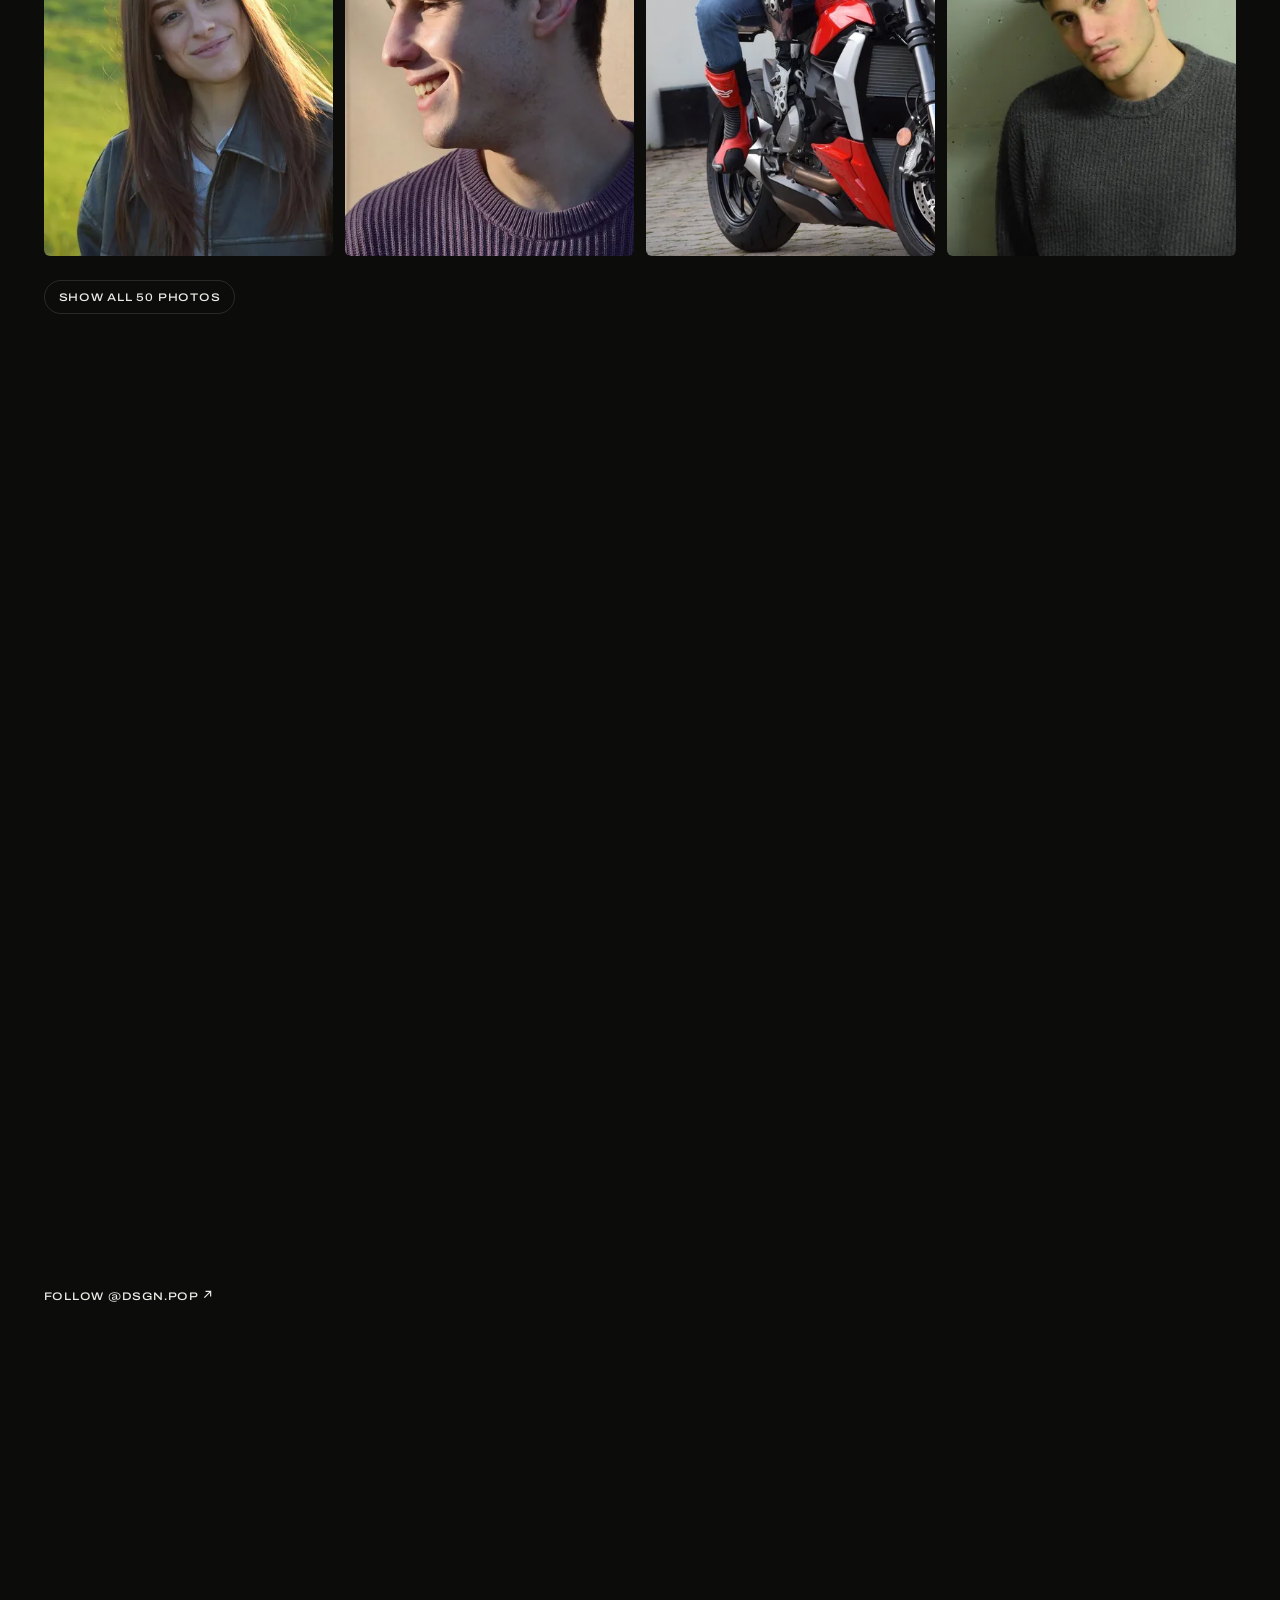
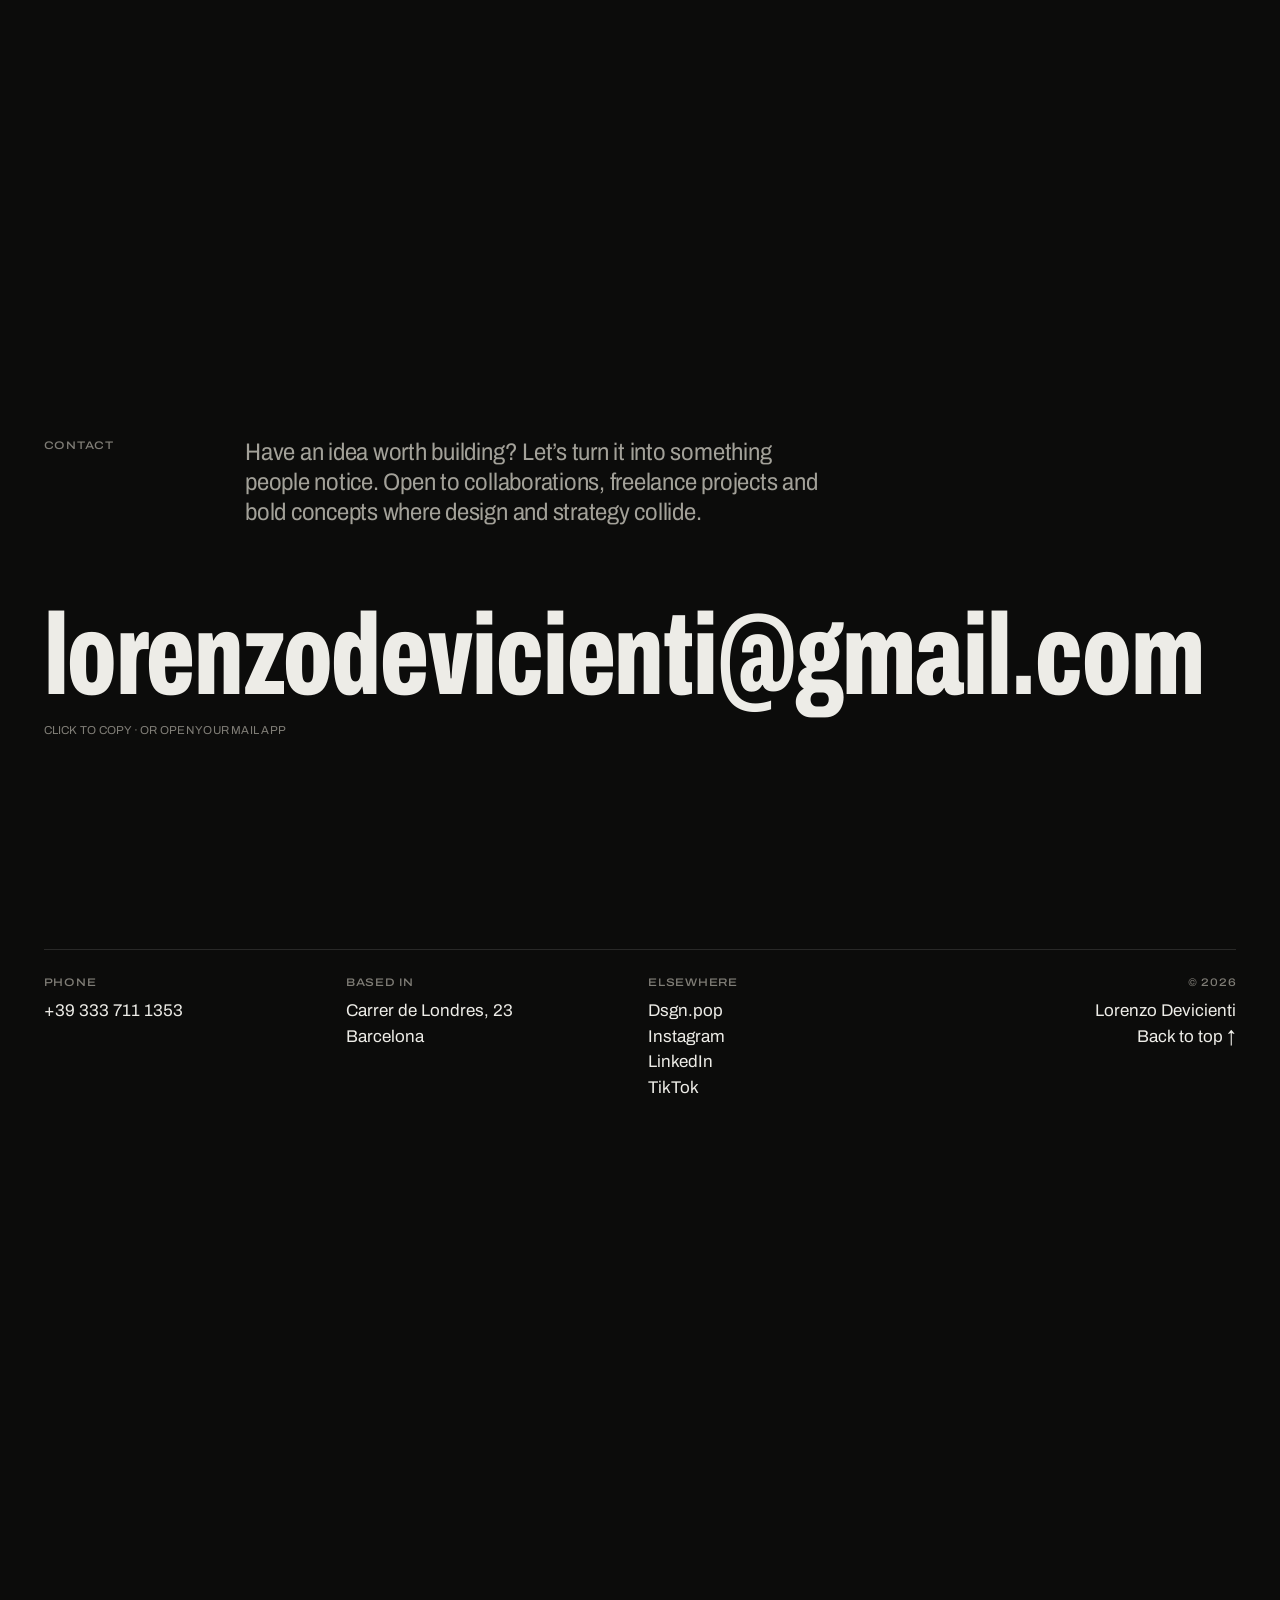
<file: photo/index.html>
<!doctype html>
<html lang="en">
<head>
<meta charset="utf-8">
<title>Lorenzo Devicienti</title>
<meta name="robots" content="noindex">
<link rel="canonical" href="https://l0renx0.github.io/LorenzoWebSite/#photo">
<meta http-equiv="refresh" content="0; url=../#photo">
</head>
<body style="background:#0c0c0b;color:#edece7;font-family:system-ui,sans-serif">
<p><a href="../#photo" style="color:inherit">This page has moved. Continue to Lorenzo Devicienti</a></p>
</body>
</html>
</file>
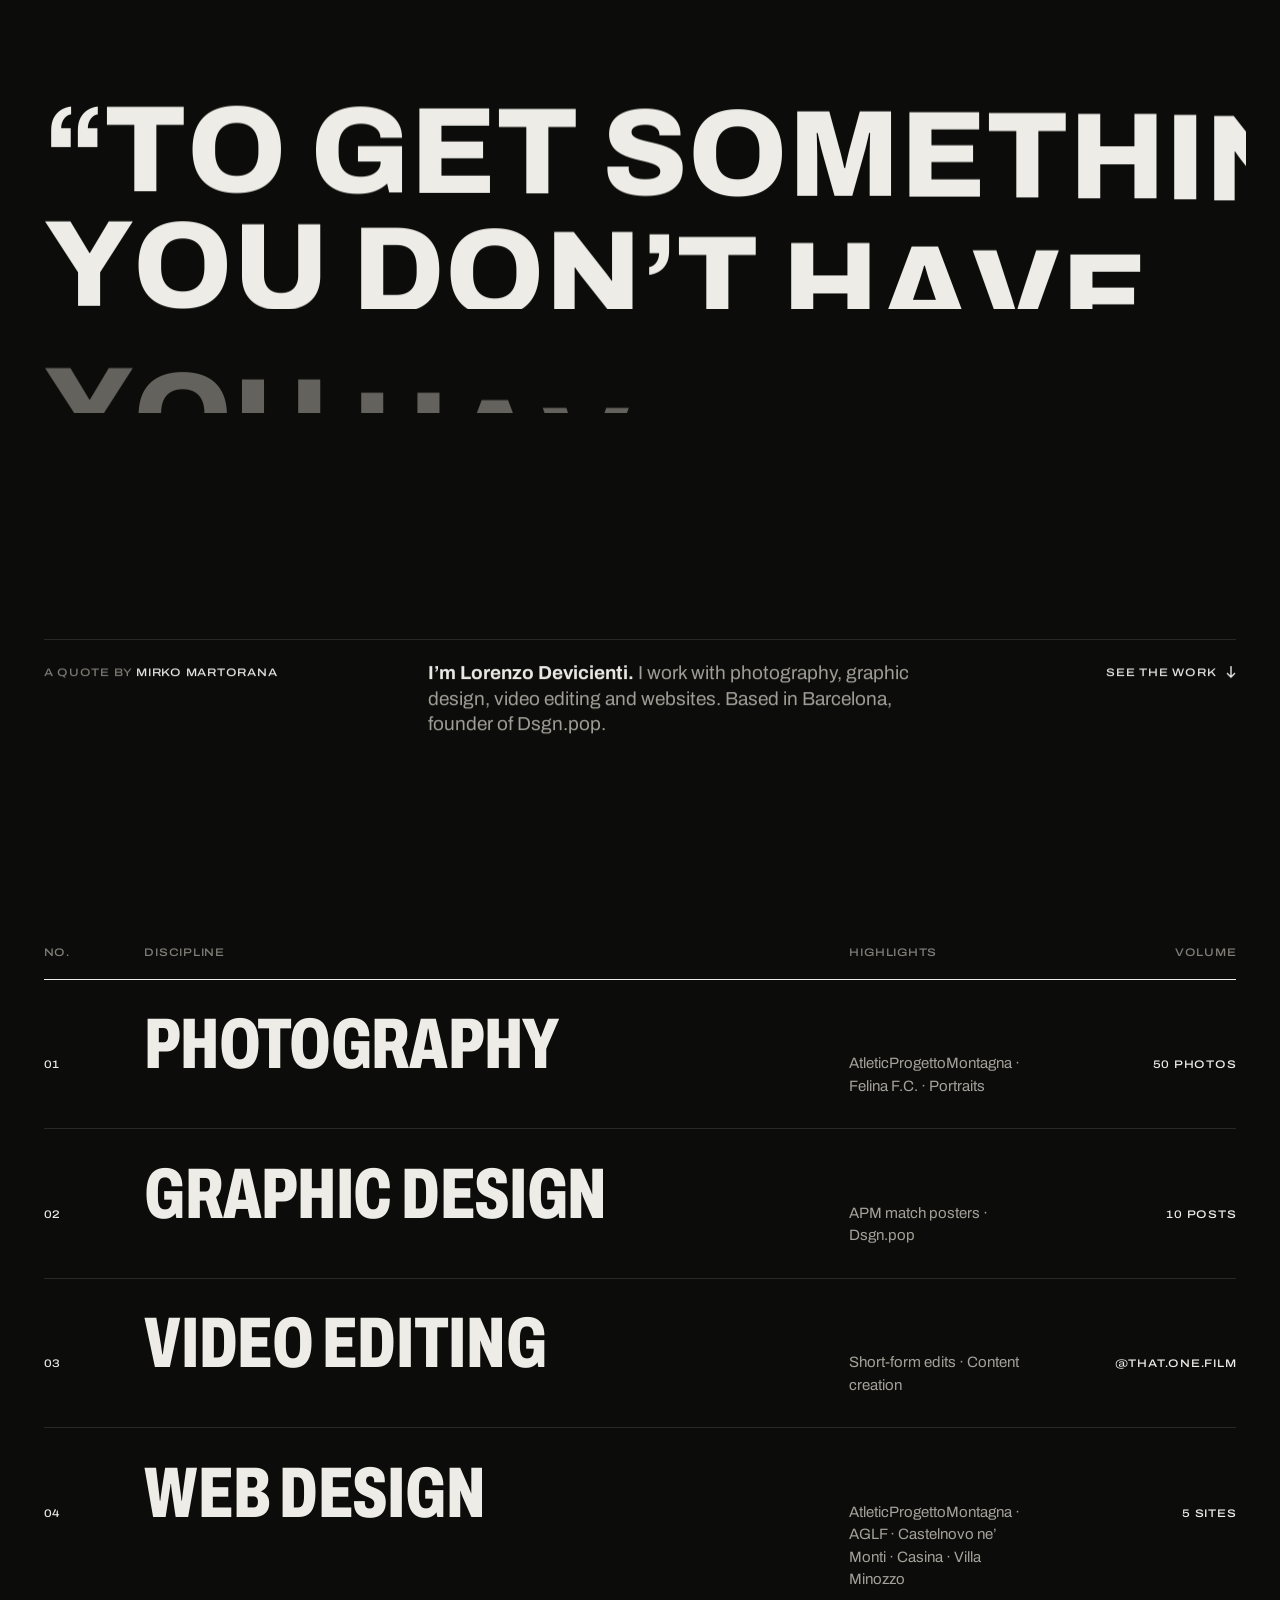
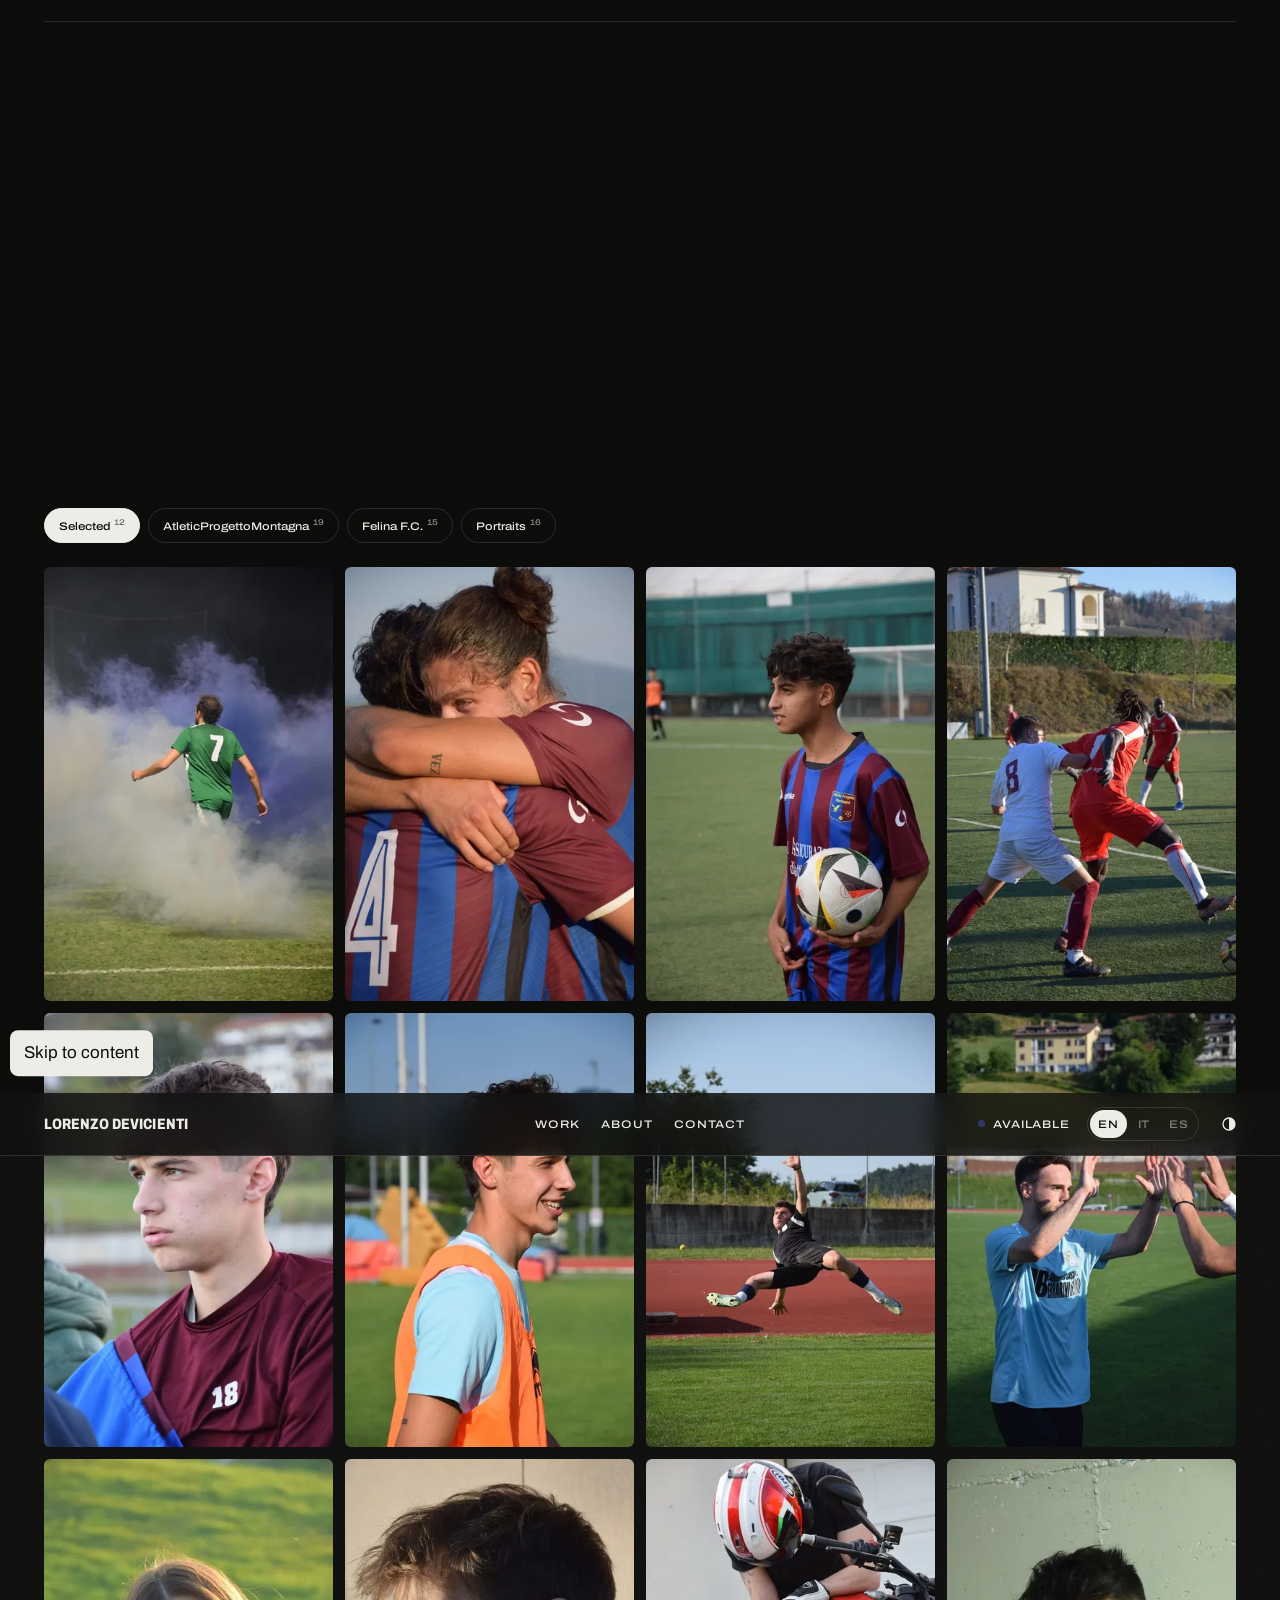
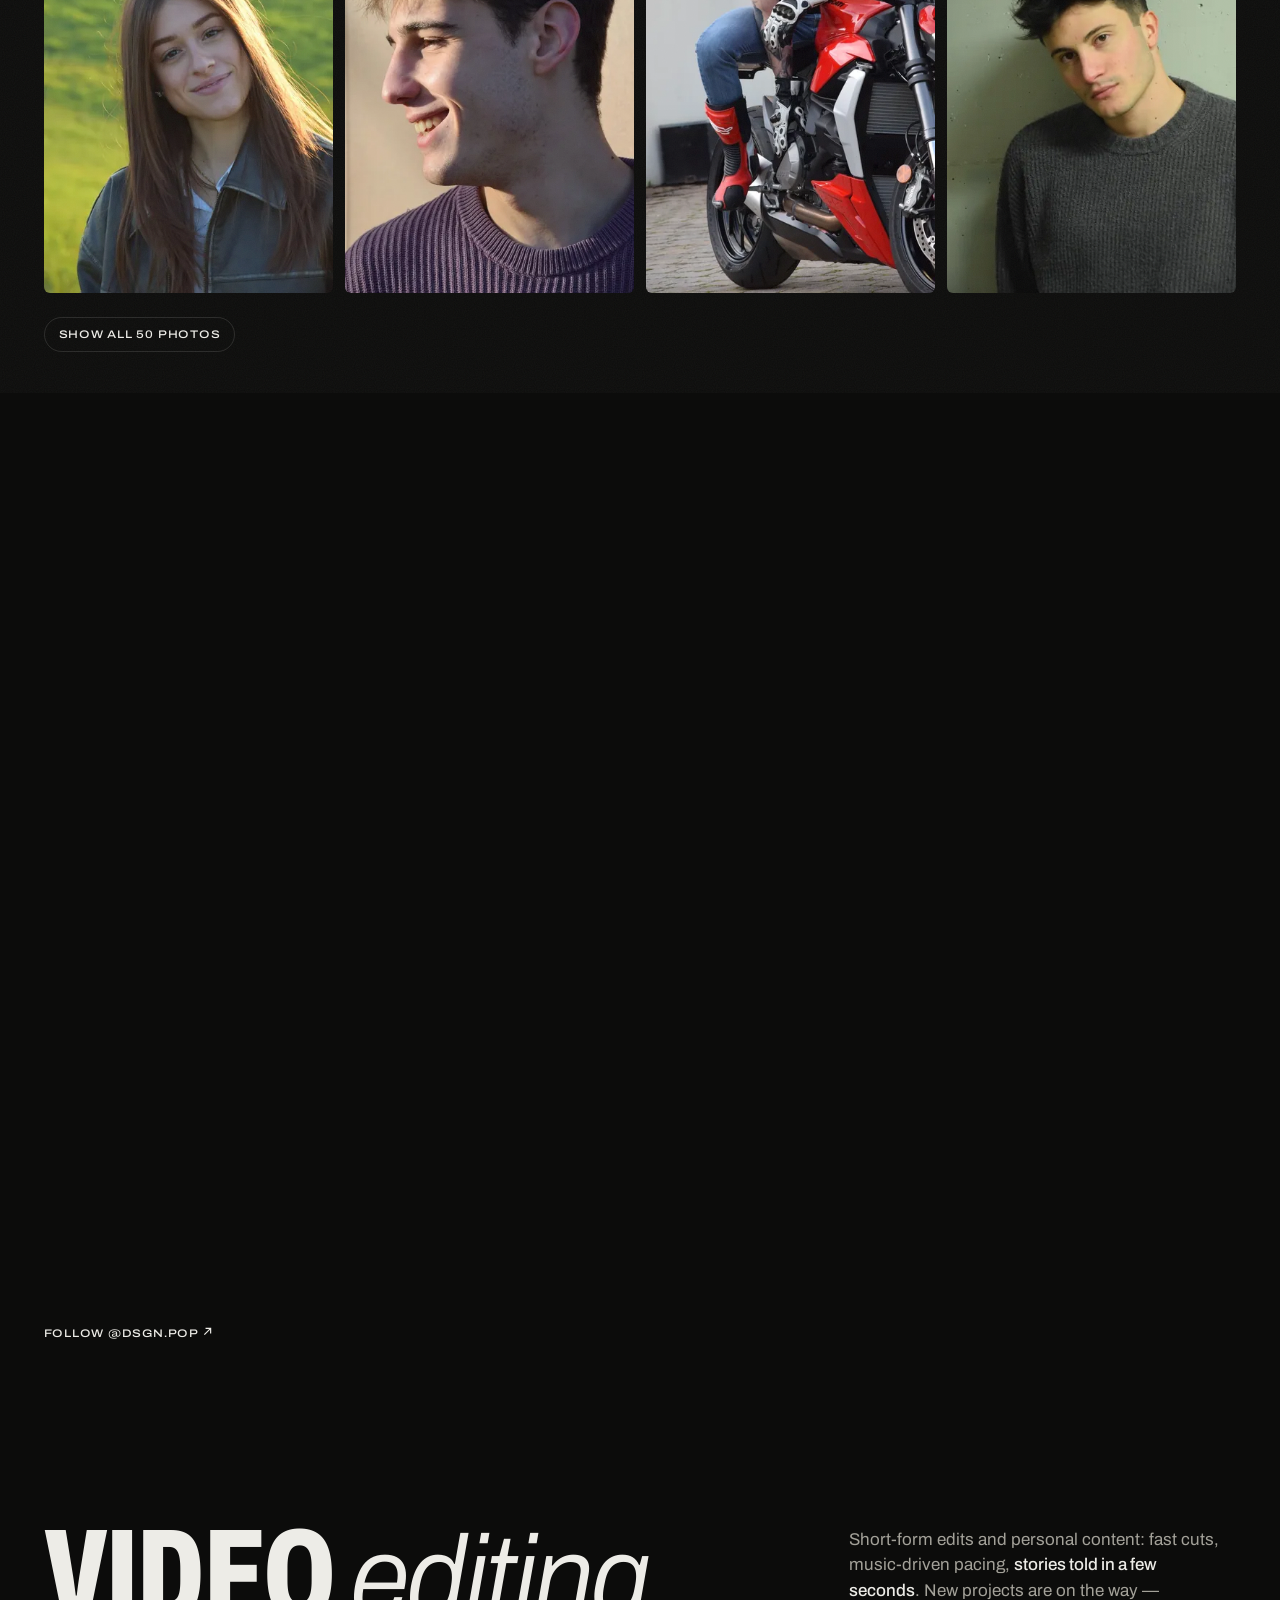
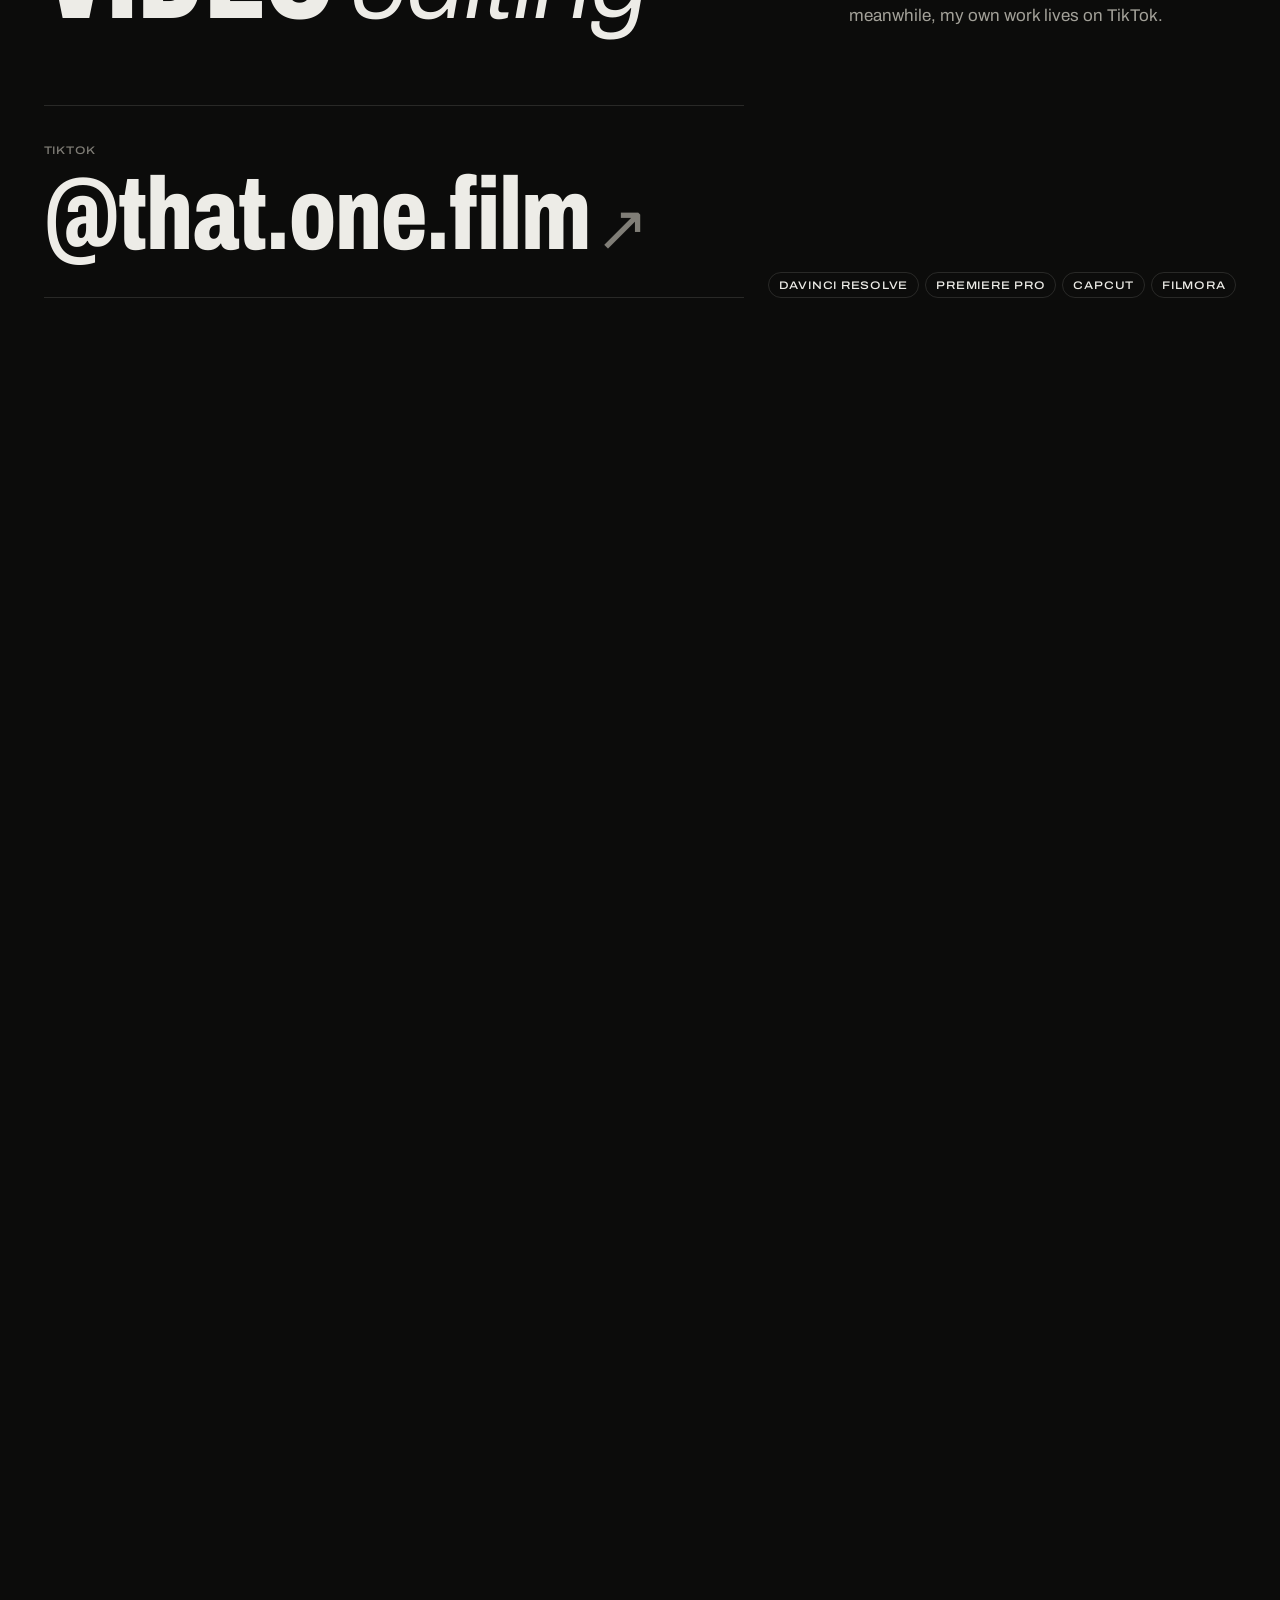
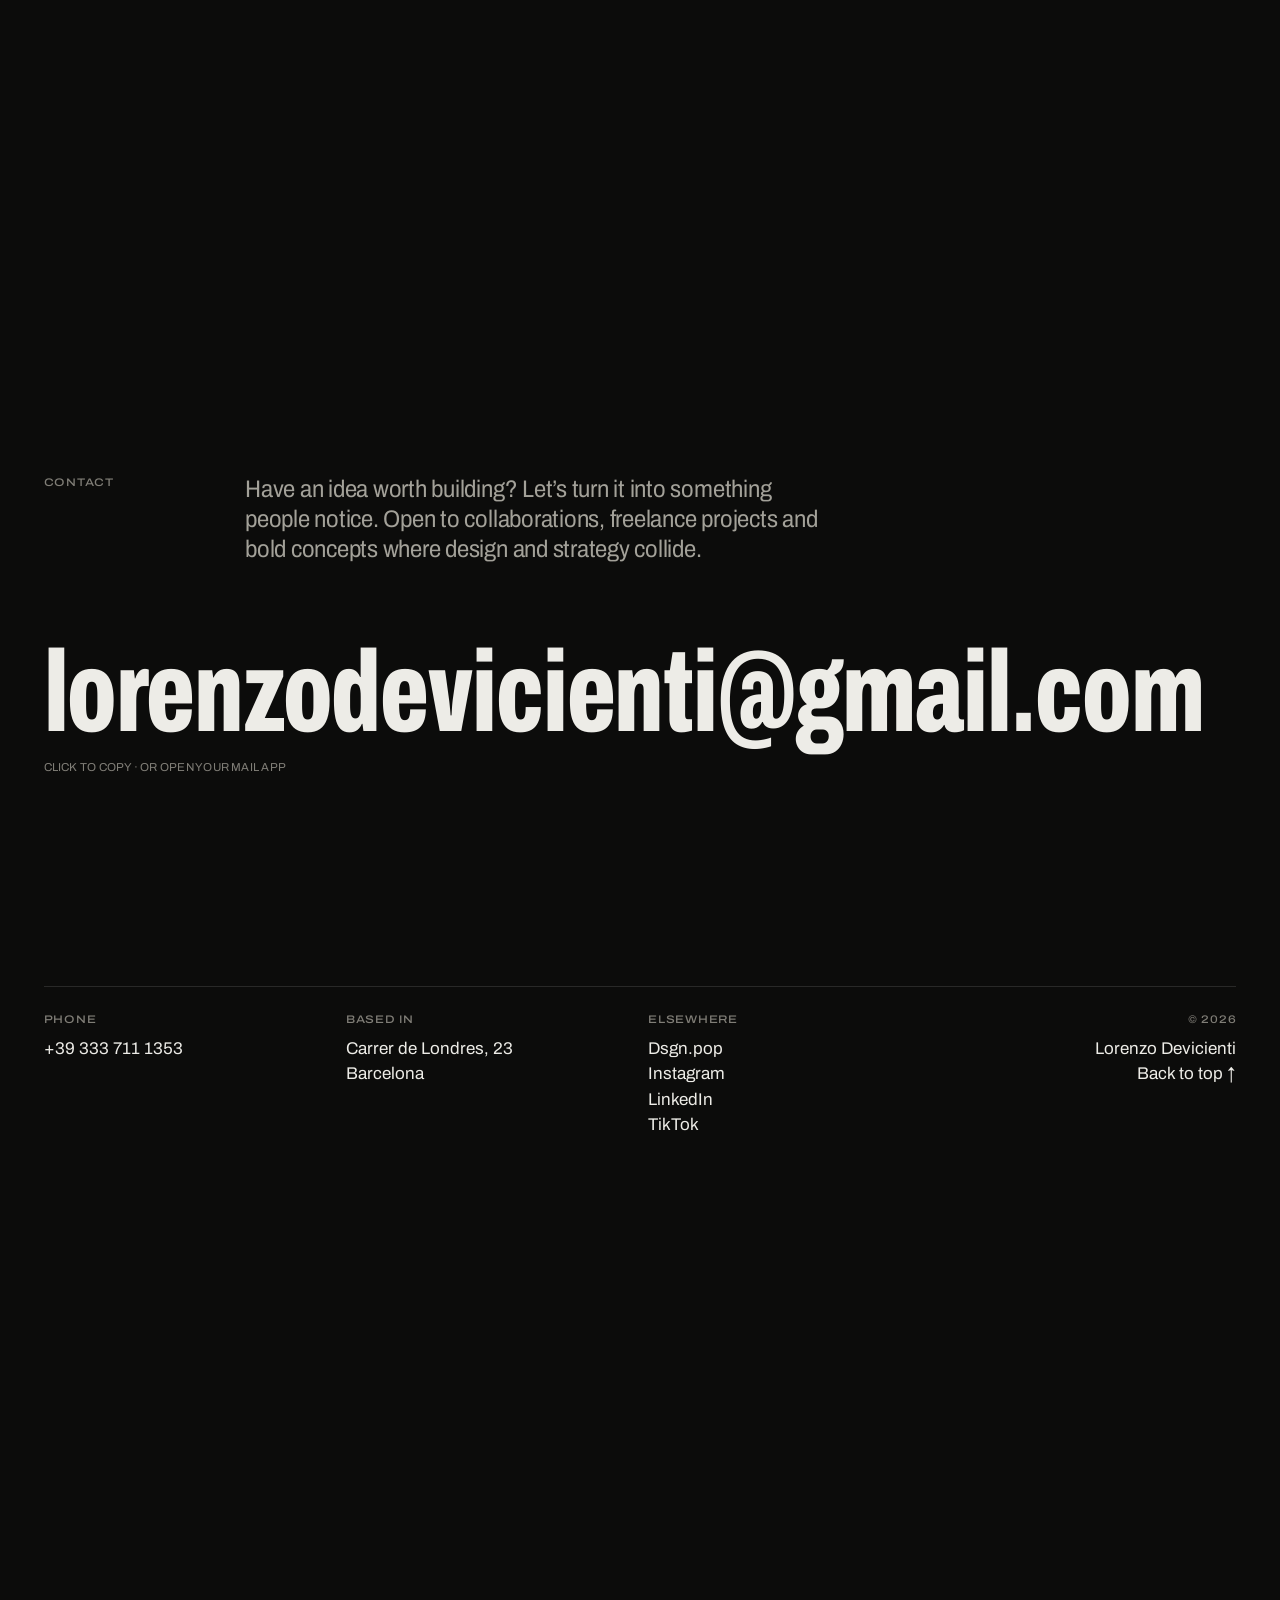
<file: video/index.html>
<!doctype html>
<html lang="en">
<head>
<meta charset="utf-8">
<title>Lorenzo Devicienti</title>
<meta name="robots" content="noindex">
<link rel="canonical" href="https://l0renx0.github.io/LorenzoWebSite/#video">
<meta http-equiv="refresh" content="0; url=../#video">
</head>
<body style="background:#0c0c0b;color:#edece7;font-family:system-ui,sans-serif">
<p><a href="../#video" style="color:inherit">This page has moved. Continue to Lorenzo Devicienti</a></p>
</body>
</html>
</file>
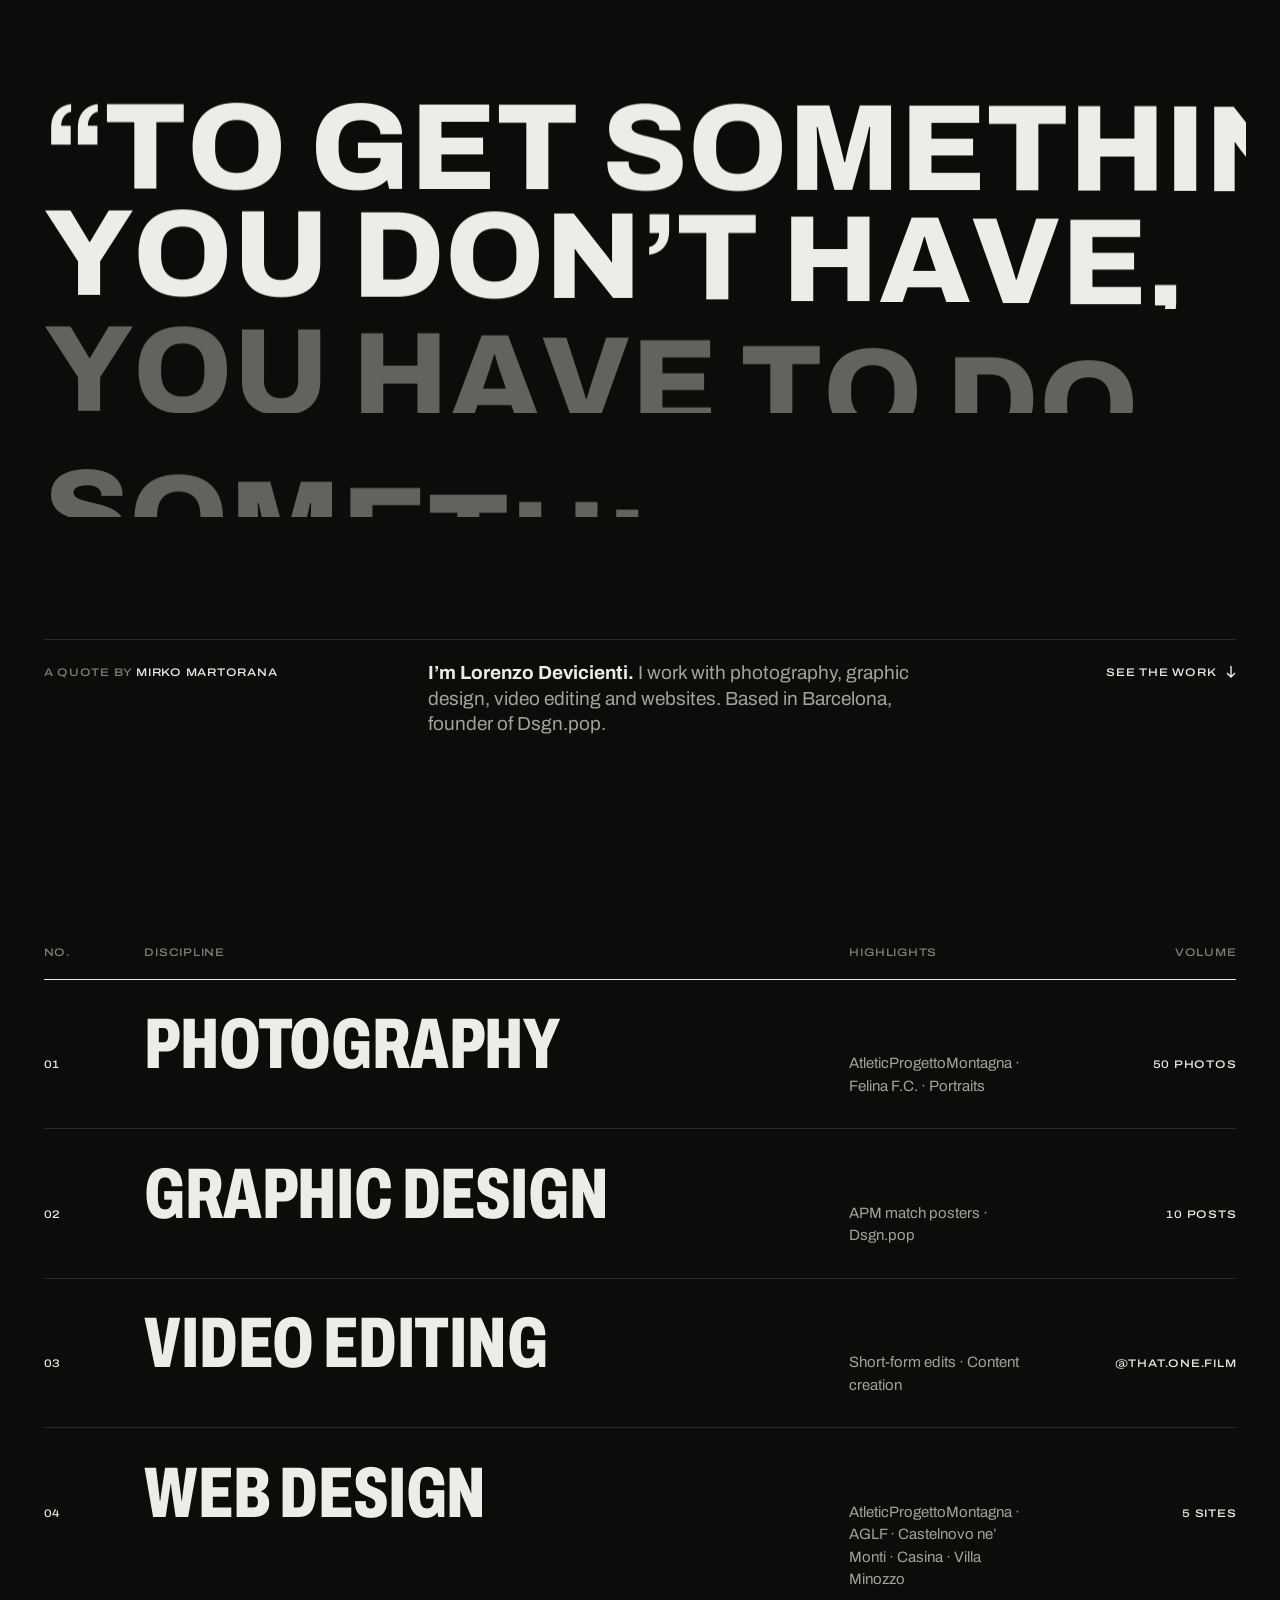
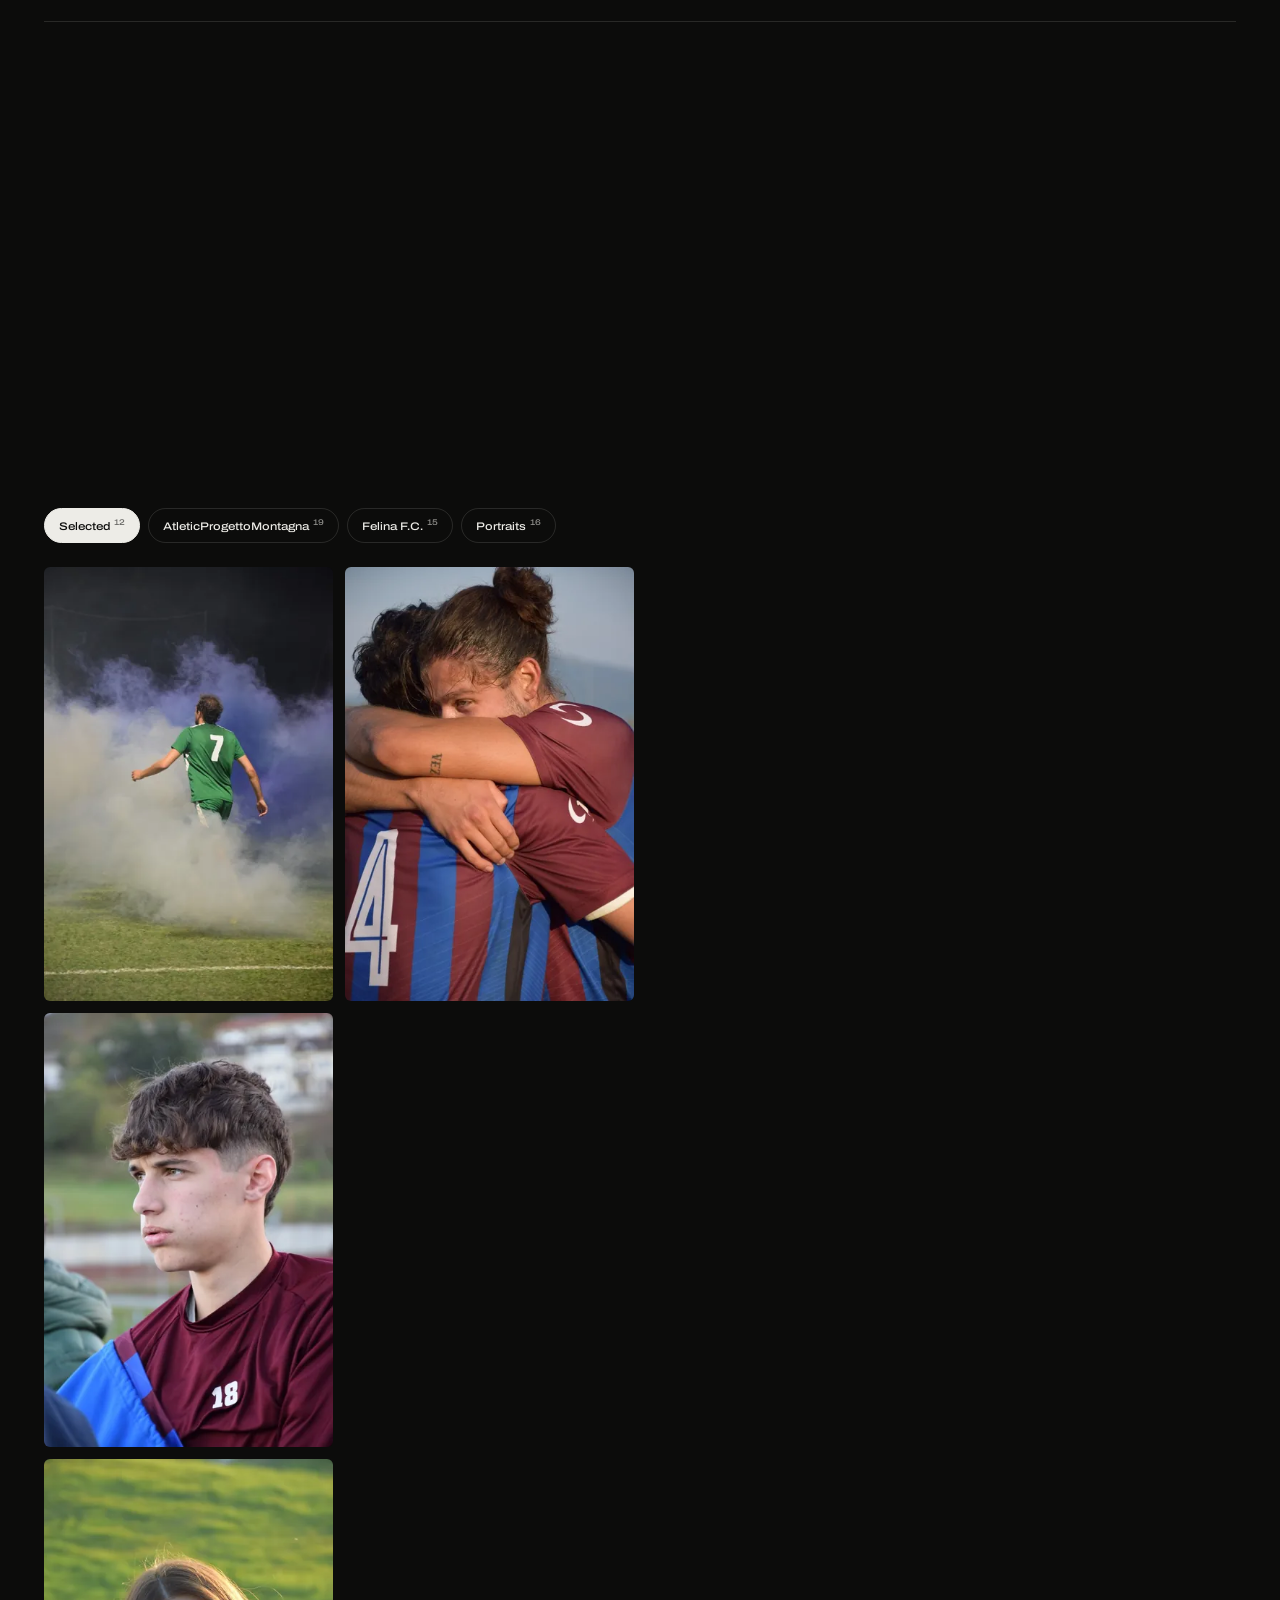
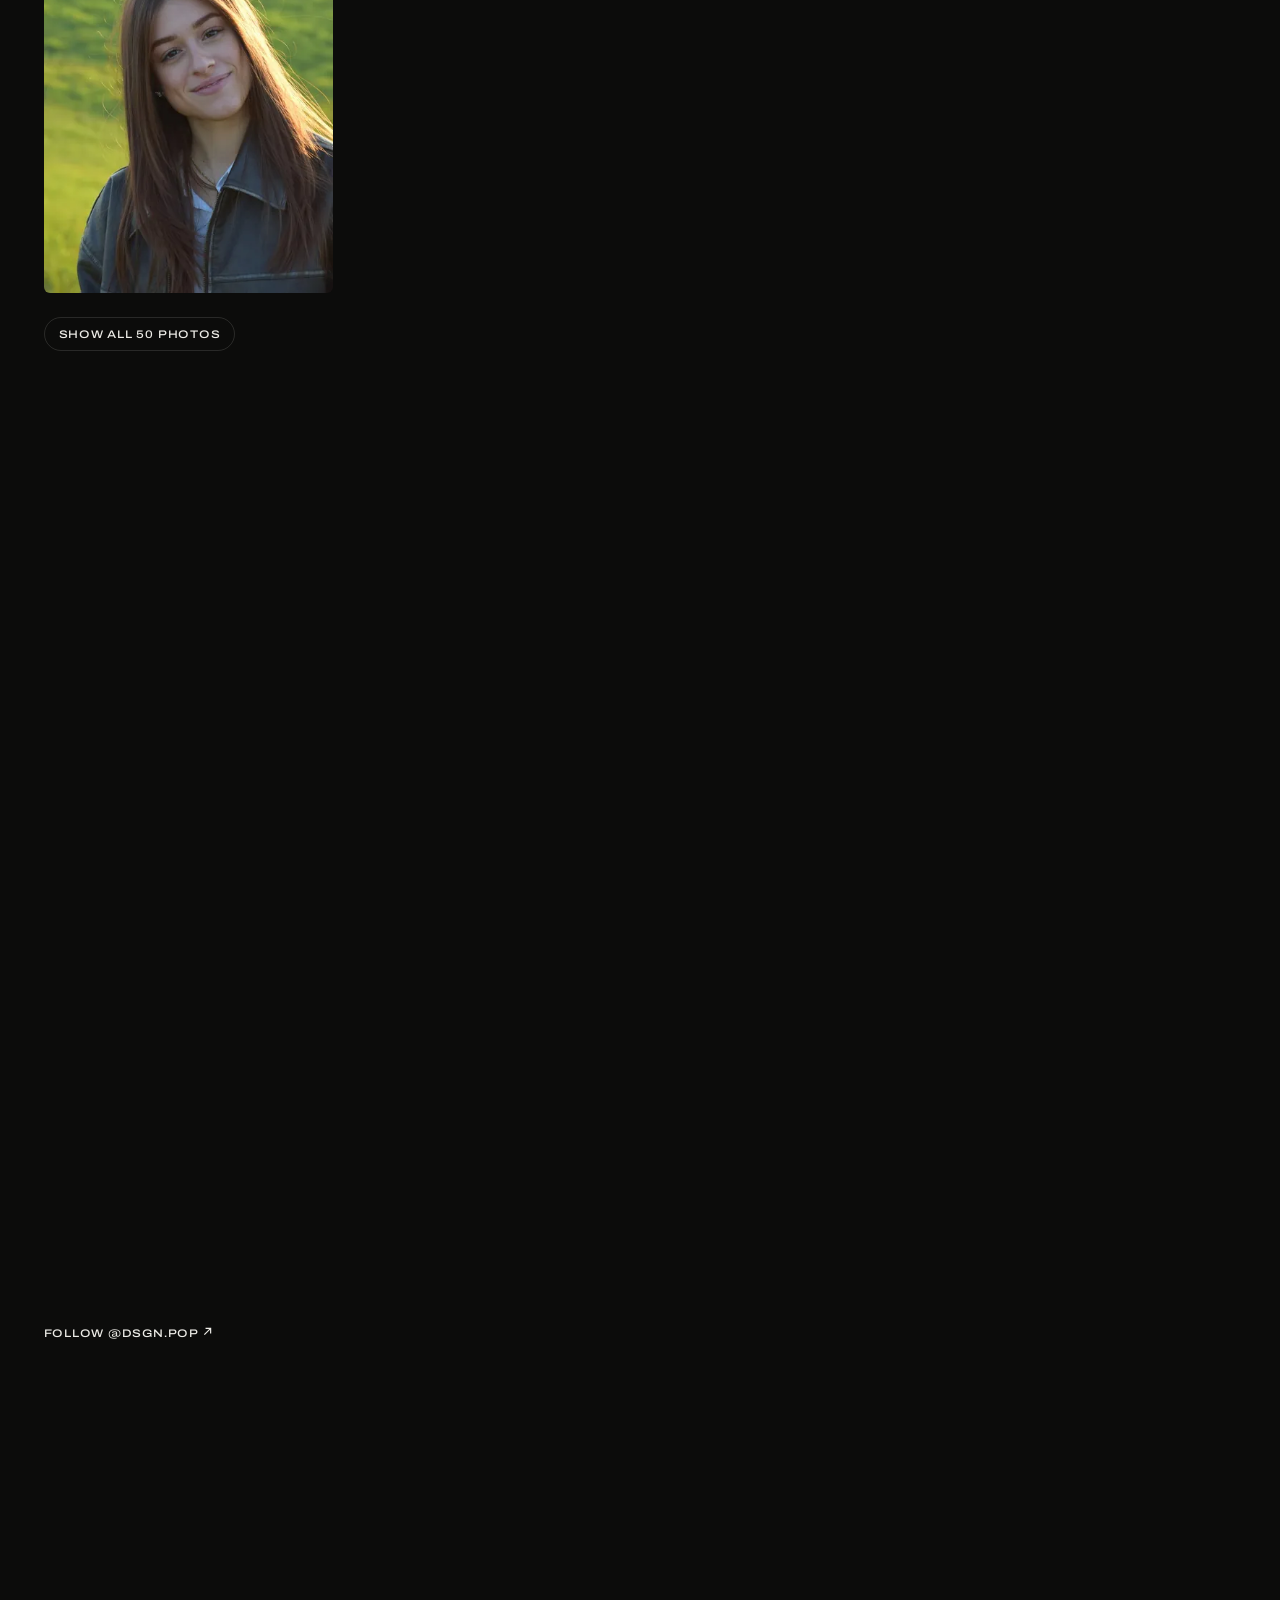
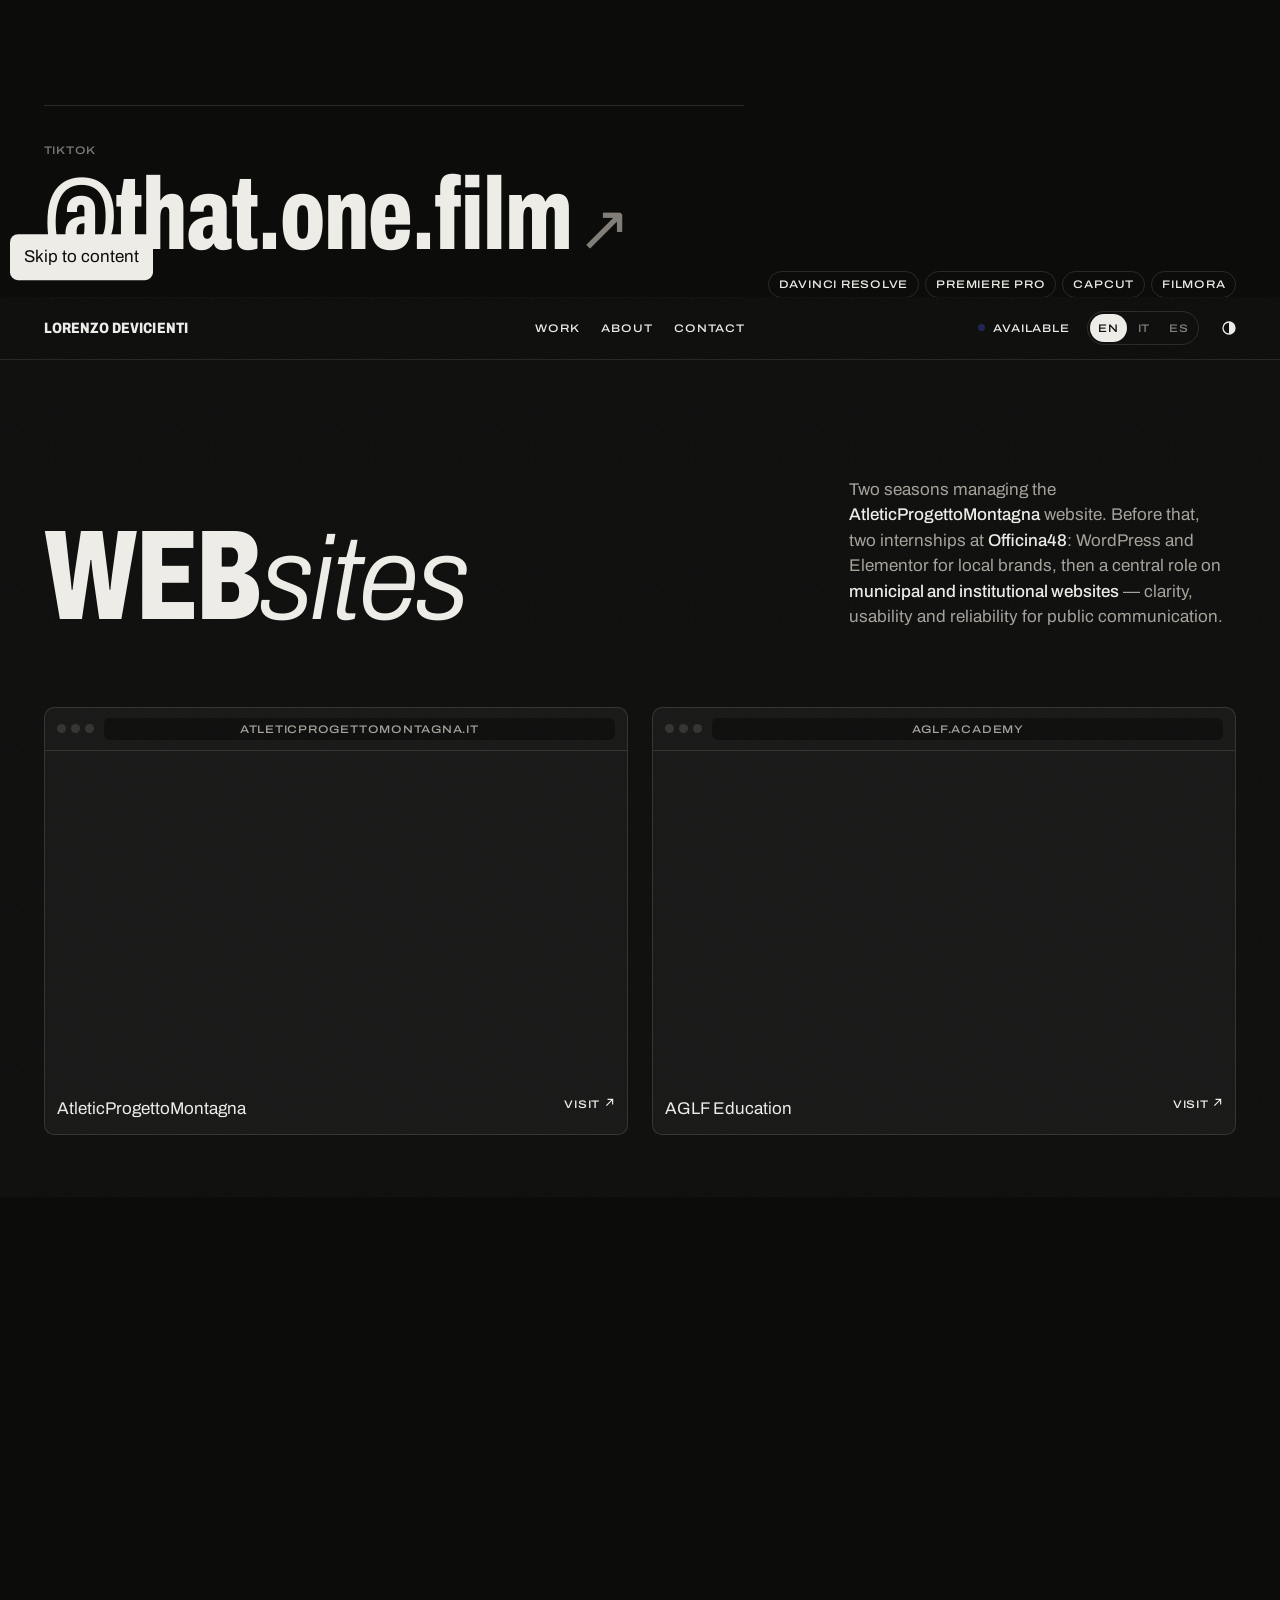
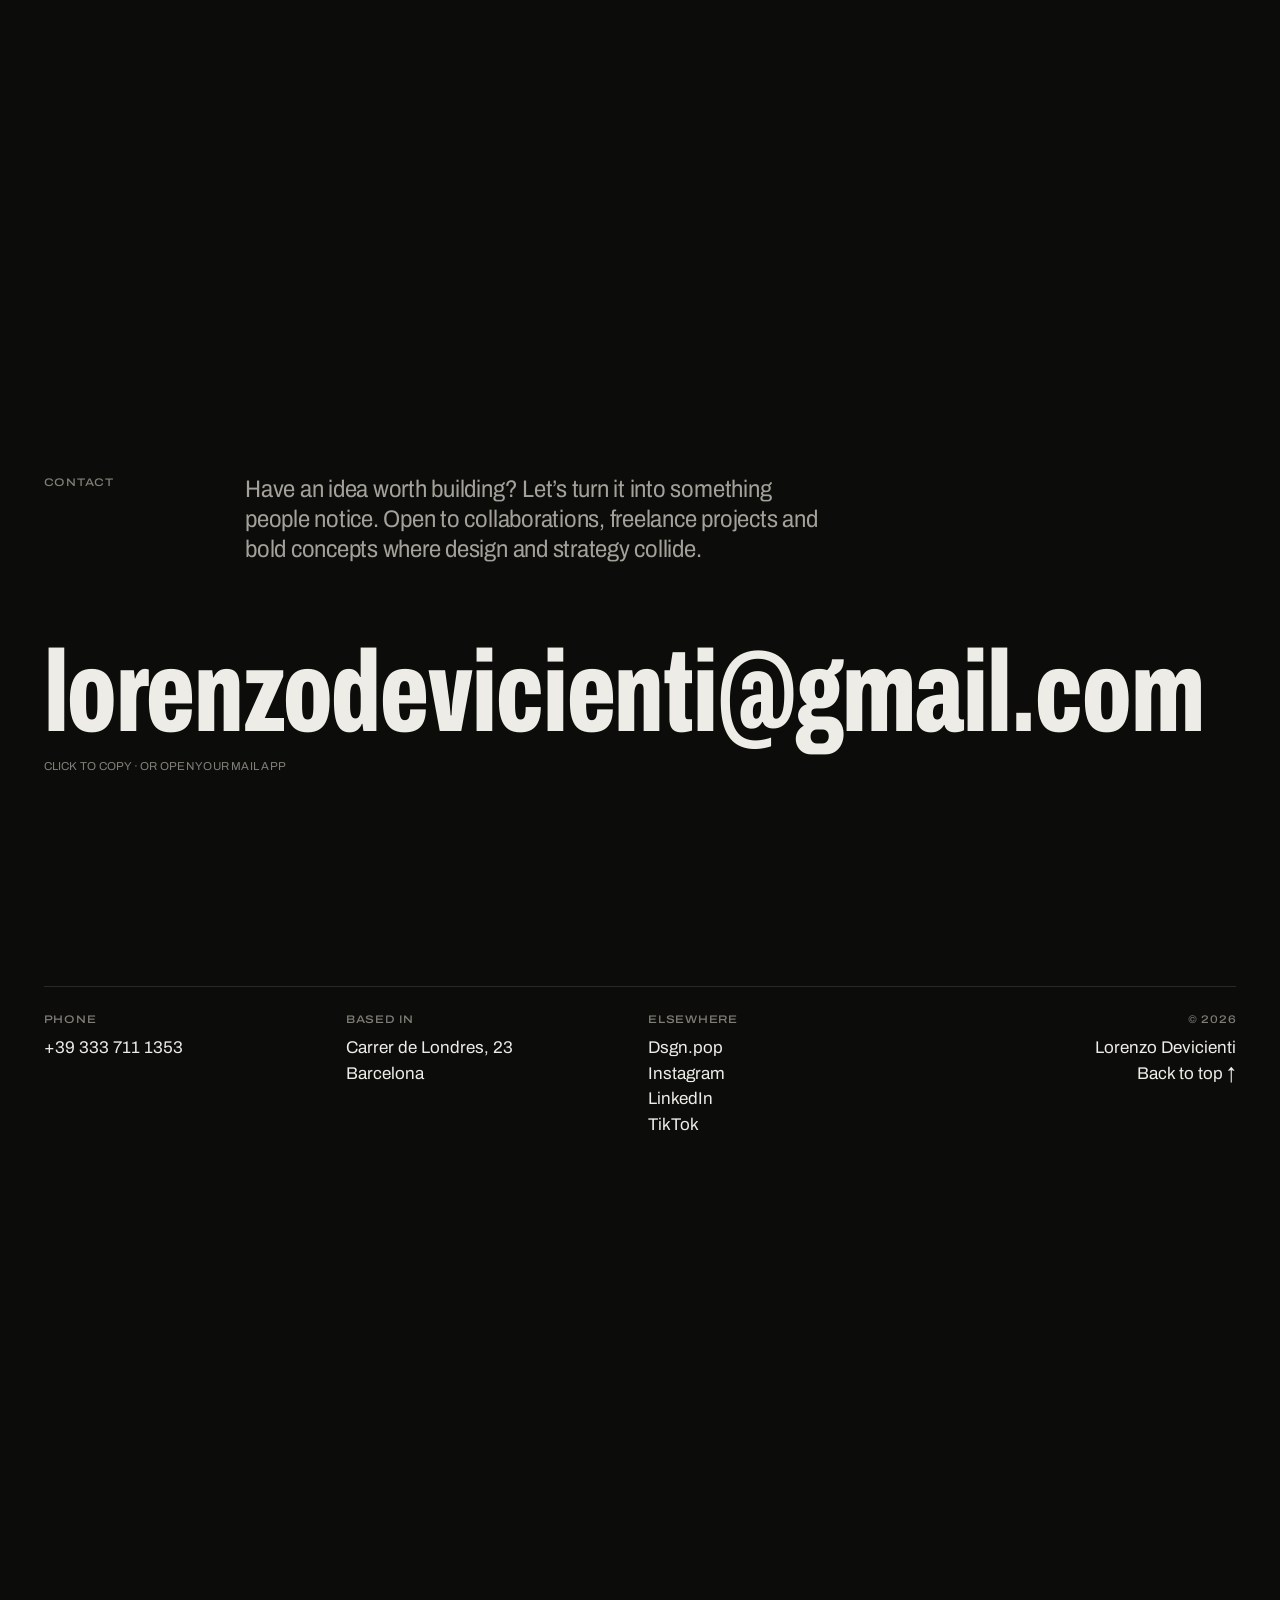
<file: web-site/index.html>
<!doctype html>
<html lang="en">
<head>
<meta charset="utf-8">
<title>Lorenzo Devicienti</title>
<meta name="robots" content="noindex">
<link rel="canonical" href="https://l0renx0.github.io/LorenzoWebSite/#web">
<meta http-equiv="refresh" content="0; url=../#web">
</head>
<body style="background:#0c0c0b;color:#edece7;font-family:system-ui,sans-serif">
<p><a href="../#web" style="color:inherit">This page has moved. Continue to Lorenzo Devicienti</a></p>
</body>
</html>
</file>
<file: assets/css/style.css>
/* ==========================================================================
   Lorenzo Devicienti — concept v3
   Scuro come scelta principale (versione chiara dal pulsante in alto).
   Un solo carattere variabile, un solo colore segnale.
   ========================================================================== */

:root {
  /* Tema scuro: è quello di base, indipendentemente dal sistema */
  --paper: #0c0c0b;
  --paper-2: #161615;
  --ink: #edece7;
  --ink-2: #a3a199;
  --ink-3: #807e77;  /* testi piccoli: contrasto AA */
  --ink-4: #64625c;  /* solo decorazione (righe chiare del motto) */
  --line: rgba(237, 236, 231, .13);
  --signal: #4b5cff;
  --shadow: rgba(0, 0, 0, .6);

  /* Un solo carattere variabile: la larghezza (62–125%) e il peso fanno da sistema */
  --sans: "Archivo", "Arial Narrow", system-ui, -apple-system, sans-serif;

  /* Margine laterale: cresce con lo schermo, rispetta notch e barre di sistema,
     e oltre 1840px tiene il contenuto centrato */
  --pad: max(clamp(16px, 3.4vw, 48px), calc((100vw - 1840px) / 2),
             calc(env(safe-area-inset-left, 0px) + 12px), calc(env(safe-area-inset-right, 0px) + 12px));
  --ease: cubic-bezier(.16, 1, .3, 1);
  --radius: 6px;
  color-scheme: dark;
}

:root[data-theme="light"] {
  --paper: #eeefec; --paper-2: #e2e3df; --ink: #111110; --ink-2: #5d5b56; --ink-3: #6b6862; --ink-4: #8f8c84;
  --line: rgba(17, 17, 16, .14); --signal: #2b3dff; --shadow: rgba(0, 0, 0, .35); color-scheme: light;
}

*, *::before, *::after { box-sizing: border-box; }
html { -webkit-text-size-adjust: 100%; }
body {
  margin: 0; background: var(--paper); color: var(--ink);
  font-family: var(--sans); font-size: 17px; line-height: 1.5; letter-spacing: 0; font-stretch: 100%;
  -webkit-font-smoothing: antialiased; text-rendering: optimizeLegibility;
  transition: background .5s var(--ease), color .5s var(--ease);
}
img { display: block; max-width: 100%; height: auto; }
a { color: inherit; text-decoration: none; }
h1, h2, h3, p, ul, ol, figure, blockquote { margin: 0; }
ul, ol { padding: 0; list-style: none; }
button { font: inherit; color: inherit; }
::selection { background: var(--signal); color: #fff; }
:focus-visible { outline: 2px solid var(--signal); outline-offset: 3px; border-radius: 2px; }

/* Grana leggera su tutta la pagina, come carta stampata */
body::after {
  content: ""; position: fixed; inset: 0; z-index: 90; pointer-events: none; opacity: .05; mix-blend-mode: screen;
  background-image: url("data:image/svg+xml,%3Csvg xmlns='http://www.w3.org/2000/svg' width='160' height='160'%3E%3Cfilter id='n'%3E%3CfeTurbulence type='fractalNoise' baseFrequency='.9' numOctaves='3' stitchTiles='stitch'/%3E%3C/filter%3E%3Crect width='100%25' height='100%25' filter='url(%23n)'/%3E%3C/svg%3E");
}
:root[data-theme="light"] body::after { mix-blend-mode: multiply; opacity: .07; }

.mono { font-family: var(--sans); font-size: 11px; font-weight: 500; font-stretch: 118%; letter-spacing: .07em; text-transform: uppercase; }
.serif { font-style: italic; font-weight: 250; font-stretch: 125%; letter-spacing: -.02em; }
.dim { color: var(--ink-3); }
.signal { color: var(--signal); }
.wrap { padding-inline: var(--pad); }
.sr-only { position: absolute; width: 1px; height: 1px; overflow: hidden; clip: rect(0 0 0 0); white-space: nowrap; }

/* --------------------------------------------------------------------------
   Barra in alto
   -------------------------------------------------------------------------- */
.bar {
  position: fixed; inset: 0 0 auto; z-index: 60;
  display: grid; grid-template-columns: 1fr auto 1fr; align-items: center; gap: 16px;
  padding: 14px var(--pad); color: var(--ink);
  transition: background .4s var(--ease), border-color .4s, transform .5s var(--ease);
  border-bottom: 1px solid transparent;
}
.bar.is-scrolled {
  background: color-mix(in srgb, var(--paper) 82%, transparent);
  -webkit-backdrop-filter: blur(14px) saturate(1.4); backdrop-filter: blur(14px) saturate(1.4);
  border-color: var(--line);
}
.bar.is-hidden { transform: translateY(-100%); }
.bar a, .bar button { transition: opacity .3s; }
.bar a:hover, .bar button:hover { opacity: .6; }
.bar__name { font-weight: 800; font-size: 15px; font-stretch: 80%; text-transform: uppercase; letter-spacing: .01em; }
.bar__nav { display: flex; gap: 22px; }
.bar__meta { justify-self: end; display: flex; align-items: center; gap: 18px; }
.bar__theme { background: none; border: 0; padding: 0; cursor: pointer; }
.dot { display: inline-block; width: 7px; height: 7px; border-radius: 50%; background: var(--signal); margin-right: 8px; vertical-align: 1px; animation: blink 2.4s infinite; }
@keyframes blink { 50% { opacity: .25; } }

/* --------------------------------------------------------------------------
   Apertura
   -------------------------------------------------------------------------- */
.hero { min-height: 100svh; display: grid; grid-template-rows: 1fr auto; padding-top: 120px; }
.hero__top { align-self: center; display: grid; grid-template-columns: repeat(12, 1fr); gap: 16px; align-items: end; }
.hero__title {
  grid-column: 1 / span 9;
  font-size: clamp(46px, 8.6vw, 156px); line-height: .92; letter-spacing: -.055em; font-weight: 500;
}
.hero__title .serif { letter-spacing: -.03em; font-size: 1.06em; }
.hero__img { grid-column: 10 / span 3; animation: fade 1.2s .6s var(--ease) both; }
.hero__img img { width: 100%; aspect-ratio: 4 / 5.4; object-fit: cover; border-radius: var(--radius); }
.hero__img figcaption { margin-top: 10px; display: flex; justify-content: space-between; color: var(--ink-3); }
.line { display: block; overflow: clip; overflow-clip-margin: .2em; }
.line > span { display: inline-block; animation: rise 1.3s var(--ease) both; animation-delay: calc(var(--d, 0) * 90ms + 150ms); }
@keyframes rise { from { transform: translateY(110%); } }

.hero__foot {
  display: grid; grid-template-columns: repeat(12, 1fr); gap: 16px; align-items: end;
  padding-block: 32px 28px; border-top: 1px solid var(--line);
  animation: fade 1s .9s var(--ease) both;
}
@keyframes fade { from { opacity: 0; transform: translateY(10px); } }
.hero__intro { grid-column: 1 / span 5; font-size: 19px; line-height: 1.35; color: var(--ink-2); max-width: 30ch; }
.hero__intro strong { color: var(--ink); font-weight: 500; }
.hero__list { grid-column: 7 / span 3; display: grid; gap: 2px; }
.hero__scroll { grid-column: 11 / span 2; justify-self: end; display: inline-flex; align-items: center; gap: 10px; }
.hero__scroll svg { animation: nudge 2s var(--ease) infinite; }
@keyframes nudge { 50% { transform: translateY(4px); } }

/* --------------------------------------------------------------------------
   Nastro di lavori
   -------------------------------------------------------------------------- */
.strip { overflow: hidden; padding-block: 8px 0; }
.strip__track { display: flex; gap: 12px; width: max-content; animation: slide 70s linear infinite; }
.strip:hover .strip__track { animation-play-state: paused; }
.strip__track img { height: clamp(220px, 30vw, 420px); width: auto; border-radius: var(--radius); filter: grayscale(1) contrast(1.05); transition: filter .6s var(--ease); }
.strip__track img:hover { filter: none; }
@keyframes slide { to { transform: translateX(calc(-50% - 6px)); } }

/* --------------------------------------------------------------------------
   Citazione
   -------------------------------------------------------------------------- */
.quote { padding: clamp(120px, 18vw, 260px) var(--pad); display: grid; grid-template-columns: repeat(12, 1fr); gap: 16px; }
.quote .mono { grid-column: 1 / span 2; padding-top: 1.2em; }
.quote blockquote { grid-column: 3 / -1; font-family: var(--serif); font-size: clamp(36px, 5.6vw, 92px); line-height: 1.02; letter-spacing: -.02em; }
.quote blockquote em { color: var(--ink-3); }
.quote cite { display: block; margin-top: 28px; font-style: normal; }

/* Parole che si accendono durante lo scroll */
@supports (animation-timeline: view()) {
  @media (prefers-reduced-motion: no-preference) {
    .quote .w { animation: ink linear both; animation-timeline: view(); animation-range: cover 10% cover 45%; }
    @keyframes ink { from { opacity: .12; } }
  }
}

/* --------------------------------------------------------------------------
   Indice dei lavori (anteprima che segue il mouse)
   -------------------------------------------------------------------------- */
.index { padding-inline: var(--pad); }
.index__head { display: grid; grid-template-columns: repeat(12, 1fr); gap: 16px; padding-bottom: 14px; border-bottom: 1px solid var(--ink); }
.index__head > :nth-child(1) { grid-column: 1 / span 1; }
.index__head > :nth-child(2) { grid-column: 2 / span 7; }
.index__head > :nth-child(3) { grid-column: 9 / span 2; }
.index__head > :nth-child(4) { grid-column: 11 / span 2; text-align: right; }
.row {
  display: grid; grid-template-columns: repeat(12, 1fr); gap: 16px; align-items: baseline;
  padding-block: 18px; border-bottom: 1px solid var(--line); position: relative;
}
.row::before { content: ""; position: absolute; inset: 0; background: var(--ink); transform: scaleY(0); transform-origin: bottom; transition: transform .5s var(--ease); z-index: -1; }
.row:hover { color: var(--paper); }
.row:hover::before { transform: scaleY(1); }
.row { transition: color .35s var(--ease); isolation: isolate; }
.row__n { grid-column: 1 / span 1; }
.row__t {
  grid-column: 2 / span 7; white-space: nowrap; font-size: clamp(38px, 5.6vw, 84px); line-height: .9; text-transform: uppercase;
  font-weight: 800; font-stretch: 68%; letter-spacing: -.005em;
  transition: font-stretch .8s var(--ease), font-weight .8s var(--ease), letter-spacing .8s var(--ease);
}
.row:hover .row__t, .row:focus-visible .row__t { font-stretch: 100%; font-weight: 250; letter-spacing: -.02em; }
.row__d { grid-column: 9 / span 2; color: var(--ink-2); font-size: 15px; }
.row:hover .row__d { color: inherit; opacity: .7; }
.row__c { grid-column: 11 / span 2; text-align: right; }
.preview {
  position: fixed; left: 0; top: 0; z-index: 50; pointer-events: none; width: 260px; aspect-ratio: 4 / 5;
  border-radius: var(--radius); overflow: hidden; opacity: 0; scale: .7; transition: opacity .35s var(--ease), scale .5s var(--ease);
  box-shadow: 0 30px 60px -20px rgba(0,0,0,.35);
}
.preview.is-on { opacity: 1; scale: 1; }
.preview img { width: 100%; height: 100%; object-fit: cover; position: absolute; inset: 0; opacity: 0; transition: opacity .3s; }
.preview img.is-on { opacity: 1; }

/* --------------------------------------------------------------------------
   Sezioni dei lavori
   -------------------------------------------------------------------------- */
.chapter { padding: clamp(110px, 14vw, 200px) var(--pad) 0; }
.chapter__head { display: grid; grid-template-columns: repeat(12, 1fr); gap: 16px; align-items: end; margin-bottom: clamp(40px, 6vw, 80px); }
.chapter__n { grid-column: 1 / span 2; }
.chapter__title { grid-column: 3 / span 6; font-size: clamp(56px, 10vw, 168px); line-height: .82; letter-spacing: -.01em; font-weight: 800; font-stretch: 66%; text-transform: uppercase; }
.chapter__title .serif { font-size: .92em; letter-spacing: -.03em; text-transform: none; }
.chapter__lede { grid-column: 9 / span 4; color: var(--ink-2); font-size: 17px; max-width: 38ch; }
.chapter__lede strong { color: var(--ink); font-weight: 500; }

/* Foto: filtri + griglia */
.filters { display: flex; flex-wrap: wrap; gap: 8px; margin-bottom: 24px; }
.chip {
  border: 1px solid var(--line); background: none; padding: 8px 14px; border-radius: 100px; cursor: pointer;
  transition: background .3s var(--ease), color .3s, border-color .3s;
}
.chip:hover { border-color: var(--ink); }
.chip[aria-pressed="true"] { background: var(--ink); color: var(--paper); border-color: var(--ink); }
.chip sup { font-size: .75em; margin-left: 4px; opacity: .6; }
.gallery { columns: 4 240px; column-gap: 12px; }
.gallery figure { break-inside: avoid; margin-bottom: 12px; position: relative; cursor: zoom-in; overflow: hidden; border-radius: var(--radius); }
.gallery img { width: 100%; transition: transform 1s var(--ease); }
.gallery figure:hover img { transform: scale(1.04); }
.gallery figcaption { position: absolute; left: 10px; bottom: 10px; color: #fff; opacity: 0; transform: translateY(6px); transition: .4s var(--ease); text-shadow: 0 1px 8px rgba(0,0,0,.4); }
.gallery figure:hover figcaption { opacity: 1; transform: none; }
.gallery figure[hidden] { display: none; }
.gallery__more { margin-top: 12px; }

/* Grafica: scorrimento orizzontale guidato dallo scroll verticale */
.pin { position: relative; }
.pin__sticky { position: sticky; top: 0; height: 100svh; display: flex; align-items: center; overflow: hidden; }
.pin__track { display: flex; gap: 20px; padding-inline: var(--pad); will-change: transform; }
.poster { flex: none; width: clamp(240px, 26vw, 380px); }
.poster img { width: 100%; aspect-ratio: 4 / 5; object-fit: cover; border-radius: var(--radius); box-shadow: 0 20px 50px -24px rgba(0,0,0,.4); }
.poster p { margin-top: 12px; display: flex; justify-content: space-between; }
.poster--intro { width: clamp(260px, 30vw, 440px); align-self: stretch; display: flex; flex-direction: column; justify-content: space-between; padding-block: 8px; }
.poster--intro p { display: block; margin: 0; font-size: 24px; line-height: 1.2; letter-spacing: -.01em; font-stretch: 90%; }
.pin__progress { position: absolute; left: var(--pad); right: var(--pad); bottom: 28px; height: 1px; background: var(--line); }
.pin__progress span { display: block; height: 100%; background: var(--ink); transform-origin: left; transform: scaleX(var(--p, 0)); }

/* Video: telefoni */
.tools { display: flex; flex-wrap: wrap; gap: 6px; margin-top: 20px; }
.tools li { border: 1px solid var(--line); border-radius: 100px; padding: 4px 10px; }

/* Web: finestre del browser */
.browsers { display: grid; grid-template-columns: repeat(6, 1fr); gap: clamp(12px, 2vw, 24px); }
.browser { grid-column: span 3; border-radius: 10px; overflow: hidden; background: var(--paper-2); border: 1px solid var(--line); transition: transform .8s var(--ease), box-shadow .8s var(--ease); }
.browser:nth-child(n+3) { grid-column: span 2; }
.browser:hover { transform: translateY(-6px); box-shadow: 0 30px 60px -30px rgba(0,0,0,.35); }
.browser__bar { display: flex; align-items: center; gap: 10px; padding: 10px 12px; border-bottom: 1px solid var(--line); }
.browser__dots { display: flex; gap: 5px; }
.browser__dots i { width: 9px; height: 9px; border-radius: 50%; background: var(--line); }
.browser__url { flex: 1; text-align: center; padding: 3px 10px; border-radius: 6px; background: var(--paper); color: var(--ink-2); overflow: hidden; text-overflow: ellipsis; white-space: nowrap; }
.browser img { width: 100%; aspect-ratio: 16 / 9.15; object-fit: cover; object-position: top; }
.browser figcaption { display: flex; justify-content: space-between; padding: 12px; }

/* --------------------------------------------------------------------------
   Chi sono: percorso
   -------------------------------------------------------------------------- */
.about { display: grid; grid-template-columns: repeat(12, 1fr); gap: 16px; }
.about__photo { grid-column: 1 / span 4; position: sticky; top: 90px; align-self: start; }
.about__photo img { border-radius: var(--radius); aspect-ratio: 4 / 5; object-fit: cover; width: 100%; }
.about__photo figcaption { margin-top: 10px; }
.about__body { grid-column: 6 / span 7; }
.about__big { font-size: clamp(26px, 2.8vw, 40px); line-height: 1.15; letter-spacing: -.02em; font-weight: 500; font-stretch: 90%; }
.about__big em { font-style: italic; font-weight: 250; font-stretch: 120%; }
.timeline { margin-top: 64px; border-top: 1px solid var(--ink); }
.timeline li { display: grid; grid-template-columns: 120px 1fr; gap: 16px; padding-block: 20px; border-bottom: 1px solid var(--line); }
.timeline h3 { font-size: 22px; font-weight: 700; font-stretch: 85%; letter-spacing: 0; }
.timeline p { color: var(--ink-2); margin-top: 4px; }

/* Servizi */
.services { display: grid; grid-template-columns: repeat(4, 1fr); border-top: 1px solid var(--ink); }
.service { padding: 24px 20px 40px 0; border-right: 1px solid var(--line); }
.service + .service { padding-left: 20px; }
.service:last-child { border-right: 0; }
.service h3 { font-size: clamp(28px, 2.8vw, 40px); letter-spacing: 0; font-weight: 800; font-stretch: 70%; text-transform: uppercase; margin: 48px 0 16px; }
.service li { color: var(--ink-2); padding-block: 3px; }

/* --------------------------------------------------------------------------
   Contatti
   -------------------------------------------------------------------------- */
.contact { padding: clamp(120px, 16vw, 240px) var(--pad) 32px; min-height: 100svh; display: flex; flex-direction: column; }
.contact__lead { display: grid; grid-template-columns: repeat(12, 1fr); gap: 16px; }
.contact__lead p:first-child { grid-column: 1 / span 2; }
.contact__lead p:last-child { grid-column: 3 / span 6; font-size: 24px; line-height: 1.25; letter-spacing: -.01em; font-stretch: 90%; color: var(--ink-2); }
.mail {
  display: block; margin-top: clamp(40px, 6vw, 80px); width: 100%;
  font-size: clamp(34px, 9vw, 160px); line-height: .9; letter-spacing: -.01em; font-weight: 800; font-stretch: 64%;
  text-align: left; background: none; border: 0; padding: 0; cursor: pointer; word-break: break-all;
}
.mail span { background: linear-gradient(var(--signal), var(--signal)) left 92% / 0 .06em no-repeat; transition: background-size .8s var(--ease); }
.mail:hover span { background-size: 100% .06em; }
.mail__hint { display: block; margin: 14px 0 clamp(40px, 6vw, 80px); font-family: var(--mono); font-size: 11.5px; letter-spacing: .02em; text-transform: uppercase; color: var(--ink-3); }
.contact__grid { display: grid; grid-template-columns: repeat(12, 1fr); gap: 16px; padding-top: 24px; border-top: 1px solid var(--line); margin-top: auto; }
.contact__grid > div:nth-child(1) { grid-column: 1 / span 3; }
.contact__grid > div:nth-child(2) { grid-column: 4 / span 3; }
.contact__grid > div:nth-child(3) { grid-column: 7 / span 3; }
.contact__grid > div:nth-child(4) { grid-column: 10 / span 3; text-align: right; }
.contact__grid .mono { color: var(--ink-3); display: block; margin-bottom: 8px; }
.ulink { background: linear-gradient(currentColor, currentColor) left bottom / 0 1px no-repeat; transition: background-size .5s var(--ease); }
.ulink:hover { background-size: 100% 1px; }

/* --------------------------------------------------------------------------
   Lightbox
   -------------------------------------------------------------------------- */
.lb { width: 100vw; height: 100dvh; max-width: none; max-height: none; margin: 0; border: 0; padding: 0; background: rgba(10,10,10,.96); color: #fff; }
.lb[open] { display: grid; place-items: center; animation: fade .4s var(--ease); }
.lb::backdrop { background: transparent; }
.lb img { max-width: 92vw; max-height: 82dvh; width: auto; border-radius: 4px; }
.lb__ui { position: absolute; inset: auto 0 0; display: flex; justify-content: space-between; align-items: center; padding: 20px var(--pad); }
.lb button { background: none; border: 0; cursor: pointer; padding: 8px; }
.lb__close { position: absolute; top: 16px; right: var(--pad); }

/* Comparsa allo scroll */
.js .rv { opacity: 0; transform: translateY(28px); transition: opacity 1s var(--ease), transform 1.2s var(--ease); }
.js .rv.in { opacity: 1; transform: none; }

/* Toast "copiato" */
.toast { position: fixed; left: 50%; bottom: 24px; z-index: 80; translate: -50% 20px; opacity: 0; background: var(--ink); color: var(--paper); padding: 10px 16px; border-radius: 100px; transition: .5s var(--ease); pointer-events: none; }
.toast.is-on { translate: -50% 0; opacity: 1; }

/* --------------------------------------------------------------------------
   Movimento ridotto
   -------------------------------------------------------------------------- */
@media (prefers-reduced-motion: reduce) {
  *, *::before, *::after { animation: none !important; transition: none !important; }
  .strip { overflow-x: auto; }
  .js .rv { opacity: 1; transform: none; }
}

/* --------------------------------------------------------------------------
   Tablet e telefono
   -------------------------------------------------------------------------- */
@media (max-width: 900px) {
  .bar { grid-template-columns: 1fr auto; }
  .bar__nav { display: none; }
  .hero__title { grid-column: 1 / -1; }
  .hero__img { grid-column: 1 / span 6; grid-row: 1; max-width: 220px; margin-bottom: 24px; }
  .hero__intro { grid-column: 1 / -1; }
  .hero__list { grid-column: 1 / span 8; }
  .hero__scroll { grid-column: 9 / span 4; }
  .quote .mono { grid-column: 1 / -1; }
  .quote blockquote { grid-column: 1 / -1; }
  .index__head { display: none; }
  .row { grid-template-columns: 40px 1fr auto; }
  .row__t { white-space: normal; }
  .row__n { grid-column: 1; }
  .row__t { grid-column: 2; }
  .row__c { grid-column: 3; }
  .row__d { grid-column: 2 / -1; }
  .chapter__n, .chapter__title, .chapter__lede { grid-column: 1 / -1; }
    .browser, .browser:nth-child(n+3) { grid-column: 1 / -1; }
  .about__photo { grid-column: 1 / -1; position: static; max-width: 420px; }
  .about__body { grid-column: 1 / -1; margin-top: 32px; }
  .services { grid-template-columns: 1fr 1fr; }
  .service:nth-child(2) { border-right: 0; }
  .service:nth-child(3) { padding-left: 0; }
  .service:nth-child(n+3) { border-top: 1px solid var(--line); }
  .contact__lead p:first-child, .contact__lead p:last-child { grid-column: 1 / -1; }
  .contact__grid > div:nth-child(n) { grid-column: span 6; text-align: left; }
  .preview { display: none; }
}
@media (max-width: 560px) {
  body { font-size: 16px; }
  .bar__meta .mono:first-child { display: none; }
  .hero__list { grid-column: 1 / -1; }
  .hero__scroll { display: none; }
        .timeline li { grid-template-columns: 80px 1fr; }
  .services { grid-template-columns: 1fr; }
  .service, .service + .service { padding: 20px 0 28px; border-right: 0; }
  .service:nth-child(n+2) { border-top: 1px solid var(--line); }
  .service h3 { margin-top: 24px; }
  .contact__grid > div:nth-child(n) { grid-column: 1 / -1; }
}

/* --------------------------------------------------------------------------
   Apertura: il motto come poster. Ogni riga riempie la larghezza
   cambiando la propria larghezza tipografica (calcolata in app.js).
   -------------------------------------------------------------------------- */
.motto { padding: 92px var(--pad) 0; }
.motto__text { font-weight: 800; text-transform: uppercase; line-height: .8; letter-spacing: -.005em; margin: 0; }
.motto__line { display: block; white-space: nowrap; overflow: clip; overflow-clip-margin: .08em; padding-top: .045em; font-size: var(--fs, 9.6vw); font-stretch: var(--wd, 100%); }
.motto__line > .in { display: inline-block; }
.motto__line--dim { color: var(--ink-4); }
.motto__line--accent { color: var(--signal); }
.motto .ch { display: inline-block; white-space: pre; animation: rise 1.1s var(--ease) both; animation-delay: calc(var(--i) * 14ms + 100ms); }
.motto__foot {
  display: grid; grid-template-columns: repeat(12, 1fr); gap: 16px; align-items: start;
  margin-top: 28px; padding-block: 20px 28px; border-top: 1px solid var(--line);
  animation: fade 1s .7s var(--ease) both;
}
.motto__foot > .mono { grid-column: 1 / span 3; padding-top: 4px; }
.motto__intro { grid-column: 4 / span 6; font-size: 19px; line-height: 1.35; color: var(--ink-2); max-width: 48ch; }
.motto__intro strong { color: var(--ink); font-weight: 700; }
.motto__cta { grid-column: 11 / span 2; justify-self: end; display: inline-flex; gap: 10px; align-items: center; padding-top: 4px; }
@media (max-width: 900px) {
  .motto { padding-top: 76px; }
  .motto__foot > .mono, .motto__intro { grid-column: 1 / -1; }
  .motto__cta { grid-column: 1 / -1; justify-self: start; }
}

/* Ritocchi v3 */
.motto__foot { display: flex; justify-content: space-between; align-items: flex-start; gap: 24px 40px; flex-wrap: wrap; }
.motto__intro { flex: 0 1 52ch; }
.chapter__title { grid-column: 3 / -1; }
.chapter__title .serif { font-stretch: 92%; font-weight: 300; }
.chapter__lede { grid-column: 9 / span 4; grid-row: 2; margin-top: 8px; }
.chapter__n { align-self: end; padding-bottom: .6em; }
.bar__name { white-space: nowrap; }
.bar__theme svg { display: block; }
@media (max-width: 900px) {
  .chapter__title { grid-column: 1 / -1; }
  .chapter__lede { grid-column: 1 / -1; grid-row: auto; }
}
@media (max-width: 560px) { .bar__meta > span:nth-child(2) { display: none; } }

.motto__line--n { display: none; }
@media (max-width: 600px) {
  .motto__line--w { display: none; }
  .motto__line--n { display: block; }
  .motto__text { line-height: .84; }
}

/* ==========================================================================
   Tutti i dispositivi: menu, notch, tablet, schermi grandi
   ========================================================================== */

/* Barra: tiene conto del notch in alto */
.bar { padding-top: calc(14px + env(safe-area-inset-top, 0px)); padding-inline: var(--pad); }
.bar__meta { gap: clamp(10px, 2vw, 18px); }
.bar__menu { display: none; background: none; border: 1px solid var(--line); border-radius: 100px; padding: 7px 14px; cursor: pointer; min-height: 32px; }
.bar__menu-close { display: none; }
.bar__menu[aria-expanded="true"] .bar__menu-open { display: none; }
.bar__menu[aria-expanded="true"] .bar__menu-close { display: inline; }
.bar__theme { width: 32px; height: 32px; display: grid; place-items: center; margin: -9px -9px -9px -4px; }
.motto__line, .row__t, .chapter__title { font-optical-sizing: auto; }

/* Menu a tutto schermo */
.menu {
  position: fixed; inset: 0; z-index: 55; background: var(--paper);
  display: flex; flex-direction: column; justify-content: space-between; gap: 32px;
  padding: calc(84px + env(safe-area-inset-top, 0px)) var(--pad) calc(28px + env(safe-area-inset-bottom, 0px));
  overflow-y: auto; overscroll-behavior: contain;
  clip-path: inset(0 0 100% 0); visibility: hidden;
  transition: clip-path .8s var(--ease), visibility 0s .8s;
}
.menu.is-open { clip-path: inset(0); visibility: visible; transition: clip-path .8s var(--ease), visibility 0s; }
.menu__list li { border-bottom: 1px solid var(--line); overflow: hidden; }
.menu__list a {
  display: flex; align-items: baseline; gap: 16px; padding-block: 10px 6px;
  font-size: clamp(36px, 11.5vw, 104px); line-height: .9; font-weight: 800; font-stretch: 66%; text-transform: uppercase;
  transform: translateY(105%); transition: transform .9s var(--ease), font-stretch .6s var(--ease), font-weight .6s var(--ease);
}
.menu__list a .mono { color: var(--ink-3); min-width: 2.2em; }
.menu.is-open .menu__list a { transform: none; }
.menu.is-open .menu__list li:nth-child(2) a { transition-delay: .05s; }
.menu.is-open .menu__list li:nth-child(3) a { transition-delay: .1s; }
.menu.is-open .menu__list li:nth-child(4) a { transition-delay: .15s; }
.menu.is-open .menu__list li:nth-child(5) a { transition-delay: .2s; }
.menu.is-open .menu__list li:nth-child(6) a { transition-delay: .25s; }
.menu.is-open .menu__list li:nth-child(7) a { transition-delay: .3s; }
.menu__list a:active, .menu__list a:hover { font-stretch: 100%; font-weight: 300; }
.menu__foot { display: flex; flex-wrap: wrap; gap: 12px 24px; }
body.menu-open { overflow: hidden; }

/* Galleria: due colonne sul telefono, tre su tablet */
@media (max-width: 1100px) { .gallery { columns: 3; } }
@media (max-width: 560px) { .gallery { columns: 2; column-gap: 8px; } .gallery figure { margin-bottom: 8px; } }

/* Poster su schermi senza effetto "pin": scorrimento orizzontale a scatti */
.pin__sticky[style*="overflow-x"] { scroll-snap-type: x mandatory; -webkit-overflow-scrolling: touch; padding-bottom: 16px; }
.pin__sticky[style*="overflow-x"] .poster { scroll-snap-align: start; }
.pin__sticky[style*="overflow-x"] .pin__progress { display: none; }

/* Elementi interattivi grandi abbastanza per il dito */
@media (pointer: coarse) {
  .chip { min-height: 40px; }
  .lb button { min-width: 44px; min-height: 44px; }
  .contact__grid a, .browser figcaption a { display: inline-block; padding-block: 6px; }
  .strip__track img { filter: grayscale(.6); }
}

/* Tablet (iPad verticale e simili) */
@media (max-width: 900px) {
  .bar__menu { display: inline-flex; align-items: center; }
  .bar { grid-template-columns: 1fr auto; }
  .row { padding-block: 22px; }
  .row__d { font-size: 14px; }
  .browsers { gap: 16px; }
  .about__photo { max-width: 360px; }
}
@media (min-width: 561px) and (max-width: 900px) {
      .browser:nth-child(n+3) { grid-column: span 3; }
  .browser:nth-child(5) { grid-column: 1 / -1; }
  .browser { grid-column: span 3; }
  .browsers { grid-template-columns: repeat(6, 1fr); }
}

/* iPad orizzontale e portatili piccoli */
@media (min-width: 901px) and (max-width: 1200px) {
  .row__t { grid-column: 2 / span 6; }
  .row__d { grid-column: 8 / span 3; }
  .chapter__lede { grid-column: 7 / span 6; }
      .about__body { grid-column: 6 / span 7; }
}

/* Telefono */
@media (max-width: 560px) {
  .bar__meta > span:first-child { display: none; }
  .bar__name { font-size: 14px; }
  .motto__foot { margin-top: 20px; }
  .motto__intro { font-size: 17px; }
  .chapter { padding-top: 96px; }
  .row { padding-block: 16px; gap: 4px 12px; }
  .row__c { grid-column: 2 / -1; grid-row: 3; text-align: left; color: var(--ink-3); }
  .row__d { grid-row: 2; }
  .filters { flex-wrap: nowrap; overflow-x: auto; margin-inline: calc(var(--pad) * -1); padding-inline: var(--pad); scrollbar-width: none; }
  .filters::-webkit-scrollbar { display: none; }
  .chip { white-space: nowrap; }
    .lb__ui { padding-bottom: calc(16px + env(safe-area-inset-bottom, 0px)); }
}

/* Telefono in orizzontale: niente altezze a tutto schermo che tagliano */
@media (max-height: 500px) and (orientation: landscape) {
  .contact { min-height: auto; }
  .menu__list a { font-size: clamp(32px, 9vh, 56px); }
  .lb img { max-height: 70dvh; }
}

/* Schermi molto grandi: testo di base un po' più grande */
@media (min-width: 1800px) {
  body { font-size: 18px; }
  .motto__intro, .chapter__lede { font-size: 20px; }
}

/* Selettore della lingua (in alto a destra) */
.lang { display: inline-flex; align-items: center; border: 1px solid var(--line); border-radius: 100px; padding: 2px; }
.lang a {
  min-width: 34px; min-height: 28px; padding: 0 8px; border-radius: 100px;
  display: inline-grid; place-items: center; color: var(--ink-3);
  transition: color .3s var(--ease), background .3s var(--ease);
}
.lang a:hover { color: var(--ink); }
.lang a[aria-current="true"] { background: var(--ink); color: var(--paper); }
@media (max-width: 380px) { .lang a { min-width: 28px; padding: 0 5px; } .bar__name { font-size: 13px; } }

/* Barra sui telefoni più stretti: menu a icona, tema spostato dentro il menu */
.bar__menu-icon { display: none; overflow: visible; }
.bar__menu-icon path { transition: transform .5s var(--ease); transform-box: fill-box; transform-origin: center; }
.bar__menu[aria-expanded="true"] .l1 { transform: translateY(5px) rotate(45deg); }
.bar__menu[aria-expanded="true"] .l2 { transform: translateY(-5px) rotate(-45deg); }
.menu__theme { display: none; background: none; border: 1px solid var(--line); border-radius: 100px; width: 40px; height: 32px; place-items: center; cursor: pointer; margin-left: auto; }
@media (max-width: 420px) {
  .bar__theme { display: none; }
  .menu__theme { display: inline-grid; }
  .menu__foot { align-items: center; }
  .bar__menu { width: 40px; height: 32px; padding: 0; justify-content: center; }
  .bar__menu-open, .bar__menu-close { position: absolute; width: 1px; height: 1px; overflow: hidden; clip: rect(0 0 0 0); white-space: nowrap; }
  .bar__menu-icon { display: block; }
  .bar__meta { gap: 8px; }
}

/* Il motto è una citazione: autore ben visibile, separato dalla presentazione */
.motto__cite { color: var(--ink-3); }
.motto__cite cite { font-style: normal; color: var(--ink); }
h1.motto__intro { font-weight: 400; margin: 0; }
h1.motto__intro strong { font-weight: 700; color: var(--ink); }

/* Indice dei lavori: più respiro sopra, sotto e tra le righe */
.index { padding-block: clamp(120px, 14vw, 220px) clamp(40px, 6vw, 96px); }
.index__head { padding-bottom: 18px; }
.row { padding-block: clamp(22px, 2.4vw, 36px); }
.row__t { line-height: .95; }
#photo { padding-top: clamp(140px, 16vw, 260px); }
@media (max-width: 560px) {
  .index { padding-block: 96px 24px; }
  .row { padding-block: 22px; }
}

/* Indice: la fascia chiara al passaggio del mouse sborda un po' ai lati,
   così numero e quantità non toccano il bordo */
.row::before { inset: 0 calc(min(var(--pad), 24px) * -1); }

/* ==========================================================================
   Meno rumore: titoli senza etichette numerate, poster in griglia ferma
   ========================================================================== */
.chapter__title { grid-column: 1 / span 8; }
.chapter__lede { grid-column: 9 / span 4; grid-row: 1; align-self: end; margin-top: 0; }
@media (min-width: 901px) and (max-width: 1200px) {
  .chapter__title { grid-column: 1 / span 7; }
  .chapter__lede { grid-column: 8 / span 5; }
}
@media (max-width: 900px) {
  .chapter__title, .chapter__lede { grid-column: 1 / -1; grid-row: auto; }
}

.posters { display: grid; grid-template-columns: repeat(5, 1fr); gap: clamp(10px, 1.4vw, 20px); }
.posters .poster { width: auto; }
.posters .poster img { box-shadow: none; transition: transform .8s var(--ease); }
.posters .poster:hover img { transform: translateY(-6px); }
.posters__follow { margin-top: 28px; }
@media (max-width: 1100px) { .posters { grid-template-columns: repeat(4, 1fr); } }
@media (max-width: 900px) { .posters { grid-template-columns: repeat(3, 1fr); } }
@media (max-width: 560px) { .posters { grid-template-columns: repeat(2, 1fr); } }
/* 10 poster: 5 colonne (2 righe piene) oppure 2 colonne (5 righe piene), mai righe a metà */
@media (max-width: 1100px) { .posters { grid-template-columns: repeat(5, 1fr); } }
@media (max-width: 760px) { .posters { grid-template-columns: repeat(2, 1fr); } }

/* Link sotto un servizio (TikTok) */
.service__link { margin-top: 20px; }

/* Video: un unico grande link al profilo TikTok, finché non arrivano lavori nuovi */
.reel { display: flex; flex-wrap: wrap; align-items: end; justify-content: space-between; gap: 24px; margin-top: clamp(32px, 5vw, 64px); }
.reel__link { display: grid; grid-template-columns: max-content max-content; justify-content: start; align-items: end; column-gap: .3em; flex: 1 1 520px; padding-block: clamp(20px, 3vw, 36px); border-block: 1px solid var(--line); text-decoration: none; color: var(--ink); }
.reel__link .mono { grid-column: 1 / -1; margin-bottom: 10px; }
.reel__handle { font-size: clamp(40px, 8vw, 132px); line-height: .9; font-weight: 800; font-stretch: 72%; letter-spacing: -.01em; transition: font-stretch .6s var(--ease), color .3s; }
.reel__arrow { font-size: clamp(28px, 5vw, 80px); line-height: 1; color: var(--ink-3); transition: transform .5s var(--ease), color .3s; }
.reel__link:hover .reel__handle, .reel__link:focus-visible .reel__handle { font-stretch: 90%; color: var(--signal); }
.reel__link:hover .reel__arrow, .reel__link:focus-visible .reel__arrow { transform: translate(6px, -6px); color: var(--signal); }
.reel .tools { margin-top: 0; }
@media (max-width: 600px) { .reel__handle { font-stretch: 66%; } }
.clips { display: grid; grid-template-columns: repeat(4, minmax(0, 1fr)); gap: clamp(12px, 2vw, 24px); margin-top: clamp(32px, 5vw, 64px); }
.clip { aspect-ratio: 9 / 16; border-radius: 18px; overflow: hidden; background: var(--paper-2); }
.clip iframe { width: 100%; height: 100%; border: 0; display: block; }
@media (max-width: 900px) { .clips { grid-template-columns: repeat(2, minmax(0, 1fr)); } }

/* Link per saltare al contenuto (tastiera e lettori di schermo) */
.skip { position: fixed; top: 10px; left: 10px; z-index: 1000; padding: 10px 14px; background: var(--ink); color: var(--paper); border-radius: 8px; transform: translateY(-160%); transition: transform .2s; }
.skip:focus-visible { transform: none; }
.gallery figcaption { max-width: calc(100% - 20px); white-space: nowrap; overflow: hidden; text-overflow: ellipsis; }
</file>
